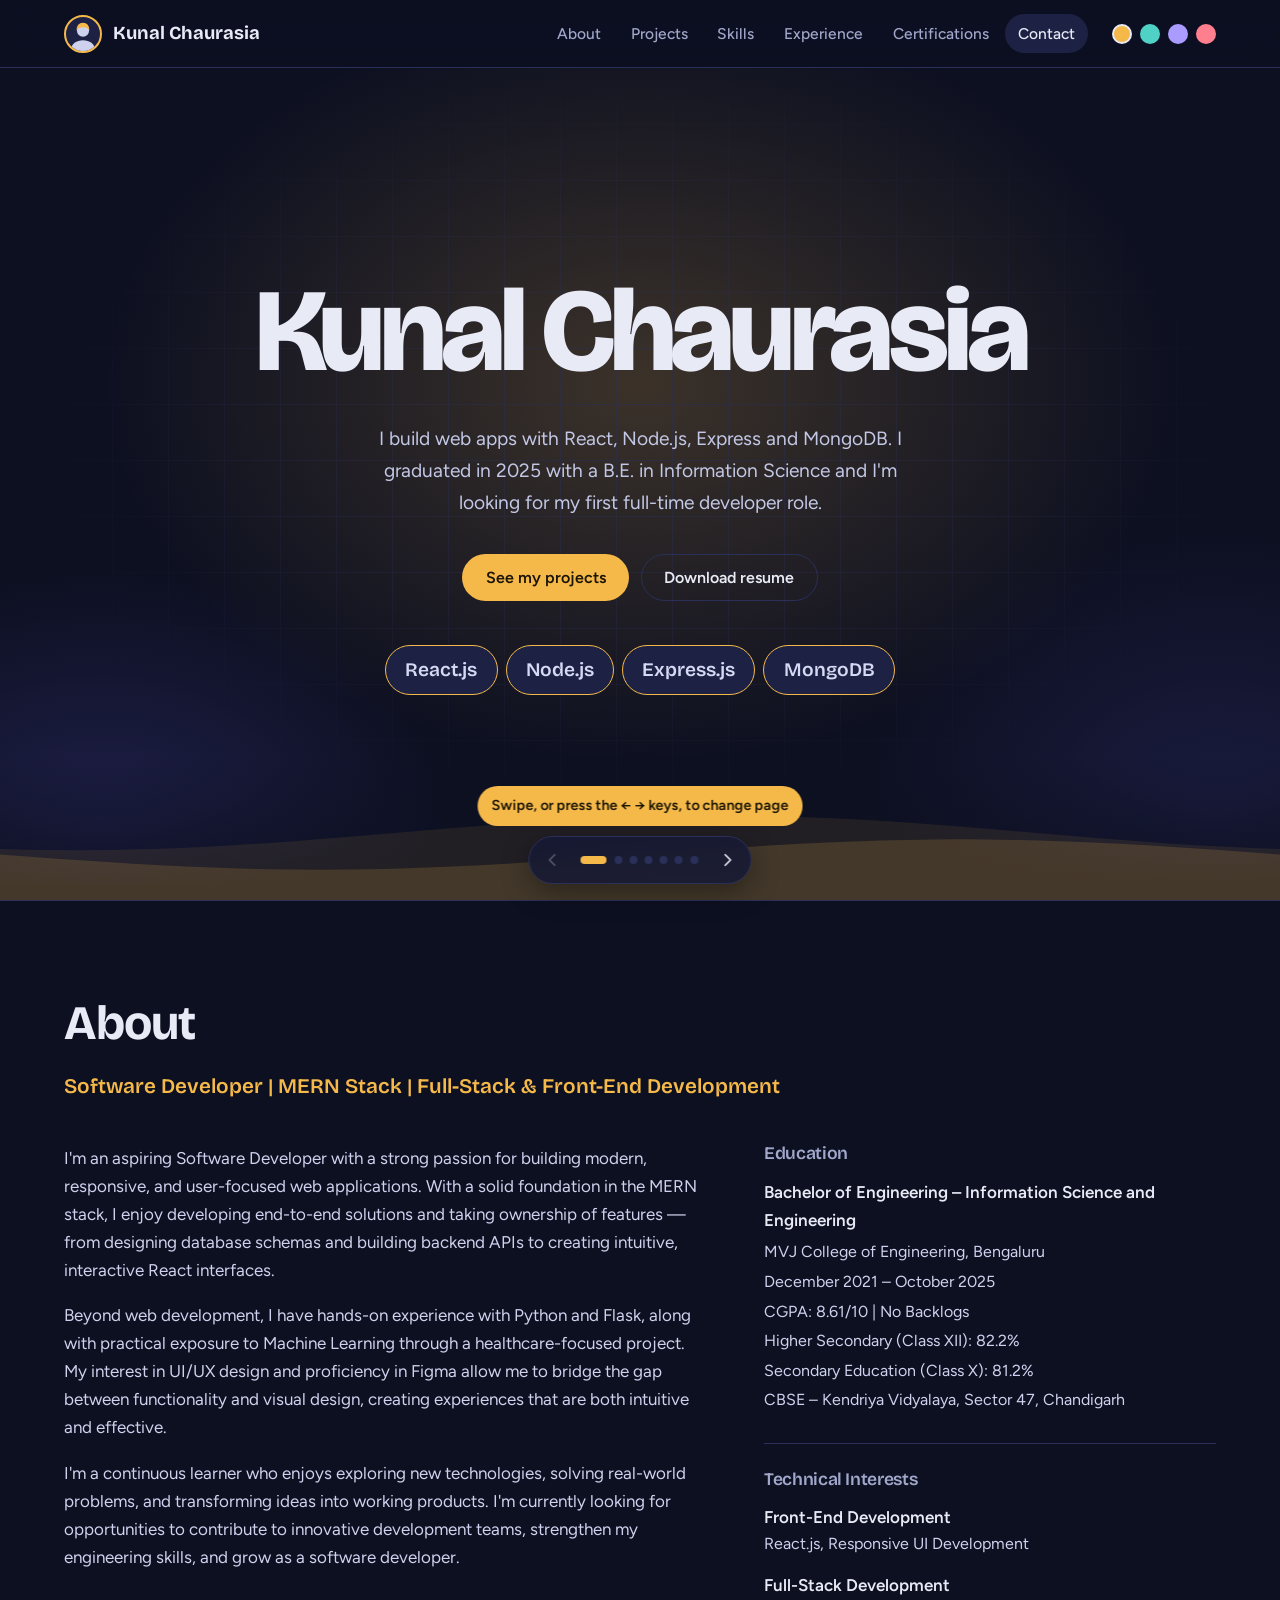
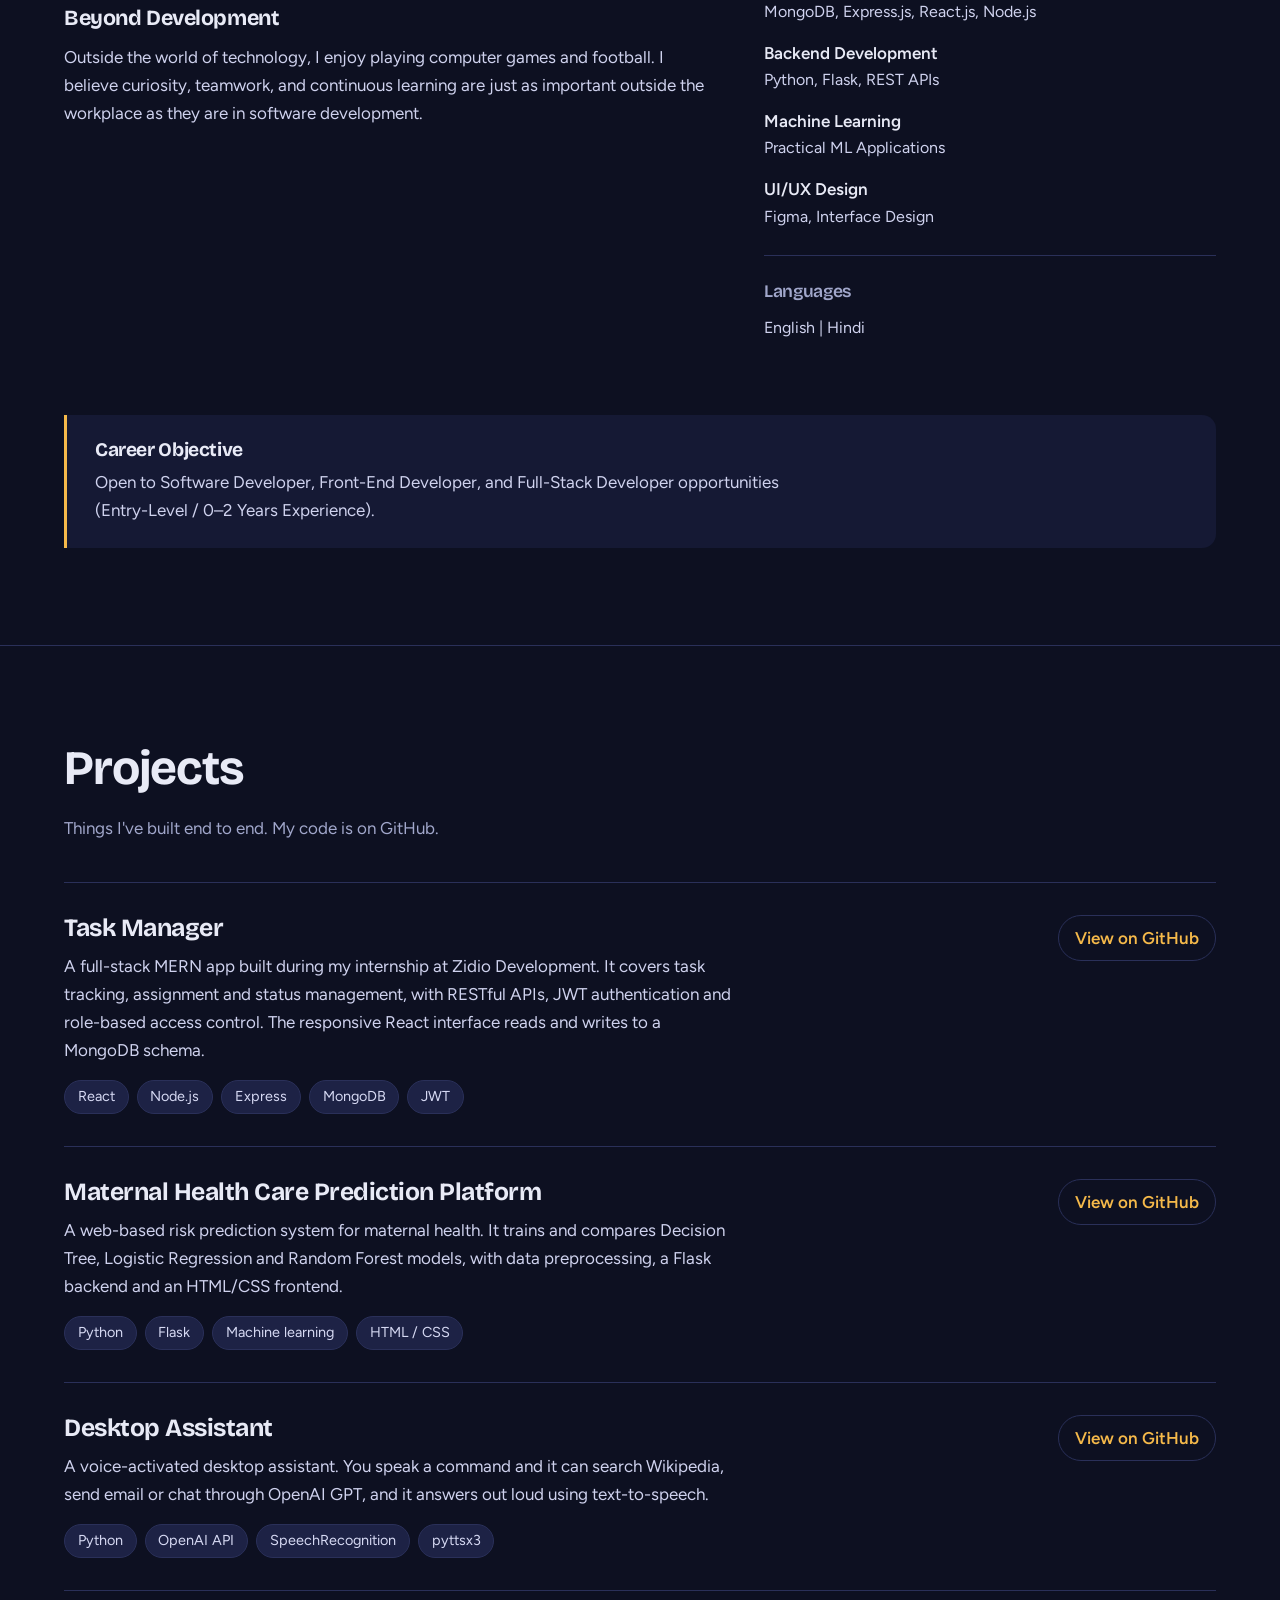
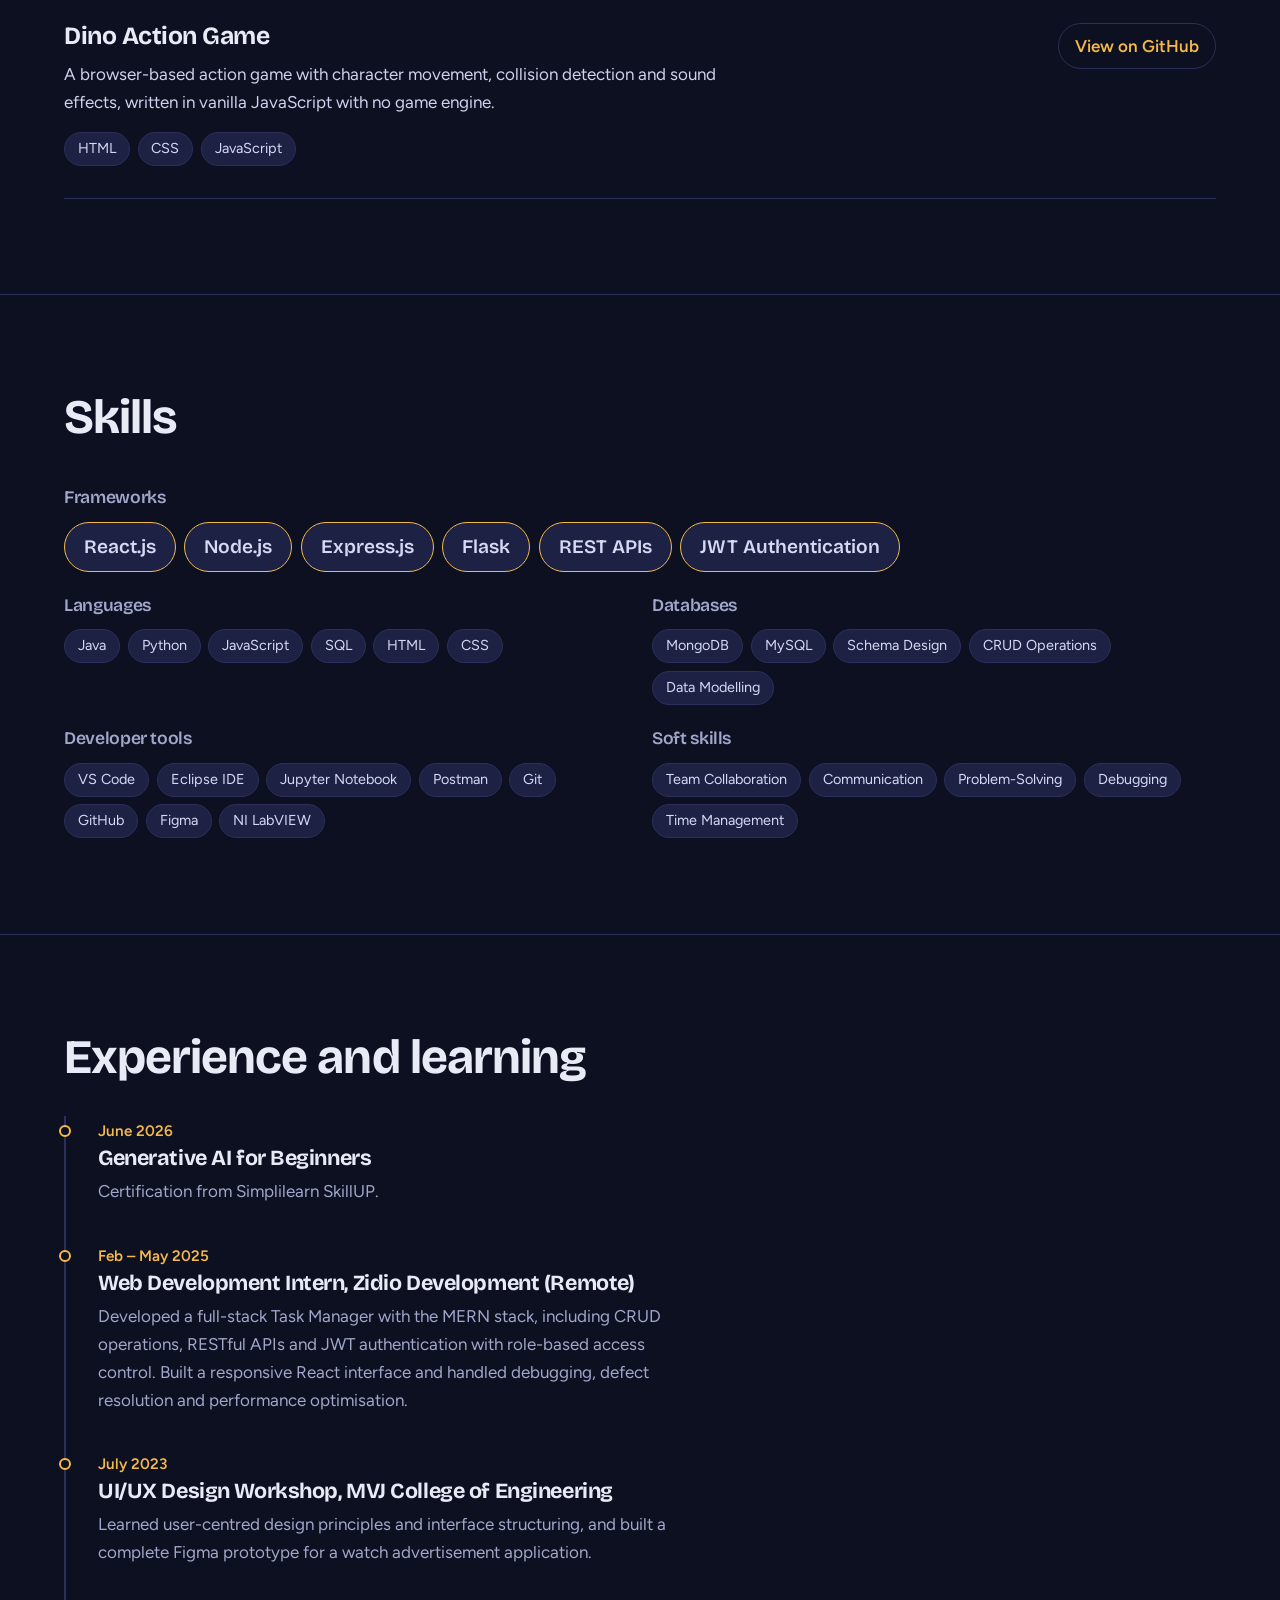
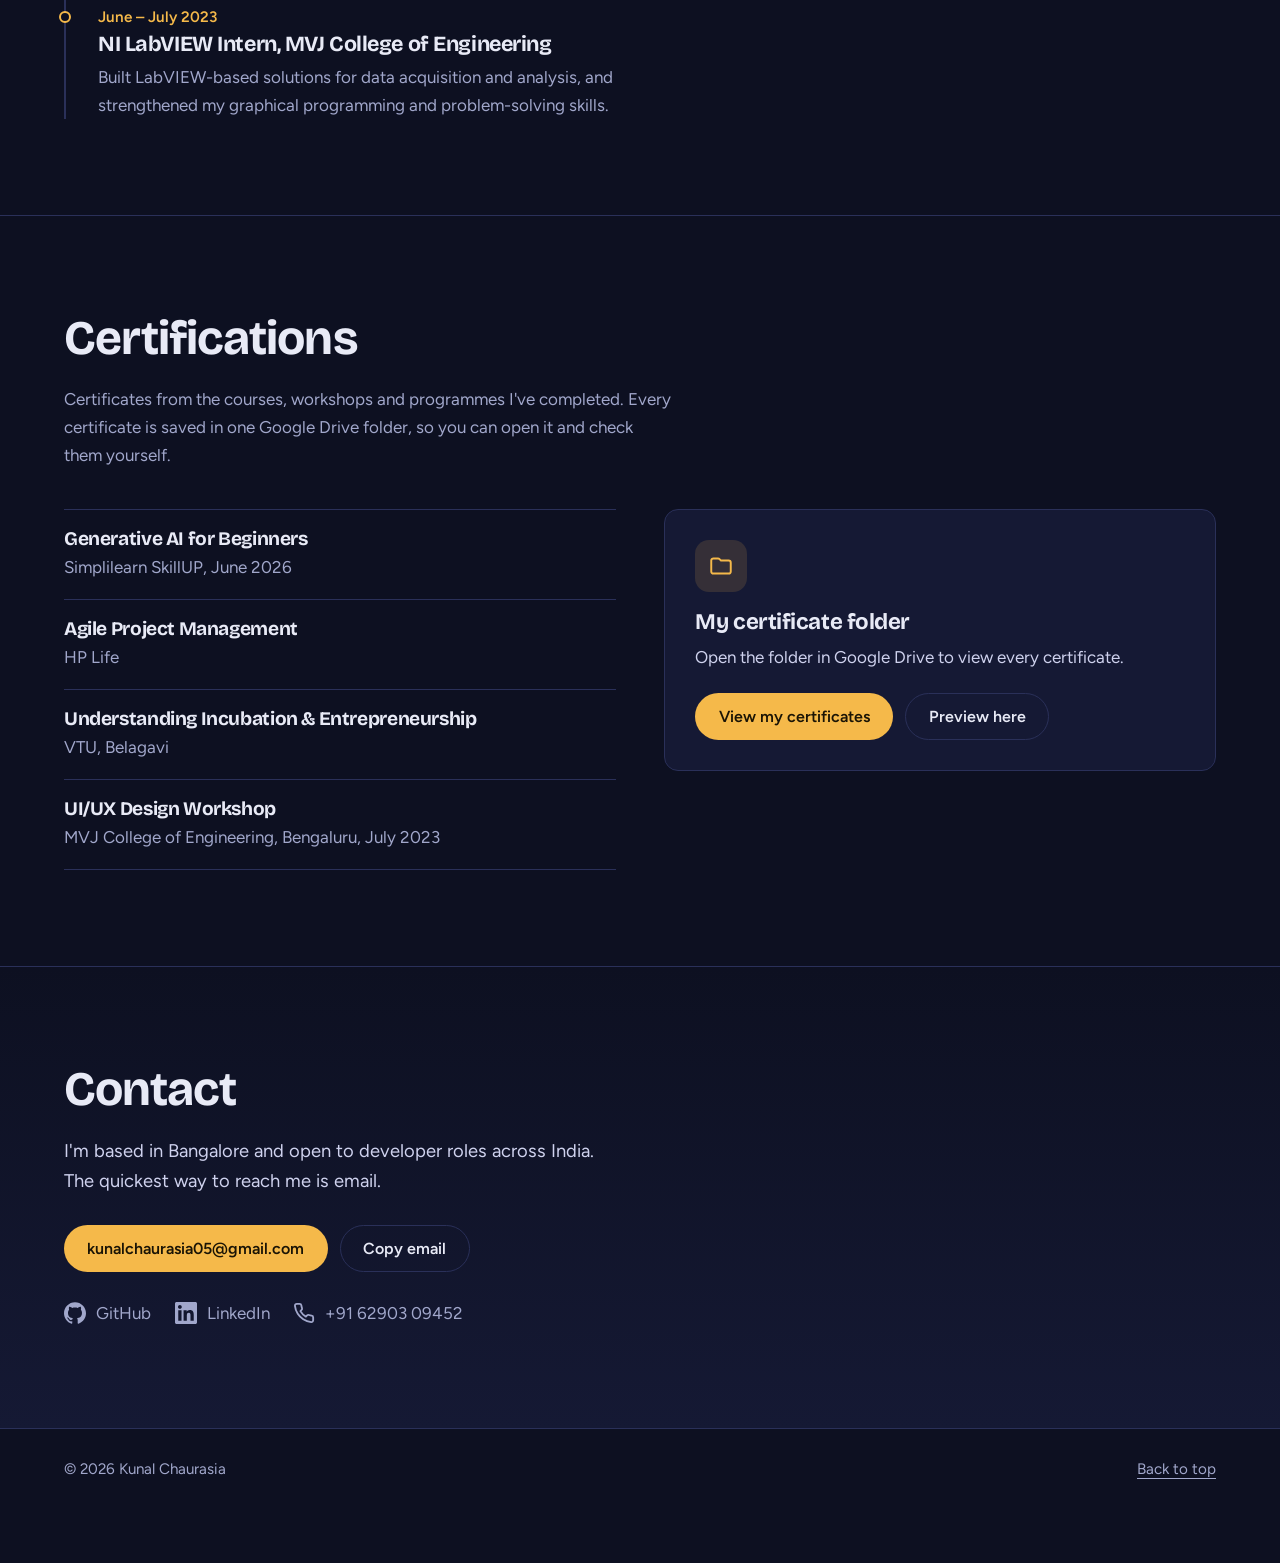
<file: index.html>
<!DOCTYPE html>
<html lang="en" data-accent="amber" data-bs-theme="dark">
<head>
  <meta charset="UTF-8">
  <meta name="viewport" content="width=device-width, initial-scale=1">
  <title>Kunal Chaurasia – Full-Stack Developer</title>
  <meta name="description" content="Portfolio of Kunal Chaurasia, a MERN stack developer and 2025 Information Science graduate based in Bangalore.">
  <meta name="color-scheme" content="dark">
  <meta name="theme-color" content="#0d1021">

  <link rel="preconnect" href="https://fonts.googleapis.com">
  <link rel="preconnect" href="https://fonts.gstatic.com" crossorigin>
  <link href="https://fonts.googleapis.com/css2?family=Bricolage+Grotesque:opsz,wght@12..96,500;12..96,700;12..96,800&family=Figtree:wght@400;500;600&family=JetBrains+Mono:wght@400;500&display=swap" rel="stylesheet">
  <!-- Bootstrap 5.3.3 (bundled in this folder) supplies the grid, spacing and flex utilities; style.css adds the theme on top -->
  <link rel="stylesheet" href="bootstrap.min.css?v=8">
  <link rel="stylesheet" href="style.css?v=8">
  <script src="script.js?v=8" defer></script>
</head>
<body>
  <a class="skip-link" href="#main">Skip to content</a>

  <header class="site-header">
    <div class="container header-inner">
      <a class="brand" href="#top" aria-label="Kunal Chaurasia, back to top">
        <span class="avatar" aria-hidden="true">
          <svg viewBox="0 0 40 40" focusable="false">
            <path class="avatar-body" d="M5 40c1.2-8.6 7.4-12.6 15-12.6S33.8 31.4 35 40z"/>
            <circle class="avatar-body" cx="20" cy="16" r="7.2"/>
            <path class="avatar-hair" d="M12.6 15.6c-.4-5.2 2.8-8.8 7.4-8.8s7.8 3.6 7.4 8.8c-1.6-2.5-4-3.5-7.4-3.5s-5.8 1-7.4 3.5z"/>
          </svg>
        </span>
        <span>Kunal Chaurasia</span>
      </a>

      <nav id="site-nav" class="site-nav" aria-label="Primary">
        <a href="#about">About</a>
        <a href="#projects">Projects</a>
        <a href="#skills">Skills</a>
        <a href="#experience">Experience</a>
        <a href="#certifications">Certifications</a>
        <a href="#contact">Contact</a>
      </nav>

      <div class="header-tools">
        <div class="swatches" role="group" aria-label="Accent colour">
          <button type="button" class="swatch" data-accent-choice="amber" aria-label="Amber accent" aria-pressed="true"></button>
          <button type="button" class="swatch" data-accent-choice="teal" aria-label="Teal accent" aria-pressed="false"></button>
          <button type="button" class="swatch" data-accent-choice="violet" aria-label="Violet accent" aria-pressed="false"></button>
          <button type="button" class="swatch" data-accent-choice="coral" aria-label="Coral accent" aria-pressed="false"></button>
        </div>
        <button type="button" class="menu-toggle" aria-expanded="false" aria-controls="site-nav" aria-label="Open menu">
          <span></span><span></span>
        </button>
      </div>
    </div>
  </header>

  <main id="main">
    <!-- Hero -->
    <section class="hero" id="top">
      <div class="hero-bg" aria-hidden="true"></div>
      <div class="hero-waves" aria-hidden="true">
        <svg class="wave wave-back" viewBox="0 0 2400 120" preserveAspectRatio="none" focusable="false"><path d="M0,72.9 L25,73.5 L50,73.9 L75,74.0 L100,73.8 L125,73.4 L150,72.6 L175,71.7 L200,70.5 L225,69.1 L250,67.5 L275,65.7 L300,63.8 L325,61.8 L350,59.7 L375,57.6 L400,55.6 L425,53.5 L450,51.6 L475,49.7 L500,48.0 L525,46.4 L550,45.1 L575,44.0 L600,43.1 L625,42.5 L650,42.1 L675,42.0 L700,42.2 L725,42.6 L750,43.4 L775,44.3 L800,45.5 L825,46.9 L850,48.5 L875,50.3 L900,52.2 L925,54.2 L950,56.3 L975,58.4 L1000,60.4 L1025,62.5 L1050,64.4 L1075,66.3 L1100,68.0 L1125,69.6 L1150,70.9 L1175,72.0 L1200,72.9 L1225,73.5 L1250,73.9 L1275,74.0 L1300,73.8 L1325,73.4 L1350,72.6 L1375,71.7 L1400,70.5 L1425,69.1 L1450,67.5 L1475,65.7 L1500,63.8 L1525,61.8 L1550,59.7 L1575,57.6 L1600,55.6 L1625,53.5 L1650,51.6 L1675,49.7 L1700,48.0 L1725,46.4 L1750,45.1 L1775,44.0 L1800,43.1 L1825,42.5 L1850,42.1 L1875,42.0 L1900,42.2 L1925,42.6 L1950,43.4 L1975,44.3 L2000,45.5 L2025,46.9 L2050,48.5 L2075,50.3 L2100,52.2 L2125,54.2 L2150,56.3 L2175,58.4 L2200,60.4 L2225,62.5 L2250,64.4 L2275,66.3 L2300,68.0 L2325,69.6 L2350,70.9 L2375,72.0 L2400,72.9 L2400,120 L0,120 Z"/></svg>
        <svg class="wave wave-front" viewBox="0 0 2400 120" preserveAspectRatio="none" focusable="false"><path d="M0,78.0 L25,79.8 L50,81.6 L75,83.4 L100,85.0 L125,86.5 L150,87.9 L175,89.1 L200,90.1 L225,90.9 L250,91.5 L275,91.9 L300,92.0 L325,91.9 L350,91.5 L375,90.9 L400,90.1 L425,89.1 L450,87.9 L475,86.5 L500,85.0 L525,83.4 L550,81.6 L575,79.8 L600,78.0 L625,76.2 L650,74.4 L675,72.6 L700,71.0 L725,69.5 L750,68.1 L775,66.9 L800,65.9 L825,65.1 L850,64.5 L875,64.1 L900,64.0 L925,64.1 L950,64.5 L975,65.1 L1000,65.9 L1025,66.9 L1050,68.1 L1075,69.5 L1100,71.0 L1125,72.6 L1150,74.4 L1175,76.2 L1200,78.0 L1225,79.8 L1250,81.6 L1275,83.4 L1300,85.0 L1325,86.5 L1350,87.9 L1375,89.1 L1400,90.1 L1425,90.9 L1450,91.5 L1475,91.9 L1500,92.0 L1525,91.9 L1550,91.5 L1575,90.9 L1600,90.1 L1625,89.1 L1650,87.9 L1675,86.5 L1700,85.0 L1725,83.4 L1750,81.6 L1775,79.8 L1800,78.0 L1825,76.2 L1850,74.4 L1875,72.6 L1900,71.0 L1925,69.5 L1950,68.1 L1975,66.9 L2000,65.9 L2025,65.1 L2050,64.5 L2075,64.1 L2100,64.0 L2125,64.1 L2150,64.5 L2175,65.1 L2200,65.9 L2225,66.9 L2250,68.1 L2275,69.5 L2300,71.0 L2325,72.6 L2350,74.4 L2375,76.2 L2400,78.0 L2400,120 L0,120 Z"/></svg>
      </div>
      <div class="container hero-inner text-center">
        <h1>Kunal Chaurasia</h1>
        <p class="hero-lead">
          I build web apps with React, Node.js, Express and MongoDB.
          I graduated in 2025 with a B.E. in Information Science and I'm looking for my first full-time developer role.
        </p>
        <div class="hero-actions d-flex flex-wrap justify-content-center">
          <a class="button button-primary" href="#projects">See my projects</a>
          <a class="button button-ghost" href="Kunal_Chaurasia_Resume.pdf" download>Download resume</a>
        </div>
        <ul class="tags tags-lg hero-stack d-flex flex-wrap justify-content-center" aria-label="Core stack">
          <li>React.js</li><li>Node.js</li><li>Express.js</li><li>MongoDB</li>
        </ul>
      </div>
    </section>

    <!-- About -->
    <section class="section" id="about">
      <div class="container">
        <h2>About</h2>
        <p class="about-headline">Software Developer | MERN Stack | Full-Stack &amp; Front-End Development</p>

        <div class="row g-5">
          <div class="col-lg-7">
            <div class="prose">
              <p>
                I'm an aspiring Software Developer with a strong passion for building modern, responsive, and user-focused web applications.
                With a solid foundation in the MERN stack, I enjoy developing end-to-end solutions and taking ownership of features &mdash;
                from designing database schemas and building backend APIs to creating intuitive, interactive React interfaces.
              </p>
              <p>
                Beyond web development, I have hands-on experience with Python and Flask, along with practical exposure to Machine Learning
                through a healthcare-focused project. My interest in UI/UX design and proficiency in Figma allow me to bridge the gap between
                functionality and visual design, creating experiences that are both intuitive and effective.
              </p>
              <p>
                I'm a continuous learner who enjoys exploring new technologies, solving real-world problems, and transforming ideas into
                working products. I'm currently looking for opportunities to contribute to innovative development teams, strengthen my
                engineering skills, and grow as a software developer.
              </p>

              <h3 class="prose-heading">Beyond Development</h3>
              <p>
                Outside the world of technology, I enjoy playing computer games and football. I believe curiosity, teamwork, and continuous
                learning are just as important outside the workplace as they are in software development.
              </p>
            </div>
          </div>

          <div class="col-lg-5">
            <div class="info-block">
              <h3>Education</h3>
              <p class="edu-degree">Bachelor of Engineering &ndash; Information Science and Engineering</p>
              <p class="edu-line">MVJ College of Engineering, Bengaluru</p>
              <p class="edu-line">December 2021 &ndash; October 2025</p>
              <p class="edu-line">CGPA: 8.61/10 | No Backlogs</p>
              <p class="edu-line">Higher Secondary (Class XII): 82.2%</p>
              <p class="edu-line">Secondary Education (Class X): 81.2%</p>
              <p class="edu-line">CBSE &ndash; Kendriya Vidyalaya, Sector 47, Chandigarh</p>
            </div>

            <div class="info-block">
              <h3>Technical Interests</h3>
              <dl class="interest-list">
                <div><dt>Front-End Development</dt><dd>React.js, Responsive UI Development</dd></div>
                <div><dt>Full-Stack Development</dt><dd>MongoDB, Express.js, React.js, Node.js</dd></div>
                <div><dt>Backend Development</dt><dd>Python, Flask, REST APIs</dd></div>
                <div><dt>Machine Learning</dt><dd>Practical ML Applications</dd></div>
                <div><dt>UI/UX Design</dt><dd>Figma, Interface Design</dd></div>
              </dl>
            </div>

            <div class="info-block">
              <h3>Languages</h3>
              <p class="edu-line mb-0">English | Hindi</p>
            </div>
          </div>
        </div>

        <aside class="callout">
          <h3>Career Objective</h3>
          <p>Open to Software Developer, Front-End Developer, and Full-Stack Developer opportunities (Entry-Level / 0&ndash;2 Years Experience).</p>
        </aside>
      </div>
    </section>

    <!-- Projects -->
    <section class="section" id="projects">
      <div class="container">
        <h2>Projects</h2>
        <p class="section-intro">Things I've built end to end. My code is on GitHub.</p>

        <ol class="project-list">
          <li class="project d-flex flex-column flex-md-row justify-content-between gap-3 gap-md-4">
            <div class="project-main">
              <h3>Task Manager</h3>
              <p>
                A full-stack MERN app built during my internship at Zidio Development. It covers task tracking,
                assignment and status management, with RESTful APIs, JWT authentication and role-based access control.
                The responsive React interface reads and writes to a MongoDB schema.
              </p>
              <ul class="tags" aria-label="Technologies">
                <li>React</li><li>Node.js</li><li>Express</li><li>MongoDB</li><li>JWT</li>
              </ul>
            </div>
            <div class="project-links">
              <a href="https://github.com/Kunal4k/Task-Manager" target="_blank" rel="noopener">View on GitHub</a>
            </div>
          </li>

          <li class="project d-flex flex-column flex-md-row justify-content-between gap-3 gap-md-4">
            <div class="project-main">
              <h3>Maternal Health Care Prediction Platform</h3>
              <p>
                A web-based risk prediction system for maternal health. It trains and compares Decision Tree,
                Logistic Regression and Random Forest models, with data preprocessing, a Flask backend
                and an HTML/CSS frontend.
              </p>
              <ul class="tags" aria-label="Technologies">
                <li>Python</li><li>Flask</li><li>Machine learning</li><li>HTML / CSS</li>
              </ul>
            </div>
            <div class="project-links">
              <a href="https://github.com/Kunal4k" target="_blank" rel="noopener">View on GitHub</a>
            </div>
          </li>

          <li class="project d-flex flex-column flex-md-row justify-content-between gap-3 gap-md-4">
            <div class="project-main">
              <h3>Desktop Assistant</h3>
              <p>
                A voice-activated desktop assistant. You speak a command and it can search Wikipedia,
                send email or chat through OpenAI GPT, and it answers out loud using text-to-speech.
              </p>
              <ul class="tags" aria-label="Technologies">
                <li>Python</li><li>OpenAI API</li><li>SpeechRecognition</li><li>pyttsx3</li>
              </ul>
            </div>
            <div class="project-links">
              <a href="https://github.com/Kunal4k/Desktop_assistant" target="_blank" rel="noopener">View on GitHub</a>
            </div>
          </li>

          <li class="project d-flex flex-column flex-md-row justify-content-between gap-3 gap-md-4">
            <div class="project-main">
              <h3>Dino Action Game</h3>
              <p>
                A browser-based action game with character movement, collision detection and sound effects,
                written in vanilla JavaScript with no game engine.
              </p>
              <ul class="tags" aria-label="Technologies">
                <li>HTML</li><li>CSS</li><li>JavaScript</li>
              </ul>
            </div>
            <div class="project-links">
              <a href="https://github.com/Kunal4k/DinoActionGame" target="_blank" rel="noopener">View on GitHub</a>
            </div>
          </li>
        </ol>
      </div>
    </section>

    <!-- Skills -->
    <section class="section" id="skills">
      <div class="container">
        <h2>Skills</h2>
        <div class="row g-4 mt-1">
          <div class="col-12 skill-group">
            <h3>Frameworks</h3>
            <ul class="tags tags-lg">
              <li>React.js</li><li>Node.js</li><li>Express.js</li><li>Flask</li><li>REST APIs</li><li>JWT Authentication</li>
            </ul>
          </div>
          <div class="col-md-6 skill-group">
            <h3>Languages</h3>
            <ul class="tags">
              <li>Java</li><li>Python</li><li>JavaScript</li><li>SQL</li><li>HTML</li><li>CSS</li>
            </ul>
          </div>
          <div class="col-md-6 skill-group">
            <h3>Databases</h3>
            <ul class="tags">
              <li>MongoDB</li><li>MySQL</li><li>Schema Design</li><li>CRUD Operations</li><li>Data Modelling</li>
            </ul>
          </div>
          <div class="col-md-6 skill-group">
            <h3>Developer tools</h3>
            <ul class="tags">
              <li>VS Code</li><li>Eclipse IDE</li><li>Jupyter Notebook</li><li>Postman</li><li>Git</li><li>GitHub</li><li>Figma</li><li>NI LabVIEW</li>
            </ul>
          </div>
          <div class="col-md-6 skill-group">
            <h3>Soft skills</h3>
            <ul class="tags">
              <li>Team Collaboration</li><li>Communication</li><li>Problem-Solving</li><li>Debugging</li><li>Time Management</li>
            </ul>
          </div>
        </div>
      </div>
    </section>

    <!-- Experience -->
    <section class="section" id="experience">
      <div class="container">
        <h2>Experience and learning</h2>
        <ol class="timeline">
          <li>
            <time>June 2026</time>
            <h3>Generative AI for Beginners</h3>
            <p>Certification from Simplilearn SkillUP.</p>
          </li>
          <li>
            <time>Feb – May 2025</time>
            <h3>Web Development Intern, Zidio Development (Remote)</h3>
            <p>
              Developed a full-stack Task Manager with the MERN stack, including CRUD operations, RESTful APIs and JWT authentication
              with role-based access control. Built a responsive React interface and handled debugging, defect resolution and performance optimisation.
            </p>
          </li>
          <li>
            <time>July 2023</time>
            <h3>UI/UX Design Workshop, MVJ College of Engineering</h3>
            <p>
              Learned user-centred design principles and interface structuring, and built a complete Figma prototype
              for a watch advertisement application.
            </p>
          </li>
          <li>
            <time>June – July 2023</time>
            <h3>NI LabVIEW Intern, MVJ College of Engineering</h3>
            <p>
              Built LabVIEW-based solutions for data acquisition and analysis, and strengthened my graphical programming
              and problem-solving skills.
            </p>
          </li>
        </ol>
      </div>
    </section>

    <!-- Certifications -->
    <section class="section" id="certifications">
      <div class="container">
        <h2>Certifications</h2>
        <p class="section-intro">
          Certificates from the courses, workshops and programmes I've completed.
          Every certificate is saved in one Google Drive folder, so you can open it and check them yourself.
        </p>

        <div class="row g-5 align-items-start">
          <div class="col-lg-6">
            <ul class="cert-list">
              <li class="cert-item">
                <h3>Generative AI for Beginners</h3>
                <p>Simplilearn SkillUP, June 2026</p>
              </li>
              <li class="cert-item">
                <h3>Agile Project Management</h3>
                <p>HP Life</p>
              </li>
              <li class="cert-item">
                <h3>Understanding Incubation &amp; Entrepreneurship</h3>
                <p>VTU, Belagavi</p>
              </li>
              <li class="cert-item">
                <h3>UI/UX Design Workshop</h3>
                <p>MVJ College of Engineering, Bengaluru, July 2023</p>
              </li>
            </ul>
          </div>

          <div class="col-lg-6">
            <div class="cert-panel">
              <span class="cert-icon" aria-hidden="true"><svg viewBox="0 0 24 24" width="26" height="26" fill="none" stroke="currentColor" stroke-width="1.8" stroke-linecap="round" stroke-linejoin="round" aria-hidden="true" focusable="false"><path d="M3 7a2 2 0 0 1 2-2h4.2a2 2 0 0 1 1.5.67L12 7h7a2 2 0 0 1 2 2v8a2 2 0 0 1-2 2H5a2 2 0 0 1-2-2z"/></svg></span>
              <h3>My certificate folder</h3>
              <p>Open the folder in Google Drive to view every certificate.</p>
              <div class="cert-actions">
                <a class="button button-primary" href="https://drive.google.com/drive/folders/1AHcP8i8f0ASPS5n_3C3a0uqTYuSyFqg2?usp=drive_link" target="_blank" rel="noopener">View my certificates</a>
                <button type="button" class="button button-ghost" id="cert-preview-toggle" aria-expanded="false" aria-controls="cert-preview" hidden>Preview here</button>
              </div>
            </div>
          </div>
        </div>

        <div class="cert-preview" id="cert-preview" hidden>
          <iframe id="cert-frame" title="My certificates on Google Drive" data-src="https://drive.google.com/embeddedfolderview?id=1AHcP8i8f0ASPS5n_3C3a0uqTYuSyFqg2#grid" loading="lazy" referrerpolicy="no-referrer"></iframe>
          <p class="cert-note">Can't see the preview? <a href="https://drive.google.com/drive/folders/1AHcP8i8f0ASPS5n_3C3a0uqTYuSyFqg2?usp=drive_link" target="_blank" rel="noopener">Open the folder in Google Drive</a>.</p>
        </div>
      </div>
    </section>

    <!-- Contact -->
    <section class="section contact" id="contact">
      <div class="container">
        <h2>Contact</h2>
        <p class="contact-lead">
          I'm based in Bangalore and open to developer roles across India. The quickest way to reach me is email.
        </p>
        <div class="contact-actions">
          <a class="button button-primary" id="email-link" href="mailto:kunalchaurasia05@gmail.com">kunalchaurasia05@gmail.com</a>
          <button type="button" class="button button-ghost" id="copy-email">Copy email</button>
          <span class="copy-status" id="copy-status" role="status" aria-live="polite"></span>
        </div>
        <ul class="social">
          <li><a href="https://github.com/Kunal4k" target="_blank" rel="noopener"><svg class="icon" viewBox="0 0 24 24" width="22" height="22" fill="currentColor" aria-hidden="true" focusable="false"><path d="M12 .297c-6.63 0-12 5.373-12 12 0 5.303 3.438 9.8 8.205 11.385.6.113.82-.258.82-.577 0-.285-.01-1.04-.015-2.04-3.338.724-4.042-1.61-4.042-1.61C4.422 18.07 3.633 17.7 3.633 17.7c-1.087-.744.084-.729.084-.729 1.205.084 1.838 1.236 1.838 1.236 1.07 1.835 2.809 1.305 3.495.998.108-.776.417-1.305.76-1.605-2.665-.3-5.466-1.332-5.466-5.93 0-1.31.465-2.38 1.235-3.22-.135-.303-.54-1.523.105-3.176 0 0 1.005-.322 3.3 1.23.96-.267 1.98-.399 3-.405 1.02.006 2.04.138 3 .405 2.28-1.552 3.285-1.23 3.285-1.23.645 1.653.24 2.873.12 3.176.765.84 1.23 1.91 1.23 3.22 0 4.61-2.805 5.625-5.475 5.92.42.36.81 1.096.81 2.22 0 1.606-.015 2.896-.015 3.286 0 .315.21.69.825.57C20.565 22.092 24 17.592 24 12.297c0-6.627-5.373-12-12-12"/></svg><span>GitHub</span></a></li>
          <li><a href="https://www.linkedin.com/in/kunal-chaurasia-3b6169266/" target="_blank" rel="noopener"><svg class="icon" viewBox="0 0 24 24" width="22" height="22" fill="currentColor" aria-hidden="true" focusable="false"><path d="M20.447 20.452h-3.554v-5.569c0-1.328-.027-3.037-1.852-3.037-1.853 0-2.136 1.445-2.136 2.939v5.667H9.351V9h3.414v1.561h.046c.477-.9 1.637-1.85 3.37-1.85 3.601 0 4.267 2.37 4.267 5.455v6.286zM5.337 7.433c-1.144 0-2.063-.926-2.063-2.065 0-1.138.92-2.063 2.063-2.063 1.14 0 2.064.925 2.064 2.063 0 1.139-.925 2.065-2.064 2.065zm1.782 13.019H3.555V9h3.564v11.452zM22.225 0H1.771C.792 0 0 .774 0 1.729v20.542C0 23.227.792 24 1.771 24h20.451C23.2 24 24 23.227 24 22.271V1.729C24 .774 23.2 0 22.222 0h.003z"/></svg><span>LinkedIn</span></a></li>
          <li><a href="tel:+916290309452"><svg class="icon" viewBox="0 0 24 24" width="22" height="22" fill="none" stroke="currentColor" stroke-width="2" stroke-linecap="round" stroke-linejoin="round" aria-hidden="true" focusable="false"><path d="M22 16.92v3a2 2 0 0 1-2.18 2 19.79 19.79 0 0 1-8.63-3.07 19.5 19.5 0 0 1-6-6 19.79 19.79 0 0 1-3.07-8.67A2 2 0 0 1 4.11 2h3a2 2 0 0 1 2 1.72 12.84 12.84 0 0 0 .7 2.81 2 2 0 0 1-.45 2.11L8.09 9.91a16 16 0 0 0 6 6l1.27-1.27a2 2 0 0 1 2.11-.45 12.84 12.84 0 0 0 2.81.7A2 2 0 0 1 22 16.92z"/></svg><span>+91 62903 09452</span></a></li>
        </ul>
      </div>
    </section>
  </main>

  <footer class="site-footer">
    <div class="container">
      <p>&copy; <span id="year">2026</span> Kunal Chaurasia</p>
      <a href="#top">Back to top</a>
    </div>
  </footer>

  <!-- Page pager: appears when scripting is available; swipe left/right or use it to change page -->
  <div class="pager" id="pager" role="group" aria-label="Page navigation" hidden>
    <p class="pager-hint" aria-hidden="true"></p>
    <button type="button" class="pager-btn" data-pager-prev aria-label="Previous page"><svg viewBox="0 0 24 24" width="18" height="18" fill="none" stroke="currentColor" stroke-width="2.2" stroke-linecap="round" stroke-linejoin="round" aria-hidden="true" focusable="false"><path d="M15 5l-7 7 7 7"/></svg></button>
    <div class="pager-dots"></div>
    <button type="button" class="pager-btn" data-pager-next aria-label="Next page"><svg viewBox="0 0 24 24" width="18" height="18" fill="none" stroke="currentColor" stroke-width="2.2" stroke-linecap="round" stroke-linejoin="round" aria-hidden="true" focusable="false"><path d="M9 5l7 7-7 7"/></svg></button>
    <span class="visually-hidden" role="status" aria-live="polite"></span>
  </div>
</body>
</html>
</file>
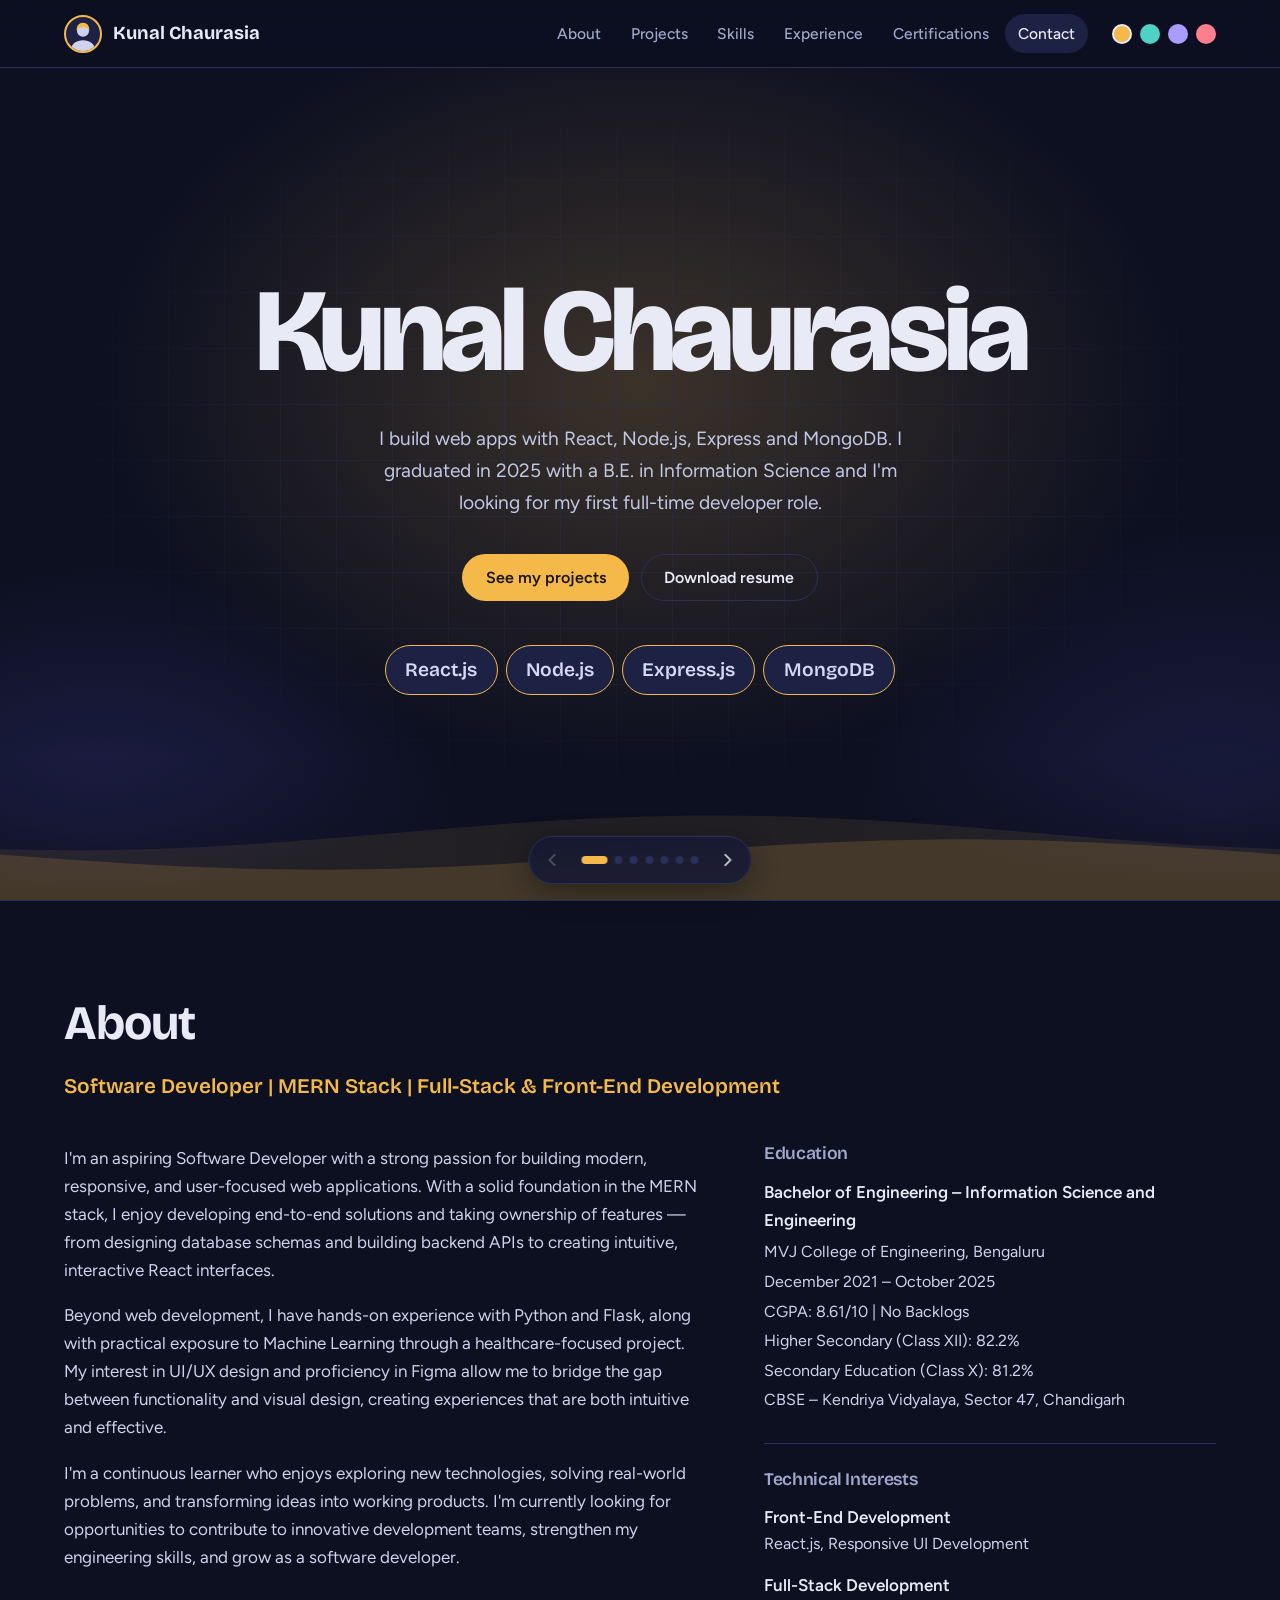
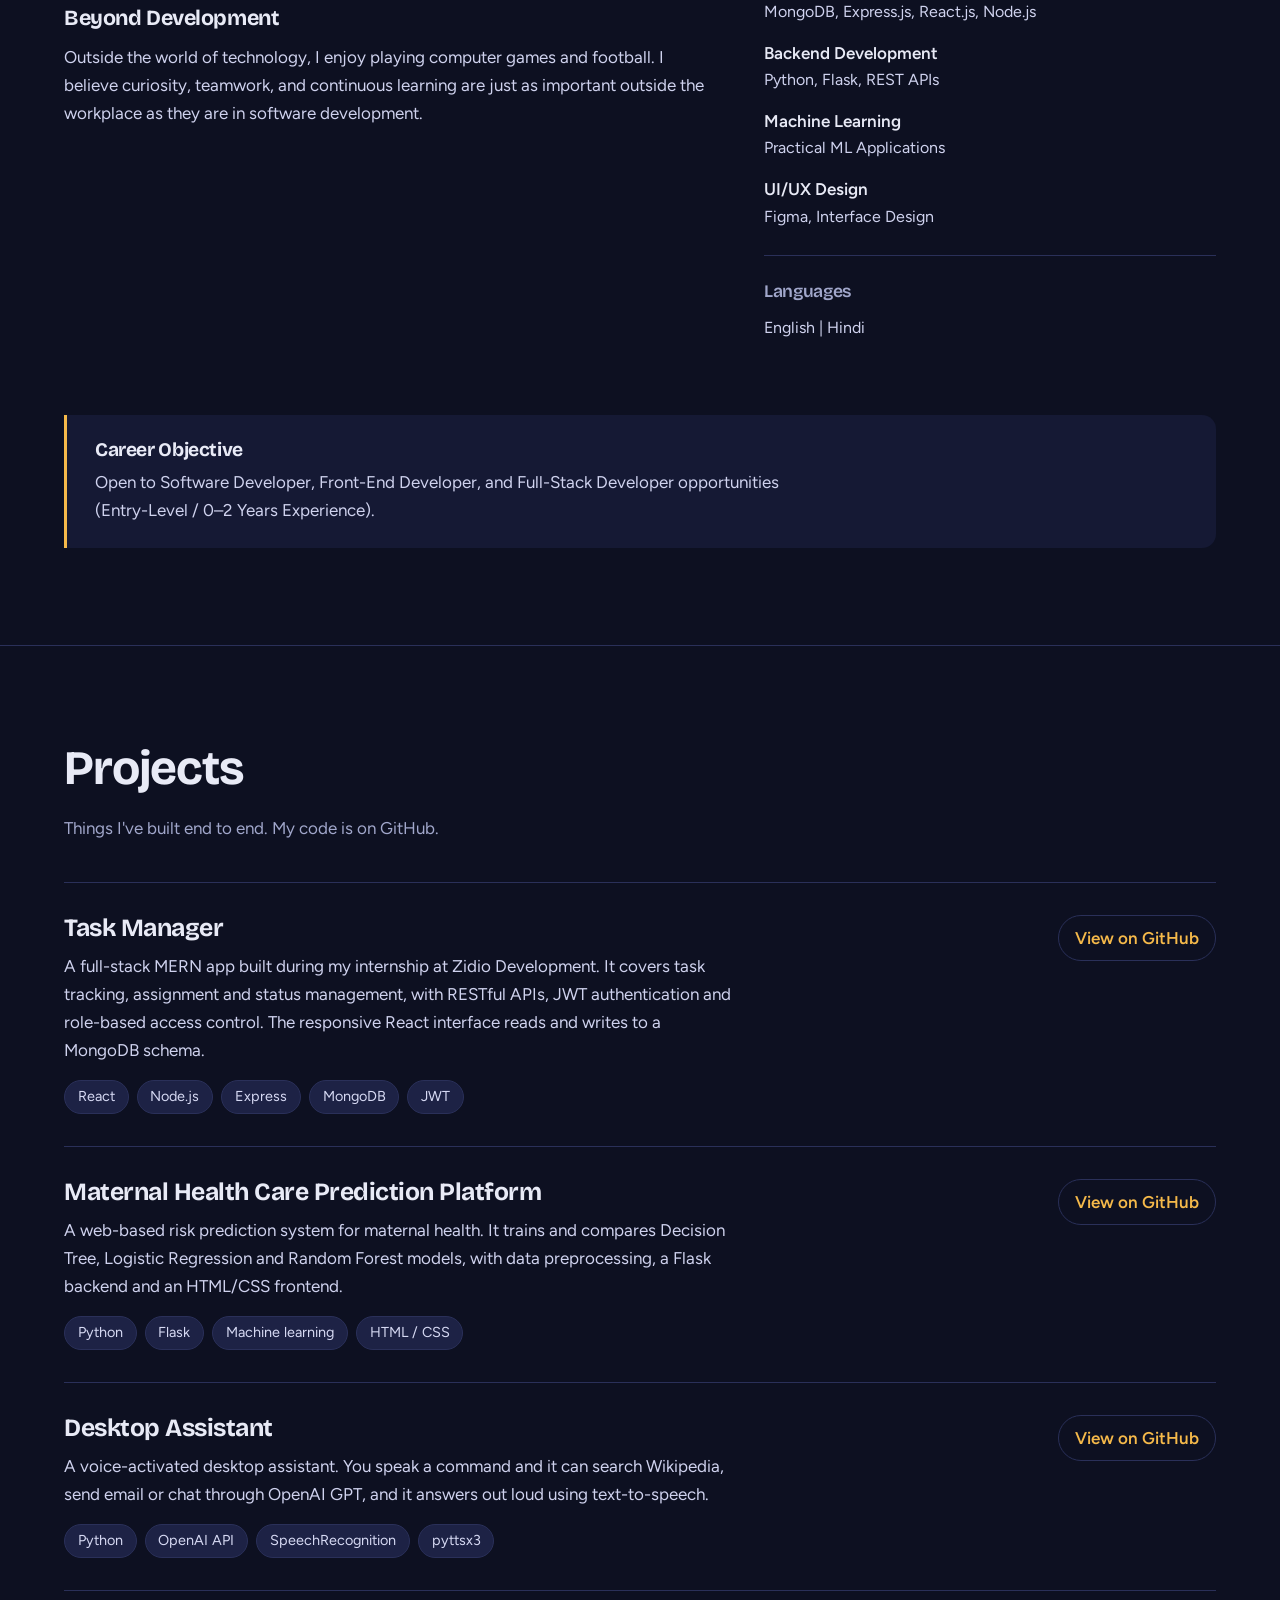
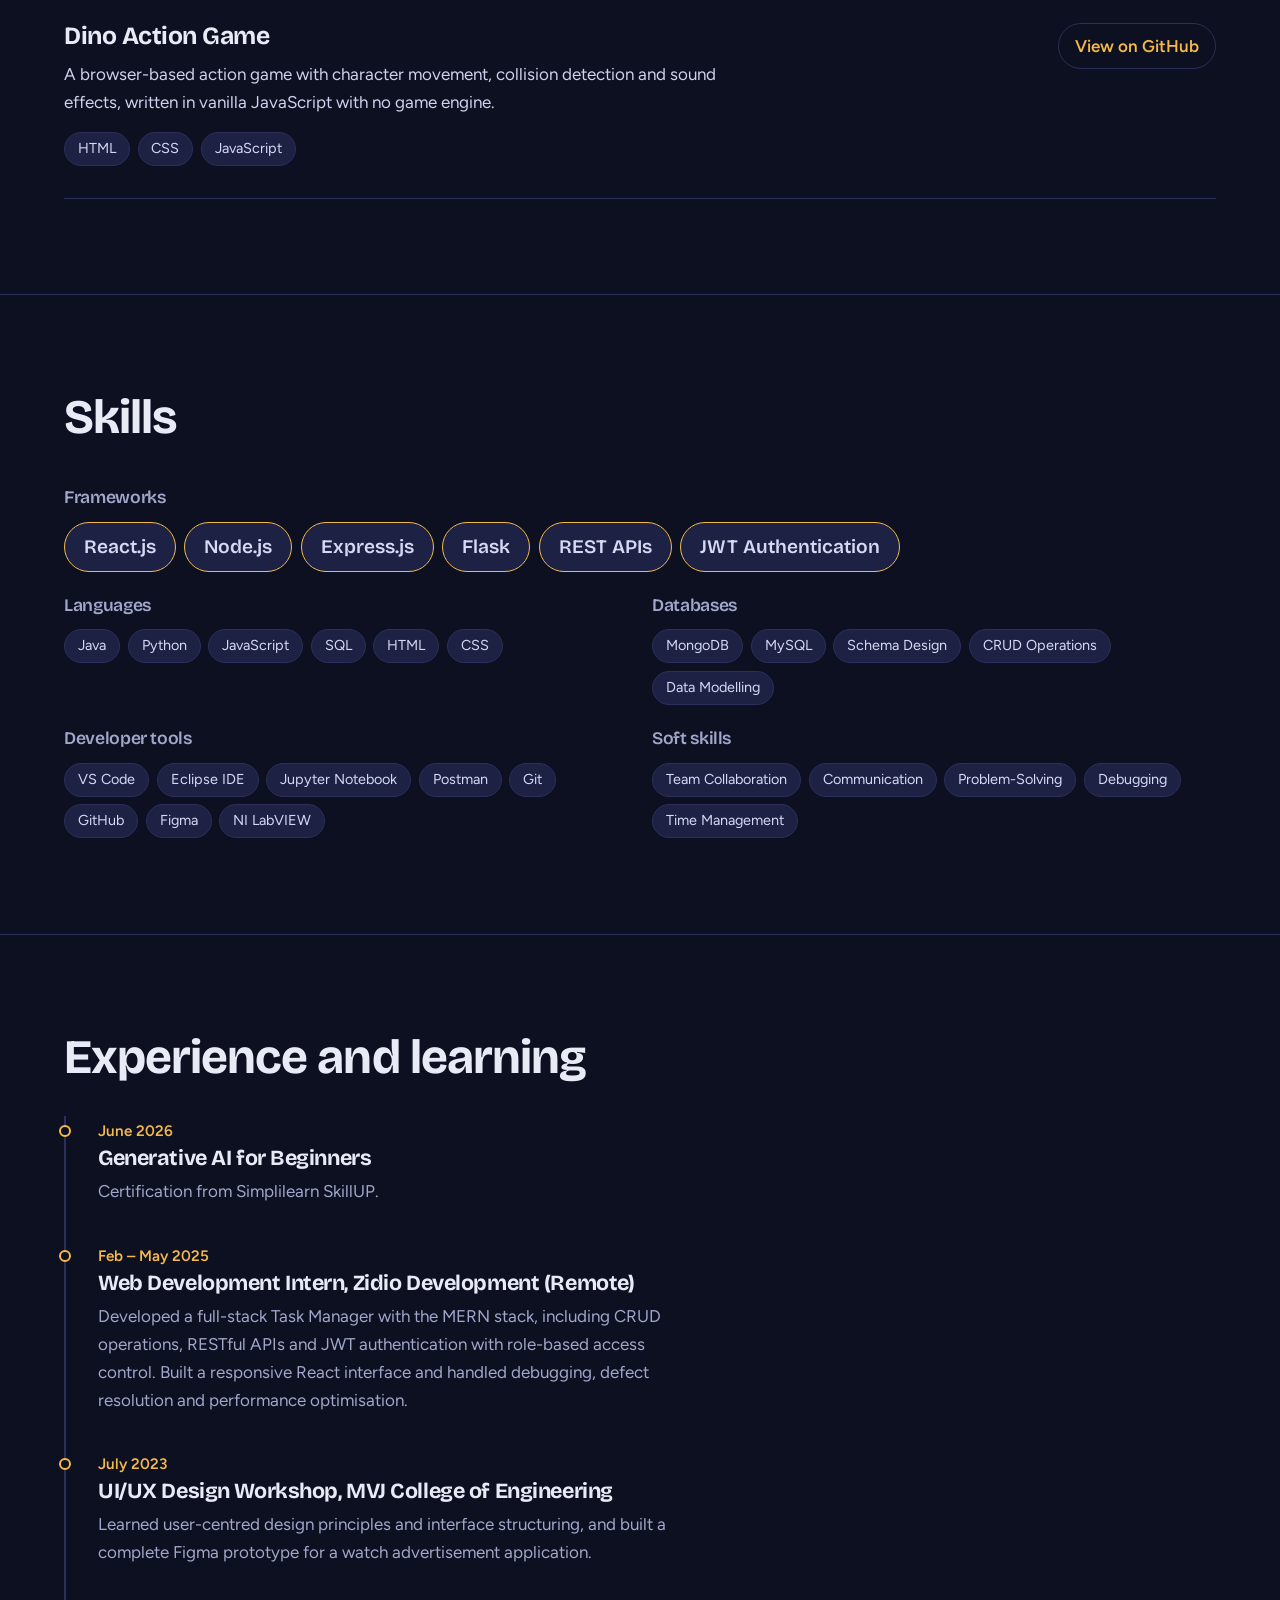
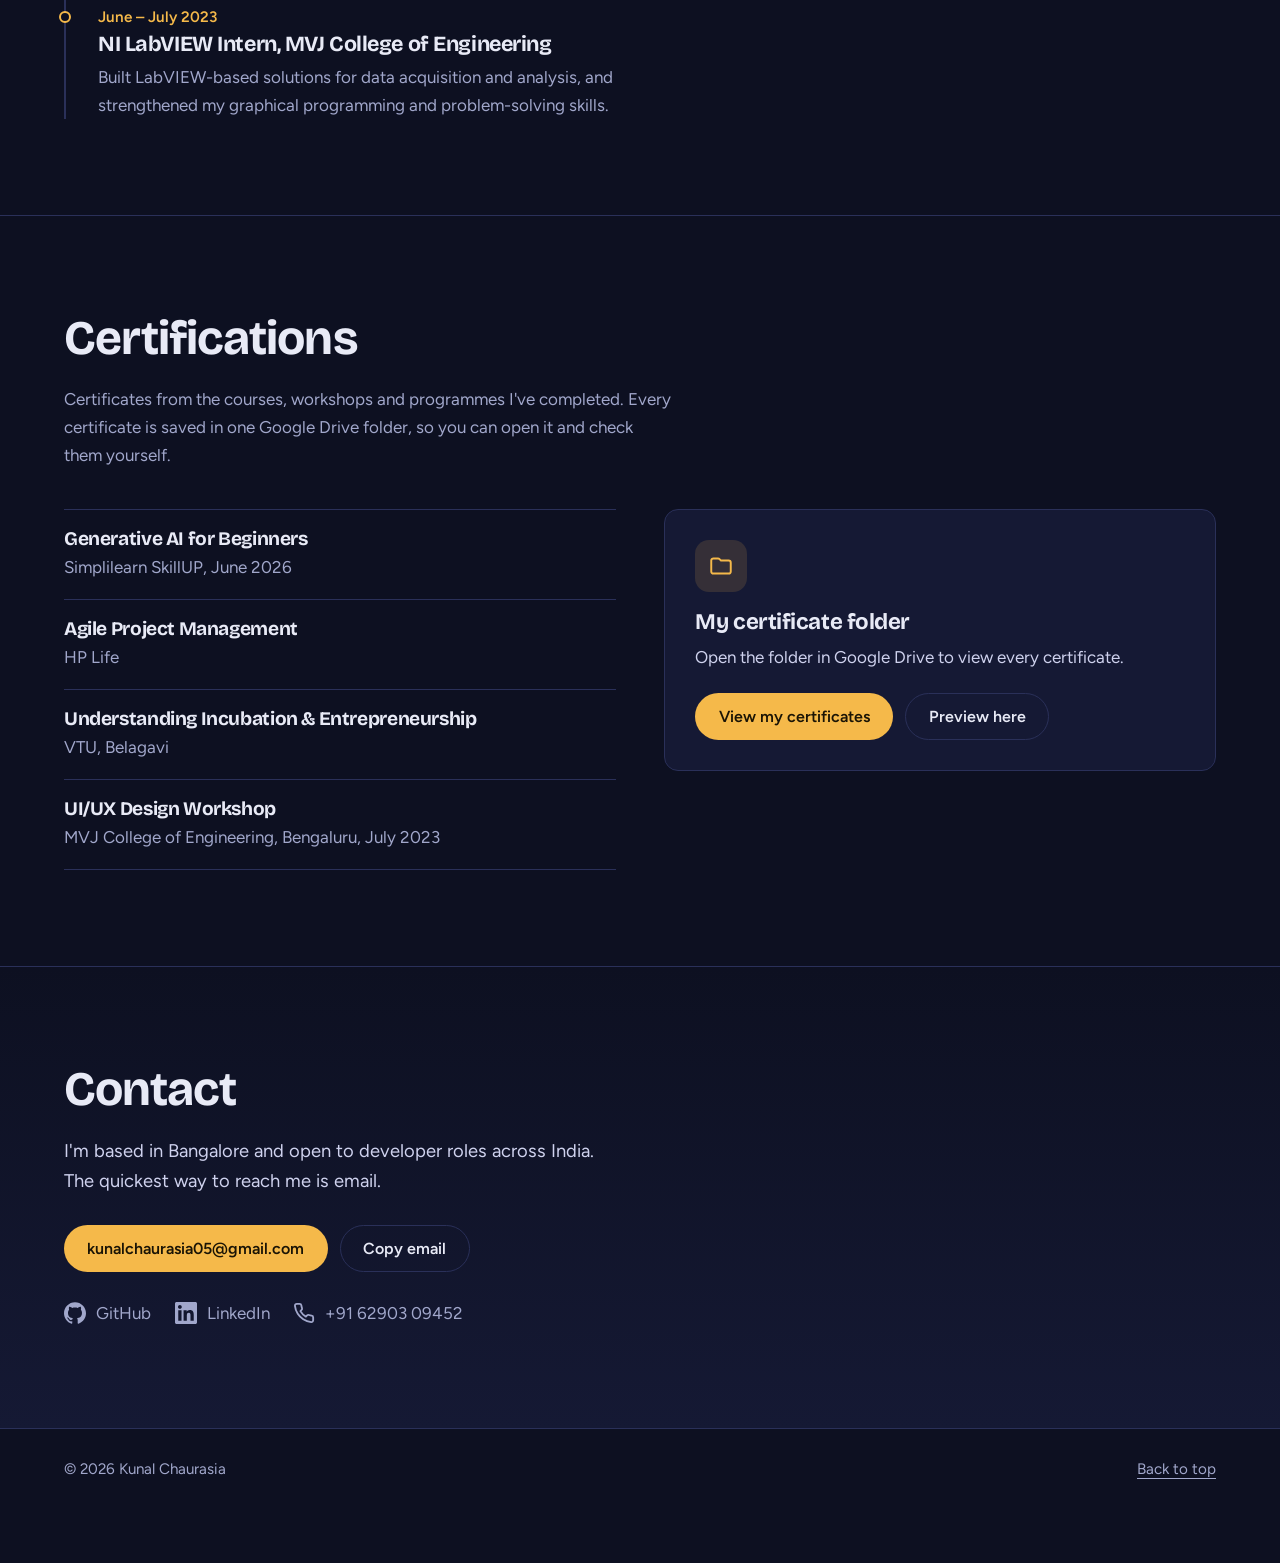
<file: portfolio-standalone.html>
<!DOCTYPE html>
<html lang="en" data-accent="amber" data-bs-theme="dark">
<head>
  <meta charset="UTF-8">
  <meta name="viewport" content="width=device-width, initial-scale=1">
  <title>Kunal Chaurasia – Full-Stack Developer</title>
  <meta name="description" content="Portfolio of Kunal Chaurasia, a MERN stack developer and 2025 Information Science graduate based in Bangalore.">
  <meta name="color-scheme" content="dark">
  <meta name="theme-color" content="#0d1021">

  <link rel="preconnect" href="https://fonts.googleapis.com">
  <link rel="preconnect" href="https://fonts.gstatic.com" crossorigin>
  <link href="https://fonts.googleapis.com/css2?family=Bricolage+Grotesque:opsz,wght@12..96,500;12..96,700;12..96,800&family=Figtree:wght@400;500;600&family=JetBrains+Mono:wght@400;500&display=swap" rel="stylesheet">
  <!-- Bootstrap 5.3.3 (bundled in this folder) supplies the grid, spacing and flex utilities; style.css adds the theme on top -->
  <style>
@charset "UTF-8";/*!
 * Bootstrap  v5.3.3 (https://getbootstrap.com/)
 * Copyright 2011-2024 The Bootstrap Authors
 * Licensed under MIT (https://github.com/twbs/bootstrap/blob/main/LICENSE)
 */:root,[data-bs-theme=light]{--bs-blue:#0d6efd;--bs-indigo:#6610f2;--bs-purple:#6f42c1;--bs-pink:#d63384;--bs-red:#dc3545;--bs-orange:#fd7e14;--bs-yellow:#ffc107;--bs-green:#198754;--bs-teal:#20c997;--bs-cyan:#0dcaf0;--bs-black:#000;--bs-white:#fff;--bs-gray:#6c757d;--bs-gray-dark:#343a40;--bs-gray-100:#f8f9fa;--bs-gray-200:#e9ecef;--bs-gray-300:#dee2e6;--bs-gray-400:#ced4da;--bs-gray-500:#adb5bd;--bs-gray-600:#6c757d;--bs-gray-700:#495057;--bs-gray-800:#343a40;--bs-gray-900:#212529;--bs-primary:#0d6efd;--bs-secondary:#6c757d;--bs-success:#198754;--bs-info:#0dcaf0;--bs-warning:#ffc107;--bs-danger:#dc3545;--bs-light:#f8f9fa;--bs-dark:#212529;--bs-primary-rgb:13,110,253;--bs-secondary-rgb:108,117,125;--bs-success-rgb:25,135,84;--bs-info-rgb:13,202,240;--bs-warning-rgb:255,193,7;--bs-danger-rgb:220,53,69;--bs-light-rgb:248,249,250;--bs-dark-rgb:33,37,41;--bs-primary-text-emphasis:#052c65;--bs-secondary-text-emphasis:#2b2f32;--bs-success-text-emphasis:#0a3622;--bs-info-text-emphasis:#055160;--bs-warning-text-emphasis:#664d03;--bs-danger-text-emphasis:#58151c;--bs-light-text-emphasis:#495057;--bs-dark-text-emphasis:#495057;--bs-primary-bg-subtle:#cfe2ff;--bs-secondary-bg-subtle:#e2e3e5;--bs-success-bg-subtle:#d1e7dd;--bs-info-bg-subtle:#cff4fc;--bs-warning-bg-subtle:#fff3cd;--bs-danger-bg-subtle:#f8d7da;--bs-light-bg-subtle:#fcfcfd;--bs-dark-bg-subtle:#ced4da;--bs-primary-border-subtle:#9ec5fe;--bs-secondary-border-subtle:#c4c8cb;--bs-success-border-subtle:#a3cfbb;--bs-info-border-subtle:#9eeaf9;--bs-warning-border-subtle:#ffe69c;--bs-danger-border-subtle:#f1aeb5;--bs-light-border-subtle:#e9ecef;--bs-dark-border-subtle:#adb5bd;--bs-white-rgb:255,255,255;--bs-black-rgb:0,0,0;--bs-font-sans-serif:system-ui,-apple-system,"Segoe UI",Roboto,"Helvetica Neue","Noto Sans","Liberation Sans",Arial,sans-serif,"Apple Color Emoji","Segoe UI Emoji","Segoe UI Symbol","Noto Color Emoji";--bs-font-monospace:SFMono-Regular,Menlo,Monaco,Consolas,"Liberation Mono","Courier New",monospace;--bs-gradient:linear-gradient(180deg, rgba(255, 255, 255, 0.15), rgba(255, 255, 255, 0));--bs-body-font-family:var(--bs-font-sans-serif);--bs-body-font-size:1rem;--bs-body-font-weight:400;--bs-body-line-height:1.5;--bs-body-color:#212529;--bs-body-color-rgb:33,37,41;--bs-body-bg:#fff;--bs-body-bg-rgb:255,255,255;--bs-emphasis-color:#000;--bs-emphasis-color-rgb:0,0,0;--bs-secondary-color:rgba(33, 37, 41, 0.75);--bs-secondary-color-rgb:33,37,41;--bs-secondary-bg:#e9ecef;--bs-secondary-bg-rgb:233,236,239;--bs-tertiary-color:rgba(33, 37, 41, 0.5);--bs-tertiary-color-rgb:33,37,41;--bs-tertiary-bg:#f8f9fa;--bs-tertiary-bg-rgb:248,249,250;--bs-heading-color:inherit;--bs-link-color:#0d6efd;--bs-link-color-rgb:13,110,253;--bs-link-decoration:underline;--bs-link-hover-color:#0a58ca;--bs-link-hover-color-rgb:10,88,202;--bs-code-color:#d63384;--bs-highlight-color:#212529;--bs-highlight-bg:#fff3cd;--bs-border-width:1px;--bs-border-style:solid;--bs-border-color:#dee2e6;--bs-border-color-translucent:rgba(0, 0, 0, 0.175);--bs-border-radius:0.375rem;--bs-border-radius-sm:0.25rem;--bs-border-radius-lg:0.5rem;--bs-border-radius-xl:1rem;--bs-border-radius-xxl:2rem;--bs-border-radius-2xl:var(--bs-border-radius-xxl);--bs-border-radius-pill:50rem;--bs-box-shadow:0 0.5rem 1rem rgba(0, 0, 0, 0.15);--bs-box-shadow-sm:0 0.125rem 0.25rem rgba(0, 0, 0, 0.075);--bs-box-shadow-lg:0 1rem 3rem rgba(0, 0, 0, 0.175);--bs-box-shadow-inset:inset 0 1px 2px rgba(0, 0, 0, 0.075);--bs-focus-ring-width:0.25rem;--bs-focus-ring-opacity:0.25;--bs-focus-ring-color:rgba(13, 110, 253, 0.25);--bs-form-valid-color:#198754;--bs-form-valid-border-color:#198754;--bs-form-invalid-color:#dc3545;--bs-form-invalid-border-color:#dc3545}[data-bs-theme=dark]{color-scheme:dark;--bs-body-color:#dee2e6;--bs-body-color-rgb:222,226,230;--bs-body-bg:#212529;--bs-body-bg-rgb:33,37,41;--bs-emphasis-color:#fff;--bs-emphasis-color-rgb:255,255,255;--bs-secondary-color:rgba(222, 226, 230, 0.75);--bs-secondary-color-rgb:222,226,230;--bs-secondary-bg:#343a40;--bs-secondary-bg-rgb:52,58,64;--bs-tertiary-color:rgba(222, 226, 230, 0.5);--bs-tertiary-color-rgb:222,226,230;--bs-tertiary-bg:#2b3035;--bs-tertiary-bg-rgb:43,48,53;--bs-primary-text-emphasis:#6ea8fe;--bs-secondary-text-emphasis:#a7acb1;--bs-success-text-emphasis:#75b798;--bs-info-text-emphasis:#6edff6;--bs-warning-text-emphasis:#ffda6a;--bs-danger-text-emphasis:#ea868f;--bs-light-text-emphasis:#f8f9fa;--bs-dark-text-emphasis:#dee2e6;--bs-primary-bg-subtle:#031633;--bs-secondary-bg-subtle:#161719;--bs-success-bg-subtle:#051b11;--bs-info-bg-subtle:#032830;--bs-warning-bg-subtle:#332701;--bs-danger-bg-subtle:#2c0b0e;--bs-light-bg-subtle:#343a40;--bs-dark-bg-subtle:#1a1d20;--bs-primary-border-subtle:#084298;--bs-secondary-border-subtle:#41464b;--bs-success-border-subtle:#0f5132;--bs-info-border-subtle:#087990;--bs-warning-border-subtle:#997404;--bs-danger-border-subtle:#842029;--bs-light-border-subtle:#495057;--bs-dark-border-subtle:#343a40;--bs-heading-color:inherit;--bs-link-color:#6ea8fe;--bs-link-hover-color:#8bb9fe;--bs-link-color-rgb:110,168,254;--bs-link-hover-color-rgb:139,185,254;--bs-code-color:#e685b5;--bs-highlight-color:#dee2e6;--bs-highlight-bg:#664d03;--bs-border-color:#495057;--bs-border-color-translucent:rgba(255, 255, 255, 0.15);--bs-form-valid-color:#75b798;--bs-form-valid-border-color:#75b798;--bs-form-invalid-color:#ea868f;--bs-form-invalid-border-color:#ea868f}*,::after,::before{box-sizing:border-box}@media (prefers-reduced-motion:no-preference){:root{scroll-behavior:smooth}}body{margin:0;font-family:var(--bs-body-font-family);font-size:var(--bs-body-font-size);font-weight:var(--bs-body-font-weight);line-height:var(--bs-body-line-height);color:var(--bs-body-color);text-align:var(--bs-body-text-align);background-color:var(--bs-body-bg);-webkit-text-size-adjust:100%;-webkit-tap-highlight-color:transparent}hr{margin:1rem 0;color:inherit;border:0;border-top:var(--bs-border-width) solid;opacity:.25}.h1,.h2,.h3,.h4,.h5,.h6,h1,h2,h3,h4,h5,h6{margin-top:0;margin-bottom:.5rem;font-weight:500;line-height:1.2;color:var(--bs-heading-color)}.h1,h1{font-size:calc(1.375rem + 1.5vw)}@media (min-width:1200px){.h1,h1{font-size:2.5rem}}.h2,h2{font-size:calc(1.325rem + .9vw)}@media (min-width:1200px){.h2,h2{font-size:2rem}}.h3,h3{font-size:calc(1.3rem + .6vw)}@media (min-width:1200px){.h3,h3{font-size:1.75rem}}.h4,h4{font-size:calc(1.275rem + .3vw)}@media (min-width:1200px){.h4,h4{font-size:1.5rem}}.h5,h5{font-size:1.25rem}.h6,h6{font-size:1rem}p{margin-top:0;margin-bottom:1rem}abbr[title]{-webkit-text-decoration:underline dotted;text-decoration:underline dotted;cursor:help;-webkit-text-decoration-skip-ink:none;text-decoration-skip-ink:none}address{margin-bottom:1rem;font-style:normal;line-height:inherit}ol,ul{padding-left:2rem}dl,ol,ul{margin-top:0;margin-bottom:1rem}ol ol,ol ul,ul ol,ul ul{margin-bottom:0}dt{font-weight:700}dd{margin-bottom:.5rem;margin-left:0}blockquote{margin:0 0 1rem}b,strong{font-weight:bolder}.small,small{font-size:.875em}.mark,mark{padding:.1875em;color:var(--bs-highlight-color);background-color:var(--bs-highlight-bg)}sub,sup{position:relative;font-size:.75em;line-height:0;vertical-align:baseline}sub{bottom:-.25em}sup{top:-.5em}a{color:rgba(var(--bs-link-color-rgb),var(--bs-link-opacity,1));text-decoration:underline}a:hover{--bs-link-color-rgb:var(--bs-link-hover-color-rgb)}a:not([href]):not([class]),a:not([href]):not([class]):hover{color:inherit;text-decoration:none}code,kbd,pre,samp{font-family:var(--bs-font-monospace);font-size:1em}pre{display:block;margin-top:0;margin-bottom:1rem;overflow:auto;font-size:.875em}pre code{font-size:inherit;color:inherit;word-break:normal}code{font-size:.875em;color:var(--bs-code-color);word-wrap:break-word}a>code{color:inherit}kbd{padding:.1875rem .375rem;font-size:.875em;color:var(--bs-body-bg);background-color:var(--bs-body-color);border-radius:.25rem}kbd kbd{padding:0;font-size:1em}figure{margin:0 0 1rem}img,svg{vertical-align:middle}table{caption-side:bottom;border-collapse:collapse}caption{padding-top:.5rem;padding-bottom:.5rem;color:var(--bs-secondary-color);text-align:left}th{text-align:inherit;text-align:-webkit-match-parent}tbody,td,tfoot,th,thead,tr{border-color:inherit;border-style:solid;border-width:0}label{display:inline-block}button{border-radius:0}button:focus:not(:focus-visible){outline:0}button,input,optgroup,select,textarea{margin:0;font-family:inherit;font-size:inherit;line-height:inherit}button,select{text-transform:none}[role=button]{cursor:pointer}select{word-wrap:normal}select:disabled{opacity:1}[list]:not([type=date]):not([type=datetime-local]):not([type=month]):not([type=week]):not([type=time])::-webkit-calendar-picker-indicator{display:none!important}[type=button],[type=reset],[type=submit],button{-webkit-appearance:button}[type=button]:not(:disabled),[type=reset]:not(:disabled),[type=submit]:not(:disabled),button:not(:disabled){cursor:pointer}::-moz-focus-inner{padding:0;border-style:none}textarea{resize:vertical}fieldset{min-width:0;padding:0;margin:0;border:0}legend{float:left;width:100%;padding:0;margin-bottom:.5rem;font-size:calc(1.275rem + .3vw);line-height:inherit}@media (min-width:1200px){legend{font-size:1.5rem}}legend+*{clear:left}::-webkit-datetime-edit-day-field,::-webkit-datetime-edit-fields-wrapper,::-webkit-datetime-edit-hour-field,::-webkit-datetime-edit-minute,::-webkit-datetime-edit-month-field,::-webkit-datetime-edit-text,::-webkit-datetime-edit-year-field{padding:0}::-webkit-inner-spin-button{height:auto}[type=search]{-webkit-appearance:textfield;outline-offset:-2px}::-webkit-search-decoration{-webkit-appearance:none}::-webkit-color-swatch-wrapper{padding:0}::-webkit-file-upload-button{font:inherit;-webkit-appearance:button}::file-selector-button{font:inherit;-webkit-appearance:button}output{display:inline-block}iframe{border:0}summary{display:list-item;cursor:pointer}progress{vertical-align:baseline}[hidden]{display:none!important}.lead{font-size:1.25rem;font-weight:300}.display-1{font-size:calc(1.625rem + 4.5vw);font-weight:300;line-height:1.2}@media (min-width:1200px){.display-1{font-size:5rem}}.display-2{font-size:calc(1.575rem + 3.9vw);font-weight:300;line-height:1.2}@media (min-width:1200px){.display-2{font-size:4.5rem}}.display-3{font-size:calc(1.525rem + 3.3vw);font-weight:300;line-height:1.2}@media (min-width:1200px){.display-3{font-size:4rem}}.display-4{font-size:calc(1.475rem + 2.7vw);font-weight:300;line-height:1.2}@media (min-width:1200px){.display-4{font-size:3.5rem}}.display-5{font-size:calc(1.425rem + 2.1vw);font-weight:300;line-height:1.2}@media (min-width:1200px){.display-5{font-size:3rem}}.display-6{font-size:calc(1.375rem + 1.5vw);font-weight:300;line-height:1.2}@media (min-width:1200px){.display-6{font-size:2.5rem}}.list-unstyled{padding-left:0;list-style:none}.list-inline{padding-left:0;list-style:none}.list-inline-item{display:inline-block}.list-inline-item:not(:last-child){margin-right:.5rem}.initialism{font-size:.875em;text-transform:uppercase}.blockquote{margin-bottom:1rem;font-size:1.25rem}.blockquote>:last-child{margin-bottom:0}.blockquote-footer{margin-top:-1rem;margin-bottom:1rem;font-size:.875em;color:#6c757d}.blockquote-footer::before{content:"— "}.img-fluid{max-width:100%;height:auto}.img-thumbnail{padding:.25rem;background-color:var(--bs-body-bg);border:var(--bs-border-width) solid var(--bs-border-color);border-radius:var(--bs-border-radius);max-width:100%;height:auto}.figure{display:inline-block}.figure-img{margin-bottom:.5rem;line-height:1}.figure-caption{font-size:.875em;color:var(--bs-secondary-color)}.container,.container-fluid,.container-lg,.container-md,.container-sm,.container-xl,.container-xxl{--bs-gutter-x:1.5rem;--bs-gutter-y:0;width:100%;padding-right:calc(var(--bs-gutter-x) * .5);padding-left:calc(var(--bs-gutter-x) * .5);margin-right:auto;margin-left:auto}@media (min-width:576px){.container,.container-sm{max-width:540px}}@media (min-width:768px){.container,.container-md,.container-sm{max-width:720px}}@media (min-width:992px){.container,.container-lg,.container-md,.container-sm{max-width:960px}}@media (min-width:1200px){.container,.container-lg,.container-md,.container-sm,.container-xl{max-width:1140px}}@media (min-width:1400px){.container,.container-lg,.container-md,.container-sm,.container-xl,.container-xxl{max-width:1320px}}:root{--bs-breakpoint-xs:0;--bs-breakpoint-sm:576px;--bs-breakpoint-md:768px;--bs-breakpoint-lg:992px;--bs-breakpoint-xl:1200px;--bs-breakpoint-xxl:1400px}.row{--bs-gutter-x:1.5rem;--bs-gutter-y:0;display:flex;flex-wrap:wrap;margin-top:calc(-1 * var(--bs-gutter-y));margin-right:calc(-.5 * var(--bs-gutter-x));margin-left:calc(-.5 * var(--bs-gutter-x))}.row>*{flex-shrink:0;width:100%;max-width:100%;padding-right:calc(var(--bs-gutter-x) * .5);padding-left:calc(var(--bs-gutter-x) * .5);margin-top:var(--bs-gutter-y)}.col{flex:1 0 0%}.row-cols-auto>*{flex:0 0 auto;width:auto}.row-cols-1>*{flex:0 0 auto;width:100%}.row-cols-2>*{flex:0 0 auto;width:50%}.row-cols-3>*{flex:0 0 auto;width:33.33333333%}.row-cols-4>*{flex:0 0 auto;width:25%}.row-cols-5>*{flex:0 0 auto;width:20%}.row-cols-6>*{flex:0 0 auto;width:16.66666667%}.col-auto{flex:0 0 auto;width:auto}.col-1{flex:0 0 auto;width:8.33333333%}.col-2{flex:0 0 auto;width:16.66666667%}.col-3{flex:0 0 auto;width:25%}.col-4{flex:0 0 auto;width:33.33333333%}.col-5{flex:0 0 auto;width:41.66666667%}.col-6{flex:0 0 auto;width:50%}.col-7{flex:0 0 auto;width:58.33333333%}.col-8{flex:0 0 auto;width:66.66666667%}.col-9{flex:0 0 auto;width:75%}.col-10{flex:0 0 auto;width:83.33333333%}.col-11{flex:0 0 auto;width:91.66666667%}.col-12{flex:0 0 auto;width:100%}.offset-1{margin-left:8.33333333%}.offset-2{margin-left:16.66666667%}.offset-3{margin-left:25%}.offset-4{margin-left:33.33333333%}.offset-5{margin-left:41.66666667%}.offset-6{margin-left:50%}.offset-7{margin-left:58.33333333%}.offset-8{margin-left:66.66666667%}.offset-9{margin-left:75%}.offset-10{margin-left:83.33333333%}.offset-11{margin-left:91.66666667%}.g-0,.gx-0{--bs-gutter-x:0}.g-0,.gy-0{--bs-gutter-y:0}.g-1,.gx-1{--bs-gutter-x:0.25rem}.g-1,.gy-1{--bs-gutter-y:0.25rem}.g-2,.gx-2{--bs-gutter-x:0.5rem}.g-2,.gy-2{--bs-gutter-y:0.5rem}.g-3,.gx-3{--bs-gutter-x:1rem}.g-3,.gy-3{--bs-gutter-y:1rem}.g-4,.gx-4{--bs-gutter-x:1.5rem}.g-4,.gy-4{--bs-gutter-y:1.5rem}.g-5,.gx-5{--bs-gutter-x:3rem}.g-5,.gy-5{--bs-gutter-y:3rem}@media (min-width:576px){.col-sm{flex:1 0 0%}.row-cols-sm-auto>*{flex:0 0 auto;width:auto}.row-cols-sm-1>*{flex:0 0 auto;width:100%}.row-cols-sm-2>*{flex:0 0 auto;width:50%}.row-cols-sm-3>*{flex:0 0 auto;width:33.33333333%}.row-cols-sm-4>*{flex:0 0 auto;width:25%}.row-cols-sm-5>*{flex:0 0 auto;width:20%}.row-cols-sm-6>*{flex:0 0 auto;width:16.66666667%}.col-sm-auto{flex:0 0 auto;width:auto}.col-sm-1{flex:0 0 auto;width:8.33333333%}.col-sm-2{flex:0 0 auto;width:16.66666667%}.col-sm-3{flex:0 0 auto;width:25%}.col-sm-4{flex:0 0 auto;width:33.33333333%}.col-sm-5{flex:0 0 auto;width:41.66666667%}.col-sm-6{flex:0 0 auto;width:50%}.col-sm-7{flex:0 0 auto;width:58.33333333%}.col-sm-8{flex:0 0 auto;width:66.66666667%}.col-sm-9{flex:0 0 auto;width:75%}.col-sm-10{flex:0 0 auto;width:83.33333333%}.col-sm-11{flex:0 0 auto;width:91.66666667%}.col-sm-12{flex:0 0 auto;width:100%}.offset-sm-0{margin-left:0}.offset-sm-1{margin-left:8.33333333%}.offset-sm-2{margin-left:16.66666667%}.offset-sm-3{margin-left:25%}.offset-sm-4{margin-left:33.33333333%}.offset-sm-5{margin-left:41.66666667%}.offset-sm-6{margin-left:50%}.offset-sm-7{margin-left:58.33333333%}.offset-sm-8{margin-left:66.66666667%}.offset-sm-9{margin-left:75%}.offset-sm-10{margin-left:83.33333333%}.offset-sm-11{margin-left:91.66666667%}.g-sm-0,.gx-sm-0{--bs-gutter-x:0}.g-sm-0,.gy-sm-0{--bs-gutter-y:0}.g-sm-1,.gx-sm-1{--bs-gutter-x:0.25rem}.g-sm-1,.gy-sm-1{--bs-gutter-y:0.25rem}.g-sm-2,.gx-sm-2{--bs-gutter-x:0.5rem}.g-sm-2,.gy-sm-2{--bs-gutter-y:0.5rem}.g-sm-3,.gx-sm-3{--bs-gutter-x:1rem}.g-sm-3,.gy-sm-3{--bs-gutter-y:1rem}.g-sm-4,.gx-sm-4{--bs-gutter-x:1.5rem}.g-sm-4,.gy-sm-4{--bs-gutter-y:1.5rem}.g-sm-5,.gx-sm-5{--bs-gutter-x:3rem}.g-sm-5,.gy-sm-5{--bs-gutter-y:3rem}}@media (min-width:768px){.col-md{flex:1 0 0%}.row-cols-md-auto>*{flex:0 0 auto;width:auto}.row-cols-md-1>*{flex:0 0 auto;width:100%}.row-cols-md-2>*{flex:0 0 auto;width:50%}.row-cols-md-3>*{flex:0 0 auto;width:33.33333333%}.row-cols-md-4>*{flex:0 0 auto;width:25%}.row-cols-md-5>*{flex:0 0 auto;width:20%}.row-cols-md-6>*{flex:0 0 auto;width:16.66666667%}.col-md-auto{flex:0 0 auto;width:auto}.col-md-1{flex:0 0 auto;width:8.33333333%}.col-md-2{flex:0 0 auto;width:16.66666667%}.col-md-3{flex:0 0 auto;width:25%}.col-md-4{flex:0 0 auto;width:33.33333333%}.col-md-5{flex:0 0 auto;width:41.66666667%}.col-md-6{flex:0 0 auto;width:50%}.col-md-7{flex:0 0 auto;width:58.33333333%}.col-md-8{flex:0 0 auto;width:66.66666667%}.col-md-9{flex:0 0 auto;width:75%}.col-md-10{flex:0 0 auto;width:83.33333333%}.col-md-11{flex:0 0 auto;width:91.66666667%}.col-md-12{flex:0 0 auto;width:100%}.offset-md-0{margin-left:0}.offset-md-1{margin-left:8.33333333%}.offset-md-2{margin-left:16.66666667%}.offset-md-3{margin-left:25%}.offset-md-4{margin-left:33.33333333%}.offset-md-5{margin-left:41.66666667%}.offset-md-6{margin-left:50%}.offset-md-7{margin-left:58.33333333%}.offset-md-8{margin-left:66.66666667%}.offset-md-9{margin-left:75%}.offset-md-10{margin-left:83.33333333%}.offset-md-11{margin-left:91.66666667%}.g-md-0,.gx-md-0{--bs-gutter-x:0}.g-md-0,.gy-md-0{--bs-gutter-y:0}.g-md-1,.gx-md-1{--bs-gutter-x:0.25rem}.g-md-1,.gy-md-1{--bs-gutter-y:0.25rem}.g-md-2,.gx-md-2{--bs-gutter-x:0.5rem}.g-md-2,.gy-md-2{--bs-gutter-y:0.5rem}.g-md-3,.gx-md-3{--bs-gutter-x:1rem}.g-md-3,.gy-md-3{--bs-gutter-y:1rem}.g-md-4,.gx-md-4{--bs-gutter-x:1.5rem}.g-md-4,.gy-md-4{--bs-gutter-y:1.5rem}.g-md-5,.gx-md-5{--bs-gutter-x:3rem}.g-md-5,.gy-md-5{--bs-gutter-y:3rem}}@media (min-width:992px){.col-lg{flex:1 0 0%}.row-cols-lg-auto>*{flex:0 0 auto;width:auto}.row-cols-lg-1>*{flex:0 0 auto;width:100%}.row-cols-lg-2>*{flex:0 0 auto;width:50%}.row-cols-lg-3>*{flex:0 0 auto;width:33.33333333%}.row-cols-lg-4>*{flex:0 0 auto;width:25%}.row-cols-lg-5>*{flex:0 0 auto;width:20%}.row-cols-lg-6>*{flex:0 0 auto;width:16.66666667%}.col-lg-auto{flex:0 0 auto;width:auto}.col-lg-1{flex:0 0 auto;width:8.33333333%}.col-lg-2{flex:0 0 auto;width:16.66666667%}.col-lg-3{flex:0 0 auto;width:25%}.col-lg-4{flex:0 0 auto;width:33.33333333%}.col-lg-5{flex:0 0 auto;width:41.66666667%}.col-lg-6{flex:0 0 auto;width:50%}.col-lg-7{flex:0 0 auto;width:58.33333333%}.col-lg-8{flex:0 0 auto;width:66.66666667%}.col-lg-9{flex:0 0 auto;width:75%}.col-lg-10{flex:0 0 auto;width:83.33333333%}.col-lg-11{flex:0 0 auto;width:91.66666667%}.col-lg-12{flex:0 0 auto;width:100%}.offset-lg-0{margin-left:0}.offset-lg-1{margin-left:8.33333333%}.offset-lg-2{margin-left:16.66666667%}.offset-lg-3{margin-left:25%}.offset-lg-4{margin-left:33.33333333%}.offset-lg-5{margin-left:41.66666667%}.offset-lg-6{margin-left:50%}.offset-lg-7{margin-left:58.33333333%}.offset-lg-8{margin-left:66.66666667%}.offset-lg-9{margin-left:75%}.offset-lg-10{margin-left:83.33333333%}.offset-lg-11{margin-left:91.66666667%}.g-lg-0,.gx-lg-0{--bs-gutter-x:0}.g-lg-0,.gy-lg-0{--bs-gutter-y:0}.g-lg-1,.gx-lg-1{--bs-gutter-x:0.25rem}.g-lg-1,.gy-lg-1{--bs-gutter-y:0.25rem}.g-lg-2,.gx-lg-2{--bs-gutter-x:0.5rem}.g-lg-2,.gy-lg-2{--bs-gutter-y:0.5rem}.g-lg-3,.gx-lg-3{--bs-gutter-x:1rem}.g-lg-3,.gy-lg-3{--bs-gutter-y:1rem}.g-lg-4,.gx-lg-4{--bs-gutter-x:1.5rem}.g-lg-4,.gy-lg-4{--bs-gutter-y:1.5rem}.g-lg-5,.gx-lg-5{--bs-gutter-x:3rem}.g-lg-5,.gy-lg-5{--bs-gutter-y:3rem}}@media (min-width:1200px){.col-xl{flex:1 0 0%}.row-cols-xl-auto>*{flex:0 0 auto;width:auto}.row-cols-xl-1>*{flex:0 0 auto;width:100%}.row-cols-xl-2>*{flex:0 0 auto;width:50%}.row-cols-xl-3>*{flex:0 0 auto;width:33.33333333%}.row-cols-xl-4>*{flex:0 0 auto;width:25%}.row-cols-xl-5>*{flex:0 0 auto;width:20%}.row-cols-xl-6>*{flex:0 0 auto;width:16.66666667%}.col-xl-auto{flex:0 0 auto;width:auto}.col-xl-1{flex:0 0 auto;width:8.33333333%}.col-xl-2{flex:0 0 auto;width:16.66666667%}.col-xl-3{flex:0 0 auto;width:25%}.col-xl-4{flex:0 0 auto;width:33.33333333%}.col-xl-5{flex:0 0 auto;width:41.66666667%}.col-xl-6{flex:0 0 auto;width:50%}.col-xl-7{flex:0 0 auto;width:58.33333333%}.col-xl-8{flex:0 0 auto;width:66.66666667%}.col-xl-9{flex:0 0 auto;width:75%}.col-xl-10{flex:0 0 auto;width:83.33333333%}.col-xl-11{flex:0 0 auto;width:91.66666667%}.col-xl-12{flex:0 0 auto;width:100%}.offset-xl-0{margin-left:0}.offset-xl-1{margin-left:8.33333333%}.offset-xl-2{margin-left:16.66666667%}.offset-xl-3{margin-left:25%}.offset-xl-4{margin-left:33.33333333%}.offset-xl-5{margin-left:41.66666667%}.offset-xl-6{margin-left:50%}.offset-xl-7{margin-left:58.33333333%}.offset-xl-8{margin-left:66.66666667%}.offset-xl-9{margin-left:75%}.offset-xl-10{margin-left:83.33333333%}.offset-xl-11{margin-left:91.66666667%}.g-xl-0,.gx-xl-0{--bs-gutter-x:0}.g-xl-0,.gy-xl-0{--bs-gutter-y:0}.g-xl-1,.gx-xl-1{--bs-gutter-x:0.25rem}.g-xl-1,.gy-xl-1{--bs-gutter-y:0.25rem}.g-xl-2,.gx-xl-2{--bs-gutter-x:0.5rem}.g-xl-2,.gy-xl-2{--bs-gutter-y:0.5rem}.g-xl-3,.gx-xl-3{--bs-gutter-x:1rem}.g-xl-3,.gy-xl-3{--bs-gutter-y:1rem}.g-xl-4,.gx-xl-4{--bs-gutter-x:1.5rem}.g-xl-4,.gy-xl-4{--bs-gutter-y:1.5rem}.g-xl-5,.gx-xl-5{--bs-gutter-x:3rem}.g-xl-5,.gy-xl-5{--bs-gutter-y:3rem}}@media (min-width:1400px){.col-xxl{flex:1 0 0%}.row-cols-xxl-auto>*{flex:0 0 auto;width:auto}.row-cols-xxl-1>*{flex:0 0 auto;width:100%}.row-cols-xxl-2>*{flex:0 0 auto;width:50%}.row-cols-xxl-3>*{flex:0 0 auto;width:33.33333333%}.row-cols-xxl-4>*{flex:0 0 auto;width:25%}.row-cols-xxl-5>*{flex:0 0 auto;width:20%}.row-cols-xxl-6>*{flex:0 0 auto;width:16.66666667%}.col-xxl-auto{flex:0 0 auto;width:auto}.col-xxl-1{flex:0 0 auto;width:8.33333333%}.col-xxl-2{flex:0 0 auto;width:16.66666667%}.col-xxl-3{flex:0 0 auto;width:25%}.col-xxl-4{flex:0 0 auto;width:33.33333333%}.col-xxl-5{flex:0 0 auto;width:41.66666667%}.col-xxl-6{flex:0 0 auto;width:50%}.col-xxl-7{flex:0 0 auto;width:58.33333333%}.col-xxl-8{flex:0 0 auto;width:66.66666667%}.col-xxl-9{flex:0 0 auto;width:75%}.col-xxl-10{flex:0 0 auto;width:83.33333333%}.col-xxl-11{flex:0 0 auto;width:91.66666667%}.col-xxl-12{flex:0 0 auto;width:100%}.offset-xxl-0{margin-left:0}.offset-xxl-1{margin-left:8.33333333%}.offset-xxl-2{margin-left:16.66666667%}.offset-xxl-3{margin-left:25%}.offset-xxl-4{margin-left:33.33333333%}.offset-xxl-5{margin-left:41.66666667%}.offset-xxl-6{margin-left:50%}.offset-xxl-7{margin-left:58.33333333%}.offset-xxl-8{margin-left:66.66666667%}.offset-xxl-9{margin-left:75%}.offset-xxl-10{margin-left:83.33333333%}.offset-xxl-11{margin-left:91.66666667%}.g-xxl-0,.gx-xxl-0{--bs-gutter-x:0}.g-xxl-0,.gy-xxl-0{--bs-gutter-y:0}.g-xxl-1,.gx-xxl-1{--bs-gutter-x:0.25rem}.g-xxl-1,.gy-xxl-1{--bs-gutter-y:0.25rem}.g-xxl-2,.gx-xxl-2{--bs-gutter-x:0.5rem}.g-xxl-2,.gy-xxl-2{--bs-gutter-y:0.5rem}.g-xxl-3,.gx-xxl-3{--bs-gutter-x:1rem}.g-xxl-3,.gy-xxl-3{--bs-gutter-y:1rem}.g-xxl-4,.gx-xxl-4{--bs-gutter-x:1.5rem}.g-xxl-4,.gy-xxl-4{--bs-gutter-y:1.5rem}.g-xxl-5,.gx-xxl-5{--bs-gutter-x:3rem}.g-xxl-5,.gy-xxl-5{--bs-gutter-y:3rem}}.table{--bs-table-color-type:initial;--bs-table-bg-type:initial;--bs-table-color-state:initial;--bs-table-bg-state:initial;--bs-table-color:var(--bs-emphasis-color);--bs-table-bg:var(--bs-body-bg);--bs-table-border-color:var(--bs-border-color);--bs-table-accent-bg:transparent;--bs-table-striped-color:var(--bs-emphasis-color);--bs-table-striped-bg:rgba(var(--bs-emphasis-color-rgb), 0.05);--bs-table-active-color:var(--bs-emphasis-color);--bs-table-active-bg:rgba(var(--bs-emphasis-color-rgb), 0.1);--bs-table-hover-color:var(--bs-emphasis-color);--bs-table-hover-bg:rgba(var(--bs-emphasis-color-rgb), 0.075);width:100%;margin-bottom:1rem;vertical-align:top;border-color:var(--bs-table-border-color)}.table>:not(caption)>*>*{padding:.5rem .5rem;color:var(--bs-table-color-state,var(--bs-table-color-type,var(--bs-table-color)));background-color:var(--bs-table-bg);border-bottom-width:var(--bs-border-width);box-shadow:inset 0 0 0 9999px var(--bs-table-bg-state,var(--bs-table-bg-type,var(--bs-table-accent-bg)))}.table>tbody{vertical-align:inherit}.table>thead{vertical-align:bottom}.table-group-divider{border-top:calc(var(--bs-border-width) * 2) solid currentcolor}.caption-top{caption-side:top}.table-sm>:not(caption)>*>*{padding:.25rem .25rem}.table-bordered>:not(caption)>*{border-width:var(--bs-border-width) 0}.table-bordered>:not(caption)>*>*{border-width:0 var(--bs-border-width)}.table-borderless>:not(caption)>*>*{border-bottom-width:0}.table-borderless>:not(:first-child){border-top-width:0}.table-striped>tbody>tr:nth-of-type(odd)>*{--bs-table-color-type:var(--bs-table-striped-color);--bs-table-bg-type:var(--bs-table-striped-bg)}.table-striped-columns>:not(caption)>tr>:nth-child(2n){--bs-table-color-type:var(--bs-table-striped-color);--bs-table-bg-type:var(--bs-table-striped-bg)}.table-active{--bs-table-color-state:var(--bs-table-active-color);--bs-table-bg-state:var(--bs-table-active-bg)}.table-hover>tbody>tr:hover>*{--bs-table-color-state:var(--bs-table-hover-color);--bs-table-bg-state:var(--bs-table-hover-bg)}.table-primary{--bs-table-color:#000;--bs-table-bg:#cfe2ff;--bs-table-border-color:#a6b5cc;--bs-table-striped-bg:#c5d7f2;--bs-table-striped-color:#000;--bs-table-active-bg:#bacbe6;--bs-table-active-color:#000;--bs-table-hover-bg:#bfd1ec;--bs-table-hover-color:#000;color:var(--bs-table-color);border-color:var(--bs-table-border-color)}.table-secondary{--bs-table-color:#000;--bs-table-bg:#e2e3e5;--bs-table-border-color:#b5b6b7;--bs-table-striped-bg:#d7d8da;--bs-table-striped-color:#000;--bs-table-active-bg:#cbccce;--bs-table-active-color:#000;--bs-table-hover-bg:#d1d2d4;--bs-table-hover-color:#000;color:var(--bs-table-color);border-color:var(--bs-table-border-color)}.table-success{--bs-table-color:#000;--bs-table-bg:#d1e7dd;--bs-table-border-color:#a7b9b1;--bs-table-striped-bg:#c7dbd2;--bs-table-striped-color:#000;--bs-table-active-bg:#bcd0c7;--bs-table-active-color:#000;--bs-table-hover-bg:#c1d6cc;--bs-table-hover-color:#000;color:var(--bs-table-color);border-color:var(--bs-table-border-color)}.table-info{--bs-table-color:#000;--bs-table-bg:#cff4fc;--bs-table-border-color:#a6c3ca;--bs-table-striped-bg:#c5e8ef;--bs-table-striped-color:#000;--bs-table-active-bg:#badce3;--bs-table-active-color:#000;--bs-table-hover-bg:#bfe2e9;--bs-table-hover-color:#000;color:var(--bs-table-color);border-color:var(--bs-table-border-color)}.table-warning{--bs-table-color:#000;--bs-table-bg:#fff3cd;--bs-table-border-color:#ccc2a4;--bs-table-striped-bg:#f2e7c3;--bs-table-striped-color:#000;--bs-table-active-bg:#e6dbb9;--bs-table-active-color:#000;--bs-table-hover-bg:#ece1be;--bs-table-hover-color:#000;color:var(--bs-table-color);border-color:var(--bs-table-border-color)}.table-danger{--bs-table-color:#000;--bs-table-bg:#f8d7da;--bs-table-border-color:#c6acae;--bs-table-striped-bg:#eccccf;--bs-table-striped-color:#000;--bs-table-active-bg:#dfc2c4;--bs-table-active-color:#000;--bs-table-hover-bg:#e5c7ca;--bs-table-hover-color:#000;color:var(--bs-table-color);border-color:var(--bs-table-border-color)}.table-light{--bs-table-color:#000;--bs-table-bg:#f8f9fa;--bs-table-border-color:#c6c7c8;--bs-table-striped-bg:#ecedee;--bs-table-striped-color:#000;--bs-table-active-bg:#dfe0e1;--bs-table-active-color:#000;--bs-table-hover-bg:#e5e6e7;--bs-table-hover-color:#000;color:var(--bs-table-color);border-color:var(--bs-table-border-color)}.table-dark{--bs-table-color:#fff;--bs-table-bg:#212529;--bs-table-border-color:#4d5154;--bs-table-striped-bg:#2c3034;--bs-table-striped-color:#fff;--bs-table-active-bg:#373b3e;--bs-table-active-color:#fff;--bs-table-hover-bg:#323539;--bs-table-hover-color:#fff;color:var(--bs-table-color);border-color:var(--bs-table-border-color)}.table-responsive{overflow-x:auto;-webkit-overflow-scrolling:touch}@media (max-width:575.98px){.table-responsive-sm{overflow-x:auto;-webkit-overflow-scrolling:touch}}@media (max-width:767.98px){.table-responsive-md{overflow-x:auto;-webkit-overflow-scrolling:touch}}@media (max-width:991.98px){.table-responsive-lg{overflow-x:auto;-webkit-overflow-scrolling:touch}}@media (max-width:1199.98px){.table-responsive-xl{overflow-x:auto;-webkit-overflow-scrolling:touch}}@media (max-width:1399.98px){.table-responsive-xxl{overflow-x:auto;-webkit-overflow-scrolling:touch}}.form-label{margin-bottom:.5rem}.col-form-label{padding-top:calc(.375rem + var(--bs-border-width));padding-bottom:calc(.375rem + var(--bs-border-width));margin-bottom:0;font-size:inherit;line-height:1.5}.col-form-label-lg{padding-top:calc(.5rem + var(--bs-border-width));padding-bottom:calc(.5rem + var(--bs-border-width));font-size:1.25rem}.col-form-label-sm{padding-top:calc(.25rem + var(--bs-border-width));padding-bottom:calc(.25rem + var(--bs-border-width));font-size:.875rem}.form-text{margin-top:.25rem;font-size:.875em;color:var(--bs-secondary-color)}.form-control{display:block;width:100%;padding:.375rem .75rem;font-size:1rem;font-weight:400;line-height:1.5;color:var(--bs-body-color);-webkit-appearance:none;-moz-appearance:none;appearance:none;background-color:var(--bs-body-bg);background-clip:padding-box;border:var(--bs-border-width) solid var(--bs-border-color);border-radius:var(--bs-border-radius);transition:border-color .15s ease-in-out,box-shadow .15s ease-in-out}@media (prefers-reduced-motion:reduce){.form-control{transition:none}}.form-control[type=file]{overflow:hidden}.form-control[type=file]:not(:disabled):not([readonly]){cursor:pointer}.form-control:focus{color:var(--bs-body-color);background-color:var(--bs-body-bg);border-color:#86b7fe;outline:0;box-shadow:0 0 0 .25rem rgba(13,110,253,.25)}.form-control::-webkit-date-and-time-value{min-width:85px;height:1.5em;margin:0}.form-control::-webkit-datetime-edit{display:block;padding:0}.form-control::-moz-placeholder{color:var(--bs-secondary-color);opacity:1}.form-control::placeholder{color:var(--bs-secondary-color);opacity:1}.form-control:disabled{background-color:var(--bs-secondary-bg);opacity:1}.form-control::-webkit-file-upload-button{padding:.375rem .75rem;margin:-.375rem -.75rem;-webkit-margin-end:.75rem;margin-inline-end:.75rem;color:var(--bs-body-color);background-color:var(--bs-tertiary-bg);pointer-events:none;border-color:inherit;border-style:solid;border-width:0;border-inline-end-width:var(--bs-border-width);border-radius:0;-webkit-transition:color .15s ease-in-out,background-color .15s ease-in-out,border-color .15s ease-in-out,box-shadow .15s ease-in-out;transition:color .15s ease-in-out,background-color .15s ease-in-out,border-color .15s ease-in-out,box-shadow .15s ease-in-out}.form-control::file-selector-button{padding:.375rem .75rem;margin:-.375rem -.75rem;-webkit-margin-end:.75rem;margin-inline-end:.75rem;color:var(--bs-body-color);background-color:var(--bs-tertiary-bg);pointer-events:none;border-color:inherit;border-style:solid;border-width:0;border-inline-end-width:var(--bs-border-width);border-radius:0;transition:color .15s ease-in-out,background-color .15s ease-in-out,border-color .15s ease-in-out,box-shadow .15s ease-in-out}@media (prefers-reduced-motion:reduce){.form-control::-webkit-file-upload-button{-webkit-transition:none;transition:none}.form-control::file-selector-button{transition:none}}.form-control:hover:not(:disabled):not([readonly])::-webkit-file-upload-button{background-color:var(--bs-secondary-bg)}.form-control:hover:not(:disabled):not([readonly])::file-selector-button{background-color:var(--bs-secondary-bg)}.form-control-plaintext{display:block;width:100%;padding:.375rem 0;margin-bottom:0;line-height:1.5;color:var(--bs-body-color);background-color:transparent;border:solid transparent;border-width:var(--bs-border-width) 0}.form-control-plaintext:focus{outline:0}.form-control-plaintext.form-control-lg,.form-control-plaintext.form-control-sm{padding-right:0;padding-left:0}.form-control-sm{min-height:calc(1.5em + .5rem + calc(var(--bs-border-width) * 2));padding:.25rem .5rem;font-size:.875rem;border-radius:var(--bs-border-radius-sm)}.form-control-sm::-webkit-file-upload-button{padding:.25rem .5rem;margin:-.25rem -.5rem;-webkit-margin-end:.5rem;margin-inline-end:.5rem}.form-control-sm::file-selector-button{padding:.25rem .5rem;margin:-.25rem -.5rem;-webkit-margin-end:.5rem;margin-inline-end:.5rem}.form-control-lg{min-height:calc(1.5em + 1rem + calc(var(--bs-border-width) * 2));padding:.5rem 1rem;font-size:1.25rem;border-radius:var(--bs-border-radius-lg)}.form-control-lg::-webkit-file-upload-button{padding:.5rem 1rem;margin:-.5rem -1rem;-webkit-margin-end:1rem;margin-inline-end:1rem}.form-control-lg::file-selector-button{padding:.5rem 1rem;margin:-.5rem -1rem;-webkit-margin-end:1rem;margin-inline-end:1rem}textarea.form-control{min-height:calc(1.5em + .75rem + calc(var(--bs-border-width) * 2))}textarea.form-control-sm{min-height:calc(1.5em + .5rem + calc(var(--bs-border-width) * 2))}textarea.form-control-lg{min-height:calc(1.5em + 1rem + calc(var(--bs-border-width) * 2))}.form-control-color{width:3rem;height:calc(1.5em + .75rem + calc(var(--bs-border-width) * 2));padding:.375rem}.form-control-color:not(:disabled):not([readonly]){cursor:pointer}.form-control-color::-moz-color-swatch{border:0!important;border-radius:var(--bs-border-radius)}.form-control-color::-webkit-color-swatch{border:0!important;border-radius:var(--bs-border-radius)}.form-control-color.form-control-sm{height:calc(1.5em + .5rem + calc(var(--bs-border-width) * 2))}.form-control-color.form-control-lg{height:calc(1.5em + 1rem + calc(var(--bs-border-width) * 2))}.form-select{--bs-form-select-bg-img:url("data:image/svg+xml,%3csvg xmlns='http://www.w3.org/2000/svg' viewBox='0 0 16 16'%3e%3cpath fill='none' stroke='%23343a40' stroke-linecap='round' stroke-linejoin='round' stroke-width='2' d='m2 5 6 6 6-6'/%3e%3c/svg%3e");display:block;width:100%;padding:.375rem 2.25rem .375rem .75rem;font-size:1rem;font-weight:400;line-height:1.5;color:var(--bs-body-color);-webkit-appearance:none;-moz-appearance:none;appearance:none;background-color:var(--bs-body-bg);background-image:var(--bs-form-select-bg-img),var(--bs-form-select-bg-icon,none);background-repeat:no-repeat;background-position:right .75rem center;background-size:16px 12px;border:var(--bs-border-width) solid var(--bs-border-color);border-radius:var(--bs-border-radius);transition:border-color .15s ease-in-out,box-shadow .15s ease-in-out}@media (prefers-reduced-motion:reduce){.form-select{transition:none}}.form-select:focus{border-color:#86b7fe;outline:0;box-shadow:0 0 0 .25rem rgba(13,110,253,.25)}.form-select[multiple],.form-select[size]:not([size="1"]){padding-right:.75rem;background-image:none}.form-select:disabled{background-color:var(--bs-secondary-bg)}.form-select:-moz-focusring{color:transparent;text-shadow:0 0 0 var(--bs-body-color)}.form-select-sm{padding-top:.25rem;padding-bottom:.25rem;padding-left:.5rem;font-size:.875rem;border-radius:var(--bs-border-radius-sm)}.form-select-lg{padding-top:.5rem;padding-bottom:.5rem;padding-left:1rem;font-size:1.25rem;border-radius:var(--bs-border-radius-lg)}[data-bs-theme=dark] .form-select{--bs-form-select-bg-img:url("data:image/svg+xml,%3csvg xmlns='http://www.w3.org/2000/svg' viewBox='0 0 16 16'%3e%3cpath fill='none' stroke='%23dee2e6' stroke-linecap='round' stroke-linejoin='round' stroke-width='2' d='m2 5 6 6 6-6'/%3e%3c/svg%3e")}.form-check{display:block;min-height:1.5rem;padding-left:1.5em;margin-bottom:.125rem}.form-check .form-check-input{float:left;margin-left:-1.5em}.form-check-reverse{padding-right:1.5em;padding-left:0;text-align:right}.form-check-reverse .form-check-input{float:right;margin-right:-1.5em;margin-left:0}.form-check-input{--bs-form-check-bg:var(--bs-body-bg);flex-shrink:0;width:1em;height:1em;margin-top:.25em;vertical-align:top;-webkit-appearance:none;-moz-appearance:none;appearance:none;background-color:var(--bs-form-check-bg);background-image:var(--bs-form-check-bg-image);background-repeat:no-repeat;background-position:center;background-size:contain;border:var(--bs-border-width) solid var(--bs-border-color);-webkit-print-color-adjust:exact;color-adjust:exact;print-color-adjust:exact}.form-check-input[type=checkbox]{border-radius:.25em}.form-check-input[type=radio]{border-radius:50%}.form-check-input:active{filter:brightness(90%)}.form-check-input:focus{border-color:#86b7fe;outline:0;box-shadow:0 0 0 .25rem rgba(13,110,253,.25)}.form-check-input:checked{background-color:#0d6efd;border-color:#0d6efd}.form-check-input:checked[type=checkbox]{--bs-form-check-bg-image:url("data:image/svg+xml,%3csvg xmlns='http://www.w3.org/2000/svg' viewBox='0 0 20 20'%3e%3cpath fill='none' stroke='%23fff' stroke-linecap='round' stroke-linejoin='round' stroke-width='3' d='m6 10 3 3 6-6'/%3e%3c/svg%3e")}.form-check-input:checked[type=radio]{--bs-form-check-bg-image:url("data:image/svg+xml,%3csvg xmlns='http://www.w3.org/2000/svg' viewBox='-4 -4 8 8'%3e%3ccircle r='2' fill='%23fff'/%3e%3c/svg%3e")}.form-check-input[type=checkbox]:indeterminate{background-color:#0d6efd;border-color:#0d6efd;--bs-form-check-bg-image:url("data:image/svg+xml,%3csvg xmlns='http://www.w3.org/2000/svg' viewBox='0 0 20 20'%3e%3cpath fill='none' stroke='%23fff' stroke-linecap='round' stroke-linejoin='round' stroke-width='3' d='M6 10h8'/%3e%3c/svg%3e")}.form-check-input:disabled{pointer-events:none;filter:none;opacity:.5}.form-check-input:disabled~.form-check-label,.form-check-input[disabled]~.form-check-label{cursor:default;opacity:.5}.form-switch{padding-left:2.5em}.form-switch .form-check-input{--bs-form-switch-bg:url("data:image/svg+xml,%3csvg xmlns='http://www.w3.org/2000/svg' viewBox='-4 -4 8 8'%3e%3ccircle r='3' fill='rgba%280, 0, 0, 0.25%29'/%3e%3c/svg%3e");width:2em;margin-left:-2.5em;background-image:var(--bs-form-switch-bg);background-position:left center;border-radius:2em;transition:background-position .15s ease-in-out}@media (prefers-reduced-motion:reduce){.form-switch .form-check-input{transition:none}}.form-switch .form-check-input:focus{--bs-form-switch-bg:url("data:image/svg+xml,%3csvg xmlns='http://www.w3.org/2000/svg' viewBox='-4 -4 8 8'%3e%3ccircle r='3' fill='%2386b7fe'/%3e%3c/svg%3e")}.form-switch .form-check-input:checked{background-position:right center;--bs-form-switch-bg:url("data:image/svg+xml,%3csvg xmlns='http://www.w3.org/2000/svg' viewBox='-4 -4 8 8'%3e%3ccircle r='3' fill='%23fff'/%3e%3c/svg%3e")}.form-switch.form-check-reverse{padding-right:2.5em;padding-left:0}.form-switch.form-check-reverse .form-check-input{margin-right:-2.5em;margin-left:0}.form-check-inline{display:inline-block;margin-right:1rem}.btn-check{position:absolute;clip:rect(0,0,0,0);pointer-events:none}.btn-check:disabled+.btn,.btn-check[disabled]+.btn{pointer-events:none;filter:none;opacity:.65}[data-bs-theme=dark] .form-switch .form-check-input:not(:checked):not(:focus){--bs-form-switch-bg:url("data:image/svg+xml,%3csvg xmlns='http://www.w3.org/2000/svg' viewBox='-4 -4 8 8'%3e%3ccircle r='3' fill='rgba%28255, 255, 255, 0.25%29'/%3e%3c/svg%3e")}.form-range{width:100%;height:1.5rem;padding:0;-webkit-appearance:none;-moz-appearance:none;appearance:none;background-color:transparent}.form-range:focus{outline:0}.form-range:focus::-webkit-slider-thumb{box-shadow:0 0 0 1px #fff,0 0 0 .25rem rgba(13,110,253,.25)}.form-range:focus::-moz-range-thumb{box-shadow:0 0 0 1px #fff,0 0 0 .25rem rgba(13,110,253,.25)}.form-range::-moz-focus-outer{border:0}.form-range::-webkit-slider-thumb{width:1rem;height:1rem;margin-top:-.25rem;-webkit-appearance:none;appearance:none;background-color:#0d6efd;border:0;border-radius:1rem;-webkit-transition:background-color .15s ease-in-out,border-color .15s ease-in-out,box-shadow .15s ease-in-out;transition:background-color .15s ease-in-out,border-color .15s ease-in-out,box-shadow .15s ease-in-out}@media (prefers-reduced-motion:reduce){.form-range::-webkit-slider-thumb{-webkit-transition:none;transition:none}}.form-range::-webkit-slider-thumb:active{background-color:#b6d4fe}.form-range::-webkit-slider-runnable-track{width:100%;height:.5rem;color:transparent;cursor:pointer;background-color:var(--bs-secondary-bg);border-color:transparent;border-radius:1rem}.form-range::-moz-range-thumb{width:1rem;height:1rem;-moz-appearance:none;appearance:none;background-color:#0d6efd;border:0;border-radius:1rem;-moz-transition:background-color .15s ease-in-out,border-color .15s ease-in-out,box-shadow .15s ease-in-out;transition:background-color .15s ease-in-out,border-color .15s ease-in-out,box-shadow .15s ease-in-out}@media (prefers-reduced-motion:reduce){.form-range::-moz-range-thumb{-moz-transition:none;transition:none}}.form-range::-moz-range-thumb:active{background-color:#b6d4fe}.form-range::-moz-range-track{width:100%;height:.5rem;color:transparent;cursor:pointer;background-color:var(--bs-secondary-bg);border-color:transparent;border-radius:1rem}.form-range:disabled{pointer-events:none}.form-range:disabled::-webkit-slider-thumb{background-color:var(--bs-secondary-color)}.form-range:disabled::-moz-range-thumb{background-color:var(--bs-secondary-color)}.form-floating{position:relative}.form-floating>.form-control,.form-floating>.form-control-plaintext,.form-floating>.form-select{height:calc(3.5rem + calc(var(--bs-border-width) * 2));min-height:calc(3.5rem + calc(var(--bs-border-width) * 2));line-height:1.25}.form-floating>label{position:absolute;top:0;left:0;z-index:2;height:100%;padding:1rem .75rem;overflow:hidden;text-align:start;text-overflow:ellipsis;white-space:nowrap;pointer-events:none;border:var(--bs-border-width) solid transparent;transform-origin:0 0;transition:opacity .1s ease-in-out,transform .1s ease-in-out}@media (prefers-reduced-motion:reduce){.form-floating>label{transition:none}}.form-floating>.form-control,.form-floating>.form-control-plaintext{padding:1rem .75rem}.form-floating>.form-control-plaintext::-moz-placeholder,.form-floating>.form-control::-moz-placeholder{color:transparent}.form-floating>.form-control-plaintext::placeholder,.form-floating>.form-control::placeholder{color:transparent}.form-floating>.form-control-plaintext:not(:-moz-placeholder-shown),.form-floating>.form-control:not(:-moz-placeholder-shown){padding-top:1.625rem;padding-bottom:.625rem}.form-floating>.form-control-plaintext:focus,.form-floating>.form-control-plaintext:not(:placeholder-shown),.form-floating>.form-control:focus,.form-floating>.form-control:not(:placeholder-shown){padding-top:1.625rem;padding-bottom:.625rem}.form-floating>.form-control-plaintext:-webkit-autofill,.form-floating>.form-control:-webkit-autofill{padding-top:1.625rem;padding-bottom:.625rem}.form-floating>.form-select{padding-top:1.625rem;padding-bottom:.625rem}.form-floating>.form-control:not(:-moz-placeholder-shown)~label{color:rgba(var(--bs-body-color-rgb),.65);transform:scale(.85) translateY(-.5rem) translateX(.15rem)}.form-floating>.form-control-plaintext~label,.form-floating>.form-control:focus~label,.form-floating>.form-control:not(:placeholder-shown)~label,.form-floating>.form-select~label{color:rgba(var(--bs-body-color-rgb),.65);transform:scale(.85) translateY(-.5rem) translateX(.15rem)}.form-floating>.form-control:not(:-moz-placeholder-shown)~label::after{position:absolute;inset:1rem 0.375rem;z-index:-1;height:1.5em;content:"";background-color:var(--bs-body-bg);border-radius:var(--bs-border-radius)}.form-floating>.form-control-plaintext~label::after,.form-floating>.form-control:focus~label::after,.form-floating>.form-control:not(:placeholder-shown)~label::after,.form-floating>.form-select~label::after{position:absolute;inset:1rem 0.375rem;z-index:-1;height:1.5em;content:"";background-color:var(--bs-body-bg);border-radius:var(--bs-border-radius)}.form-floating>.form-control:-webkit-autofill~label{color:rgba(var(--bs-body-color-rgb),.65);transform:scale(.85) translateY(-.5rem) translateX(.15rem)}.form-floating>.form-control-plaintext~label{border-width:var(--bs-border-width) 0}.form-floating>.form-control:disabled~label,.form-floating>:disabled~label{color:#6c757d}.form-floating>.form-control:disabled~label::after,.form-floating>:disabled~label::after{background-color:var(--bs-secondary-bg)}.input-group{position:relative;display:flex;flex-wrap:wrap;align-items:stretch;width:100%}.input-group>.form-control,.input-group>.form-floating,.input-group>.form-select{position:relative;flex:1 1 auto;width:1%;min-width:0}.input-group>.form-control:focus,.input-group>.form-floating:focus-within,.input-group>.form-select:focus{z-index:5}.input-group .btn{position:relative;z-index:2}.input-group .btn:focus{z-index:5}.input-group-text{display:flex;align-items:center;padding:.375rem .75rem;font-size:1rem;font-weight:400;line-height:1.5;color:var(--bs-body-color);text-align:center;white-space:nowrap;background-color:var(--bs-tertiary-bg);border:var(--bs-border-width) solid var(--bs-border-color);border-radius:var(--bs-border-radius)}.input-group-lg>.btn,.input-group-lg>.form-control,.input-group-lg>.form-select,.input-group-lg>.input-group-text{padding:.5rem 1rem;font-size:1.25rem;border-radius:var(--bs-border-radius-lg)}.input-group-sm>.btn,.input-group-sm>.form-control,.input-group-sm>.form-select,.input-group-sm>.input-group-text{padding:.25rem .5rem;font-size:.875rem;border-radius:var(--bs-border-radius-sm)}.input-group-lg>.form-select,.input-group-sm>.form-select{padding-right:3rem}.input-group:not(.has-validation)>.dropdown-toggle:nth-last-child(n+3),.input-group:not(.has-validation)>.form-floating:not(:last-child)>.form-control,.input-group:not(.has-validation)>.form-floating:not(:last-child)>.form-select,.input-group:not(.has-validation)>:not(:last-child):not(.dropdown-toggle):not(.dropdown-menu):not(.form-floating){border-top-right-radius:0;border-bottom-right-radius:0}.input-group.has-validation>.dropdown-toggle:nth-last-child(n+4),.input-group.has-validation>.form-floating:nth-last-child(n+3)>.form-control,.input-group.has-validation>.form-floating:nth-last-child(n+3)>.form-select,.input-group.has-validation>:nth-last-child(n+3):not(.dropdown-toggle):not(.dropdown-menu):not(.form-floating){border-top-right-radius:0;border-bottom-right-radius:0}.input-group>:not(:first-child):not(.dropdown-menu):not(.valid-tooltip):not(.valid-feedback):not(.invalid-tooltip):not(.invalid-feedback){margin-left:calc(var(--bs-border-width) * -1);border-top-left-radius:0;border-bottom-left-radius:0}.input-group>.form-floating:not(:first-child)>.form-control,.input-group>.form-floating:not(:first-child)>.form-select{border-top-left-radius:0;border-bottom-left-radius:0}.valid-feedback{display:none;width:100%;margin-top:.25rem;font-size:.875em;color:var(--bs-form-valid-color)}.valid-tooltip{position:absolute;top:100%;z-index:5;display:none;max-width:100%;padding:.25rem .5rem;margin-top:.1rem;font-size:.875rem;color:#fff;background-color:var(--bs-success);border-radius:var(--bs-border-radius)}.is-valid~.valid-feedback,.is-valid~.valid-tooltip,.was-validated :valid~.valid-feedback,.was-validated :valid~.valid-tooltip{display:block}.form-control.is-valid,.was-validated .form-control:valid{border-color:var(--bs-form-valid-border-color);padding-right:calc(1.5em + .75rem);background-image:url("data:image/svg+xml,%3csvg xmlns='http://www.w3.org/2000/svg' viewBox='0 0 8 8'%3e%3cpath fill='%23198754' d='M2.3 6.73.6 4.53c-.4-1.04.46-1.4 1.1-.8l1.1 1.4 3.4-3.8c.6-.63 1.6-.27 1.2.7l-4 4.6c-.43.5-.8.4-1.1.1z'/%3e%3c/svg%3e");background-repeat:no-repeat;background-position:right calc(.375em + .1875rem) center;background-size:calc(.75em + .375rem) calc(.75em + .375rem)}.form-control.is-valid:focus,.was-validated .form-control:valid:focus{border-color:var(--bs-form-valid-border-color);box-shadow:0 0 0 .25rem rgba(var(--bs-success-rgb),.25)}.was-validated textarea.form-control:valid,textarea.form-control.is-valid{padding-right:calc(1.5em + .75rem);background-position:top calc(.375em + .1875rem) right calc(.375em + .1875rem)}.form-select.is-valid,.was-validated .form-select:valid{border-color:var(--bs-form-valid-border-color)}.form-select.is-valid:not([multiple]):not([size]),.form-select.is-valid:not([multiple])[size="1"],.was-validated .form-select:valid:not([multiple]):not([size]),.was-validated .form-select:valid:not([multiple])[size="1"]{--bs-form-select-bg-icon:url("data:image/svg+xml,%3csvg xmlns='http://www.w3.org/2000/svg' viewBox='0 0 8 8'%3e%3cpath fill='%23198754' d='M2.3 6.73.6 4.53c-.4-1.04.46-1.4 1.1-.8l1.1 1.4 3.4-3.8c.6-.63 1.6-.27 1.2.7l-4 4.6c-.43.5-.8.4-1.1.1z'/%3e%3c/svg%3e");padding-right:4.125rem;background-position:right .75rem center,center right 2.25rem;background-size:16px 12px,calc(.75em + .375rem) calc(.75em + .375rem)}.form-select.is-valid:focus,.was-validated .form-select:valid:focus{border-color:var(--bs-form-valid-border-color);box-shadow:0 0 0 .25rem rgba(var(--bs-success-rgb),.25)}.form-control-color.is-valid,.was-validated .form-control-color:valid{width:calc(3rem + calc(1.5em + .75rem))}.form-check-input.is-valid,.was-validated .form-check-input:valid{border-color:var(--bs-form-valid-border-color)}.form-check-input.is-valid:checked,.was-validated .form-check-input:valid:checked{background-color:var(--bs-form-valid-color)}.form-check-input.is-valid:focus,.was-validated .form-check-input:valid:focus{box-shadow:0 0 0 .25rem rgba(var(--bs-success-rgb),.25)}.form-check-input.is-valid~.form-check-label,.was-validated .form-check-input:valid~.form-check-label{color:var(--bs-form-valid-color)}.form-check-inline .form-check-input~.valid-feedback{margin-left:.5em}.input-group>.form-control:not(:focus).is-valid,.input-group>.form-floating:not(:focus-within).is-valid,.input-group>.form-select:not(:focus).is-valid,.was-validated .input-group>.form-control:not(:focus):valid,.was-validated .input-group>.form-floating:not(:focus-within):valid,.was-validated .input-group>.form-select:not(:focus):valid{z-index:3}.invalid-feedback{display:none;width:100%;margin-top:.25rem;font-size:.875em;color:var(--bs-form-invalid-color)}.invalid-tooltip{position:absolute;top:100%;z-index:5;display:none;max-width:100%;padding:.25rem .5rem;margin-top:.1rem;font-size:.875rem;color:#fff;background-color:var(--bs-danger);border-radius:var(--bs-border-radius)}.is-invalid~.invalid-feedback,.is-invalid~.invalid-tooltip,.was-validated :invalid~.invalid-feedback,.was-validated :invalid~.invalid-tooltip{display:block}.form-control.is-invalid,.was-validated .form-control:invalid{border-color:var(--bs-form-invalid-border-color);padding-right:calc(1.5em + .75rem);background-image:url("data:image/svg+xml,%3csvg xmlns='http://www.w3.org/2000/svg' viewBox='0 0 12 12' width='12' height='12' fill='none' stroke='%23dc3545'%3e%3ccircle cx='6' cy='6' r='4.5'/%3e%3cpath stroke-linejoin='round' d='M5.8 3.6h.4L6 6.5z'/%3e%3ccircle cx='6' cy='8.2' r='.6' fill='%23dc3545' stroke='none'/%3e%3c/svg%3e");background-repeat:no-repeat;background-position:right calc(.375em + .1875rem) center;background-size:calc(.75em + .375rem) calc(.75em + .375rem)}.form-control.is-invalid:focus,.was-validated .form-control:invalid:focus{border-color:var(--bs-form-invalid-border-color);box-shadow:0 0 0 .25rem rgba(var(--bs-danger-rgb),.25)}.was-validated textarea.form-control:invalid,textarea.form-control.is-invalid{padding-right:calc(1.5em + .75rem);background-position:top calc(.375em + .1875rem) right calc(.375em + .1875rem)}.form-select.is-invalid,.was-validated .form-select:invalid{border-color:var(--bs-form-invalid-border-color)}.form-select.is-invalid:not([multiple]):not([size]),.form-select.is-invalid:not([multiple])[size="1"],.was-validated .form-select:invalid:not([multiple]):not([size]),.was-validated .form-select:invalid:not([multiple])[size="1"]{--bs-form-select-bg-icon:url("data:image/svg+xml,%3csvg xmlns='http://www.w3.org/2000/svg' viewBox='0 0 12 12' width='12' height='12' fill='none' stroke='%23dc3545'%3e%3ccircle cx='6' cy='6' r='4.5'/%3e%3cpath stroke-linejoin='round' d='M5.8 3.6h.4L6 6.5z'/%3e%3ccircle cx='6' cy='8.2' r='.6' fill='%23dc3545' stroke='none'/%3e%3c/svg%3e");padding-right:4.125rem;background-position:right .75rem center,center right 2.25rem;background-size:16px 12px,calc(.75em + .375rem) calc(.75em + .375rem)}.form-select.is-invalid:focus,.was-validated .form-select:invalid:focus{border-color:var(--bs-form-invalid-border-color);box-shadow:0 0 0 .25rem rgba(var(--bs-danger-rgb),.25)}.form-control-color.is-invalid,.was-validated .form-control-color:invalid{width:calc(3rem + calc(1.5em + .75rem))}.form-check-input.is-invalid,.was-validated .form-check-input:invalid{border-color:var(--bs-form-invalid-border-color)}.form-check-input.is-invalid:checked,.was-validated .form-check-input:invalid:checked{background-color:var(--bs-form-invalid-color)}.form-check-input.is-invalid:focus,.was-validated .form-check-input:invalid:focus{box-shadow:0 0 0 .25rem rgba(var(--bs-danger-rgb),.25)}.form-check-input.is-invalid~.form-check-label,.was-validated .form-check-input:invalid~.form-check-label{color:var(--bs-form-invalid-color)}.form-check-inline .form-check-input~.invalid-feedback{margin-left:.5em}.input-group>.form-control:not(:focus).is-invalid,.input-group>.form-floating:not(:focus-within).is-invalid,.input-group>.form-select:not(:focus).is-invalid,.was-validated .input-group>.form-control:not(:focus):invalid,.was-validated .input-group>.form-floating:not(:focus-within):invalid,.was-validated .input-group>.form-select:not(:focus):invalid{z-index:4}.btn{--bs-btn-padding-x:0.75rem;--bs-btn-padding-y:0.375rem;--bs-btn-font-family: ;--bs-btn-font-size:1rem;--bs-btn-font-weight:400;--bs-btn-line-height:1.5;--bs-btn-color:var(--bs-body-color);--bs-btn-bg:transparent;--bs-btn-border-width:var(--bs-border-width);--bs-btn-border-color:transparent;--bs-btn-border-radius:var(--bs-border-radius);--bs-btn-hover-border-color:transparent;--bs-btn-box-shadow:inset 0 1px 0 rgba(255, 255, 255, 0.15),0 1px 1px rgba(0, 0, 0, 0.075);--bs-btn-disabled-opacity:0.65;--bs-btn-focus-box-shadow:0 0 0 0.25rem rgba(var(--bs-btn-focus-shadow-rgb), .5);display:inline-block;padding:var(--bs-btn-padding-y) var(--bs-btn-padding-x);font-family:var(--bs-btn-font-family);font-size:var(--bs-btn-font-size);font-weight:var(--bs-btn-font-weight);line-height:var(--bs-btn-line-height);color:var(--bs-btn-color);text-align:center;text-decoration:none;vertical-align:middle;cursor:pointer;-webkit-user-select:none;-moz-user-select:none;user-select:none;border:var(--bs-btn-border-width) solid var(--bs-btn-border-color);border-radius:var(--bs-btn-border-radius);background-color:var(--bs-btn-bg);transition:color .15s ease-in-out,background-color .15s ease-in-out,border-color .15s ease-in-out,box-shadow .15s ease-in-out}@media (prefers-reduced-motion:reduce){.btn{transition:none}}.btn:hover{color:var(--bs-btn-hover-color);background-color:var(--bs-btn-hover-bg);border-color:var(--bs-btn-hover-border-color)}.btn-check+.btn:hover{color:var(--bs-btn-color);background-color:var(--bs-btn-bg);border-color:var(--bs-btn-border-color)}.btn:focus-visible{color:var(--bs-btn-hover-color);background-color:var(--bs-btn-hover-bg);border-color:var(--bs-btn-hover-border-color);outline:0;box-shadow:var(--bs-btn-focus-box-shadow)}.btn-check:focus-visible+.btn{border-color:var(--bs-btn-hover-border-color);outline:0;box-shadow:var(--bs-btn-focus-box-shadow)}.btn-check:checked+.btn,.btn.active,.btn.show,.btn:first-child:active,:not(.btn-check)+.btn:active{color:var(--bs-btn-active-color);background-color:var(--bs-btn-active-bg);border-color:var(--bs-btn-active-border-color)}.btn-check:checked+.btn:focus-visible,.btn.active:focus-visible,.btn.show:focus-visible,.btn:first-child:active:focus-visible,:not(.btn-check)+.btn:active:focus-visible{box-shadow:var(--bs-btn-focus-box-shadow)}.btn-check:checked:focus-visible+.btn{box-shadow:var(--bs-btn-focus-box-shadow)}.btn.disabled,.btn:disabled,fieldset:disabled .btn{color:var(--bs-btn-disabled-color);pointer-events:none;background-color:var(--bs-btn-disabled-bg);border-color:var(--bs-btn-disabled-border-color);opacity:var(--bs-btn-disabled-opacity)}.btn-primary{--bs-btn-color:#fff;--bs-btn-bg:#0d6efd;--bs-btn-border-color:#0d6efd;--bs-btn-hover-color:#fff;--bs-btn-hover-bg:#0b5ed7;--bs-btn-hover-border-color:#0a58ca;--bs-btn-focus-shadow-rgb:49,132,253;--bs-btn-active-color:#fff;--bs-btn-active-bg:#0a58ca;--bs-btn-active-border-color:#0a53be;--bs-btn-active-shadow:inset 0 3px 5px rgba(0, 0, 0, 0.125);--bs-btn-disabled-color:#fff;--bs-btn-disabled-bg:#0d6efd;--bs-btn-disabled-border-color:#0d6efd}.btn-secondary{--bs-btn-color:#fff;--bs-btn-bg:#6c757d;--bs-btn-border-color:#6c757d;--bs-btn-hover-color:#fff;--bs-btn-hover-bg:#5c636a;--bs-btn-hover-border-color:#565e64;--bs-btn-focus-shadow-rgb:130,138,145;--bs-btn-active-color:#fff;--bs-btn-active-bg:#565e64;--bs-btn-active-border-color:#51585e;--bs-btn-active-shadow:inset 0 3px 5px rgba(0, 0, 0, 0.125);--bs-btn-disabled-color:#fff;--bs-btn-disabled-bg:#6c757d;--bs-btn-disabled-border-color:#6c757d}.btn-success{--bs-btn-color:#fff;--bs-btn-bg:#198754;--bs-btn-border-color:#198754;--bs-btn-hover-color:#fff;--bs-btn-hover-bg:#157347;--bs-btn-hover-border-color:#146c43;--bs-btn-focus-shadow-rgb:60,153,110;--bs-btn-active-color:#fff;--bs-btn-active-bg:#146c43;--bs-btn-active-border-color:#13653f;--bs-btn-active-shadow:inset 0 3px 5px rgba(0, 0, 0, 0.125);--bs-btn-disabled-color:#fff;--bs-btn-disabled-bg:#198754;--bs-btn-disabled-border-color:#198754}.btn-info{--bs-btn-color:#000;--bs-btn-bg:#0dcaf0;--bs-btn-border-color:#0dcaf0;--bs-btn-hover-color:#000;--bs-btn-hover-bg:#31d2f2;--bs-btn-hover-border-color:#25cff2;--bs-btn-focus-shadow-rgb:11,172,204;--bs-btn-active-color:#000;--bs-btn-active-bg:#3dd5f3;--bs-btn-active-border-color:#25cff2;--bs-btn-active-shadow:inset 0 3px 5px rgba(0, 0, 0, 0.125);--bs-btn-disabled-color:#000;--bs-btn-disabled-bg:#0dcaf0;--bs-btn-disabled-border-color:#0dcaf0}.btn-warning{--bs-btn-color:#000;--bs-btn-bg:#ffc107;--bs-btn-border-color:#ffc107;--bs-btn-hover-color:#000;--bs-btn-hover-bg:#ffca2c;--bs-btn-hover-border-color:#ffc720;--bs-btn-focus-shadow-rgb:217,164,6;--bs-btn-active-color:#000;--bs-btn-active-bg:#ffcd39;--bs-btn-active-border-color:#ffc720;--bs-btn-active-shadow:inset 0 3px 5px rgba(0, 0, 0, 0.125);--bs-btn-disabled-color:#000;--bs-btn-disabled-bg:#ffc107;--bs-btn-disabled-border-color:#ffc107}.btn-danger{--bs-btn-color:#fff;--bs-btn-bg:#dc3545;--bs-btn-border-color:#dc3545;--bs-btn-hover-color:#fff;--bs-btn-hover-bg:#bb2d3b;--bs-btn-hover-border-color:#b02a37;--bs-btn-focus-shadow-rgb:225,83,97;--bs-btn-active-color:#fff;--bs-btn-active-bg:#b02a37;--bs-btn-active-border-color:#a52834;--bs-btn-active-shadow:inset 0 3px 5px rgba(0, 0, 0, 0.125);--bs-btn-disabled-color:#fff;--bs-btn-disabled-bg:#dc3545;--bs-btn-disabled-border-color:#dc3545}.btn-light{--bs-btn-color:#000;--bs-btn-bg:#f8f9fa;--bs-btn-border-color:#f8f9fa;--bs-btn-hover-color:#000;--bs-btn-hover-bg:#d3d4d5;--bs-btn-hover-border-color:#c6c7c8;--bs-btn-focus-shadow-rgb:211,212,213;--bs-btn-active-color:#000;--bs-btn-active-bg:#c6c7c8;--bs-btn-active-border-color:#babbbc;--bs-btn-active-shadow:inset 0 3px 5px rgba(0, 0, 0, 0.125);--bs-btn-disabled-color:#000;--bs-btn-disabled-bg:#f8f9fa;--bs-btn-disabled-border-color:#f8f9fa}.btn-dark{--bs-btn-color:#fff;--bs-btn-bg:#212529;--bs-btn-border-color:#212529;--bs-btn-hover-color:#fff;--bs-btn-hover-bg:#424649;--bs-btn-hover-border-color:#373b3e;--bs-btn-focus-shadow-rgb:66,70,73;--bs-btn-active-color:#fff;--bs-btn-active-bg:#4d5154;--bs-btn-active-border-color:#373b3e;--bs-btn-active-shadow:inset 0 3px 5px rgba(0, 0, 0, 0.125);--bs-btn-disabled-color:#fff;--bs-btn-disabled-bg:#212529;--bs-btn-disabled-border-color:#212529}.btn-outline-primary{--bs-btn-color:#0d6efd;--bs-btn-border-color:#0d6efd;--bs-btn-hover-color:#fff;--bs-btn-hover-bg:#0d6efd;--bs-btn-hover-border-color:#0d6efd;--bs-btn-focus-shadow-rgb:13,110,253;--bs-btn-active-color:#fff;--bs-btn-active-bg:#0d6efd;--bs-btn-active-border-color:#0d6efd;--bs-btn-active-shadow:inset 0 3px 5px rgba(0, 0, 0, 0.125);--bs-btn-disabled-color:#0d6efd;--bs-btn-disabled-bg:transparent;--bs-btn-disabled-border-color:#0d6efd;--bs-gradient:none}.btn-outline-secondary{--bs-btn-color:#6c757d;--bs-btn-border-color:#6c757d;--bs-btn-hover-color:#fff;--bs-btn-hover-bg:#6c757d;--bs-btn-hover-border-color:#6c757d;--bs-btn-focus-shadow-rgb:108,117,125;--bs-btn-active-color:#fff;--bs-btn-active-bg:#6c757d;--bs-btn-active-border-color:#6c757d;--bs-btn-active-shadow:inset 0 3px 5px rgba(0, 0, 0, 0.125);--bs-btn-disabled-color:#6c757d;--bs-btn-disabled-bg:transparent;--bs-btn-disabled-border-color:#6c757d;--bs-gradient:none}.btn-outline-success{--bs-btn-color:#198754;--bs-btn-border-color:#198754;--bs-btn-hover-color:#fff;--bs-btn-hover-bg:#198754;--bs-btn-hover-border-color:#198754;--bs-btn-focus-shadow-rgb:25,135,84;--bs-btn-active-color:#fff;--bs-btn-active-bg:#198754;--bs-btn-active-border-color:#198754;--bs-btn-active-shadow:inset 0 3px 5px rgba(0, 0, 0, 0.125);--bs-btn-disabled-color:#198754;--bs-btn-disabled-bg:transparent;--bs-btn-disabled-border-color:#198754;--bs-gradient:none}.btn-outline-info{--bs-btn-color:#0dcaf0;--bs-btn-border-color:#0dcaf0;--bs-btn-hover-color:#000;--bs-btn-hover-bg:#0dcaf0;--bs-btn-hover-border-color:#0dcaf0;--bs-btn-focus-shadow-rgb:13,202,240;--bs-btn-active-color:#000;--bs-btn-active-bg:#0dcaf0;--bs-btn-active-border-color:#0dcaf0;--bs-btn-active-shadow:inset 0 3px 5px rgba(0, 0, 0, 0.125);--bs-btn-disabled-color:#0dcaf0;--bs-btn-disabled-bg:transparent;--bs-btn-disabled-border-color:#0dcaf0;--bs-gradient:none}.btn-outline-warning{--bs-btn-color:#ffc107;--bs-btn-border-color:#ffc107;--bs-btn-hover-color:#000;--bs-btn-hover-bg:#ffc107;--bs-btn-hover-border-color:#ffc107;--bs-btn-focus-shadow-rgb:255,193,7;--bs-btn-active-color:#000;--bs-btn-active-bg:#ffc107;--bs-btn-active-border-color:#ffc107;--bs-btn-active-shadow:inset 0 3px 5px rgba(0, 0, 0, 0.125);--bs-btn-disabled-color:#ffc107;--bs-btn-disabled-bg:transparent;--bs-btn-disabled-border-color:#ffc107;--bs-gradient:none}.btn-outline-danger{--bs-btn-color:#dc3545;--bs-btn-border-color:#dc3545;--bs-btn-hover-color:#fff;--bs-btn-hover-bg:#dc3545;--bs-btn-hover-border-color:#dc3545;--bs-btn-focus-shadow-rgb:220,53,69;--bs-btn-active-color:#fff;--bs-btn-active-bg:#dc3545;--bs-btn-active-border-color:#dc3545;--bs-btn-active-shadow:inset 0 3px 5px rgba(0, 0, 0, 0.125);--bs-btn-disabled-color:#dc3545;--bs-btn-disabled-bg:transparent;--bs-btn-disabled-border-color:#dc3545;--bs-gradient:none}.btn-outline-light{--bs-btn-color:#f8f9fa;--bs-btn-border-color:#f8f9fa;--bs-btn-hover-color:#000;--bs-btn-hover-bg:#f8f9fa;--bs-btn-hover-border-color:#f8f9fa;--bs-btn-focus-shadow-rgb:248,249,250;--bs-btn-active-color:#000;--bs-btn-active-bg:#f8f9fa;--bs-btn-active-border-color:#f8f9fa;--bs-btn-active-shadow:inset 0 3px 5px rgba(0, 0, 0, 0.125);--bs-btn-disabled-color:#f8f9fa;--bs-btn-disabled-bg:transparent;--bs-btn-disabled-border-color:#f8f9fa;--bs-gradient:none}.btn-outline-dark{--bs-btn-color:#212529;--bs-btn-border-color:#212529;--bs-btn-hover-color:#fff;--bs-btn-hover-bg:#212529;--bs-btn-hover-border-color:#212529;--bs-btn-focus-shadow-rgb:33,37,41;--bs-btn-active-color:#fff;--bs-btn-active-bg:#212529;--bs-btn-active-border-color:#212529;--bs-btn-active-shadow:inset 0 3px 5px rgba(0, 0, 0, 0.125);--bs-btn-disabled-color:#212529;--bs-btn-disabled-bg:transparent;--bs-btn-disabled-border-color:#212529;--bs-gradient:none}.btn-link{--bs-btn-font-weight:400;--bs-btn-color:var(--bs-link-color);--bs-btn-bg:transparent;--bs-btn-border-color:transparent;--bs-btn-hover-color:var(--bs-link-hover-color);--bs-btn-hover-border-color:transparent;--bs-btn-active-color:var(--bs-link-hover-color);--bs-btn-active-border-color:transparent;--bs-btn-disabled-color:#6c757d;--bs-btn-disabled-border-color:transparent;--bs-btn-box-shadow:0 0 0 #000;--bs-btn-focus-shadow-rgb:49,132,253;text-decoration:underline}.btn-link:focus-visible{color:var(--bs-btn-color)}.btn-link:hover{color:var(--bs-btn-hover-color)}.btn-group-lg>.btn,.btn-lg{--bs-btn-padding-y:0.5rem;--bs-btn-padding-x:1rem;--bs-btn-font-size:1.25rem;--bs-btn-border-radius:var(--bs-border-radius-lg)}.btn-group-sm>.btn,.btn-sm{--bs-btn-padding-y:0.25rem;--bs-btn-padding-x:0.5rem;--bs-btn-font-size:0.875rem;--bs-btn-border-radius:var(--bs-border-radius-sm)}.fade{transition:opacity .15s linear}@media (prefers-reduced-motion:reduce){.fade{transition:none}}.fade:not(.show){opacity:0}.collapse:not(.show){display:none}.collapsing{height:0;overflow:hidden;transition:height .35s ease}@media (prefers-reduced-motion:reduce){.collapsing{transition:none}}.collapsing.collapse-horizontal{width:0;height:auto;transition:width .35s ease}@media (prefers-reduced-motion:reduce){.collapsing.collapse-horizontal{transition:none}}.dropdown,.dropdown-center,.dropend,.dropstart,.dropup,.dropup-center{position:relative}.dropdown-toggle{white-space:nowrap}.dropdown-toggle::after{display:inline-block;margin-left:.255em;vertical-align:.255em;content:"";border-top:.3em solid;border-right:.3em solid transparent;border-bottom:0;border-left:.3em solid transparent}.dropdown-toggle:empty::after{margin-left:0}.dropdown-menu{--bs-dropdown-zindex:1000;--bs-dropdown-min-width:10rem;--bs-dropdown-padding-x:0;--bs-dropdown-padding-y:0.5rem;--bs-dropdown-spacer:0.125rem;--bs-dropdown-font-size:1rem;--bs-dropdown-color:var(--bs-body-color);--bs-dropdown-bg:var(--bs-body-bg);--bs-dropdown-border-color:var(--bs-border-color-translucent);--bs-dropdown-border-radius:var(--bs-border-radius);--bs-dropdown-border-width:var(--bs-border-width);--bs-dropdown-inner-border-radius:calc(var(--bs-border-radius) - var(--bs-border-width));--bs-dropdown-divider-bg:var(--bs-border-color-translucent);--bs-dropdown-divider-margin-y:0.5rem;--bs-dropdown-box-shadow:var(--bs-box-shadow);--bs-dropdown-link-color:var(--bs-body-color);--bs-dropdown-link-hover-color:var(--bs-body-color);--bs-dropdown-link-hover-bg:var(--bs-tertiary-bg);--bs-dropdown-link-active-color:#fff;--bs-dropdown-link-active-bg:#0d6efd;--bs-dropdown-link-disabled-color:var(--bs-tertiary-color);--bs-dropdown-item-padding-x:1rem;--bs-dropdown-item-padding-y:0.25rem;--bs-dropdown-header-color:#6c757d;--bs-dropdown-header-padding-x:1rem;--bs-dropdown-header-padding-y:0.5rem;position:absolute;z-index:var(--bs-dropdown-zindex);display:none;min-width:var(--bs-dropdown-min-width);padding:var(--bs-dropdown-padding-y) var(--bs-dropdown-padding-x);margin:0;font-size:var(--bs-dropdown-font-size);color:var(--bs-dropdown-color);text-align:left;list-style:none;background-color:var(--bs-dropdown-bg);background-clip:padding-box;border:var(--bs-dropdown-border-width) solid var(--bs-dropdown-border-color);border-radius:var(--bs-dropdown-border-radius)}.dropdown-menu[data-bs-popper]{top:100%;left:0;margin-top:var(--bs-dropdown-spacer)}.dropdown-menu-start{--bs-position:start}.dropdown-menu-start[data-bs-popper]{right:auto;left:0}.dropdown-menu-end{--bs-position:end}.dropdown-menu-end[data-bs-popper]{right:0;left:auto}@media (min-width:576px){.dropdown-menu-sm-start{--bs-position:start}.dropdown-menu-sm-start[data-bs-popper]{right:auto;left:0}.dropdown-menu-sm-end{--bs-position:end}.dropdown-menu-sm-end[data-bs-popper]{right:0;left:auto}}@media (min-width:768px){.dropdown-menu-md-start{--bs-position:start}.dropdown-menu-md-start[data-bs-popper]{right:auto;left:0}.dropdown-menu-md-end{--bs-position:end}.dropdown-menu-md-end[data-bs-popper]{right:0;left:auto}}@media (min-width:992px){.dropdown-menu-lg-start{--bs-position:start}.dropdown-menu-lg-start[data-bs-popper]{right:auto;left:0}.dropdown-menu-lg-end{--bs-position:end}.dropdown-menu-lg-end[data-bs-popper]{right:0;left:auto}}@media (min-width:1200px){.dropdown-menu-xl-start{--bs-position:start}.dropdown-menu-xl-start[data-bs-popper]{right:auto;left:0}.dropdown-menu-xl-end{--bs-position:end}.dropdown-menu-xl-end[data-bs-popper]{right:0;left:auto}}@media (min-width:1400px){.dropdown-menu-xxl-start{--bs-position:start}.dropdown-menu-xxl-start[data-bs-popper]{right:auto;left:0}.dropdown-menu-xxl-end{--bs-position:end}.dropdown-menu-xxl-end[data-bs-popper]{right:0;left:auto}}.dropup .dropdown-menu[data-bs-popper]{top:auto;bottom:100%;margin-top:0;margin-bottom:var(--bs-dropdown-spacer)}.dropup .dropdown-toggle::after{display:inline-block;margin-left:.255em;vertical-align:.255em;content:"";border-top:0;border-right:.3em solid transparent;border-bottom:.3em solid;border-left:.3em solid transparent}.dropup .dropdown-toggle:empty::after{margin-left:0}.dropend .dropdown-menu[data-bs-popper]{top:0;right:auto;left:100%;margin-top:0;margin-left:var(--bs-dropdown-spacer)}.dropend .dropdown-toggle::after{display:inline-block;margin-left:.255em;vertical-align:.255em;content:"";border-top:.3em solid transparent;border-right:0;border-bottom:.3em solid transparent;border-left:.3em solid}.dropend .dropdown-toggle:empty::after{margin-left:0}.dropend .dropdown-toggle::after{vertical-align:0}.dropstart .dropdown-menu[data-bs-popper]{top:0;right:100%;left:auto;margin-top:0;margin-right:var(--bs-dropdown-spacer)}.dropstart .dropdown-toggle::after{display:inline-block;margin-left:.255em;vertical-align:.255em;content:""}.dropstart .dropdown-toggle::after{display:none}.dropstart .dropdown-toggle::before{display:inline-block;margin-right:.255em;vertical-align:.255em;content:"";border-top:.3em solid transparent;border-right:.3em solid;border-bottom:.3em solid transparent}.dropstart .dropdown-toggle:empty::after{margin-left:0}.dropstart .dropdown-toggle::before{vertical-align:0}.dropdown-divider{height:0;margin:var(--bs-dropdown-divider-margin-y) 0;overflow:hidden;border-top:1px solid var(--bs-dropdown-divider-bg);opacity:1}.dropdown-item{display:block;width:100%;padding:var(--bs-dropdown-item-padding-y) var(--bs-dropdown-item-padding-x);clear:both;font-weight:400;color:var(--bs-dropdown-link-color);text-align:inherit;text-decoration:none;white-space:nowrap;background-color:transparent;border:0;border-radius:var(--bs-dropdown-item-border-radius,0)}.dropdown-item:focus,.dropdown-item:hover{color:var(--bs-dropdown-link-hover-color);background-color:var(--bs-dropdown-link-hover-bg)}.dropdown-item.active,.dropdown-item:active{color:var(--bs-dropdown-link-active-color);text-decoration:none;background-color:var(--bs-dropdown-link-active-bg)}.dropdown-item.disabled,.dropdown-item:disabled{color:var(--bs-dropdown-link-disabled-color);pointer-events:none;background-color:transparent}.dropdown-menu.show{display:block}.dropdown-header{display:block;padding:var(--bs-dropdown-header-padding-y) var(--bs-dropdown-header-padding-x);margin-bottom:0;font-size:.875rem;color:var(--bs-dropdown-header-color);white-space:nowrap}.dropdown-item-text{display:block;padding:var(--bs-dropdown-item-padding-y) var(--bs-dropdown-item-padding-x);color:var(--bs-dropdown-link-color)}.dropdown-menu-dark{--bs-dropdown-color:#dee2e6;--bs-dropdown-bg:#343a40;--bs-dropdown-border-color:var(--bs-border-color-translucent);--bs-dropdown-box-shadow: ;--bs-dropdown-link-color:#dee2e6;--bs-dropdown-link-hover-color:#fff;--bs-dropdown-divider-bg:var(--bs-border-color-translucent);--bs-dropdown-link-hover-bg:rgba(255, 255, 255, 0.15);--bs-dropdown-link-active-color:#fff;--bs-dropdown-link-active-bg:#0d6efd;--bs-dropdown-link-disabled-color:#adb5bd;--bs-dropdown-header-color:#adb5bd}.btn-group,.btn-group-vertical{position:relative;display:inline-flex;vertical-align:middle}.btn-group-vertical>.btn,.btn-group>.btn{position:relative;flex:1 1 auto}.btn-group-vertical>.btn-check:checked+.btn,.btn-group-vertical>.btn-check:focus+.btn,.btn-group-vertical>.btn.active,.btn-group-vertical>.btn:active,.btn-group-vertical>.btn:focus,.btn-group-vertical>.btn:hover,.btn-group>.btn-check:checked+.btn,.btn-group>.btn-check:focus+.btn,.btn-group>.btn.active,.btn-group>.btn:active,.btn-group>.btn:focus,.btn-group>.btn:hover{z-index:1}.btn-toolbar{display:flex;flex-wrap:wrap;justify-content:flex-start}.btn-toolbar .input-group{width:auto}.btn-group{border-radius:var(--bs-border-radius)}.btn-group>.btn-group:not(:first-child),.btn-group>:not(.btn-check:first-child)+.btn{margin-left:calc(var(--bs-border-width) * -1)}.btn-group>.btn-group:not(:last-child)>.btn,.btn-group>.btn.dropdown-toggle-split:first-child,.btn-group>.btn:not(:last-child):not(.dropdown-toggle){border-top-right-radius:0;border-bottom-right-radius:0}.btn-group>.btn-group:not(:first-child)>.btn,.btn-group>.btn:nth-child(n+3),.btn-group>:not(.btn-check)+.btn{border-top-left-radius:0;border-bottom-left-radius:0}.dropdown-toggle-split{padding-right:.5625rem;padding-left:.5625rem}.dropdown-toggle-split::after,.dropend .dropdown-toggle-split::after,.dropup .dropdown-toggle-split::after{margin-left:0}.dropstart .dropdown-toggle-split::before{margin-right:0}.btn-group-sm>.btn+.dropdown-toggle-split,.btn-sm+.dropdown-toggle-split{padding-right:.375rem;padding-left:.375rem}.btn-group-lg>.btn+.dropdown-toggle-split,.btn-lg+.dropdown-toggle-split{padding-right:.75rem;padding-left:.75rem}.btn-group-vertical{flex-direction:column;align-items:flex-start;justify-content:center}.btn-group-vertical>.btn,.btn-group-vertical>.btn-group{width:100%}.btn-group-vertical>.btn-group:not(:first-child),.btn-group-vertical>.btn:not(:first-child){margin-top:calc(var(--bs-border-width) * -1)}.btn-group-vertical>.btn-group:not(:last-child)>.btn,.btn-group-vertical>.btn:not(:last-child):not(.dropdown-toggle){border-bottom-right-radius:0;border-bottom-left-radius:0}.btn-group-vertical>.btn-group:not(:first-child)>.btn,.btn-group-vertical>.btn~.btn{border-top-left-radius:0;border-top-right-radius:0}.nav{--bs-nav-link-padding-x:1rem;--bs-nav-link-padding-y:0.5rem;--bs-nav-link-font-weight: ;--bs-nav-link-color:var(--bs-link-color);--bs-nav-link-hover-color:var(--bs-link-hover-color);--bs-nav-link-disabled-color:var(--bs-secondary-color);display:flex;flex-wrap:wrap;padding-left:0;margin-bottom:0;list-style:none}.nav-link{display:block;padding:var(--bs-nav-link-padding-y) var(--bs-nav-link-padding-x);font-size:var(--bs-nav-link-font-size);font-weight:var(--bs-nav-link-font-weight);color:var(--bs-nav-link-color);text-decoration:none;background:0 0;border:0;transition:color .15s ease-in-out,background-color .15s ease-in-out,border-color .15s ease-in-out}@media (prefers-reduced-motion:reduce){.nav-link{transition:none}}.nav-link:focus,.nav-link:hover{color:var(--bs-nav-link-hover-color)}.nav-link:focus-visible{outline:0;box-shadow:0 0 0 .25rem rgba(13,110,253,.25)}.nav-link.disabled,.nav-link:disabled{color:var(--bs-nav-link-disabled-color);pointer-events:none;cursor:default}.nav-tabs{--bs-nav-tabs-border-width:var(--bs-border-width);--bs-nav-tabs-border-color:var(--bs-border-color);--bs-nav-tabs-border-radius:var(--bs-border-radius);--bs-nav-tabs-link-hover-border-color:var(--bs-secondary-bg) var(--bs-secondary-bg) var(--bs-border-color);--bs-nav-tabs-link-active-color:var(--bs-emphasis-color);--bs-nav-tabs-link-active-bg:var(--bs-body-bg);--bs-nav-tabs-link-active-border-color:var(--bs-border-color) var(--bs-border-color) var(--bs-body-bg);border-bottom:var(--bs-nav-tabs-border-width) solid var(--bs-nav-tabs-border-color)}.nav-tabs .nav-link{margin-bottom:calc(-1 * var(--bs-nav-tabs-border-width));border:var(--bs-nav-tabs-border-width) solid transparent;border-top-left-radius:var(--bs-nav-tabs-border-radius);border-top-right-radius:var(--bs-nav-tabs-border-radius)}.nav-tabs .nav-link:focus,.nav-tabs .nav-link:hover{isolation:isolate;border-color:var(--bs-nav-tabs-link-hover-border-color)}.nav-tabs .nav-item.show .nav-link,.nav-tabs .nav-link.active{color:var(--bs-nav-tabs-link-active-color);background-color:var(--bs-nav-tabs-link-active-bg);border-color:var(--bs-nav-tabs-link-active-border-color)}.nav-tabs .dropdown-menu{margin-top:calc(-1 * var(--bs-nav-tabs-border-width));border-top-left-radius:0;border-top-right-radius:0}.nav-pills{--bs-nav-pills-border-radius:var(--bs-border-radius);--bs-nav-pills-link-active-color:#fff;--bs-nav-pills-link-active-bg:#0d6efd}.nav-pills .nav-link{border-radius:var(--bs-nav-pills-border-radius)}.nav-pills .nav-link.active,.nav-pills .show>.nav-link{color:var(--bs-nav-pills-link-active-color);background-color:var(--bs-nav-pills-link-active-bg)}.nav-underline{--bs-nav-underline-gap:1rem;--bs-nav-underline-border-width:0.125rem;--bs-nav-underline-link-active-color:var(--bs-emphasis-color);gap:var(--bs-nav-underline-gap)}.nav-underline .nav-link{padding-right:0;padding-left:0;border-bottom:var(--bs-nav-underline-border-width) solid transparent}.nav-underline .nav-link:focus,.nav-underline .nav-link:hover{border-bottom-color:currentcolor}.nav-underline .nav-link.active,.nav-underline .show>.nav-link{font-weight:700;color:var(--bs-nav-underline-link-active-color);border-bottom-color:currentcolor}.nav-fill .nav-item,.nav-fill>.nav-link{flex:1 1 auto;text-align:center}.nav-justified .nav-item,.nav-justified>.nav-link{flex-basis:0;flex-grow:1;text-align:center}.nav-fill .nav-item .nav-link,.nav-justified .nav-item .nav-link{width:100%}.tab-content>.tab-pane{display:none}.tab-content>.active{display:block}.navbar{--bs-navbar-padding-x:0;--bs-navbar-padding-y:0.5rem;--bs-navbar-color:rgba(var(--bs-emphasis-color-rgb), 0.65);--bs-navbar-hover-color:rgba(var(--bs-emphasis-color-rgb), 0.8);--bs-navbar-disabled-color:rgba(var(--bs-emphasis-color-rgb), 0.3);--bs-navbar-active-color:rgba(var(--bs-emphasis-color-rgb), 1);--bs-navbar-brand-padding-y:0.3125rem;--bs-navbar-brand-margin-end:1rem;--bs-navbar-brand-font-size:1.25rem;--bs-navbar-brand-color:rgba(var(--bs-emphasis-color-rgb), 1);--bs-navbar-brand-hover-color:rgba(var(--bs-emphasis-color-rgb), 1);--bs-navbar-nav-link-padding-x:0.5rem;--bs-navbar-toggler-padding-y:0.25rem;--bs-navbar-toggler-padding-x:0.75rem;--bs-navbar-toggler-font-size:1.25rem;--bs-navbar-toggler-icon-bg:url("data:image/svg+xml,%3csvg xmlns='http://www.w3.org/2000/svg' viewBox='0 0 30 30'%3e%3cpath stroke='rgba%2833, 37, 41, 0.75%29' stroke-linecap='round' stroke-miterlimit='10' stroke-width='2' d='M4 7h22M4 15h22M4 23h22'/%3e%3c/svg%3e");--bs-navbar-toggler-border-color:rgba(var(--bs-emphasis-color-rgb), 0.15);--bs-navbar-toggler-border-radius:var(--bs-border-radius);--bs-navbar-toggler-focus-width:0.25rem;--bs-navbar-toggler-transition:box-shadow 0.15s ease-in-out;position:relative;display:flex;flex-wrap:wrap;align-items:center;justify-content:space-between;padding:var(--bs-navbar-padding-y) var(--bs-navbar-padding-x)}.navbar>.container,.navbar>.container-fluid,.navbar>.container-lg,.navbar>.container-md,.navbar>.container-sm,.navbar>.container-xl,.navbar>.container-xxl{display:flex;flex-wrap:inherit;align-items:center;justify-content:space-between}.navbar-brand{padding-top:var(--bs-navbar-brand-padding-y);padding-bottom:var(--bs-navbar-brand-padding-y);margin-right:var(--bs-navbar-brand-margin-end);font-size:var(--bs-navbar-brand-font-size);color:var(--bs-navbar-brand-color);text-decoration:none;white-space:nowrap}.navbar-brand:focus,.navbar-brand:hover{color:var(--bs-navbar-brand-hover-color)}.navbar-nav{--bs-nav-link-padding-x:0;--bs-nav-link-padding-y:0.5rem;--bs-nav-link-font-weight: ;--bs-nav-link-color:var(--bs-navbar-color);--bs-nav-link-hover-color:var(--bs-navbar-hover-color);--bs-nav-link-disabled-color:var(--bs-navbar-disabled-color);display:flex;flex-direction:column;padding-left:0;margin-bottom:0;list-style:none}.navbar-nav .nav-link.active,.navbar-nav .nav-link.show{color:var(--bs-navbar-active-color)}.navbar-nav .dropdown-menu{position:static}.navbar-text{padding-top:.5rem;padding-bottom:.5rem;color:var(--bs-navbar-color)}.navbar-text a,.navbar-text a:focus,.navbar-text a:hover{color:var(--bs-navbar-active-color)}.navbar-collapse{flex-basis:100%;flex-grow:1;align-items:center}.navbar-toggler{padding:var(--bs-navbar-toggler-padding-y) var(--bs-navbar-toggler-padding-x);font-size:var(--bs-navbar-toggler-font-size);line-height:1;color:var(--bs-navbar-color);background-color:transparent;border:var(--bs-border-width) solid var(--bs-navbar-toggler-border-color);border-radius:var(--bs-navbar-toggler-border-radius);transition:var(--bs-navbar-toggler-transition)}@media (prefers-reduced-motion:reduce){.navbar-toggler{transition:none}}.navbar-toggler:hover{text-decoration:none}.navbar-toggler:focus{text-decoration:none;outline:0;box-shadow:0 0 0 var(--bs-navbar-toggler-focus-width)}.navbar-toggler-icon{display:inline-block;width:1.5em;height:1.5em;vertical-align:middle;background-image:var(--bs-navbar-toggler-icon-bg);background-repeat:no-repeat;background-position:center;background-size:100%}.navbar-nav-scroll{max-height:var(--bs-scroll-height,75vh);overflow-y:auto}@media (min-width:576px){.navbar-expand-sm{flex-wrap:nowrap;justify-content:flex-start}.navbar-expand-sm .navbar-nav{flex-direction:row}.navbar-expand-sm .navbar-nav .dropdown-menu{position:absolute}.navbar-expand-sm .navbar-nav .nav-link{padding-right:var(--bs-navbar-nav-link-padding-x);padding-left:var(--bs-navbar-nav-link-padding-x)}.navbar-expand-sm .navbar-nav-scroll{overflow:visible}.navbar-expand-sm .navbar-collapse{display:flex!important;flex-basis:auto}.navbar-expand-sm .navbar-toggler{display:none}.navbar-expand-sm .offcanvas{position:static;z-index:auto;flex-grow:1;width:auto!important;height:auto!important;visibility:visible!important;background-color:transparent!important;border:0!important;transform:none!important;transition:none}.navbar-expand-sm .offcanvas .offcanvas-header{display:none}.navbar-expand-sm .offcanvas .offcanvas-body{display:flex;flex-grow:0;padding:0;overflow-y:visible}}@media (min-width:768px){.navbar-expand-md{flex-wrap:nowrap;justify-content:flex-start}.navbar-expand-md .navbar-nav{flex-direction:row}.navbar-expand-md .navbar-nav .dropdown-menu{position:absolute}.navbar-expand-md .navbar-nav .nav-link{padding-right:var(--bs-navbar-nav-link-padding-x);padding-left:var(--bs-navbar-nav-link-padding-x)}.navbar-expand-md .navbar-nav-scroll{overflow:visible}.navbar-expand-md .navbar-collapse{display:flex!important;flex-basis:auto}.navbar-expand-md .navbar-toggler{display:none}.navbar-expand-md .offcanvas{position:static;z-index:auto;flex-grow:1;width:auto!important;height:auto!important;visibility:visible!important;background-color:transparent!important;border:0!important;transform:none!important;transition:none}.navbar-expand-md .offcanvas .offcanvas-header{display:none}.navbar-expand-md .offcanvas .offcanvas-body{display:flex;flex-grow:0;padding:0;overflow-y:visible}}@media (min-width:992px){.navbar-expand-lg{flex-wrap:nowrap;justify-content:flex-start}.navbar-expand-lg .navbar-nav{flex-direction:row}.navbar-expand-lg .navbar-nav .dropdown-menu{position:absolute}.navbar-expand-lg .navbar-nav .nav-link{padding-right:var(--bs-navbar-nav-link-padding-x);padding-left:var(--bs-navbar-nav-link-padding-x)}.navbar-expand-lg .navbar-nav-scroll{overflow:visible}.navbar-expand-lg .navbar-collapse{display:flex!important;flex-basis:auto}.navbar-expand-lg .navbar-toggler{display:none}.navbar-expand-lg .offcanvas{position:static;z-index:auto;flex-grow:1;width:auto!important;height:auto!important;visibility:visible!important;background-color:transparent!important;border:0!important;transform:none!important;transition:none}.navbar-expand-lg .offcanvas .offcanvas-header{display:none}.navbar-expand-lg .offcanvas .offcanvas-body{display:flex;flex-grow:0;padding:0;overflow-y:visible}}@media (min-width:1200px){.navbar-expand-xl{flex-wrap:nowrap;justify-content:flex-start}.navbar-expand-xl .navbar-nav{flex-direction:row}.navbar-expand-xl .navbar-nav .dropdown-menu{position:absolute}.navbar-expand-xl .navbar-nav .nav-link{padding-right:var(--bs-navbar-nav-link-padding-x);padding-left:var(--bs-navbar-nav-link-padding-x)}.navbar-expand-xl .navbar-nav-scroll{overflow:visible}.navbar-expand-xl .navbar-collapse{display:flex!important;flex-basis:auto}.navbar-expand-xl .navbar-toggler{display:none}.navbar-expand-xl .offcanvas{position:static;z-index:auto;flex-grow:1;width:auto!important;height:auto!important;visibility:visible!important;background-color:transparent!important;border:0!important;transform:none!important;transition:none}.navbar-expand-xl .offcanvas .offcanvas-header{display:none}.navbar-expand-xl .offcanvas .offcanvas-body{display:flex;flex-grow:0;padding:0;overflow-y:visible}}@media (min-width:1400px){.navbar-expand-xxl{flex-wrap:nowrap;justify-content:flex-start}.navbar-expand-xxl .navbar-nav{flex-direction:row}.navbar-expand-xxl .navbar-nav .dropdown-menu{position:absolute}.navbar-expand-xxl .navbar-nav .nav-link{padding-right:var(--bs-navbar-nav-link-padding-x);padding-left:var(--bs-navbar-nav-link-padding-x)}.navbar-expand-xxl .navbar-nav-scroll{overflow:visible}.navbar-expand-xxl .navbar-collapse{display:flex!important;flex-basis:auto}.navbar-expand-xxl .navbar-toggler{display:none}.navbar-expand-xxl .offcanvas{position:static;z-index:auto;flex-grow:1;width:auto!important;height:auto!important;visibility:visible!important;background-color:transparent!important;border:0!important;transform:none!important;transition:none}.navbar-expand-xxl .offcanvas .offcanvas-header{display:none}.navbar-expand-xxl .offcanvas .offcanvas-body{display:flex;flex-grow:0;padding:0;overflow-y:visible}}.navbar-expand{flex-wrap:nowrap;justify-content:flex-start}.navbar-expand .navbar-nav{flex-direction:row}.navbar-expand .navbar-nav .dropdown-menu{position:absolute}.navbar-expand .navbar-nav .nav-link{padding-right:var(--bs-navbar-nav-link-padding-x);padding-left:var(--bs-navbar-nav-link-padding-x)}.navbar-expand .navbar-nav-scroll{overflow:visible}.navbar-expand .navbar-collapse{display:flex!important;flex-basis:auto}.navbar-expand .navbar-toggler{display:none}.navbar-expand .offcanvas{position:static;z-index:auto;flex-grow:1;width:auto!important;height:auto!important;visibility:visible!important;background-color:transparent!important;border:0!important;transform:none!important;transition:none}.navbar-expand .offcanvas .offcanvas-header{display:none}.navbar-expand .offcanvas .offcanvas-body{display:flex;flex-grow:0;padding:0;overflow-y:visible}.navbar-dark,.navbar[data-bs-theme=dark]{--bs-navbar-color:rgba(255, 255, 255, 0.55);--bs-navbar-hover-color:rgba(255, 255, 255, 0.75);--bs-navbar-disabled-color:rgba(255, 255, 255, 0.25);--bs-navbar-active-color:#fff;--bs-navbar-brand-color:#fff;--bs-navbar-brand-hover-color:#fff;--bs-navbar-toggler-border-color:rgba(255, 255, 255, 0.1);--bs-navbar-toggler-icon-bg:url("data:image/svg+xml,%3csvg xmlns='http://www.w3.org/2000/svg' viewBox='0 0 30 30'%3e%3cpath stroke='rgba%28255, 255, 255, 0.55%29' stroke-linecap='round' stroke-miterlimit='10' stroke-width='2' d='M4 7h22M4 15h22M4 23h22'/%3e%3c/svg%3e")}[data-bs-theme=dark] .navbar-toggler-icon{--bs-navbar-toggler-icon-bg:url("data:image/svg+xml,%3csvg xmlns='http://www.w3.org/2000/svg' viewBox='0 0 30 30'%3e%3cpath stroke='rgba%28255, 255, 255, 0.55%29' stroke-linecap='round' stroke-miterlimit='10' stroke-width='2' d='M4 7h22M4 15h22M4 23h22'/%3e%3c/svg%3e")}.card{--bs-card-spacer-y:1rem;--bs-card-spacer-x:1rem;--bs-card-title-spacer-y:0.5rem;--bs-card-title-color: ;--bs-card-subtitle-color: ;--bs-card-border-width:var(--bs-border-width);--bs-card-border-color:var(--bs-border-color-translucent);--bs-card-border-radius:var(--bs-border-radius);--bs-card-box-shadow: ;--bs-card-inner-border-radius:calc(var(--bs-border-radius) - (var(--bs-border-width)));--bs-card-cap-padding-y:0.5rem;--bs-card-cap-padding-x:1rem;--bs-card-cap-bg:rgba(var(--bs-body-color-rgb), 0.03);--bs-card-cap-color: ;--bs-card-height: ;--bs-card-color: ;--bs-card-bg:var(--bs-body-bg);--bs-card-img-overlay-padding:1rem;--bs-card-group-margin:0.75rem;position:relative;display:flex;flex-direction:column;min-width:0;height:var(--bs-card-height);color:var(--bs-body-color);word-wrap:break-word;background-color:var(--bs-card-bg);background-clip:border-box;border:var(--bs-card-border-width) solid var(--bs-card-border-color);border-radius:var(--bs-card-border-radius)}.card>hr{margin-right:0;margin-left:0}.card>.list-group{border-top:inherit;border-bottom:inherit}.card>.list-group:first-child{border-top-width:0;border-top-left-radius:var(--bs-card-inner-border-radius);border-top-right-radius:var(--bs-card-inner-border-radius)}.card>.list-group:last-child{border-bottom-width:0;border-bottom-right-radius:var(--bs-card-inner-border-radius);border-bottom-left-radius:var(--bs-card-inner-border-radius)}.card>.card-header+.list-group,.card>.list-group+.card-footer{border-top:0}.card-body{flex:1 1 auto;padding:var(--bs-card-spacer-y) var(--bs-card-spacer-x);color:var(--bs-card-color)}.card-title{margin-bottom:var(--bs-card-title-spacer-y);color:var(--bs-card-title-color)}.card-subtitle{margin-top:calc(-.5 * var(--bs-card-title-spacer-y));margin-bottom:0;color:var(--bs-card-subtitle-color)}.card-text:last-child{margin-bottom:0}.card-link+.card-link{margin-left:var(--bs-card-spacer-x)}.card-header{padding:var(--bs-card-cap-padding-y) var(--bs-card-cap-padding-x);margin-bottom:0;color:var(--bs-card-cap-color);background-color:var(--bs-card-cap-bg);border-bottom:var(--bs-card-border-width) solid var(--bs-card-border-color)}.card-header:first-child{border-radius:var(--bs-card-inner-border-radius) var(--bs-card-inner-border-radius) 0 0}.card-footer{padding:var(--bs-card-cap-padding-y) var(--bs-card-cap-padding-x);color:var(--bs-card-cap-color);background-color:var(--bs-card-cap-bg);border-top:var(--bs-card-border-width) solid var(--bs-card-border-color)}.card-footer:last-child{border-radius:0 0 var(--bs-card-inner-border-radius) var(--bs-card-inner-border-radius)}.card-header-tabs{margin-right:calc(-.5 * var(--bs-card-cap-padding-x));margin-bottom:calc(-1 * var(--bs-card-cap-padding-y));margin-left:calc(-.5 * var(--bs-card-cap-padding-x));border-bottom:0}.card-header-tabs .nav-link.active{background-color:var(--bs-card-bg);border-bottom-color:var(--bs-card-bg)}.card-header-pills{margin-right:calc(-.5 * var(--bs-card-cap-padding-x));margin-left:calc(-.5 * var(--bs-card-cap-padding-x))}.card-img-overlay{position:absolute;top:0;right:0;bottom:0;left:0;padding:var(--bs-card-img-overlay-padding);border-radius:var(--bs-card-inner-border-radius)}.card-img,.card-img-bottom,.card-img-top{width:100%}.card-img,.card-img-top{border-top-left-radius:var(--bs-card-inner-border-radius);border-top-right-radius:var(--bs-card-inner-border-radius)}.card-img,.card-img-bottom{border-bottom-right-radius:var(--bs-card-inner-border-radius);border-bottom-left-radius:var(--bs-card-inner-border-radius)}.card-group>.card{margin-bottom:var(--bs-card-group-margin)}@media (min-width:576px){.card-group{display:flex;flex-flow:row wrap}.card-group>.card{flex:1 0 0%;margin-bottom:0}.card-group>.card+.card{margin-left:0;border-left:0}.card-group>.card:not(:last-child){border-top-right-radius:0;border-bottom-right-radius:0}.card-group>.card:not(:last-child) .card-header,.card-group>.card:not(:last-child) .card-img-top{border-top-right-radius:0}.card-group>.card:not(:last-child) .card-footer,.card-group>.card:not(:last-child) .card-img-bottom{border-bottom-right-radius:0}.card-group>.card:not(:first-child){border-top-left-radius:0;border-bottom-left-radius:0}.card-group>.card:not(:first-child) .card-header,.card-group>.card:not(:first-child) .card-img-top{border-top-left-radius:0}.card-group>.card:not(:first-child) .card-footer,.card-group>.card:not(:first-child) .card-img-bottom{border-bottom-left-radius:0}}.accordion{--bs-accordion-color:var(--bs-body-color);--bs-accordion-bg:var(--bs-body-bg);--bs-accordion-transition:color 0.15s ease-in-out,background-color 0.15s ease-in-out,border-color 0.15s ease-in-out,box-shadow 0.15s ease-in-out,border-radius 0.15s ease;--bs-accordion-border-color:var(--bs-border-color);--bs-accordion-border-width:var(--bs-border-width);--bs-accordion-border-radius:var(--bs-border-radius);--bs-accordion-inner-border-radius:calc(var(--bs-border-radius) - (var(--bs-border-width)));--bs-accordion-btn-padding-x:1.25rem;--bs-accordion-btn-padding-y:1rem;--bs-accordion-btn-color:var(--bs-body-color);--bs-accordion-btn-bg:var(--bs-accordion-bg);--bs-accordion-btn-icon:url("data:image/svg+xml,%3csvg xmlns='http://www.w3.org/2000/svg' viewBox='0 0 16 16' fill='none' stroke='%23212529' stroke-linecap='round' stroke-linejoin='round'%3e%3cpath d='M2 5L8 11L14 5'/%3e%3c/svg%3e");--bs-accordion-btn-icon-width:1.25rem;--bs-accordion-btn-icon-transform:rotate(-180deg);--bs-accordion-btn-icon-transition:transform 0.2s ease-in-out;--bs-accordion-btn-active-icon:url("data:image/svg+xml,%3csvg xmlns='http://www.w3.org/2000/svg' viewBox='0 0 16 16' fill='none' stroke='%23052c65' stroke-linecap='round' stroke-linejoin='round'%3e%3cpath d='M2 5L8 11L14 5'/%3e%3c/svg%3e");--bs-accordion-btn-focus-box-shadow:0 0 0 0.25rem rgba(13, 110, 253, 0.25);--bs-accordion-body-padding-x:1.25rem;--bs-accordion-body-padding-y:1rem;--bs-accordion-active-color:var(--bs-primary-text-emphasis);--bs-accordion-active-bg:var(--bs-primary-bg-subtle)}.accordion-button{position:relative;display:flex;align-items:center;width:100%;padding:var(--bs-accordion-btn-padding-y) var(--bs-accordion-btn-padding-x);font-size:1rem;color:var(--bs-accordion-btn-color);text-align:left;background-color:var(--bs-accordion-btn-bg);border:0;border-radius:0;overflow-anchor:none;transition:var(--bs-accordion-transition)}@media (prefers-reduced-motion:reduce){.accordion-button{transition:none}}.accordion-button:not(.collapsed){color:var(--bs-accordion-active-color);background-color:var(--bs-accordion-active-bg);box-shadow:inset 0 calc(-1 * var(--bs-accordion-border-width)) 0 var(--bs-accordion-border-color)}.accordion-button:not(.collapsed)::after{background-image:var(--bs-accordion-btn-active-icon);transform:var(--bs-accordion-btn-icon-transform)}.accordion-button::after{flex-shrink:0;width:var(--bs-accordion-btn-icon-width);height:var(--bs-accordion-btn-icon-width);margin-left:auto;content:"";background-image:var(--bs-accordion-btn-icon);background-repeat:no-repeat;background-size:var(--bs-accordion-btn-icon-width);transition:var(--bs-accordion-btn-icon-transition)}@media (prefers-reduced-motion:reduce){.accordion-button::after{transition:none}}.accordion-button:hover{z-index:2}.accordion-button:focus{z-index:3;outline:0;box-shadow:var(--bs-accordion-btn-focus-box-shadow)}.accordion-header{margin-bottom:0}.accordion-item{color:var(--bs-accordion-color);background-color:var(--bs-accordion-bg);border:var(--bs-accordion-border-width) solid var(--bs-accordion-border-color)}.accordion-item:first-of-type{border-top-left-radius:var(--bs-accordion-border-radius);border-top-right-radius:var(--bs-accordion-border-radius)}.accordion-item:first-of-type>.accordion-header .accordion-button{border-top-left-radius:var(--bs-accordion-inner-border-radius);border-top-right-radius:var(--bs-accordion-inner-border-radius)}.accordion-item:not(:first-of-type){border-top:0}.accordion-item:last-of-type{border-bottom-right-radius:var(--bs-accordion-border-radius);border-bottom-left-radius:var(--bs-accordion-border-radius)}.accordion-item:last-of-type>.accordion-header .accordion-button.collapsed{border-bottom-right-radius:var(--bs-accordion-inner-border-radius);border-bottom-left-radius:var(--bs-accordion-inner-border-radius)}.accordion-item:last-of-type>.accordion-collapse{border-bottom-right-radius:var(--bs-accordion-border-radius);border-bottom-left-radius:var(--bs-accordion-border-radius)}.accordion-body{padding:var(--bs-accordion-body-padding-y) var(--bs-accordion-body-padding-x)}.accordion-flush>.accordion-item{border-right:0;border-left:0;border-radius:0}.accordion-flush>.accordion-item:first-child{border-top:0}.accordion-flush>.accordion-item:last-child{border-bottom:0}.accordion-flush>.accordion-item>.accordion-header .accordion-button,.accordion-flush>.accordion-item>.accordion-header .accordion-button.collapsed{border-radius:0}.accordion-flush>.accordion-item>.accordion-collapse{border-radius:0}[data-bs-theme=dark] .accordion-button::after{--bs-accordion-btn-icon:url("data:image/svg+xml,%3csvg xmlns='http://www.w3.org/2000/svg' viewBox='0 0 16 16' fill='%236ea8fe'%3e%3cpath fill-rule='evenodd' d='M1.646 4.646a.5.5 0 0 1 .708 0L8 10.293l5.646-5.647a.5.5 0 0 1 .708.708l-6 6a.5.5 0 0 1-.708 0l-6-6a.5.5 0 0 1 0-.708z'/%3e%3c/svg%3e");--bs-accordion-btn-active-icon:url("data:image/svg+xml,%3csvg xmlns='http://www.w3.org/2000/svg' viewBox='0 0 16 16' fill='%236ea8fe'%3e%3cpath fill-rule='evenodd' d='M1.646 4.646a.5.5 0 0 1 .708 0L8 10.293l5.646-5.647a.5.5 0 0 1 .708.708l-6 6a.5.5 0 0 1-.708 0l-6-6a.5.5 0 0 1 0-.708z'/%3e%3c/svg%3e")}.breadcrumb{--bs-breadcrumb-padding-x:0;--bs-breadcrumb-padding-y:0;--bs-breadcrumb-margin-bottom:1rem;--bs-breadcrumb-bg: ;--bs-breadcrumb-border-radius: ;--bs-breadcrumb-divider-color:var(--bs-secondary-color);--bs-breadcrumb-item-padding-x:0.5rem;--bs-breadcrumb-item-active-color:var(--bs-secondary-color);display:flex;flex-wrap:wrap;padding:var(--bs-breadcrumb-padding-y) var(--bs-breadcrumb-padding-x);margin-bottom:var(--bs-breadcrumb-margin-bottom);font-size:var(--bs-breadcrumb-font-size);list-style:none;background-color:var(--bs-breadcrumb-bg);border-radius:var(--bs-breadcrumb-border-radius)}.breadcrumb-item+.breadcrumb-item{padding-left:var(--bs-breadcrumb-item-padding-x)}.breadcrumb-item+.breadcrumb-item::before{float:left;padding-right:var(--bs-breadcrumb-item-padding-x);color:var(--bs-breadcrumb-divider-color);content:var(--bs-breadcrumb-divider, "/")}.breadcrumb-item.active{color:var(--bs-breadcrumb-item-active-color)}.pagination{--bs-pagination-padding-x:0.75rem;--bs-pagination-padding-y:0.375rem;--bs-pagination-font-size:1rem;--bs-pagination-color:var(--bs-link-color);--bs-pagination-bg:var(--bs-body-bg);--bs-pagination-border-width:var(--bs-border-width);--bs-pagination-border-color:var(--bs-border-color);--bs-pagination-border-radius:var(--bs-border-radius);--bs-pagination-hover-color:var(--bs-link-hover-color);--bs-pagination-hover-bg:var(--bs-tertiary-bg);--bs-pagination-hover-border-color:var(--bs-border-color);--bs-pagination-focus-color:var(--bs-link-hover-color);--bs-pagination-focus-bg:var(--bs-secondary-bg);--bs-pagination-focus-box-shadow:0 0 0 0.25rem rgba(13, 110, 253, 0.25);--bs-pagination-active-color:#fff;--bs-pagination-active-bg:#0d6efd;--bs-pagination-active-border-color:#0d6efd;--bs-pagination-disabled-color:var(--bs-secondary-color);--bs-pagination-disabled-bg:var(--bs-secondary-bg);--bs-pagination-disabled-border-color:var(--bs-border-color);display:flex;padding-left:0;list-style:none}.page-link{position:relative;display:block;padding:var(--bs-pagination-padding-y) var(--bs-pagination-padding-x);font-size:var(--bs-pagination-font-size);color:var(--bs-pagination-color);text-decoration:none;background-color:var(--bs-pagination-bg);border:var(--bs-pagination-border-width) solid var(--bs-pagination-border-color);transition:color .15s ease-in-out,background-color .15s ease-in-out,border-color .15s ease-in-out,box-shadow .15s ease-in-out}@media (prefers-reduced-motion:reduce){.page-link{transition:none}}.page-link:hover{z-index:2;color:var(--bs-pagination-hover-color);background-color:var(--bs-pagination-hover-bg);border-color:var(--bs-pagination-hover-border-color)}.page-link:focus{z-index:3;color:var(--bs-pagination-focus-color);background-color:var(--bs-pagination-focus-bg);outline:0;box-shadow:var(--bs-pagination-focus-box-shadow)}.active>.page-link,.page-link.active{z-index:3;color:var(--bs-pagination-active-color);background-color:var(--bs-pagination-active-bg);border-color:var(--bs-pagination-active-border-color)}.disabled>.page-link,.page-link.disabled{color:var(--bs-pagination-disabled-color);pointer-events:none;background-color:var(--bs-pagination-disabled-bg);border-color:var(--bs-pagination-disabled-border-color)}.page-item:not(:first-child) .page-link{margin-left:calc(var(--bs-border-width) * -1)}.page-item:first-child .page-link{border-top-left-radius:var(--bs-pagination-border-radius);border-bottom-left-radius:var(--bs-pagination-border-radius)}.page-item:last-child .page-link{border-top-right-radius:var(--bs-pagination-border-radius);border-bottom-right-radius:var(--bs-pagination-border-radius)}.pagination-lg{--bs-pagination-padding-x:1.5rem;--bs-pagination-padding-y:0.75rem;--bs-pagination-font-size:1.25rem;--bs-pagination-border-radius:var(--bs-border-radius-lg)}.pagination-sm{--bs-pagination-padding-x:0.5rem;--bs-pagination-padding-y:0.25rem;--bs-pagination-font-size:0.875rem;--bs-pagination-border-radius:var(--bs-border-radius-sm)}.badge{--bs-badge-padding-x:0.65em;--bs-badge-padding-y:0.35em;--bs-badge-font-size:0.75em;--bs-badge-font-weight:700;--bs-badge-color:#fff;--bs-badge-border-radius:var(--bs-border-radius);display:inline-block;padding:var(--bs-badge-padding-y) var(--bs-badge-padding-x);font-size:var(--bs-badge-font-size);font-weight:var(--bs-badge-font-weight);line-height:1;color:var(--bs-badge-color);text-align:center;white-space:nowrap;vertical-align:baseline;border-radius:var(--bs-badge-border-radius)}.badge:empty{display:none}.btn .badge{position:relative;top:-1px}.alert{--bs-alert-bg:transparent;--bs-alert-padding-x:1rem;--bs-alert-padding-y:1rem;--bs-alert-margin-bottom:1rem;--bs-alert-color:inherit;--bs-alert-border-color:transparent;--bs-alert-border:var(--bs-border-width) solid var(--bs-alert-border-color);--bs-alert-border-radius:var(--bs-border-radius);--bs-alert-link-color:inherit;position:relative;padding:var(--bs-alert-padding-y) var(--bs-alert-padding-x);margin-bottom:var(--bs-alert-margin-bottom);color:var(--bs-alert-color);background-color:var(--bs-alert-bg);border:var(--bs-alert-border);border-radius:var(--bs-alert-border-radius)}.alert-heading{color:inherit}.alert-link{font-weight:700;color:var(--bs-alert-link-color)}.alert-dismissible{padding-right:3rem}.alert-dismissible .btn-close{position:absolute;top:0;right:0;z-index:2;padding:1.25rem 1rem}.alert-primary{--bs-alert-color:var(--bs-primary-text-emphasis);--bs-alert-bg:var(--bs-primary-bg-subtle);--bs-alert-border-color:var(--bs-primary-border-subtle);--bs-alert-link-color:var(--bs-primary-text-emphasis)}.alert-secondary{--bs-alert-color:var(--bs-secondary-text-emphasis);--bs-alert-bg:var(--bs-secondary-bg-subtle);--bs-alert-border-color:var(--bs-secondary-border-subtle);--bs-alert-link-color:var(--bs-secondary-text-emphasis)}.alert-success{--bs-alert-color:var(--bs-success-text-emphasis);--bs-alert-bg:var(--bs-success-bg-subtle);--bs-alert-border-color:var(--bs-success-border-subtle);--bs-alert-link-color:var(--bs-success-text-emphasis)}.alert-info{--bs-alert-color:var(--bs-info-text-emphasis);--bs-alert-bg:var(--bs-info-bg-subtle);--bs-alert-border-color:var(--bs-info-border-subtle);--bs-alert-link-color:var(--bs-info-text-emphasis)}.alert-warning{--bs-alert-color:var(--bs-warning-text-emphasis);--bs-alert-bg:var(--bs-warning-bg-subtle);--bs-alert-border-color:var(--bs-warning-border-subtle);--bs-alert-link-color:var(--bs-warning-text-emphasis)}.alert-danger{--bs-alert-color:var(--bs-danger-text-emphasis);--bs-alert-bg:var(--bs-danger-bg-subtle);--bs-alert-border-color:var(--bs-danger-border-subtle);--bs-alert-link-color:var(--bs-danger-text-emphasis)}.alert-light{--bs-alert-color:var(--bs-light-text-emphasis);--bs-alert-bg:var(--bs-light-bg-subtle);--bs-alert-border-color:var(--bs-light-border-subtle);--bs-alert-link-color:var(--bs-light-text-emphasis)}.alert-dark{--bs-alert-color:var(--bs-dark-text-emphasis);--bs-alert-bg:var(--bs-dark-bg-subtle);--bs-alert-border-color:var(--bs-dark-border-subtle);--bs-alert-link-color:var(--bs-dark-text-emphasis)}@keyframes progress-bar-stripes{0%{background-position-x:1rem}}.progress,.progress-stacked{--bs-progress-height:1rem;--bs-progress-font-size:0.75rem;--bs-progress-bg:var(--bs-secondary-bg);--bs-progress-border-radius:var(--bs-border-radius);--bs-progress-box-shadow:var(--bs-box-shadow-inset);--bs-progress-bar-color:#fff;--bs-progress-bar-bg:#0d6efd;--bs-progress-bar-transition:width 0.6s ease;display:flex;height:var(--bs-progress-height);overflow:hidden;font-size:var(--bs-progress-font-size);background-color:var(--bs-progress-bg);border-radius:var(--bs-progress-border-radius)}.progress-bar{display:flex;flex-direction:column;justify-content:center;overflow:hidden;color:var(--bs-progress-bar-color);text-align:center;white-space:nowrap;background-color:var(--bs-progress-bar-bg);transition:var(--bs-progress-bar-transition)}@media (prefers-reduced-motion:reduce){.progress-bar{transition:none}}.progress-bar-striped{background-image:linear-gradient(45deg,rgba(255,255,255,.15) 25%,transparent 25%,transparent 50%,rgba(255,255,255,.15) 50%,rgba(255,255,255,.15) 75%,transparent 75%,transparent);background-size:var(--bs-progress-height) var(--bs-progress-height)}.progress-stacked>.progress{overflow:visible}.progress-stacked>.progress>.progress-bar{width:100%}.progress-bar-animated{animation:1s linear infinite progress-bar-stripes}@media (prefers-reduced-motion:reduce){.progress-bar-animated{animation:none}}.list-group{--bs-list-group-color:var(--bs-body-color);--bs-list-group-bg:var(--bs-body-bg);--bs-list-group-border-color:var(--bs-border-color);--bs-list-group-border-width:var(--bs-border-width);--bs-list-group-border-radius:var(--bs-border-radius);--bs-list-group-item-padding-x:1rem;--bs-list-group-item-padding-y:0.5rem;--bs-list-group-action-color:var(--bs-secondary-color);--bs-list-group-action-hover-color:var(--bs-emphasis-color);--bs-list-group-action-hover-bg:var(--bs-tertiary-bg);--bs-list-group-action-active-color:var(--bs-body-color);--bs-list-group-action-active-bg:var(--bs-secondary-bg);--bs-list-group-disabled-color:var(--bs-secondary-color);--bs-list-group-disabled-bg:var(--bs-body-bg);--bs-list-group-active-color:#fff;--bs-list-group-active-bg:#0d6efd;--bs-list-group-active-border-color:#0d6efd;display:flex;flex-direction:column;padding-left:0;margin-bottom:0;border-radius:var(--bs-list-group-border-radius)}.list-group-numbered{list-style-type:none;counter-reset:section}.list-group-numbered>.list-group-item::before{content:counters(section, ".") ". ";counter-increment:section}.list-group-item-action{width:100%;color:var(--bs-list-group-action-color);text-align:inherit}.list-group-item-action:focus,.list-group-item-action:hover{z-index:1;color:var(--bs-list-group-action-hover-color);text-decoration:none;background-color:var(--bs-list-group-action-hover-bg)}.list-group-item-action:active{color:var(--bs-list-group-action-active-color);background-color:var(--bs-list-group-action-active-bg)}.list-group-item{position:relative;display:block;padding:var(--bs-list-group-item-padding-y) var(--bs-list-group-item-padding-x);color:var(--bs-list-group-color);text-decoration:none;background-color:var(--bs-list-group-bg);border:var(--bs-list-group-border-width) solid var(--bs-list-group-border-color)}.list-group-item:first-child{border-top-left-radius:inherit;border-top-right-radius:inherit}.list-group-item:last-child{border-bottom-right-radius:inherit;border-bottom-left-radius:inherit}.list-group-item.disabled,.list-group-item:disabled{color:var(--bs-list-group-disabled-color);pointer-events:none;background-color:var(--bs-list-group-disabled-bg)}.list-group-item.active{z-index:2;color:var(--bs-list-group-active-color);background-color:var(--bs-list-group-active-bg);border-color:var(--bs-list-group-active-border-color)}.list-group-item+.list-group-item{border-top-width:0}.list-group-item+.list-group-item.active{margin-top:calc(-1 * var(--bs-list-group-border-width));border-top-width:var(--bs-list-group-border-width)}.list-group-horizontal{flex-direction:row}.list-group-horizontal>.list-group-item:first-child:not(:last-child){border-bottom-left-radius:var(--bs-list-group-border-radius);border-top-right-radius:0}.list-group-horizontal>.list-group-item:last-child:not(:first-child){border-top-right-radius:var(--bs-list-group-border-radius);border-bottom-left-radius:0}.list-group-horizontal>.list-group-item.active{margin-top:0}.list-group-horizontal>.list-group-item+.list-group-item{border-top-width:var(--bs-list-group-border-width);border-left-width:0}.list-group-horizontal>.list-group-item+.list-group-item.active{margin-left:calc(-1 * var(--bs-list-group-border-width));border-left-width:var(--bs-list-group-border-width)}@media (min-width:576px){.list-group-horizontal-sm{flex-direction:row}.list-group-horizontal-sm>.list-group-item:first-child:not(:last-child){border-bottom-left-radius:var(--bs-list-group-border-radius);border-top-right-radius:0}.list-group-horizontal-sm>.list-group-item:last-child:not(:first-child){border-top-right-radius:var(--bs-list-group-border-radius);border-bottom-left-radius:0}.list-group-horizontal-sm>.list-group-item.active{margin-top:0}.list-group-horizontal-sm>.list-group-item+.list-group-item{border-top-width:var(--bs-list-group-border-width);border-left-width:0}.list-group-horizontal-sm>.list-group-item+.list-group-item.active{margin-left:calc(-1 * var(--bs-list-group-border-width));border-left-width:var(--bs-list-group-border-width)}}@media (min-width:768px){.list-group-horizontal-md{flex-direction:row}.list-group-horizontal-md>.list-group-item:first-child:not(:last-child){border-bottom-left-radius:var(--bs-list-group-border-radius);border-top-right-radius:0}.list-group-horizontal-md>.list-group-item:last-child:not(:first-child){border-top-right-radius:var(--bs-list-group-border-radius);border-bottom-left-radius:0}.list-group-horizontal-md>.list-group-item.active{margin-top:0}.list-group-horizontal-md>.list-group-item+.list-group-item{border-top-width:var(--bs-list-group-border-width);border-left-width:0}.list-group-horizontal-md>.list-group-item+.list-group-item.active{margin-left:calc(-1 * var(--bs-list-group-border-width));border-left-width:var(--bs-list-group-border-width)}}@media (min-width:992px){.list-group-horizontal-lg{flex-direction:row}.list-group-horizontal-lg>.list-group-item:first-child:not(:last-child){border-bottom-left-radius:var(--bs-list-group-border-radius);border-top-right-radius:0}.list-group-horizontal-lg>.list-group-item:last-child:not(:first-child){border-top-right-radius:var(--bs-list-group-border-radius);border-bottom-left-radius:0}.list-group-horizontal-lg>.list-group-item.active{margin-top:0}.list-group-horizontal-lg>.list-group-item+.list-group-item{border-top-width:var(--bs-list-group-border-width);border-left-width:0}.list-group-horizontal-lg>.list-group-item+.list-group-item.active{margin-left:calc(-1 * var(--bs-list-group-border-width));border-left-width:var(--bs-list-group-border-width)}}@media (min-width:1200px){.list-group-horizontal-xl{flex-direction:row}.list-group-horizontal-xl>.list-group-item:first-child:not(:last-child){border-bottom-left-radius:var(--bs-list-group-border-radius);border-top-right-radius:0}.list-group-horizontal-xl>.list-group-item:last-child:not(:first-child){border-top-right-radius:var(--bs-list-group-border-radius);border-bottom-left-radius:0}.list-group-horizontal-xl>.list-group-item.active{margin-top:0}.list-group-horizontal-xl>.list-group-item+.list-group-item{border-top-width:var(--bs-list-group-border-width);border-left-width:0}.list-group-horizontal-xl>.list-group-item+.list-group-item.active{margin-left:calc(-1 * var(--bs-list-group-border-width));border-left-width:var(--bs-list-group-border-width)}}@media (min-width:1400px){.list-group-horizontal-xxl{flex-direction:row}.list-group-horizontal-xxl>.list-group-item:first-child:not(:last-child){border-bottom-left-radius:var(--bs-list-group-border-radius);border-top-right-radius:0}.list-group-horizontal-xxl>.list-group-item:last-child:not(:first-child){border-top-right-radius:var(--bs-list-group-border-radius);border-bottom-left-radius:0}.list-group-horizontal-xxl>.list-group-item.active{margin-top:0}.list-group-horizontal-xxl>.list-group-item+.list-group-item{border-top-width:var(--bs-list-group-border-width);border-left-width:0}.list-group-horizontal-xxl>.list-group-item+.list-group-item.active{margin-left:calc(-1 * var(--bs-list-group-border-width));border-left-width:var(--bs-list-group-border-width)}}.list-group-flush{border-radius:0}.list-group-flush>.list-group-item{border-width:0 0 var(--bs-list-group-border-width)}.list-group-flush>.list-group-item:last-child{border-bottom-width:0}.list-group-item-primary{--bs-list-group-color:var(--bs-primary-text-emphasis);--bs-list-group-bg:var(--bs-primary-bg-subtle);--bs-list-group-border-color:var(--bs-primary-border-subtle);--bs-list-group-action-hover-color:var(--bs-emphasis-color);--bs-list-group-action-hover-bg:var(--bs-primary-border-subtle);--bs-list-group-action-active-color:var(--bs-emphasis-color);--bs-list-group-action-active-bg:var(--bs-primary-border-subtle);--bs-list-group-active-color:var(--bs-primary-bg-subtle);--bs-list-group-active-bg:var(--bs-primary-text-emphasis);--bs-list-group-active-border-color:var(--bs-primary-text-emphasis)}.list-group-item-secondary{--bs-list-group-color:var(--bs-secondary-text-emphasis);--bs-list-group-bg:var(--bs-secondary-bg-subtle);--bs-list-group-border-color:var(--bs-secondary-border-subtle);--bs-list-group-action-hover-color:var(--bs-emphasis-color);--bs-list-group-action-hover-bg:var(--bs-secondary-border-subtle);--bs-list-group-action-active-color:var(--bs-emphasis-color);--bs-list-group-action-active-bg:var(--bs-secondary-border-subtle);--bs-list-group-active-color:var(--bs-secondary-bg-subtle);--bs-list-group-active-bg:var(--bs-secondary-text-emphasis);--bs-list-group-active-border-color:var(--bs-secondary-text-emphasis)}.list-group-item-success{--bs-list-group-color:var(--bs-success-text-emphasis);--bs-list-group-bg:var(--bs-success-bg-subtle);--bs-list-group-border-color:var(--bs-success-border-subtle);--bs-list-group-action-hover-color:var(--bs-emphasis-color);--bs-list-group-action-hover-bg:var(--bs-success-border-subtle);--bs-list-group-action-active-color:var(--bs-emphasis-color);--bs-list-group-action-active-bg:var(--bs-success-border-subtle);--bs-list-group-active-color:var(--bs-success-bg-subtle);--bs-list-group-active-bg:var(--bs-success-text-emphasis);--bs-list-group-active-border-color:var(--bs-success-text-emphasis)}.list-group-item-info{--bs-list-group-color:var(--bs-info-text-emphasis);--bs-list-group-bg:var(--bs-info-bg-subtle);--bs-list-group-border-color:var(--bs-info-border-subtle);--bs-list-group-action-hover-color:var(--bs-emphasis-color);--bs-list-group-action-hover-bg:var(--bs-info-border-subtle);--bs-list-group-action-active-color:var(--bs-emphasis-color);--bs-list-group-action-active-bg:var(--bs-info-border-subtle);--bs-list-group-active-color:var(--bs-info-bg-subtle);--bs-list-group-active-bg:var(--bs-info-text-emphasis);--bs-list-group-active-border-color:var(--bs-info-text-emphasis)}.list-group-item-warning{--bs-list-group-color:var(--bs-warning-text-emphasis);--bs-list-group-bg:var(--bs-warning-bg-subtle);--bs-list-group-border-color:var(--bs-warning-border-subtle);--bs-list-group-action-hover-color:var(--bs-emphasis-color);--bs-list-group-action-hover-bg:var(--bs-warning-border-subtle);--bs-list-group-action-active-color:var(--bs-emphasis-color);--bs-list-group-action-active-bg:var(--bs-warning-border-subtle);--bs-list-group-active-color:var(--bs-warning-bg-subtle);--bs-list-group-active-bg:var(--bs-warning-text-emphasis);--bs-list-group-active-border-color:var(--bs-warning-text-emphasis)}.list-group-item-danger{--bs-list-group-color:var(--bs-danger-text-emphasis);--bs-list-group-bg:var(--bs-danger-bg-subtle);--bs-list-group-border-color:var(--bs-danger-border-subtle);--bs-list-group-action-hover-color:var(--bs-emphasis-color);--bs-list-group-action-hover-bg:var(--bs-danger-border-subtle);--bs-list-group-action-active-color:var(--bs-emphasis-color);--bs-list-group-action-active-bg:var(--bs-danger-border-subtle);--bs-list-group-active-color:var(--bs-danger-bg-subtle);--bs-list-group-active-bg:var(--bs-danger-text-emphasis);--bs-list-group-active-border-color:var(--bs-danger-text-emphasis)}.list-group-item-light{--bs-list-group-color:var(--bs-light-text-emphasis);--bs-list-group-bg:var(--bs-light-bg-subtle);--bs-list-group-border-color:var(--bs-light-border-subtle);--bs-list-group-action-hover-color:var(--bs-emphasis-color);--bs-list-group-action-hover-bg:var(--bs-light-border-subtle);--bs-list-group-action-active-color:var(--bs-emphasis-color);--bs-list-group-action-active-bg:var(--bs-light-border-subtle);--bs-list-group-active-color:var(--bs-light-bg-subtle);--bs-list-group-active-bg:var(--bs-light-text-emphasis);--bs-list-group-active-border-color:var(--bs-light-text-emphasis)}.list-group-item-dark{--bs-list-group-color:var(--bs-dark-text-emphasis);--bs-list-group-bg:var(--bs-dark-bg-subtle);--bs-list-group-border-color:var(--bs-dark-border-subtle);--bs-list-group-action-hover-color:var(--bs-emphasis-color);--bs-list-group-action-hover-bg:var(--bs-dark-border-subtle);--bs-list-group-action-active-color:var(--bs-emphasis-color);--bs-list-group-action-active-bg:var(--bs-dark-border-subtle);--bs-list-group-active-color:var(--bs-dark-bg-subtle);--bs-list-group-active-bg:var(--bs-dark-text-emphasis);--bs-list-group-active-border-color:var(--bs-dark-text-emphasis)}.btn-close{--bs-btn-close-color:#000;--bs-btn-close-bg:url("data:image/svg+xml,%3csvg xmlns='http://www.w3.org/2000/svg' viewBox='0 0 16 16' fill='%23000'%3e%3cpath d='M.293.293a1 1 0 0 1 1.414 0L8 6.586 14.293.293a1 1 0 1 1 1.414 1.414L9.414 8l6.293 6.293a1 1 0 0 1-1.414 1.414L8 9.414l-6.293 6.293a1 1 0 0 1-1.414-1.414L6.586 8 .293 1.707a1 1 0 0 1 0-1.414z'/%3e%3c/svg%3e");--bs-btn-close-opacity:0.5;--bs-btn-close-hover-opacity:0.75;--bs-btn-close-focus-shadow:0 0 0 0.25rem rgba(13, 110, 253, 0.25);--bs-btn-close-focus-opacity:1;--bs-btn-close-disabled-opacity:0.25;--bs-btn-close-white-filter:invert(1) grayscale(100%) brightness(200%);box-sizing:content-box;width:1em;height:1em;padding:.25em .25em;color:var(--bs-btn-close-color);background:transparent var(--bs-btn-close-bg) center/1em auto no-repeat;border:0;border-radius:.375rem;opacity:var(--bs-btn-close-opacity)}.btn-close:hover{color:var(--bs-btn-close-color);text-decoration:none;opacity:var(--bs-btn-close-hover-opacity)}.btn-close:focus{outline:0;box-shadow:var(--bs-btn-close-focus-shadow);opacity:var(--bs-btn-close-focus-opacity)}.btn-close.disabled,.btn-close:disabled{pointer-events:none;-webkit-user-select:none;-moz-user-select:none;user-select:none;opacity:var(--bs-btn-close-disabled-opacity)}.btn-close-white{filter:var(--bs-btn-close-white-filter)}[data-bs-theme=dark] .btn-close{filter:var(--bs-btn-close-white-filter)}.toast{--bs-toast-zindex:1090;--bs-toast-padding-x:0.75rem;--bs-toast-padding-y:0.5rem;--bs-toast-spacing:1.5rem;--bs-toast-max-width:350px;--bs-toast-font-size:0.875rem;--bs-toast-color: ;--bs-toast-bg:rgba(var(--bs-body-bg-rgb), 0.85);--bs-toast-border-width:var(--bs-border-width);--bs-toast-border-color:var(--bs-border-color-translucent);--bs-toast-border-radius:var(--bs-border-radius);--bs-toast-box-shadow:var(--bs-box-shadow);--bs-toast-header-color:var(--bs-secondary-color);--bs-toast-header-bg:rgba(var(--bs-body-bg-rgb), 0.85);--bs-toast-header-border-color:var(--bs-border-color-translucent);width:var(--bs-toast-max-width);max-width:100%;font-size:var(--bs-toast-font-size);color:var(--bs-toast-color);pointer-events:auto;background-color:var(--bs-toast-bg);background-clip:padding-box;border:var(--bs-toast-border-width) solid var(--bs-toast-border-color);box-shadow:var(--bs-toast-box-shadow);border-radius:var(--bs-toast-border-radius)}.toast.showing{opacity:0}.toast:not(.show){display:none}.toast-container{--bs-toast-zindex:1090;position:absolute;z-index:var(--bs-toast-zindex);width:-webkit-max-content;width:-moz-max-content;width:max-content;max-width:100%;pointer-events:none}.toast-container>:not(:last-child){margin-bottom:var(--bs-toast-spacing)}.toast-header{display:flex;align-items:center;padding:var(--bs-toast-padding-y) var(--bs-toast-padding-x);color:var(--bs-toast-header-color);background-color:var(--bs-toast-header-bg);background-clip:padding-box;border-bottom:var(--bs-toast-border-width) solid var(--bs-toast-header-border-color);border-top-left-radius:calc(var(--bs-toast-border-radius) - var(--bs-toast-border-width));border-top-right-radius:calc(var(--bs-toast-border-radius) - var(--bs-toast-border-width))}.toast-header .btn-close{margin-right:calc(-.5 * var(--bs-toast-padding-x));margin-left:var(--bs-toast-padding-x)}.toast-body{padding:var(--bs-toast-padding-x);word-wrap:break-word}.modal{--bs-modal-zindex:1055;--bs-modal-width:500px;--bs-modal-padding:1rem;--bs-modal-margin:0.5rem;--bs-modal-color: ;--bs-modal-bg:var(--bs-body-bg);--bs-modal-border-color:var(--bs-border-color-translucent);--bs-modal-border-width:var(--bs-border-width);--bs-modal-border-radius:var(--bs-border-radius-lg);--bs-modal-box-shadow:var(--bs-box-shadow-sm);--bs-modal-inner-border-radius:calc(var(--bs-border-radius-lg) - (var(--bs-border-width)));--bs-modal-header-padding-x:1rem;--bs-modal-header-padding-y:1rem;--bs-modal-header-padding:1rem 1rem;--bs-modal-header-border-color:var(--bs-border-color);--bs-modal-header-border-width:var(--bs-border-width);--bs-modal-title-line-height:1.5;--bs-modal-footer-gap:0.5rem;--bs-modal-footer-bg: ;--bs-modal-footer-border-color:var(--bs-border-color);--bs-modal-footer-border-width:var(--bs-border-width);position:fixed;top:0;left:0;z-index:var(--bs-modal-zindex);display:none;width:100%;height:100%;overflow-x:hidden;overflow-y:auto;outline:0}.modal-dialog{position:relative;width:auto;margin:var(--bs-modal-margin);pointer-events:none}.modal.fade .modal-dialog{transition:transform .3s ease-out;transform:translate(0,-50px)}@media (prefers-reduced-motion:reduce){.modal.fade .modal-dialog{transition:none}}.modal.show .modal-dialog{transform:none}.modal.modal-static .modal-dialog{transform:scale(1.02)}.modal-dialog-scrollable{height:calc(100% - var(--bs-modal-margin) * 2)}.modal-dialog-scrollable .modal-content{max-height:100%;overflow:hidden}.modal-dialog-scrollable .modal-body{overflow-y:auto}.modal-dialog-centered{display:flex;align-items:center;min-height:calc(100% - var(--bs-modal-margin) * 2)}.modal-content{position:relative;display:flex;flex-direction:column;width:100%;color:var(--bs-modal-color);pointer-events:auto;background-color:var(--bs-modal-bg);background-clip:padding-box;border:var(--bs-modal-border-width) solid var(--bs-modal-border-color);border-radius:var(--bs-modal-border-radius);outline:0}.modal-backdrop{--bs-backdrop-zindex:1050;--bs-backdrop-bg:#000;--bs-backdrop-opacity:0.5;position:fixed;top:0;left:0;z-index:var(--bs-backdrop-zindex);width:100vw;height:100vh;background-color:var(--bs-backdrop-bg)}.modal-backdrop.fade{opacity:0}.modal-backdrop.show{opacity:var(--bs-backdrop-opacity)}.modal-header{display:flex;flex-shrink:0;align-items:center;padding:var(--bs-modal-header-padding);border-bottom:var(--bs-modal-header-border-width) solid var(--bs-modal-header-border-color);border-top-left-radius:var(--bs-modal-inner-border-radius);border-top-right-radius:var(--bs-modal-inner-border-radius)}.modal-header .btn-close{padding:calc(var(--bs-modal-header-padding-y) * .5) calc(var(--bs-modal-header-padding-x) * .5);margin:calc(-.5 * var(--bs-modal-header-padding-y)) calc(-.5 * var(--bs-modal-header-padding-x)) calc(-.5 * var(--bs-modal-header-padding-y)) auto}.modal-title{margin-bottom:0;line-height:var(--bs-modal-title-line-height)}.modal-body{position:relative;flex:1 1 auto;padding:var(--bs-modal-padding)}.modal-footer{display:flex;flex-shrink:0;flex-wrap:wrap;align-items:center;justify-content:flex-end;padding:calc(var(--bs-modal-padding) - var(--bs-modal-footer-gap) * .5);background-color:var(--bs-modal-footer-bg);border-top:var(--bs-modal-footer-border-width) solid var(--bs-modal-footer-border-color);border-bottom-right-radius:var(--bs-modal-inner-border-radius);border-bottom-left-radius:var(--bs-modal-inner-border-radius)}.modal-footer>*{margin:calc(var(--bs-modal-footer-gap) * .5)}@media (min-width:576px){.modal{--bs-modal-margin:1.75rem;--bs-modal-box-shadow:var(--bs-box-shadow)}.modal-dialog{max-width:var(--bs-modal-width);margin-right:auto;margin-left:auto}.modal-sm{--bs-modal-width:300px}}@media (min-width:992px){.modal-lg,.modal-xl{--bs-modal-width:800px}}@media (min-width:1200px){.modal-xl{--bs-modal-width:1140px}}.modal-fullscreen{width:100vw;max-width:none;height:100%;margin:0}.modal-fullscreen .modal-content{height:100%;border:0;border-radius:0}.modal-fullscreen .modal-footer,.modal-fullscreen .modal-header{border-radius:0}.modal-fullscreen .modal-body{overflow-y:auto}@media (max-width:575.98px){.modal-fullscreen-sm-down{width:100vw;max-width:none;height:100%;margin:0}.modal-fullscreen-sm-down .modal-content{height:100%;border:0;border-radius:0}.modal-fullscreen-sm-down .modal-footer,.modal-fullscreen-sm-down .modal-header{border-radius:0}.modal-fullscreen-sm-down .modal-body{overflow-y:auto}}@media (max-width:767.98px){.modal-fullscreen-md-down{width:100vw;max-width:none;height:100%;margin:0}.modal-fullscreen-md-down .modal-content{height:100%;border:0;border-radius:0}.modal-fullscreen-md-down .modal-footer,.modal-fullscreen-md-down .modal-header{border-radius:0}.modal-fullscreen-md-down .modal-body{overflow-y:auto}}@media (max-width:991.98px){.modal-fullscreen-lg-down{width:100vw;max-width:none;height:100%;margin:0}.modal-fullscreen-lg-down .modal-content{height:100%;border:0;border-radius:0}.modal-fullscreen-lg-down .modal-footer,.modal-fullscreen-lg-down .modal-header{border-radius:0}.modal-fullscreen-lg-down .modal-body{overflow-y:auto}}@media (max-width:1199.98px){.modal-fullscreen-xl-down{width:100vw;max-width:none;height:100%;margin:0}.modal-fullscreen-xl-down .modal-content{height:100%;border:0;border-radius:0}.modal-fullscreen-xl-down .modal-footer,.modal-fullscreen-xl-down .modal-header{border-radius:0}.modal-fullscreen-xl-down .modal-body{overflow-y:auto}}@media (max-width:1399.98px){.modal-fullscreen-xxl-down{width:100vw;max-width:none;height:100%;margin:0}.modal-fullscreen-xxl-down .modal-content{height:100%;border:0;border-radius:0}.modal-fullscreen-xxl-down .modal-footer,.modal-fullscreen-xxl-down .modal-header{border-radius:0}.modal-fullscreen-xxl-down .modal-body{overflow-y:auto}}.tooltip{--bs-tooltip-zindex:1080;--bs-tooltip-max-width:200px;--bs-tooltip-padding-x:0.5rem;--bs-tooltip-padding-y:0.25rem;--bs-tooltip-margin: ;--bs-tooltip-font-size:0.875rem;--bs-tooltip-color:var(--bs-body-bg);--bs-tooltip-bg:var(--bs-emphasis-color);--bs-tooltip-border-radius:var(--bs-border-radius);--bs-tooltip-opacity:0.9;--bs-tooltip-arrow-width:0.8rem;--bs-tooltip-arrow-height:0.4rem;z-index:var(--bs-tooltip-zindex);display:block;margin:var(--bs-tooltip-margin);font-family:var(--bs-font-sans-serif);font-style:normal;font-weight:400;line-height:1.5;text-align:left;text-align:start;text-decoration:none;text-shadow:none;text-transform:none;letter-spacing:normal;word-break:normal;white-space:normal;word-spacing:normal;line-break:auto;font-size:var(--bs-tooltip-font-size);word-wrap:break-word;opacity:0}.tooltip.show{opacity:var(--bs-tooltip-opacity)}.tooltip .tooltip-arrow{display:block;width:var(--bs-tooltip-arrow-width);height:var(--bs-tooltip-arrow-height)}.tooltip .tooltip-arrow::before{position:absolute;content:"";border-color:transparent;border-style:solid}.bs-tooltip-auto[data-popper-placement^=top] .tooltip-arrow,.bs-tooltip-top .tooltip-arrow{bottom:calc(-1 * var(--bs-tooltip-arrow-height))}.bs-tooltip-auto[data-popper-placement^=top] .tooltip-arrow::before,.bs-tooltip-top .tooltip-arrow::before{top:-1px;border-width:var(--bs-tooltip-arrow-height) calc(var(--bs-tooltip-arrow-width) * .5) 0;border-top-color:var(--bs-tooltip-bg)}.bs-tooltip-auto[data-popper-placement^=right] .tooltip-arrow,.bs-tooltip-end .tooltip-arrow{left:calc(-1 * var(--bs-tooltip-arrow-height));width:var(--bs-tooltip-arrow-height);height:var(--bs-tooltip-arrow-width)}.bs-tooltip-auto[data-popper-placement^=right] .tooltip-arrow::before,.bs-tooltip-end .tooltip-arrow::before{right:-1px;border-width:calc(var(--bs-tooltip-arrow-width) * .5) var(--bs-tooltip-arrow-height) calc(var(--bs-tooltip-arrow-width) * .5) 0;border-right-color:var(--bs-tooltip-bg)}.bs-tooltip-auto[data-popper-placement^=bottom] .tooltip-arrow,.bs-tooltip-bottom .tooltip-arrow{top:calc(-1 * var(--bs-tooltip-arrow-height))}.bs-tooltip-auto[data-popper-placement^=bottom] .tooltip-arrow::before,.bs-tooltip-bottom .tooltip-arrow::before{bottom:-1px;border-width:0 calc(var(--bs-tooltip-arrow-width) * .5) var(--bs-tooltip-arrow-height);border-bottom-color:var(--bs-tooltip-bg)}.bs-tooltip-auto[data-popper-placement^=left] .tooltip-arrow,.bs-tooltip-start .tooltip-arrow{right:calc(-1 * var(--bs-tooltip-arrow-height));width:var(--bs-tooltip-arrow-height);height:var(--bs-tooltip-arrow-width)}.bs-tooltip-auto[data-popper-placement^=left] .tooltip-arrow::before,.bs-tooltip-start .tooltip-arrow::before{left:-1px;border-width:calc(var(--bs-tooltip-arrow-width) * .5) 0 calc(var(--bs-tooltip-arrow-width) * .5) var(--bs-tooltip-arrow-height);border-left-color:var(--bs-tooltip-bg)}.tooltip-inner{max-width:var(--bs-tooltip-max-width);padding:var(--bs-tooltip-padding-y) var(--bs-tooltip-padding-x);color:var(--bs-tooltip-color);text-align:center;background-color:var(--bs-tooltip-bg);border-radius:var(--bs-tooltip-border-radius)}.popover{--bs-popover-zindex:1070;--bs-popover-max-width:276px;--bs-popover-font-size:0.875rem;--bs-popover-bg:var(--bs-body-bg);--bs-popover-border-width:var(--bs-border-width);--bs-popover-border-color:var(--bs-border-color-translucent);--bs-popover-border-radius:var(--bs-border-radius-lg);--bs-popover-inner-border-radius:calc(var(--bs-border-radius-lg) - var(--bs-border-width));--bs-popover-box-shadow:var(--bs-box-shadow);--bs-popover-header-padding-x:1rem;--bs-popover-header-padding-y:0.5rem;--bs-popover-header-font-size:1rem;--bs-popover-header-color:inherit;--bs-popover-header-bg:var(--bs-secondary-bg);--bs-popover-body-padding-x:1rem;--bs-popover-body-padding-y:1rem;--bs-popover-body-color:var(--bs-body-color);--bs-popover-arrow-width:1rem;--bs-popover-arrow-height:0.5rem;--bs-popover-arrow-border:var(--bs-popover-border-color);z-index:var(--bs-popover-zindex);display:block;max-width:var(--bs-popover-max-width);font-family:var(--bs-font-sans-serif);font-style:normal;font-weight:400;line-height:1.5;text-align:left;text-align:start;text-decoration:none;text-shadow:none;text-transform:none;letter-spacing:normal;word-break:normal;white-space:normal;word-spacing:normal;line-break:auto;font-size:var(--bs-popover-font-size);word-wrap:break-word;background-color:var(--bs-popover-bg);background-clip:padding-box;border:var(--bs-popover-border-width) solid var(--bs-popover-border-color);border-radius:var(--bs-popover-border-radius)}.popover .popover-arrow{display:block;width:var(--bs-popover-arrow-width);height:var(--bs-popover-arrow-height)}.popover .popover-arrow::after,.popover .popover-arrow::before{position:absolute;display:block;content:"";border-color:transparent;border-style:solid;border-width:0}.bs-popover-auto[data-popper-placement^=top]>.popover-arrow,.bs-popover-top>.popover-arrow{bottom:calc(-1 * (var(--bs-popover-arrow-height)) - var(--bs-popover-border-width))}.bs-popover-auto[data-popper-placement^=top]>.popover-arrow::after,.bs-popover-auto[data-popper-placement^=top]>.popover-arrow::before,.bs-popover-top>.popover-arrow::after,.bs-popover-top>.popover-arrow::before{border-width:var(--bs-popover-arrow-height) calc(var(--bs-popover-arrow-width) * .5) 0}.bs-popover-auto[data-popper-placement^=top]>.popover-arrow::before,.bs-popover-top>.popover-arrow::before{bottom:0;border-top-color:var(--bs-popover-arrow-border)}.bs-popover-auto[data-popper-placement^=top]>.popover-arrow::after,.bs-popover-top>.popover-arrow::after{bottom:var(--bs-popover-border-width);border-top-color:var(--bs-popover-bg)}.bs-popover-auto[data-popper-placement^=right]>.popover-arrow,.bs-popover-end>.popover-arrow{left:calc(-1 * (var(--bs-popover-arrow-height)) - var(--bs-popover-border-width));width:var(--bs-popover-arrow-height);height:var(--bs-popover-arrow-width)}.bs-popover-auto[data-popper-placement^=right]>.popover-arrow::after,.bs-popover-auto[data-popper-placement^=right]>.popover-arrow::before,.bs-popover-end>.popover-arrow::after,.bs-popover-end>.popover-arrow::before{border-width:calc(var(--bs-popover-arrow-width) * .5) var(--bs-popover-arrow-height) calc(var(--bs-popover-arrow-width) * .5) 0}.bs-popover-auto[data-popper-placement^=right]>.popover-arrow::before,.bs-popover-end>.popover-arrow::before{left:0;border-right-color:var(--bs-popover-arrow-border)}.bs-popover-auto[data-popper-placement^=right]>.popover-arrow::after,.bs-popover-end>.popover-arrow::after{left:var(--bs-popover-border-width);border-right-color:var(--bs-popover-bg)}.bs-popover-auto[data-popper-placement^=bottom]>.popover-arrow,.bs-popover-bottom>.popover-arrow{top:calc(-1 * (var(--bs-popover-arrow-height)) - var(--bs-popover-border-width))}.bs-popover-auto[data-popper-placement^=bottom]>.popover-arrow::after,.bs-popover-auto[data-popper-placement^=bottom]>.popover-arrow::before,.bs-popover-bottom>.popover-arrow::after,.bs-popover-bottom>.popover-arrow::before{border-width:0 calc(var(--bs-popover-arrow-width) * .5) var(--bs-popover-arrow-height)}.bs-popover-auto[data-popper-placement^=bottom]>.popover-arrow::before,.bs-popover-bottom>.popover-arrow::before{top:0;border-bottom-color:var(--bs-popover-arrow-border)}.bs-popover-auto[data-popper-placement^=bottom]>.popover-arrow::after,.bs-popover-bottom>.popover-arrow::after{top:var(--bs-popover-border-width);border-bottom-color:var(--bs-popover-bg)}.bs-popover-auto[data-popper-placement^=bottom] .popover-header::before,.bs-popover-bottom .popover-header::before{position:absolute;top:0;left:50%;display:block;width:var(--bs-popover-arrow-width);margin-left:calc(-.5 * var(--bs-popover-arrow-width));content:"";border-bottom:var(--bs-popover-border-width) solid var(--bs-popover-header-bg)}.bs-popover-auto[data-popper-placement^=left]>.popover-arrow,.bs-popover-start>.popover-arrow{right:calc(-1 * (var(--bs-popover-arrow-height)) - var(--bs-popover-border-width));width:var(--bs-popover-arrow-height);height:var(--bs-popover-arrow-width)}.bs-popover-auto[data-popper-placement^=left]>.popover-arrow::after,.bs-popover-auto[data-popper-placement^=left]>.popover-arrow::before,.bs-popover-start>.popover-arrow::after,.bs-popover-start>.popover-arrow::before{border-width:calc(var(--bs-popover-arrow-width) * .5) 0 calc(var(--bs-popover-arrow-width) * .5) var(--bs-popover-arrow-height)}.bs-popover-auto[data-popper-placement^=left]>.popover-arrow::before,.bs-popover-start>.popover-arrow::before{right:0;border-left-color:var(--bs-popover-arrow-border)}.bs-popover-auto[data-popper-placement^=left]>.popover-arrow::after,.bs-popover-start>.popover-arrow::after{right:var(--bs-popover-border-width);border-left-color:var(--bs-popover-bg)}.popover-header{padding:var(--bs-popover-header-padding-y) var(--bs-popover-header-padding-x);margin-bottom:0;font-size:var(--bs-popover-header-font-size);color:var(--bs-popover-header-color);background-color:var(--bs-popover-header-bg);border-bottom:var(--bs-popover-border-width) solid var(--bs-popover-border-color);border-top-left-radius:var(--bs-popover-inner-border-radius);border-top-right-radius:var(--bs-popover-inner-border-radius)}.popover-header:empty{display:none}.popover-body{padding:var(--bs-popover-body-padding-y) var(--bs-popover-body-padding-x);color:var(--bs-popover-body-color)}.carousel{position:relative}.carousel.pointer-event{touch-action:pan-y}.carousel-inner{position:relative;width:100%;overflow:hidden}.carousel-inner::after{display:block;clear:both;content:""}.carousel-item{position:relative;display:none;float:left;width:100%;margin-right:-100%;-webkit-backface-visibility:hidden;backface-visibility:hidden;transition:transform .6s ease-in-out}@media (prefers-reduced-motion:reduce){.carousel-item{transition:none}}.carousel-item-next,.carousel-item-prev,.carousel-item.active{display:block}.active.carousel-item-end,.carousel-item-next:not(.carousel-item-start){transform:translateX(100%)}.active.carousel-item-start,.carousel-item-prev:not(.carousel-item-end){transform:translateX(-100%)}.carousel-fade .carousel-item{opacity:0;transition-property:opacity;transform:none}.carousel-fade .carousel-item-next.carousel-item-start,.carousel-fade .carousel-item-prev.carousel-item-end,.carousel-fade .carousel-item.active{z-index:1;opacity:1}.carousel-fade .active.carousel-item-end,.carousel-fade .active.carousel-item-start{z-index:0;opacity:0;transition:opacity 0s .6s}@media (prefers-reduced-motion:reduce){.carousel-fade .active.carousel-item-end,.carousel-fade .active.carousel-item-start{transition:none}}.carousel-control-next,.carousel-control-prev{position:absolute;top:0;bottom:0;z-index:1;display:flex;align-items:center;justify-content:center;width:15%;padding:0;color:#fff;text-align:center;background:0 0;border:0;opacity:.5;transition:opacity .15s ease}@media (prefers-reduced-motion:reduce){.carousel-control-next,.carousel-control-prev{transition:none}}.carousel-control-next:focus,.carousel-control-next:hover,.carousel-control-prev:focus,.carousel-control-prev:hover{color:#fff;text-decoration:none;outline:0;opacity:.9}.carousel-control-prev{left:0}.carousel-control-next{right:0}.carousel-control-next-icon,.carousel-control-prev-icon{display:inline-block;width:2rem;height:2rem;background-repeat:no-repeat;background-position:50%;background-size:100% 100%}.carousel-control-prev-icon{background-image:url("data:image/svg+xml,%3csvg xmlns='http://www.w3.org/2000/svg' viewBox='0 0 16 16' fill='%23fff'%3e%3cpath d='M11.354 1.646a.5.5 0 0 1 0 .708L5.707 8l5.647 5.646a.5.5 0 0 1-.708.708l-6-6a.5.5 0 0 1 0-.708l6-6a.5.5 0 0 1 .708 0z'/%3e%3c/svg%3e")}.carousel-control-next-icon{background-image:url("data:image/svg+xml,%3csvg xmlns='http://www.w3.org/2000/svg' viewBox='0 0 16 16' fill='%23fff'%3e%3cpath d='M4.646 1.646a.5.5 0 0 1 .708 0l6 6a.5.5 0 0 1 0 .708l-6 6a.5.5 0 0 1-.708-.708L10.293 8 4.646 2.354a.5.5 0 0 1 0-.708z'/%3e%3c/svg%3e")}.carousel-indicators{position:absolute;right:0;bottom:0;left:0;z-index:2;display:flex;justify-content:center;padding:0;margin-right:15%;margin-bottom:1rem;margin-left:15%}.carousel-indicators [data-bs-target]{box-sizing:content-box;flex:0 1 auto;width:30px;height:3px;padding:0;margin-right:3px;margin-left:3px;text-indent:-999px;cursor:pointer;background-color:#fff;background-clip:padding-box;border:0;border-top:10px solid transparent;border-bottom:10px solid transparent;opacity:.5;transition:opacity .6s ease}@media (prefers-reduced-motion:reduce){.carousel-indicators [data-bs-target]{transition:none}}.carousel-indicators .active{opacity:1}.carousel-caption{position:absolute;right:15%;bottom:1.25rem;left:15%;padding-top:1.25rem;padding-bottom:1.25rem;color:#fff;text-align:center}.carousel-dark .carousel-control-next-icon,.carousel-dark .carousel-control-prev-icon{filter:invert(1) grayscale(100)}.carousel-dark .carousel-indicators [data-bs-target]{background-color:#000}.carousel-dark .carousel-caption{color:#000}[data-bs-theme=dark] .carousel .carousel-control-next-icon,[data-bs-theme=dark] .carousel .carousel-control-prev-icon,[data-bs-theme=dark].carousel .carousel-control-next-icon,[data-bs-theme=dark].carousel .carousel-control-prev-icon{filter:invert(1) grayscale(100)}[data-bs-theme=dark] .carousel .carousel-indicators [data-bs-target],[data-bs-theme=dark].carousel .carousel-indicators [data-bs-target]{background-color:#000}[data-bs-theme=dark] .carousel .carousel-caption,[data-bs-theme=dark].carousel .carousel-caption{color:#000}.spinner-border,.spinner-grow{display:inline-block;width:var(--bs-spinner-width);height:var(--bs-spinner-height);vertical-align:var(--bs-spinner-vertical-align);border-radius:50%;animation:var(--bs-spinner-animation-speed) linear infinite var(--bs-spinner-animation-name)}@keyframes spinner-border{to{transform:rotate(360deg)}}.spinner-border{--bs-spinner-width:2rem;--bs-spinner-height:2rem;--bs-spinner-vertical-align:-0.125em;--bs-spinner-border-width:0.25em;--bs-spinner-animation-speed:0.75s;--bs-spinner-animation-name:spinner-border;border:var(--bs-spinner-border-width) solid currentcolor;border-right-color:transparent}.spinner-border-sm{--bs-spinner-width:1rem;--bs-spinner-height:1rem;--bs-spinner-border-width:0.2em}@keyframes spinner-grow{0%{transform:scale(0)}50%{opacity:1;transform:none}}.spinner-grow{--bs-spinner-width:2rem;--bs-spinner-height:2rem;--bs-spinner-vertical-align:-0.125em;--bs-spinner-animation-speed:0.75s;--bs-spinner-animation-name:spinner-grow;background-color:currentcolor;opacity:0}.spinner-grow-sm{--bs-spinner-width:1rem;--bs-spinner-height:1rem}@media (prefers-reduced-motion:reduce){.spinner-border,.spinner-grow{--bs-spinner-animation-speed:1.5s}}.offcanvas,.offcanvas-lg,.offcanvas-md,.offcanvas-sm,.offcanvas-xl,.offcanvas-xxl{--bs-offcanvas-zindex:1045;--bs-offcanvas-width:400px;--bs-offcanvas-height:30vh;--bs-offcanvas-padding-x:1rem;--bs-offcanvas-padding-y:1rem;--bs-offcanvas-color:var(--bs-body-color);--bs-offcanvas-bg:var(--bs-body-bg);--bs-offcanvas-border-width:var(--bs-border-width);--bs-offcanvas-border-color:var(--bs-border-color-translucent);--bs-offcanvas-box-shadow:var(--bs-box-shadow-sm);--bs-offcanvas-transition:transform 0.3s ease-in-out;--bs-offcanvas-title-line-height:1.5}@media (max-width:575.98px){.offcanvas-sm{position:fixed;bottom:0;z-index:var(--bs-offcanvas-zindex);display:flex;flex-direction:column;max-width:100%;color:var(--bs-offcanvas-color);visibility:hidden;background-color:var(--bs-offcanvas-bg);background-clip:padding-box;outline:0;transition:var(--bs-offcanvas-transition)}}@media (max-width:575.98px) and (prefers-reduced-motion:reduce){.offcanvas-sm{transition:none}}@media (max-width:575.98px){.offcanvas-sm.offcanvas-start{top:0;left:0;width:var(--bs-offcanvas-width);border-right:var(--bs-offcanvas-border-width) solid var(--bs-offcanvas-border-color);transform:translateX(-100%)}.offcanvas-sm.offcanvas-end{top:0;right:0;width:var(--bs-offcanvas-width);border-left:var(--bs-offcanvas-border-width) solid var(--bs-offcanvas-border-color);transform:translateX(100%)}.offcanvas-sm.offcanvas-top{top:0;right:0;left:0;height:var(--bs-offcanvas-height);max-height:100%;border-bottom:var(--bs-offcanvas-border-width) solid var(--bs-offcanvas-border-color);transform:translateY(-100%)}.offcanvas-sm.offcanvas-bottom{right:0;left:0;height:var(--bs-offcanvas-height);max-height:100%;border-top:var(--bs-offcanvas-border-width) solid var(--bs-offcanvas-border-color);transform:translateY(100%)}.offcanvas-sm.show:not(.hiding),.offcanvas-sm.showing{transform:none}.offcanvas-sm.hiding,.offcanvas-sm.show,.offcanvas-sm.showing{visibility:visible}}@media (min-width:576px){.offcanvas-sm{--bs-offcanvas-height:auto;--bs-offcanvas-border-width:0;background-color:transparent!important}.offcanvas-sm .offcanvas-header{display:none}.offcanvas-sm .offcanvas-body{display:flex;flex-grow:0;padding:0;overflow-y:visible;background-color:transparent!important}}@media (max-width:767.98px){.offcanvas-md{position:fixed;bottom:0;z-index:var(--bs-offcanvas-zindex);display:flex;flex-direction:column;max-width:100%;color:var(--bs-offcanvas-color);visibility:hidden;background-color:var(--bs-offcanvas-bg);background-clip:padding-box;outline:0;transition:var(--bs-offcanvas-transition)}}@media (max-width:767.98px) and (prefers-reduced-motion:reduce){.offcanvas-md{transition:none}}@media (max-width:767.98px){.offcanvas-md.offcanvas-start{top:0;left:0;width:var(--bs-offcanvas-width);border-right:var(--bs-offcanvas-border-width) solid var(--bs-offcanvas-border-color);transform:translateX(-100%)}.offcanvas-md.offcanvas-end{top:0;right:0;width:var(--bs-offcanvas-width);border-left:var(--bs-offcanvas-border-width) solid var(--bs-offcanvas-border-color);transform:translateX(100%)}.offcanvas-md.offcanvas-top{top:0;right:0;left:0;height:var(--bs-offcanvas-height);max-height:100%;border-bottom:var(--bs-offcanvas-border-width) solid var(--bs-offcanvas-border-color);transform:translateY(-100%)}.offcanvas-md.offcanvas-bottom{right:0;left:0;height:var(--bs-offcanvas-height);max-height:100%;border-top:var(--bs-offcanvas-border-width) solid var(--bs-offcanvas-border-color);transform:translateY(100%)}.offcanvas-md.show:not(.hiding),.offcanvas-md.showing{transform:none}.offcanvas-md.hiding,.offcanvas-md.show,.offcanvas-md.showing{visibility:visible}}@media (min-width:768px){.offcanvas-md{--bs-offcanvas-height:auto;--bs-offcanvas-border-width:0;background-color:transparent!important}.offcanvas-md .offcanvas-header{display:none}.offcanvas-md .offcanvas-body{display:flex;flex-grow:0;padding:0;overflow-y:visible;background-color:transparent!important}}@media (max-width:991.98px){.offcanvas-lg{position:fixed;bottom:0;z-index:var(--bs-offcanvas-zindex);display:flex;flex-direction:column;max-width:100%;color:var(--bs-offcanvas-color);visibility:hidden;background-color:var(--bs-offcanvas-bg);background-clip:padding-box;outline:0;transition:var(--bs-offcanvas-transition)}}@media (max-width:991.98px) and (prefers-reduced-motion:reduce){.offcanvas-lg{transition:none}}@media (max-width:991.98px){.offcanvas-lg.offcanvas-start{top:0;left:0;width:var(--bs-offcanvas-width);border-right:var(--bs-offcanvas-border-width) solid var(--bs-offcanvas-border-color);transform:translateX(-100%)}.offcanvas-lg.offcanvas-end{top:0;right:0;width:var(--bs-offcanvas-width);border-left:var(--bs-offcanvas-border-width) solid var(--bs-offcanvas-border-color);transform:translateX(100%)}.offcanvas-lg.offcanvas-top{top:0;right:0;left:0;height:var(--bs-offcanvas-height);max-height:100%;border-bottom:var(--bs-offcanvas-border-width) solid var(--bs-offcanvas-border-color);transform:translateY(-100%)}.offcanvas-lg.offcanvas-bottom{right:0;left:0;height:var(--bs-offcanvas-height);max-height:100%;border-top:var(--bs-offcanvas-border-width) solid var(--bs-offcanvas-border-color);transform:translateY(100%)}.offcanvas-lg.show:not(.hiding),.offcanvas-lg.showing{transform:none}.offcanvas-lg.hiding,.offcanvas-lg.show,.offcanvas-lg.showing{visibility:visible}}@media (min-width:992px){.offcanvas-lg{--bs-offcanvas-height:auto;--bs-offcanvas-border-width:0;background-color:transparent!important}.offcanvas-lg .offcanvas-header{display:none}.offcanvas-lg .offcanvas-body{display:flex;flex-grow:0;padding:0;overflow-y:visible;background-color:transparent!important}}@media (max-width:1199.98px){.offcanvas-xl{position:fixed;bottom:0;z-index:var(--bs-offcanvas-zindex);display:flex;flex-direction:column;max-width:100%;color:var(--bs-offcanvas-color);visibility:hidden;background-color:var(--bs-offcanvas-bg);background-clip:padding-box;outline:0;transition:var(--bs-offcanvas-transition)}}@media (max-width:1199.98px) and (prefers-reduced-motion:reduce){.offcanvas-xl{transition:none}}@media (max-width:1199.98px){.offcanvas-xl.offcanvas-start{top:0;left:0;width:var(--bs-offcanvas-width);border-right:var(--bs-offcanvas-border-width) solid var(--bs-offcanvas-border-color);transform:translateX(-100%)}.offcanvas-xl.offcanvas-end{top:0;right:0;width:var(--bs-offcanvas-width);border-left:var(--bs-offcanvas-border-width) solid var(--bs-offcanvas-border-color);transform:translateX(100%)}.offcanvas-xl.offcanvas-top{top:0;right:0;left:0;height:var(--bs-offcanvas-height);max-height:100%;border-bottom:var(--bs-offcanvas-border-width) solid var(--bs-offcanvas-border-color);transform:translateY(-100%)}.offcanvas-xl.offcanvas-bottom{right:0;left:0;height:var(--bs-offcanvas-height);max-height:100%;border-top:var(--bs-offcanvas-border-width) solid var(--bs-offcanvas-border-color);transform:translateY(100%)}.offcanvas-xl.show:not(.hiding),.offcanvas-xl.showing{transform:none}.offcanvas-xl.hiding,.offcanvas-xl.show,.offcanvas-xl.showing{visibility:visible}}@media (min-width:1200px){.offcanvas-xl{--bs-offcanvas-height:auto;--bs-offcanvas-border-width:0;background-color:transparent!important}.offcanvas-xl .offcanvas-header{display:none}.offcanvas-xl .offcanvas-body{display:flex;flex-grow:0;padding:0;overflow-y:visible;background-color:transparent!important}}@media (max-width:1399.98px){.offcanvas-xxl{position:fixed;bottom:0;z-index:var(--bs-offcanvas-zindex);display:flex;flex-direction:column;max-width:100%;color:var(--bs-offcanvas-color);visibility:hidden;background-color:var(--bs-offcanvas-bg);background-clip:padding-box;outline:0;transition:var(--bs-offcanvas-transition)}}@media (max-width:1399.98px) and (prefers-reduced-motion:reduce){.offcanvas-xxl{transition:none}}@media (max-width:1399.98px){.offcanvas-xxl.offcanvas-start{top:0;left:0;width:var(--bs-offcanvas-width);border-right:var(--bs-offcanvas-border-width) solid var(--bs-offcanvas-border-color);transform:translateX(-100%)}.offcanvas-xxl.offcanvas-end{top:0;right:0;width:var(--bs-offcanvas-width);border-left:var(--bs-offcanvas-border-width) solid var(--bs-offcanvas-border-color);transform:translateX(100%)}.offcanvas-xxl.offcanvas-top{top:0;right:0;left:0;height:var(--bs-offcanvas-height);max-height:100%;border-bottom:var(--bs-offcanvas-border-width) solid var(--bs-offcanvas-border-color);transform:translateY(-100%)}.offcanvas-xxl.offcanvas-bottom{right:0;left:0;height:var(--bs-offcanvas-height);max-height:100%;border-top:var(--bs-offcanvas-border-width) solid var(--bs-offcanvas-border-color);transform:translateY(100%)}.offcanvas-xxl.show:not(.hiding),.offcanvas-xxl.showing{transform:none}.offcanvas-xxl.hiding,.offcanvas-xxl.show,.offcanvas-xxl.showing{visibility:visible}}@media (min-width:1400px){.offcanvas-xxl{--bs-offcanvas-height:auto;--bs-offcanvas-border-width:0;background-color:transparent!important}.offcanvas-xxl .offcanvas-header{display:none}.offcanvas-xxl .offcanvas-body{display:flex;flex-grow:0;padding:0;overflow-y:visible;background-color:transparent!important}}.offcanvas{position:fixed;bottom:0;z-index:var(--bs-offcanvas-zindex);display:flex;flex-direction:column;max-width:100%;color:var(--bs-offcanvas-color);visibility:hidden;background-color:var(--bs-offcanvas-bg);background-clip:padding-box;outline:0;transition:var(--bs-offcanvas-transition)}@media (prefers-reduced-motion:reduce){.offcanvas{transition:none}}.offcanvas.offcanvas-start{top:0;left:0;width:var(--bs-offcanvas-width);border-right:var(--bs-offcanvas-border-width) solid var(--bs-offcanvas-border-color);transform:translateX(-100%)}.offcanvas.offcanvas-end{top:0;right:0;width:var(--bs-offcanvas-width);border-left:var(--bs-offcanvas-border-width) solid var(--bs-offcanvas-border-color);transform:translateX(100%)}.offcanvas.offcanvas-top{top:0;right:0;left:0;height:var(--bs-offcanvas-height);max-height:100%;border-bottom:var(--bs-offcanvas-border-width) solid var(--bs-offcanvas-border-color);transform:translateY(-100%)}.offcanvas.offcanvas-bottom{right:0;left:0;height:var(--bs-offcanvas-height);max-height:100%;border-top:var(--bs-offcanvas-border-width) solid var(--bs-offcanvas-border-color);transform:translateY(100%)}.offcanvas.show:not(.hiding),.offcanvas.showing{transform:none}.offcanvas.hiding,.offcanvas.show,.offcanvas.showing{visibility:visible}.offcanvas-backdrop{position:fixed;top:0;left:0;z-index:1040;width:100vw;height:100vh;background-color:#000}.offcanvas-backdrop.fade{opacity:0}.offcanvas-backdrop.show{opacity:.5}.offcanvas-header{display:flex;align-items:center;padding:var(--bs-offcanvas-padding-y) var(--bs-offcanvas-padding-x)}.offcanvas-header .btn-close{padding:calc(var(--bs-offcanvas-padding-y) * .5) calc(var(--bs-offcanvas-padding-x) * .5);margin:calc(-.5 * var(--bs-offcanvas-padding-y)) calc(-.5 * var(--bs-offcanvas-padding-x)) calc(-.5 * var(--bs-offcanvas-padding-y)) auto}.offcanvas-title{margin-bottom:0;line-height:var(--bs-offcanvas-title-line-height)}.offcanvas-body{flex-grow:1;padding:var(--bs-offcanvas-padding-y) var(--bs-offcanvas-padding-x);overflow-y:auto}.placeholder{display:inline-block;min-height:1em;vertical-align:middle;cursor:wait;background-color:currentcolor;opacity:.5}.placeholder.btn::before{display:inline-block;content:""}.placeholder-xs{min-height:.6em}.placeholder-sm{min-height:.8em}.placeholder-lg{min-height:1.2em}.placeholder-glow .placeholder{animation:placeholder-glow 2s ease-in-out infinite}@keyframes placeholder-glow{50%{opacity:.2}}.placeholder-wave{-webkit-mask-image:linear-gradient(130deg,#000 55%,rgba(0,0,0,0.8) 75%,#000 95%);mask-image:linear-gradient(130deg,#000 55%,rgba(0,0,0,0.8) 75%,#000 95%);-webkit-mask-size:200% 100%;mask-size:200% 100%;animation:placeholder-wave 2s linear infinite}@keyframes placeholder-wave{100%{-webkit-mask-position:-200% 0%;mask-position:-200% 0%}}.clearfix::after{display:block;clear:both;content:""}.text-bg-primary{color:#fff!important;background-color:RGBA(var(--bs-primary-rgb),var(--bs-bg-opacity,1))!important}.text-bg-secondary{color:#fff!important;background-color:RGBA(var(--bs-secondary-rgb),var(--bs-bg-opacity,1))!important}.text-bg-success{color:#fff!important;background-color:RGBA(var(--bs-success-rgb),var(--bs-bg-opacity,1))!important}.text-bg-info{color:#000!important;background-color:RGBA(var(--bs-info-rgb),var(--bs-bg-opacity,1))!important}.text-bg-warning{color:#000!important;background-color:RGBA(var(--bs-warning-rgb),var(--bs-bg-opacity,1))!important}.text-bg-danger{color:#fff!important;background-color:RGBA(var(--bs-danger-rgb),var(--bs-bg-opacity,1))!important}.text-bg-light{color:#000!important;background-color:RGBA(var(--bs-light-rgb),var(--bs-bg-opacity,1))!important}.text-bg-dark{color:#fff!important;background-color:RGBA(var(--bs-dark-rgb),var(--bs-bg-opacity,1))!important}.link-primary{color:RGBA(var(--bs-primary-rgb),var(--bs-link-opacity,1))!important;-webkit-text-decoration-color:RGBA(var(--bs-primary-rgb),var(--bs-link-underline-opacity,1))!important;text-decoration-color:RGBA(var(--bs-primary-rgb),var(--bs-link-underline-opacity,1))!important}.link-primary:focus,.link-primary:hover{color:RGBA(10,88,202,var(--bs-link-opacity,1))!important;-webkit-text-decoration-color:RGBA(10,88,202,var(--bs-link-underline-opacity,1))!important;text-decoration-color:RGBA(10,88,202,var(--bs-link-underline-opacity,1))!important}.link-secondary{color:RGBA(var(--bs-secondary-rgb),var(--bs-link-opacity,1))!important;-webkit-text-decoration-color:RGBA(var(--bs-secondary-rgb),var(--bs-link-underline-opacity,1))!important;text-decoration-color:RGBA(var(--bs-secondary-rgb),var(--bs-link-underline-opacity,1))!important}.link-secondary:focus,.link-secondary:hover{color:RGBA(86,94,100,var(--bs-link-opacity,1))!important;-webkit-text-decoration-color:RGBA(86,94,100,var(--bs-link-underline-opacity,1))!important;text-decoration-color:RGBA(86,94,100,var(--bs-link-underline-opacity,1))!important}.link-success{color:RGBA(var(--bs-success-rgb),var(--bs-link-opacity,1))!important;-webkit-text-decoration-color:RGBA(var(--bs-success-rgb),var(--bs-link-underline-opacity,1))!important;text-decoration-color:RGBA(var(--bs-success-rgb),var(--bs-link-underline-opacity,1))!important}.link-success:focus,.link-success:hover{color:RGBA(20,108,67,var(--bs-link-opacity,1))!important;-webkit-text-decoration-color:RGBA(20,108,67,var(--bs-link-underline-opacity,1))!important;text-decoration-color:RGBA(20,108,67,var(--bs-link-underline-opacity,1))!important}.link-info{color:RGBA(var(--bs-info-rgb),var(--bs-link-opacity,1))!important;-webkit-text-decoration-color:RGBA(var(--bs-info-rgb),var(--bs-link-underline-opacity,1))!important;text-decoration-color:RGBA(var(--bs-info-rgb),var(--bs-link-underline-opacity,1))!important}.link-info:focus,.link-info:hover{color:RGBA(61,213,243,var(--bs-link-opacity,1))!important;-webkit-text-decoration-color:RGBA(61,213,243,var(--bs-link-underline-opacity,1))!important;text-decoration-color:RGBA(61,213,243,var(--bs-link-underline-opacity,1))!important}.link-warning{color:RGBA(var(--bs-warning-rgb),var(--bs-link-opacity,1))!important;-webkit-text-decoration-color:RGBA(var(--bs-warning-rgb),var(--bs-link-underline-opacity,1))!important;text-decoration-color:RGBA(var(--bs-warning-rgb),var(--bs-link-underline-opacity,1))!important}.link-warning:focus,.link-warning:hover{color:RGBA(255,205,57,var(--bs-link-opacity,1))!important;-webkit-text-decoration-color:RGBA(255,205,57,var(--bs-link-underline-opacity,1))!important;text-decoration-color:RGBA(255,205,57,var(--bs-link-underline-opacity,1))!important}.link-danger{color:RGBA(var(--bs-danger-rgb),var(--bs-link-opacity,1))!important;-webkit-text-decoration-color:RGBA(var(--bs-danger-rgb),var(--bs-link-underline-opacity,1))!important;text-decoration-color:RGBA(var(--bs-danger-rgb),var(--bs-link-underline-opacity,1))!important}.link-danger:focus,.link-danger:hover{color:RGBA(176,42,55,var(--bs-link-opacity,1))!important;-webkit-text-decoration-color:RGBA(176,42,55,var(--bs-link-underline-opacity,1))!important;text-decoration-color:RGBA(176,42,55,var(--bs-link-underline-opacity,1))!important}.link-light{color:RGBA(var(--bs-light-rgb),var(--bs-link-opacity,1))!important;-webkit-text-decoration-color:RGBA(var(--bs-light-rgb),var(--bs-link-underline-opacity,1))!important;text-decoration-color:RGBA(var(--bs-light-rgb),var(--bs-link-underline-opacity,1))!important}.link-light:focus,.link-light:hover{color:RGBA(249,250,251,var(--bs-link-opacity,1))!important;-webkit-text-decoration-color:RGBA(249,250,251,var(--bs-link-underline-opacity,1))!important;text-decoration-color:RGBA(249,250,251,var(--bs-link-underline-opacity,1))!important}.link-dark{color:RGBA(var(--bs-dark-rgb),var(--bs-link-opacity,1))!important;-webkit-text-decoration-color:RGBA(var(--bs-dark-rgb),var(--bs-link-underline-opacity,1))!important;text-decoration-color:RGBA(var(--bs-dark-rgb),var(--bs-link-underline-opacity,1))!important}.link-dark:focus,.link-dark:hover{color:RGBA(26,30,33,var(--bs-link-opacity,1))!important;-webkit-text-decoration-color:RGBA(26,30,33,var(--bs-link-underline-opacity,1))!important;text-decoration-color:RGBA(26,30,33,var(--bs-link-underline-opacity,1))!important}.link-body-emphasis{color:RGBA(var(--bs-emphasis-color-rgb),var(--bs-link-opacity,1))!important;-webkit-text-decoration-color:RGBA(var(--bs-emphasis-color-rgb),var(--bs-link-underline-opacity,1))!important;text-decoration-color:RGBA(var(--bs-emphasis-color-rgb),var(--bs-link-underline-opacity,1))!important}.link-body-emphasis:focus,.link-body-emphasis:hover{color:RGBA(var(--bs-emphasis-color-rgb),var(--bs-link-opacity,.75))!important;-webkit-text-decoration-color:RGBA(var(--bs-emphasis-color-rgb),var(--bs-link-underline-opacity,0.75))!important;text-decoration-color:RGBA(var(--bs-emphasis-color-rgb),var(--bs-link-underline-opacity,0.75))!important}.focus-ring:focus{outline:0;box-shadow:var(--bs-focus-ring-x,0) var(--bs-focus-ring-y,0) var(--bs-focus-ring-blur,0) var(--bs-focus-ring-width) var(--bs-focus-ring-color)}.icon-link{display:inline-flex;gap:.375rem;align-items:center;-webkit-text-decoration-color:rgba(var(--bs-link-color-rgb),var(--bs-link-opacity,0.5));text-decoration-color:rgba(var(--bs-link-color-rgb),var(--bs-link-opacity,0.5));text-underline-offset:0.25em;-webkit-backface-visibility:hidden;backface-visibility:hidden}.icon-link>.bi{flex-shrink:0;width:1em;height:1em;fill:currentcolor;transition:.2s ease-in-out transform}@media (prefers-reduced-motion:reduce){.icon-link>.bi{transition:none}}.icon-link-hover:focus-visible>.bi,.icon-link-hover:hover>.bi{transform:var(--bs-icon-link-transform,translate3d(.25em,0,0))}.ratio{position:relative;width:100%}.ratio::before{display:block;padding-top:var(--bs-aspect-ratio);content:""}.ratio>*{position:absolute;top:0;left:0;width:100%;height:100%}.ratio-1x1{--bs-aspect-ratio:100%}.ratio-4x3{--bs-aspect-ratio:75%}.ratio-16x9{--bs-aspect-ratio:56.25%}.ratio-21x9{--bs-aspect-ratio:42.8571428571%}.fixed-top{position:fixed;top:0;right:0;left:0;z-index:1030}.fixed-bottom{position:fixed;right:0;bottom:0;left:0;z-index:1030}.sticky-top{position:-webkit-sticky;position:sticky;top:0;z-index:1020}.sticky-bottom{position:-webkit-sticky;position:sticky;bottom:0;z-index:1020}@media (min-width:576px){.sticky-sm-top{position:-webkit-sticky;position:sticky;top:0;z-index:1020}.sticky-sm-bottom{position:-webkit-sticky;position:sticky;bottom:0;z-index:1020}}@media (min-width:768px){.sticky-md-top{position:-webkit-sticky;position:sticky;top:0;z-index:1020}.sticky-md-bottom{position:-webkit-sticky;position:sticky;bottom:0;z-index:1020}}@media (min-width:992px){.sticky-lg-top{position:-webkit-sticky;position:sticky;top:0;z-index:1020}.sticky-lg-bottom{position:-webkit-sticky;position:sticky;bottom:0;z-index:1020}}@media (min-width:1200px){.sticky-xl-top{position:-webkit-sticky;position:sticky;top:0;z-index:1020}.sticky-xl-bottom{position:-webkit-sticky;position:sticky;bottom:0;z-index:1020}}@media (min-width:1400px){.sticky-xxl-top{position:-webkit-sticky;position:sticky;top:0;z-index:1020}.sticky-xxl-bottom{position:-webkit-sticky;position:sticky;bottom:0;z-index:1020}}.hstack{display:flex;flex-direction:row;align-items:center;align-self:stretch}.vstack{display:flex;flex:1 1 auto;flex-direction:column;align-self:stretch}.visually-hidden,.visually-hidden-focusable:not(:focus):not(:focus-within){width:1px!important;height:1px!important;padding:0!important;margin:-1px!important;overflow:hidden!important;clip:rect(0,0,0,0)!important;white-space:nowrap!important;border:0!important}.visually-hidden-focusable:not(:focus):not(:focus-within):not(caption),.visually-hidden:not(caption){position:absolute!important}.stretched-link::after{position:absolute;top:0;right:0;bottom:0;left:0;z-index:1;content:""}.text-truncate{overflow:hidden;text-overflow:ellipsis;white-space:nowrap}.vr{display:inline-block;align-self:stretch;width:var(--bs-border-width);min-height:1em;background-color:currentcolor;opacity:.25}.align-baseline{vertical-align:baseline!important}.align-top{vertical-align:top!important}.align-middle{vertical-align:middle!important}.align-bottom{vertical-align:bottom!important}.align-text-bottom{vertical-align:text-bottom!important}.align-text-top{vertical-align:text-top!important}.float-start{float:left!important}.float-end{float:right!important}.float-none{float:none!important}.object-fit-contain{-o-object-fit:contain!important;object-fit:contain!important}.object-fit-cover{-o-object-fit:cover!important;object-fit:cover!important}.object-fit-fill{-o-object-fit:fill!important;object-fit:fill!important}.object-fit-scale{-o-object-fit:scale-down!important;object-fit:scale-down!important}.object-fit-none{-o-object-fit:none!important;object-fit:none!important}.opacity-0{opacity:0!important}.opacity-25{opacity:.25!important}.opacity-50{opacity:.5!important}.opacity-75{opacity:.75!important}.opacity-100{opacity:1!important}.overflow-auto{overflow:auto!important}.overflow-hidden{overflow:hidden!important}.overflow-visible{overflow:visible!important}.overflow-scroll{overflow:scroll!important}.overflow-x-auto{overflow-x:auto!important}.overflow-x-hidden{overflow-x:hidden!important}.overflow-x-visible{overflow-x:visible!important}.overflow-x-scroll{overflow-x:scroll!important}.overflow-y-auto{overflow-y:auto!important}.overflow-y-hidden{overflow-y:hidden!important}.overflow-y-visible{overflow-y:visible!important}.overflow-y-scroll{overflow-y:scroll!important}.d-inline{display:inline!important}.d-inline-block{display:inline-block!important}.d-block{display:block!important}.d-grid{display:grid!important}.d-inline-grid{display:inline-grid!important}.d-table{display:table!important}.d-table-row{display:table-row!important}.d-table-cell{display:table-cell!important}.d-flex{display:flex!important}.d-inline-flex{display:inline-flex!important}.d-none{display:none!important}.shadow{box-shadow:var(--bs-box-shadow)!important}.shadow-sm{box-shadow:var(--bs-box-shadow-sm)!important}.shadow-lg{box-shadow:var(--bs-box-shadow-lg)!important}.shadow-none{box-shadow:none!important}.focus-ring-primary{--bs-focus-ring-color:rgba(var(--bs-primary-rgb), var(--bs-focus-ring-opacity))}.focus-ring-secondary{--bs-focus-ring-color:rgba(var(--bs-secondary-rgb), var(--bs-focus-ring-opacity))}.focus-ring-success{--bs-focus-ring-color:rgba(var(--bs-success-rgb), var(--bs-focus-ring-opacity))}.focus-ring-info{--bs-focus-ring-color:rgba(var(--bs-info-rgb), var(--bs-focus-ring-opacity))}.focus-ring-warning{--bs-focus-ring-color:rgba(var(--bs-warning-rgb), var(--bs-focus-ring-opacity))}.focus-ring-danger{--bs-focus-ring-color:rgba(var(--bs-danger-rgb), var(--bs-focus-ring-opacity))}.focus-ring-light{--bs-focus-ring-color:rgba(var(--bs-light-rgb), var(--bs-focus-ring-opacity))}.focus-ring-dark{--bs-focus-ring-color:rgba(var(--bs-dark-rgb), var(--bs-focus-ring-opacity))}.position-static{position:static!important}.position-relative{position:relative!important}.position-absolute{position:absolute!important}.position-fixed{position:fixed!important}.position-sticky{position:-webkit-sticky!important;position:sticky!important}.top-0{top:0!important}.top-50{top:50%!important}.top-100{top:100%!important}.bottom-0{bottom:0!important}.bottom-50{bottom:50%!important}.bottom-100{bottom:100%!important}.start-0{left:0!important}.start-50{left:50%!important}.start-100{left:100%!important}.end-0{right:0!important}.end-50{right:50%!important}.end-100{right:100%!important}.translate-middle{transform:translate(-50%,-50%)!important}.translate-middle-x{transform:translateX(-50%)!important}.translate-middle-y{transform:translateY(-50%)!important}.border{border:var(--bs-border-width) var(--bs-border-style) var(--bs-border-color)!important}.border-0{border:0!important}.border-top{border-top:var(--bs-border-width) var(--bs-border-style) var(--bs-border-color)!important}.border-top-0{border-top:0!important}.border-end{border-right:var(--bs-border-width) var(--bs-border-style) var(--bs-border-color)!important}.border-end-0{border-right:0!important}.border-bottom{border-bottom:var(--bs-border-width) var(--bs-border-style) var(--bs-border-color)!important}.border-bottom-0{border-bottom:0!important}.border-start{border-left:var(--bs-border-width) var(--bs-border-style) var(--bs-border-color)!important}.border-start-0{border-left:0!important}.border-primary{--bs-border-opacity:1;border-color:rgba(var(--bs-primary-rgb),var(--bs-border-opacity))!important}.border-secondary{--bs-border-opacity:1;border-color:rgba(var(--bs-secondary-rgb),var(--bs-border-opacity))!important}.border-success{--bs-border-opacity:1;border-color:rgba(var(--bs-success-rgb),var(--bs-border-opacity))!important}.border-info{--bs-border-opacity:1;border-color:rgba(var(--bs-info-rgb),var(--bs-border-opacity))!important}.border-warning{--bs-border-opacity:1;border-color:rgba(var(--bs-warning-rgb),var(--bs-border-opacity))!important}.border-danger{--bs-border-opacity:1;border-color:rgba(var(--bs-danger-rgb),var(--bs-border-opacity))!important}.border-light{--bs-border-opacity:1;border-color:rgba(var(--bs-light-rgb),var(--bs-border-opacity))!important}.border-dark{--bs-border-opacity:1;border-color:rgba(var(--bs-dark-rgb),var(--bs-border-opacity))!important}.border-black{--bs-border-opacity:1;border-color:rgba(var(--bs-black-rgb),var(--bs-border-opacity))!important}.border-white{--bs-border-opacity:1;border-color:rgba(var(--bs-white-rgb),var(--bs-border-opacity))!important}.border-primary-subtle{border-color:var(--bs-primary-border-subtle)!important}.border-secondary-subtle{border-color:var(--bs-secondary-border-subtle)!important}.border-success-subtle{border-color:var(--bs-success-border-subtle)!important}.border-info-subtle{border-color:var(--bs-info-border-subtle)!important}.border-warning-subtle{border-color:var(--bs-warning-border-subtle)!important}.border-danger-subtle{border-color:var(--bs-danger-border-subtle)!important}.border-light-subtle{border-color:var(--bs-light-border-subtle)!important}.border-dark-subtle{border-color:var(--bs-dark-border-subtle)!important}.border-1{border-width:1px!important}.border-2{border-width:2px!important}.border-3{border-width:3px!important}.border-4{border-width:4px!important}.border-5{border-width:5px!important}.border-opacity-10{--bs-border-opacity:0.1}.border-opacity-25{--bs-border-opacity:0.25}.border-opacity-50{--bs-border-opacity:0.5}.border-opacity-75{--bs-border-opacity:0.75}.border-opacity-100{--bs-border-opacity:1}.w-25{width:25%!important}.w-50{width:50%!important}.w-75{width:75%!important}.w-100{width:100%!important}.w-auto{width:auto!important}.mw-100{max-width:100%!important}.vw-100{width:100vw!important}.min-vw-100{min-width:100vw!important}.h-25{height:25%!important}.h-50{height:50%!important}.h-75{height:75%!important}.h-100{height:100%!important}.h-auto{height:auto!important}.mh-100{max-height:100%!important}.vh-100{height:100vh!important}.min-vh-100{min-height:100vh!important}.flex-fill{flex:1 1 auto!important}.flex-row{flex-direction:row!important}.flex-column{flex-direction:column!important}.flex-row-reverse{flex-direction:row-reverse!important}.flex-column-reverse{flex-direction:column-reverse!important}.flex-grow-0{flex-grow:0!important}.flex-grow-1{flex-grow:1!important}.flex-shrink-0{flex-shrink:0!important}.flex-shrink-1{flex-shrink:1!important}.flex-wrap{flex-wrap:wrap!important}.flex-nowrap{flex-wrap:nowrap!important}.flex-wrap-reverse{flex-wrap:wrap-reverse!important}.justify-content-start{justify-content:flex-start!important}.justify-content-end{justify-content:flex-end!important}.justify-content-center{justify-content:center!important}.justify-content-between{justify-content:space-between!important}.justify-content-around{justify-content:space-around!important}.justify-content-evenly{justify-content:space-evenly!important}.align-items-start{align-items:flex-start!important}.align-items-end{align-items:flex-end!important}.align-items-center{align-items:center!important}.align-items-baseline{align-items:baseline!important}.align-items-stretch{align-items:stretch!important}.align-content-start{align-content:flex-start!important}.align-content-end{align-content:flex-end!important}.align-content-center{align-content:center!important}.align-content-between{align-content:space-between!important}.align-content-around{align-content:space-around!important}.align-content-stretch{align-content:stretch!important}.align-self-auto{align-self:auto!important}.align-self-start{align-self:flex-start!important}.align-self-end{align-self:flex-end!important}.align-self-center{align-self:center!important}.align-self-baseline{align-self:baseline!important}.align-self-stretch{align-self:stretch!important}.order-first{order:-1!important}.order-0{order:0!important}.order-1{order:1!important}.order-2{order:2!important}.order-3{order:3!important}.order-4{order:4!important}.order-5{order:5!important}.order-last{order:6!important}.m-0{margin:0!important}.m-1{margin:.25rem!important}.m-2{margin:.5rem!important}.m-3{margin:1rem!important}.m-4{margin:1.5rem!important}.m-5{margin:3rem!important}.m-auto{margin:auto!important}.mx-0{margin-right:0!important;margin-left:0!important}.mx-1{margin-right:.25rem!important;margin-left:.25rem!important}.mx-2{margin-right:.5rem!important;margin-left:.5rem!important}.mx-3{margin-right:1rem!important;margin-left:1rem!important}.mx-4{margin-right:1.5rem!important;margin-left:1.5rem!important}.mx-5{margin-right:3rem!important;margin-left:3rem!important}.mx-auto{margin-right:auto!important;margin-left:auto!important}.my-0{margin-top:0!important;margin-bottom:0!important}.my-1{margin-top:.25rem!important;margin-bottom:.25rem!important}.my-2{margin-top:.5rem!important;margin-bottom:.5rem!important}.my-3{margin-top:1rem!important;margin-bottom:1rem!important}.my-4{margin-top:1.5rem!important;margin-bottom:1.5rem!important}.my-5{margin-top:3rem!important;margin-bottom:3rem!important}.my-auto{margin-top:auto!important;margin-bottom:auto!important}.mt-0{margin-top:0!important}.mt-1{margin-top:.25rem!important}.mt-2{margin-top:.5rem!important}.mt-3{margin-top:1rem!important}.mt-4{margin-top:1.5rem!important}.mt-5{margin-top:3rem!important}.mt-auto{margin-top:auto!important}.me-0{margin-right:0!important}.me-1{margin-right:.25rem!important}.me-2{margin-right:.5rem!important}.me-3{margin-right:1rem!important}.me-4{margin-right:1.5rem!important}.me-5{margin-right:3rem!important}.me-auto{margin-right:auto!important}.mb-0{margin-bottom:0!important}.mb-1{margin-bottom:.25rem!important}.mb-2{margin-bottom:.5rem!important}.mb-3{margin-bottom:1rem!important}.mb-4{margin-bottom:1.5rem!important}.mb-5{margin-bottom:3rem!important}.mb-auto{margin-bottom:auto!important}.ms-0{margin-left:0!important}.ms-1{margin-left:.25rem!important}.ms-2{margin-left:.5rem!important}.ms-3{margin-left:1rem!important}.ms-4{margin-left:1.5rem!important}.ms-5{margin-left:3rem!important}.ms-auto{margin-left:auto!important}.p-0{padding:0!important}.p-1{padding:.25rem!important}.p-2{padding:.5rem!important}.p-3{padding:1rem!important}.p-4{padding:1.5rem!important}.p-5{padding:3rem!important}.px-0{padding-right:0!important;padding-left:0!important}.px-1{padding-right:.25rem!important;padding-left:.25rem!important}.px-2{padding-right:.5rem!important;padding-left:.5rem!important}.px-3{padding-right:1rem!important;padding-left:1rem!important}.px-4{padding-right:1.5rem!important;padding-left:1.5rem!important}.px-5{padding-right:3rem!important;padding-left:3rem!important}.py-0{padding-top:0!important;padding-bottom:0!important}.py-1{padding-top:.25rem!important;padding-bottom:.25rem!important}.py-2{padding-top:.5rem!important;padding-bottom:.5rem!important}.py-3{padding-top:1rem!important;padding-bottom:1rem!important}.py-4{padding-top:1.5rem!important;padding-bottom:1.5rem!important}.py-5{padding-top:3rem!important;padding-bottom:3rem!important}.pt-0{padding-top:0!important}.pt-1{padding-top:.25rem!important}.pt-2{padding-top:.5rem!important}.pt-3{padding-top:1rem!important}.pt-4{padding-top:1.5rem!important}.pt-5{padding-top:3rem!important}.pe-0{padding-right:0!important}.pe-1{padding-right:.25rem!important}.pe-2{padding-right:.5rem!important}.pe-3{padding-right:1rem!important}.pe-4{padding-right:1.5rem!important}.pe-5{padding-right:3rem!important}.pb-0{padding-bottom:0!important}.pb-1{padding-bottom:.25rem!important}.pb-2{padding-bottom:.5rem!important}.pb-3{padding-bottom:1rem!important}.pb-4{padding-bottom:1.5rem!important}.pb-5{padding-bottom:3rem!important}.ps-0{padding-left:0!important}.ps-1{padding-left:.25rem!important}.ps-2{padding-left:.5rem!important}.ps-3{padding-left:1rem!important}.ps-4{padding-left:1.5rem!important}.ps-5{padding-left:3rem!important}.gap-0{gap:0!important}.gap-1{gap:.25rem!important}.gap-2{gap:.5rem!important}.gap-3{gap:1rem!important}.gap-4{gap:1.5rem!important}.gap-5{gap:3rem!important}.row-gap-0{row-gap:0!important}.row-gap-1{row-gap:.25rem!important}.row-gap-2{row-gap:.5rem!important}.row-gap-3{row-gap:1rem!important}.row-gap-4{row-gap:1.5rem!important}.row-gap-5{row-gap:3rem!important}.column-gap-0{-moz-column-gap:0!important;column-gap:0!important}.column-gap-1{-moz-column-gap:0.25rem!important;column-gap:.25rem!important}.column-gap-2{-moz-column-gap:0.5rem!important;column-gap:.5rem!important}.column-gap-3{-moz-column-gap:1rem!important;column-gap:1rem!important}.column-gap-4{-moz-column-gap:1.5rem!important;column-gap:1.5rem!important}.column-gap-5{-moz-column-gap:3rem!important;column-gap:3rem!important}.font-monospace{font-family:var(--bs-font-monospace)!important}.fs-1{font-size:calc(1.375rem + 1.5vw)!important}.fs-2{font-size:calc(1.325rem + .9vw)!important}.fs-3{font-size:calc(1.3rem + .6vw)!important}.fs-4{font-size:calc(1.275rem + .3vw)!important}.fs-5{font-size:1.25rem!important}.fs-6{font-size:1rem!important}.fst-italic{font-style:italic!important}.fst-normal{font-style:normal!important}.fw-lighter{font-weight:lighter!important}.fw-light{font-weight:300!important}.fw-normal{font-weight:400!important}.fw-medium{font-weight:500!important}.fw-semibold{font-weight:600!important}.fw-bold{font-weight:700!important}.fw-bolder{font-weight:bolder!important}.lh-1{line-height:1!important}.lh-sm{line-height:1.25!important}.lh-base{line-height:1.5!important}.lh-lg{line-height:2!important}.text-start{text-align:left!important}.text-end{text-align:right!important}.text-center{text-align:center!important}.text-decoration-none{text-decoration:none!important}.text-decoration-underline{text-decoration:underline!important}.text-decoration-line-through{text-decoration:line-through!important}.text-lowercase{text-transform:lowercase!important}.text-uppercase{text-transform:uppercase!important}.text-capitalize{text-transform:capitalize!important}.text-wrap{white-space:normal!important}.text-nowrap{white-space:nowrap!important}.text-break{word-wrap:break-word!important;word-break:break-word!important}.text-primary{--bs-text-opacity:1;color:rgba(var(--bs-primary-rgb),var(--bs-text-opacity))!important}.text-secondary{--bs-text-opacity:1;color:rgba(var(--bs-secondary-rgb),var(--bs-text-opacity))!important}.text-success{--bs-text-opacity:1;color:rgba(var(--bs-success-rgb),var(--bs-text-opacity))!important}.text-info{--bs-text-opacity:1;color:rgba(var(--bs-info-rgb),var(--bs-text-opacity))!important}.text-warning{--bs-text-opacity:1;color:rgba(var(--bs-warning-rgb),var(--bs-text-opacity))!important}.text-danger{--bs-text-opacity:1;color:rgba(var(--bs-danger-rgb),var(--bs-text-opacity))!important}.text-light{--bs-text-opacity:1;color:rgba(var(--bs-light-rgb),var(--bs-text-opacity))!important}.text-dark{--bs-text-opacity:1;color:rgba(var(--bs-dark-rgb),var(--bs-text-opacity))!important}.text-black{--bs-text-opacity:1;color:rgba(var(--bs-black-rgb),var(--bs-text-opacity))!important}.text-white{--bs-text-opacity:1;color:rgba(var(--bs-white-rgb),var(--bs-text-opacity))!important}.text-body{--bs-text-opacity:1;color:rgba(var(--bs-body-color-rgb),var(--bs-text-opacity))!important}.text-muted{--bs-text-opacity:1;color:var(--bs-secondary-color)!important}.text-black-50{--bs-text-opacity:1;color:rgba(0,0,0,.5)!important}.text-white-50{--bs-text-opacity:1;color:rgba(255,255,255,.5)!important}.text-body-secondary{--bs-text-opacity:1;color:var(--bs-secondary-color)!important}.text-body-tertiary{--bs-text-opacity:1;color:var(--bs-tertiary-color)!important}.text-body-emphasis{--bs-text-opacity:1;color:var(--bs-emphasis-color)!important}.text-reset{--bs-text-opacity:1;color:inherit!important}.text-opacity-25{--bs-text-opacity:0.25}.text-opacity-50{--bs-text-opacity:0.5}.text-opacity-75{--bs-text-opacity:0.75}.text-opacity-100{--bs-text-opacity:1}.text-primary-emphasis{color:var(--bs-primary-text-emphasis)!important}.text-secondary-emphasis{color:var(--bs-secondary-text-emphasis)!important}.text-success-emphasis{color:var(--bs-success-text-emphasis)!important}.text-info-emphasis{color:var(--bs-info-text-emphasis)!important}.text-warning-emphasis{color:var(--bs-warning-text-emphasis)!important}.text-danger-emphasis{color:var(--bs-danger-text-emphasis)!important}.text-light-emphasis{color:var(--bs-light-text-emphasis)!important}.text-dark-emphasis{color:var(--bs-dark-text-emphasis)!important}.link-opacity-10{--bs-link-opacity:0.1}.link-opacity-10-hover:hover{--bs-link-opacity:0.1}.link-opacity-25{--bs-link-opacity:0.25}.link-opacity-25-hover:hover{--bs-link-opacity:0.25}.link-opacity-50{--bs-link-opacity:0.5}.link-opacity-50-hover:hover{--bs-link-opacity:0.5}.link-opacity-75{--bs-link-opacity:0.75}.link-opacity-75-hover:hover{--bs-link-opacity:0.75}.link-opacity-100{--bs-link-opacity:1}.link-opacity-100-hover:hover{--bs-link-opacity:1}.link-offset-1{text-underline-offset:0.125em!important}.link-offset-1-hover:hover{text-underline-offset:0.125em!important}.link-offset-2{text-underline-offset:0.25em!important}.link-offset-2-hover:hover{text-underline-offset:0.25em!important}.link-offset-3{text-underline-offset:0.375em!important}.link-offset-3-hover:hover{text-underline-offset:0.375em!important}.link-underline-primary{--bs-link-underline-opacity:1;-webkit-text-decoration-color:rgba(var(--bs-primary-rgb),var(--bs-link-underline-opacity))!important;text-decoration-color:rgba(var(--bs-primary-rgb),var(--bs-link-underline-opacity))!important}.link-underline-secondary{--bs-link-underline-opacity:1;-webkit-text-decoration-color:rgba(var(--bs-secondary-rgb),var(--bs-link-underline-opacity))!important;text-decoration-color:rgba(var(--bs-secondary-rgb),var(--bs-link-underline-opacity))!important}.link-underline-success{--bs-link-underline-opacity:1;-webkit-text-decoration-color:rgba(var(--bs-success-rgb),var(--bs-link-underline-opacity))!important;text-decoration-color:rgba(var(--bs-success-rgb),var(--bs-link-underline-opacity))!important}.link-underline-info{--bs-link-underline-opacity:1;-webkit-text-decoration-color:rgba(var(--bs-info-rgb),var(--bs-link-underline-opacity))!important;text-decoration-color:rgba(var(--bs-info-rgb),var(--bs-link-underline-opacity))!important}.link-underline-warning{--bs-link-underline-opacity:1;-webkit-text-decoration-color:rgba(var(--bs-warning-rgb),var(--bs-link-underline-opacity))!important;text-decoration-color:rgba(var(--bs-warning-rgb),var(--bs-link-underline-opacity))!important}.link-underline-danger{--bs-link-underline-opacity:1;-webkit-text-decoration-color:rgba(var(--bs-danger-rgb),var(--bs-link-underline-opacity))!important;text-decoration-color:rgba(var(--bs-danger-rgb),var(--bs-link-underline-opacity))!important}.link-underline-light{--bs-link-underline-opacity:1;-webkit-text-decoration-color:rgba(var(--bs-light-rgb),var(--bs-link-underline-opacity))!important;text-decoration-color:rgba(var(--bs-light-rgb),var(--bs-link-underline-opacity))!important}.link-underline-dark{--bs-link-underline-opacity:1;-webkit-text-decoration-color:rgba(var(--bs-dark-rgb),var(--bs-link-underline-opacity))!important;text-decoration-color:rgba(var(--bs-dark-rgb),var(--bs-link-underline-opacity))!important}.link-underline{--bs-link-underline-opacity:1;-webkit-text-decoration-color:rgba(var(--bs-link-color-rgb),var(--bs-link-underline-opacity,1))!important;text-decoration-color:rgba(var(--bs-link-color-rgb),var(--bs-link-underline-opacity,1))!important}.link-underline-opacity-0{--bs-link-underline-opacity:0}.link-underline-opacity-0-hover:hover{--bs-link-underline-opacity:0}.link-underline-opacity-10{--bs-link-underline-opacity:0.1}.link-underline-opacity-10-hover:hover{--bs-link-underline-opacity:0.1}.link-underline-opacity-25{--bs-link-underline-opacity:0.25}.link-underline-opacity-25-hover:hover{--bs-link-underline-opacity:0.25}.link-underline-opacity-50{--bs-link-underline-opacity:0.5}.link-underline-opacity-50-hover:hover{--bs-link-underline-opacity:0.5}.link-underline-opacity-75{--bs-link-underline-opacity:0.75}.link-underline-opacity-75-hover:hover{--bs-link-underline-opacity:0.75}.link-underline-opacity-100{--bs-link-underline-opacity:1}.link-underline-opacity-100-hover:hover{--bs-link-underline-opacity:1}.bg-primary{--bs-bg-opacity:1;background-color:rgba(var(--bs-primary-rgb),var(--bs-bg-opacity))!important}.bg-secondary{--bs-bg-opacity:1;background-color:rgba(var(--bs-secondary-rgb),var(--bs-bg-opacity))!important}.bg-success{--bs-bg-opacity:1;background-color:rgba(var(--bs-success-rgb),var(--bs-bg-opacity))!important}.bg-info{--bs-bg-opacity:1;background-color:rgba(var(--bs-info-rgb),var(--bs-bg-opacity))!important}.bg-warning{--bs-bg-opacity:1;background-color:rgba(var(--bs-warning-rgb),var(--bs-bg-opacity))!important}.bg-danger{--bs-bg-opacity:1;background-color:rgba(var(--bs-danger-rgb),var(--bs-bg-opacity))!important}.bg-light{--bs-bg-opacity:1;background-color:rgba(var(--bs-light-rgb),var(--bs-bg-opacity))!important}.bg-dark{--bs-bg-opacity:1;background-color:rgba(var(--bs-dark-rgb),var(--bs-bg-opacity))!important}.bg-black{--bs-bg-opacity:1;background-color:rgba(var(--bs-black-rgb),var(--bs-bg-opacity))!important}.bg-white{--bs-bg-opacity:1;background-color:rgba(var(--bs-white-rgb),var(--bs-bg-opacity))!important}.bg-body{--bs-bg-opacity:1;background-color:rgba(var(--bs-body-bg-rgb),var(--bs-bg-opacity))!important}.bg-transparent{--bs-bg-opacity:1;background-color:transparent!important}.bg-body-secondary{--bs-bg-opacity:1;background-color:rgba(var(--bs-secondary-bg-rgb),var(--bs-bg-opacity))!important}.bg-body-tertiary{--bs-bg-opacity:1;background-color:rgba(var(--bs-tertiary-bg-rgb),var(--bs-bg-opacity))!important}.bg-opacity-10{--bs-bg-opacity:0.1}.bg-opacity-25{--bs-bg-opacity:0.25}.bg-opacity-50{--bs-bg-opacity:0.5}.bg-opacity-75{--bs-bg-opacity:0.75}.bg-opacity-100{--bs-bg-opacity:1}.bg-primary-subtle{background-color:var(--bs-primary-bg-subtle)!important}.bg-secondary-subtle{background-color:var(--bs-secondary-bg-subtle)!important}.bg-success-subtle{background-color:var(--bs-success-bg-subtle)!important}.bg-info-subtle{background-color:var(--bs-info-bg-subtle)!important}.bg-warning-subtle{background-color:var(--bs-warning-bg-subtle)!important}.bg-danger-subtle{background-color:var(--bs-danger-bg-subtle)!important}.bg-light-subtle{background-color:var(--bs-light-bg-subtle)!important}.bg-dark-subtle{background-color:var(--bs-dark-bg-subtle)!important}.bg-gradient{background-image:var(--bs-gradient)!important}.user-select-all{-webkit-user-select:all!important;-moz-user-select:all!important;user-select:all!important}.user-select-auto{-webkit-user-select:auto!important;-moz-user-select:auto!important;user-select:auto!important}.user-select-none{-webkit-user-select:none!important;-moz-user-select:none!important;user-select:none!important}.pe-none{pointer-events:none!important}.pe-auto{pointer-events:auto!important}.rounded{border-radius:var(--bs-border-radius)!important}.rounded-0{border-radius:0!important}.rounded-1{border-radius:var(--bs-border-radius-sm)!important}.rounded-2{border-radius:var(--bs-border-radius)!important}.rounded-3{border-radius:var(--bs-border-radius-lg)!important}.rounded-4{border-radius:var(--bs-border-radius-xl)!important}.rounded-5{border-radius:var(--bs-border-radius-xxl)!important}.rounded-circle{border-radius:50%!important}.rounded-pill{border-radius:var(--bs-border-radius-pill)!important}.rounded-top{border-top-left-radius:var(--bs-border-radius)!important;border-top-right-radius:var(--bs-border-radius)!important}.rounded-top-0{border-top-left-radius:0!important;border-top-right-radius:0!important}.rounded-top-1{border-top-left-radius:var(--bs-border-radius-sm)!important;border-top-right-radius:var(--bs-border-radius-sm)!important}.rounded-top-2{border-top-left-radius:var(--bs-border-radius)!important;border-top-right-radius:var(--bs-border-radius)!important}.rounded-top-3{border-top-left-radius:var(--bs-border-radius-lg)!important;border-top-right-radius:var(--bs-border-radius-lg)!important}.rounded-top-4{border-top-left-radius:var(--bs-border-radius-xl)!important;border-top-right-radius:var(--bs-border-radius-xl)!important}.rounded-top-5{border-top-left-radius:var(--bs-border-radius-xxl)!important;border-top-right-radius:var(--bs-border-radius-xxl)!important}.rounded-top-circle{border-top-left-radius:50%!important;border-top-right-radius:50%!important}.rounded-top-pill{border-top-left-radius:var(--bs-border-radius-pill)!important;border-top-right-radius:var(--bs-border-radius-pill)!important}.rounded-end{border-top-right-radius:var(--bs-border-radius)!important;border-bottom-right-radius:var(--bs-border-radius)!important}.rounded-end-0{border-top-right-radius:0!important;border-bottom-right-radius:0!important}.rounded-end-1{border-top-right-radius:var(--bs-border-radius-sm)!important;border-bottom-right-radius:var(--bs-border-radius-sm)!important}.rounded-end-2{border-top-right-radius:var(--bs-border-radius)!important;border-bottom-right-radius:var(--bs-border-radius)!important}.rounded-end-3{border-top-right-radius:var(--bs-border-radius-lg)!important;border-bottom-right-radius:var(--bs-border-radius-lg)!important}.rounded-end-4{border-top-right-radius:var(--bs-border-radius-xl)!important;border-bottom-right-radius:var(--bs-border-radius-xl)!important}.rounded-end-5{border-top-right-radius:var(--bs-border-radius-xxl)!important;border-bottom-right-radius:var(--bs-border-radius-xxl)!important}.rounded-end-circle{border-top-right-radius:50%!important;border-bottom-right-radius:50%!important}.rounded-end-pill{border-top-right-radius:var(--bs-border-radius-pill)!important;border-bottom-right-radius:var(--bs-border-radius-pill)!important}.rounded-bottom{border-bottom-right-radius:var(--bs-border-radius)!important;border-bottom-left-radius:var(--bs-border-radius)!important}.rounded-bottom-0{border-bottom-right-radius:0!important;border-bottom-left-radius:0!important}.rounded-bottom-1{border-bottom-right-radius:var(--bs-border-radius-sm)!important;border-bottom-left-radius:var(--bs-border-radius-sm)!important}.rounded-bottom-2{border-bottom-right-radius:var(--bs-border-radius)!important;border-bottom-left-radius:var(--bs-border-radius)!important}.rounded-bottom-3{border-bottom-right-radius:var(--bs-border-radius-lg)!important;border-bottom-left-radius:var(--bs-border-radius-lg)!important}.rounded-bottom-4{border-bottom-right-radius:var(--bs-border-radius-xl)!important;border-bottom-left-radius:var(--bs-border-radius-xl)!important}.rounded-bottom-5{border-bottom-right-radius:var(--bs-border-radius-xxl)!important;border-bottom-left-radius:var(--bs-border-radius-xxl)!important}.rounded-bottom-circle{border-bottom-right-radius:50%!important;border-bottom-left-radius:50%!important}.rounded-bottom-pill{border-bottom-right-radius:var(--bs-border-radius-pill)!important;border-bottom-left-radius:var(--bs-border-radius-pill)!important}.rounded-start{border-bottom-left-radius:var(--bs-border-radius)!important;border-top-left-radius:var(--bs-border-radius)!important}.rounded-start-0{border-bottom-left-radius:0!important;border-top-left-radius:0!important}.rounded-start-1{border-bottom-left-radius:var(--bs-border-radius-sm)!important;border-top-left-radius:var(--bs-border-radius-sm)!important}.rounded-start-2{border-bottom-left-radius:var(--bs-border-radius)!important;border-top-left-radius:var(--bs-border-radius)!important}.rounded-start-3{border-bottom-left-radius:var(--bs-border-radius-lg)!important;border-top-left-radius:var(--bs-border-radius-lg)!important}.rounded-start-4{border-bottom-left-radius:var(--bs-border-radius-xl)!important;border-top-left-radius:var(--bs-border-radius-xl)!important}.rounded-start-5{border-bottom-left-radius:var(--bs-border-radius-xxl)!important;border-top-left-radius:var(--bs-border-radius-xxl)!important}.rounded-start-circle{border-bottom-left-radius:50%!important;border-top-left-radius:50%!important}.rounded-start-pill{border-bottom-left-radius:var(--bs-border-radius-pill)!important;border-top-left-radius:var(--bs-border-radius-pill)!important}.visible{visibility:visible!important}.invisible{visibility:hidden!important}.z-n1{z-index:-1!important}.z-0{z-index:0!important}.z-1{z-index:1!important}.z-2{z-index:2!important}.z-3{z-index:3!important}@media (min-width:576px){.float-sm-start{float:left!important}.float-sm-end{float:right!important}.float-sm-none{float:none!important}.object-fit-sm-contain{-o-object-fit:contain!important;object-fit:contain!important}.object-fit-sm-cover{-o-object-fit:cover!important;object-fit:cover!important}.object-fit-sm-fill{-o-object-fit:fill!important;object-fit:fill!important}.object-fit-sm-scale{-o-object-fit:scale-down!important;object-fit:scale-down!important}.object-fit-sm-none{-o-object-fit:none!important;object-fit:none!important}.d-sm-inline{display:inline!important}.d-sm-inline-block{display:inline-block!important}.d-sm-block{display:block!important}.d-sm-grid{display:grid!important}.d-sm-inline-grid{display:inline-grid!important}.d-sm-table{display:table!important}.d-sm-table-row{display:table-row!important}.d-sm-table-cell{display:table-cell!important}.d-sm-flex{display:flex!important}.d-sm-inline-flex{display:inline-flex!important}.d-sm-none{display:none!important}.flex-sm-fill{flex:1 1 auto!important}.flex-sm-row{flex-direction:row!important}.flex-sm-column{flex-direction:column!important}.flex-sm-row-reverse{flex-direction:row-reverse!important}.flex-sm-column-reverse{flex-direction:column-reverse!important}.flex-sm-grow-0{flex-grow:0!important}.flex-sm-grow-1{flex-grow:1!important}.flex-sm-shrink-0{flex-shrink:0!important}.flex-sm-shrink-1{flex-shrink:1!important}.flex-sm-wrap{flex-wrap:wrap!important}.flex-sm-nowrap{flex-wrap:nowrap!important}.flex-sm-wrap-reverse{flex-wrap:wrap-reverse!important}.justify-content-sm-start{justify-content:flex-start!important}.justify-content-sm-end{justify-content:flex-end!important}.justify-content-sm-center{justify-content:center!important}.justify-content-sm-between{justify-content:space-between!important}.justify-content-sm-around{justify-content:space-around!important}.justify-content-sm-evenly{justify-content:space-evenly!important}.align-items-sm-start{align-items:flex-start!important}.align-items-sm-end{align-items:flex-end!important}.align-items-sm-center{align-items:center!important}.align-items-sm-baseline{align-items:baseline!important}.align-items-sm-stretch{align-items:stretch!important}.align-content-sm-start{align-content:flex-start!important}.align-content-sm-end{align-content:flex-end!important}.align-content-sm-center{align-content:center!important}.align-content-sm-between{align-content:space-between!important}.align-content-sm-around{align-content:space-around!important}.align-content-sm-stretch{align-content:stretch!important}.align-self-sm-auto{align-self:auto!important}.align-self-sm-start{align-self:flex-start!important}.align-self-sm-end{align-self:flex-end!important}.align-self-sm-center{align-self:center!important}.align-self-sm-baseline{align-self:baseline!important}.align-self-sm-stretch{align-self:stretch!important}.order-sm-first{order:-1!important}.order-sm-0{order:0!important}.order-sm-1{order:1!important}.order-sm-2{order:2!important}.order-sm-3{order:3!important}.order-sm-4{order:4!important}.order-sm-5{order:5!important}.order-sm-last{order:6!important}.m-sm-0{margin:0!important}.m-sm-1{margin:.25rem!important}.m-sm-2{margin:.5rem!important}.m-sm-3{margin:1rem!important}.m-sm-4{margin:1.5rem!important}.m-sm-5{margin:3rem!important}.m-sm-auto{margin:auto!important}.mx-sm-0{margin-right:0!important;margin-left:0!important}.mx-sm-1{margin-right:.25rem!important;margin-left:.25rem!important}.mx-sm-2{margin-right:.5rem!important;margin-left:.5rem!important}.mx-sm-3{margin-right:1rem!important;margin-left:1rem!important}.mx-sm-4{margin-right:1.5rem!important;margin-left:1.5rem!important}.mx-sm-5{margin-right:3rem!important;margin-left:3rem!important}.mx-sm-auto{margin-right:auto!important;margin-left:auto!important}.my-sm-0{margin-top:0!important;margin-bottom:0!important}.my-sm-1{margin-top:.25rem!important;margin-bottom:.25rem!important}.my-sm-2{margin-top:.5rem!important;margin-bottom:.5rem!important}.my-sm-3{margin-top:1rem!important;margin-bottom:1rem!important}.my-sm-4{margin-top:1.5rem!important;margin-bottom:1.5rem!important}.my-sm-5{margin-top:3rem!important;margin-bottom:3rem!important}.my-sm-auto{margin-top:auto!important;margin-bottom:auto!important}.mt-sm-0{margin-top:0!important}.mt-sm-1{margin-top:.25rem!important}.mt-sm-2{margin-top:.5rem!important}.mt-sm-3{margin-top:1rem!important}.mt-sm-4{margin-top:1.5rem!important}.mt-sm-5{margin-top:3rem!important}.mt-sm-auto{margin-top:auto!important}.me-sm-0{margin-right:0!important}.me-sm-1{margin-right:.25rem!important}.me-sm-2{margin-right:.5rem!important}.me-sm-3{margin-right:1rem!important}.me-sm-4{margin-right:1.5rem!important}.me-sm-5{margin-right:3rem!important}.me-sm-auto{margin-right:auto!important}.mb-sm-0{margin-bottom:0!important}.mb-sm-1{margin-bottom:.25rem!important}.mb-sm-2{margin-bottom:.5rem!important}.mb-sm-3{margin-bottom:1rem!important}.mb-sm-4{margin-bottom:1.5rem!important}.mb-sm-5{margin-bottom:3rem!important}.mb-sm-auto{margin-bottom:auto!important}.ms-sm-0{margin-left:0!important}.ms-sm-1{margin-left:.25rem!important}.ms-sm-2{margin-left:.5rem!important}.ms-sm-3{margin-left:1rem!important}.ms-sm-4{margin-left:1.5rem!important}.ms-sm-5{margin-left:3rem!important}.ms-sm-auto{margin-left:auto!important}.p-sm-0{padding:0!important}.p-sm-1{padding:.25rem!important}.p-sm-2{padding:.5rem!important}.p-sm-3{padding:1rem!important}.p-sm-4{padding:1.5rem!important}.p-sm-5{padding:3rem!important}.px-sm-0{padding-right:0!important;padding-left:0!important}.px-sm-1{padding-right:.25rem!important;padding-left:.25rem!important}.px-sm-2{padding-right:.5rem!important;padding-left:.5rem!important}.px-sm-3{padding-right:1rem!important;padding-left:1rem!important}.px-sm-4{padding-right:1.5rem!important;padding-left:1.5rem!important}.px-sm-5{padding-right:3rem!important;padding-left:3rem!important}.py-sm-0{padding-top:0!important;padding-bottom:0!important}.py-sm-1{padding-top:.25rem!important;padding-bottom:.25rem!important}.py-sm-2{padding-top:.5rem!important;padding-bottom:.5rem!important}.py-sm-3{padding-top:1rem!important;padding-bottom:1rem!important}.py-sm-4{padding-top:1.5rem!important;padding-bottom:1.5rem!important}.py-sm-5{padding-top:3rem!important;padding-bottom:3rem!important}.pt-sm-0{padding-top:0!important}.pt-sm-1{padding-top:.25rem!important}.pt-sm-2{padding-top:.5rem!important}.pt-sm-3{padding-top:1rem!important}.pt-sm-4{padding-top:1.5rem!important}.pt-sm-5{padding-top:3rem!important}.pe-sm-0{padding-right:0!important}.pe-sm-1{padding-right:.25rem!important}.pe-sm-2{padding-right:.5rem!important}.pe-sm-3{padding-right:1rem!important}.pe-sm-4{padding-right:1.5rem!important}.pe-sm-5{padding-right:3rem!important}.pb-sm-0{padding-bottom:0!important}.pb-sm-1{padding-bottom:.25rem!important}.pb-sm-2{padding-bottom:.5rem!important}.pb-sm-3{padding-bottom:1rem!important}.pb-sm-4{padding-bottom:1.5rem!important}.pb-sm-5{padding-bottom:3rem!important}.ps-sm-0{padding-left:0!important}.ps-sm-1{padding-left:.25rem!important}.ps-sm-2{padding-left:.5rem!important}.ps-sm-3{padding-left:1rem!important}.ps-sm-4{padding-left:1.5rem!important}.ps-sm-5{padding-left:3rem!important}.gap-sm-0{gap:0!important}.gap-sm-1{gap:.25rem!important}.gap-sm-2{gap:.5rem!important}.gap-sm-3{gap:1rem!important}.gap-sm-4{gap:1.5rem!important}.gap-sm-5{gap:3rem!important}.row-gap-sm-0{row-gap:0!important}.row-gap-sm-1{row-gap:.25rem!important}.row-gap-sm-2{row-gap:.5rem!important}.row-gap-sm-3{row-gap:1rem!important}.row-gap-sm-4{row-gap:1.5rem!important}.row-gap-sm-5{row-gap:3rem!important}.column-gap-sm-0{-moz-column-gap:0!important;column-gap:0!important}.column-gap-sm-1{-moz-column-gap:0.25rem!important;column-gap:.25rem!important}.column-gap-sm-2{-moz-column-gap:0.5rem!important;column-gap:.5rem!important}.column-gap-sm-3{-moz-column-gap:1rem!important;column-gap:1rem!important}.column-gap-sm-4{-moz-column-gap:1.5rem!important;column-gap:1.5rem!important}.column-gap-sm-5{-moz-column-gap:3rem!important;column-gap:3rem!important}.text-sm-start{text-align:left!important}.text-sm-end{text-align:right!important}.text-sm-center{text-align:center!important}}@media (min-width:768px){.float-md-start{float:left!important}.float-md-end{float:right!important}.float-md-none{float:none!important}.object-fit-md-contain{-o-object-fit:contain!important;object-fit:contain!important}.object-fit-md-cover{-o-object-fit:cover!important;object-fit:cover!important}.object-fit-md-fill{-o-object-fit:fill!important;object-fit:fill!important}.object-fit-md-scale{-o-object-fit:scale-down!important;object-fit:scale-down!important}.object-fit-md-none{-o-object-fit:none!important;object-fit:none!important}.d-md-inline{display:inline!important}.d-md-inline-block{display:inline-block!important}.d-md-block{display:block!important}.d-md-grid{display:grid!important}.d-md-inline-grid{display:inline-grid!important}.d-md-table{display:table!important}.d-md-table-row{display:table-row!important}.d-md-table-cell{display:table-cell!important}.d-md-flex{display:flex!important}.d-md-inline-flex{display:inline-flex!important}.d-md-none{display:none!important}.flex-md-fill{flex:1 1 auto!important}.flex-md-row{flex-direction:row!important}.flex-md-column{flex-direction:column!important}.flex-md-row-reverse{flex-direction:row-reverse!important}.flex-md-column-reverse{flex-direction:column-reverse!important}.flex-md-grow-0{flex-grow:0!important}.flex-md-grow-1{flex-grow:1!important}.flex-md-shrink-0{flex-shrink:0!important}.flex-md-shrink-1{flex-shrink:1!important}.flex-md-wrap{flex-wrap:wrap!important}.flex-md-nowrap{flex-wrap:nowrap!important}.flex-md-wrap-reverse{flex-wrap:wrap-reverse!important}.justify-content-md-start{justify-content:flex-start!important}.justify-content-md-end{justify-content:flex-end!important}.justify-content-md-center{justify-content:center!important}.justify-content-md-between{justify-content:space-between!important}.justify-content-md-around{justify-content:space-around!important}.justify-content-md-evenly{justify-content:space-evenly!important}.align-items-md-start{align-items:flex-start!important}.align-items-md-end{align-items:flex-end!important}.align-items-md-center{align-items:center!important}.align-items-md-baseline{align-items:baseline!important}.align-items-md-stretch{align-items:stretch!important}.align-content-md-start{align-content:flex-start!important}.align-content-md-end{align-content:flex-end!important}.align-content-md-center{align-content:center!important}.align-content-md-between{align-content:space-between!important}.align-content-md-around{align-content:space-around!important}.align-content-md-stretch{align-content:stretch!important}.align-self-md-auto{align-self:auto!important}.align-self-md-start{align-self:flex-start!important}.align-self-md-end{align-self:flex-end!important}.align-self-md-center{align-self:center!important}.align-self-md-baseline{align-self:baseline!important}.align-self-md-stretch{align-self:stretch!important}.order-md-first{order:-1!important}.order-md-0{order:0!important}.order-md-1{order:1!important}.order-md-2{order:2!important}.order-md-3{order:3!important}.order-md-4{order:4!important}.order-md-5{order:5!important}.order-md-last{order:6!important}.m-md-0{margin:0!important}.m-md-1{margin:.25rem!important}.m-md-2{margin:.5rem!important}.m-md-3{margin:1rem!important}.m-md-4{margin:1.5rem!important}.m-md-5{margin:3rem!important}.m-md-auto{margin:auto!important}.mx-md-0{margin-right:0!important;margin-left:0!important}.mx-md-1{margin-right:.25rem!important;margin-left:.25rem!important}.mx-md-2{margin-right:.5rem!important;margin-left:.5rem!important}.mx-md-3{margin-right:1rem!important;margin-left:1rem!important}.mx-md-4{margin-right:1.5rem!important;margin-left:1.5rem!important}.mx-md-5{margin-right:3rem!important;margin-left:3rem!important}.mx-md-auto{margin-right:auto!important;margin-left:auto!important}.my-md-0{margin-top:0!important;margin-bottom:0!important}.my-md-1{margin-top:.25rem!important;margin-bottom:.25rem!important}.my-md-2{margin-top:.5rem!important;margin-bottom:.5rem!important}.my-md-3{margin-top:1rem!important;margin-bottom:1rem!important}.my-md-4{margin-top:1.5rem!important;margin-bottom:1.5rem!important}.my-md-5{margin-top:3rem!important;margin-bottom:3rem!important}.my-md-auto{margin-top:auto!important;margin-bottom:auto!important}.mt-md-0{margin-top:0!important}.mt-md-1{margin-top:.25rem!important}.mt-md-2{margin-top:.5rem!important}.mt-md-3{margin-top:1rem!important}.mt-md-4{margin-top:1.5rem!important}.mt-md-5{margin-top:3rem!important}.mt-md-auto{margin-top:auto!important}.me-md-0{margin-right:0!important}.me-md-1{margin-right:.25rem!important}.me-md-2{margin-right:.5rem!important}.me-md-3{margin-right:1rem!important}.me-md-4{margin-right:1.5rem!important}.me-md-5{margin-right:3rem!important}.me-md-auto{margin-right:auto!important}.mb-md-0{margin-bottom:0!important}.mb-md-1{margin-bottom:.25rem!important}.mb-md-2{margin-bottom:.5rem!important}.mb-md-3{margin-bottom:1rem!important}.mb-md-4{margin-bottom:1.5rem!important}.mb-md-5{margin-bottom:3rem!important}.mb-md-auto{margin-bottom:auto!important}.ms-md-0{margin-left:0!important}.ms-md-1{margin-left:.25rem!important}.ms-md-2{margin-left:.5rem!important}.ms-md-3{margin-left:1rem!important}.ms-md-4{margin-left:1.5rem!important}.ms-md-5{margin-left:3rem!important}.ms-md-auto{margin-left:auto!important}.p-md-0{padding:0!important}.p-md-1{padding:.25rem!important}.p-md-2{padding:.5rem!important}.p-md-3{padding:1rem!important}.p-md-4{padding:1.5rem!important}.p-md-5{padding:3rem!important}.px-md-0{padding-right:0!important;padding-left:0!important}.px-md-1{padding-right:.25rem!important;padding-left:.25rem!important}.px-md-2{padding-right:.5rem!important;padding-left:.5rem!important}.px-md-3{padding-right:1rem!important;padding-left:1rem!important}.px-md-4{padding-right:1.5rem!important;padding-left:1.5rem!important}.px-md-5{padding-right:3rem!important;padding-left:3rem!important}.py-md-0{padding-top:0!important;padding-bottom:0!important}.py-md-1{padding-top:.25rem!important;padding-bottom:.25rem!important}.py-md-2{padding-top:.5rem!important;padding-bottom:.5rem!important}.py-md-3{padding-top:1rem!important;padding-bottom:1rem!important}.py-md-4{padding-top:1.5rem!important;padding-bottom:1.5rem!important}.py-md-5{padding-top:3rem!important;padding-bottom:3rem!important}.pt-md-0{padding-top:0!important}.pt-md-1{padding-top:.25rem!important}.pt-md-2{padding-top:.5rem!important}.pt-md-3{padding-top:1rem!important}.pt-md-4{padding-top:1.5rem!important}.pt-md-5{padding-top:3rem!important}.pe-md-0{padding-right:0!important}.pe-md-1{padding-right:.25rem!important}.pe-md-2{padding-right:.5rem!important}.pe-md-3{padding-right:1rem!important}.pe-md-4{padding-right:1.5rem!important}.pe-md-5{padding-right:3rem!important}.pb-md-0{padding-bottom:0!important}.pb-md-1{padding-bottom:.25rem!important}.pb-md-2{padding-bottom:.5rem!important}.pb-md-3{padding-bottom:1rem!important}.pb-md-4{padding-bottom:1.5rem!important}.pb-md-5{padding-bottom:3rem!important}.ps-md-0{padding-left:0!important}.ps-md-1{padding-left:.25rem!important}.ps-md-2{padding-left:.5rem!important}.ps-md-3{padding-left:1rem!important}.ps-md-4{padding-left:1.5rem!important}.ps-md-5{padding-left:3rem!important}.gap-md-0{gap:0!important}.gap-md-1{gap:.25rem!important}.gap-md-2{gap:.5rem!important}.gap-md-3{gap:1rem!important}.gap-md-4{gap:1.5rem!important}.gap-md-5{gap:3rem!important}.row-gap-md-0{row-gap:0!important}.row-gap-md-1{row-gap:.25rem!important}.row-gap-md-2{row-gap:.5rem!important}.row-gap-md-3{row-gap:1rem!important}.row-gap-md-4{row-gap:1.5rem!important}.row-gap-md-5{row-gap:3rem!important}.column-gap-md-0{-moz-column-gap:0!important;column-gap:0!important}.column-gap-md-1{-moz-column-gap:0.25rem!important;column-gap:.25rem!important}.column-gap-md-2{-moz-column-gap:0.5rem!important;column-gap:.5rem!important}.column-gap-md-3{-moz-column-gap:1rem!important;column-gap:1rem!important}.column-gap-md-4{-moz-column-gap:1.5rem!important;column-gap:1.5rem!important}.column-gap-md-5{-moz-column-gap:3rem!important;column-gap:3rem!important}.text-md-start{text-align:left!important}.text-md-end{text-align:right!important}.text-md-center{text-align:center!important}}@media (min-width:992px){.float-lg-start{float:left!important}.float-lg-end{float:right!important}.float-lg-none{float:none!important}.object-fit-lg-contain{-o-object-fit:contain!important;object-fit:contain!important}.object-fit-lg-cover{-o-object-fit:cover!important;object-fit:cover!important}.object-fit-lg-fill{-o-object-fit:fill!important;object-fit:fill!important}.object-fit-lg-scale{-o-object-fit:scale-down!important;object-fit:scale-down!important}.object-fit-lg-none{-o-object-fit:none!important;object-fit:none!important}.d-lg-inline{display:inline!important}.d-lg-inline-block{display:inline-block!important}.d-lg-block{display:block!important}.d-lg-grid{display:grid!important}.d-lg-inline-grid{display:inline-grid!important}.d-lg-table{display:table!important}.d-lg-table-row{display:table-row!important}.d-lg-table-cell{display:table-cell!important}.d-lg-flex{display:flex!important}.d-lg-inline-flex{display:inline-flex!important}.d-lg-none{display:none!important}.flex-lg-fill{flex:1 1 auto!important}.flex-lg-row{flex-direction:row!important}.flex-lg-column{flex-direction:column!important}.flex-lg-row-reverse{flex-direction:row-reverse!important}.flex-lg-column-reverse{flex-direction:column-reverse!important}.flex-lg-grow-0{flex-grow:0!important}.flex-lg-grow-1{flex-grow:1!important}.flex-lg-shrink-0{flex-shrink:0!important}.flex-lg-shrink-1{flex-shrink:1!important}.flex-lg-wrap{flex-wrap:wrap!important}.flex-lg-nowrap{flex-wrap:nowrap!important}.flex-lg-wrap-reverse{flex-wrap:wrap-reverse!important}.justify-content-lg-start{justify-content:flex-start!important}.justify-content-lg-end{justify-content:flex-end!important}.justify-content-lg-center{justify-content:center!important}.justify-content-lg-between{justify-content:space-between!important}.justify-content-lg-around{justify-content:space-around!important}.justify-content-lg-evenly{justify-content:space-evenly!important}.align-items-lg-start{align-items:flex-start!important}.align-items-lg-end{align-items:flex-end!important}.align-items-lg-center{align-items:center!important}.align-items-lg-baseline{align-items:baseline!important}.align-items-lg-stretch{align-items:stretch!important}.align-content-lg-start{align-content:flex-start!important}.align-content-lg-end{align-content:flex-end!important}.align-content-lg-center{align-content:center!important}.align-content-lg-between{align-content:space-between!important}.align-content-lg-around{align-content:space-around!important}.align-content-lg-stretch{align-content:stretch!important}.align-self-lg-auto{align-self:auto!important}.align-self-lg-start{align-self:flex-start!important}.align-self-lg-end{align-self:flex-end!important}.align-self-lg-center{align-self:center!important}.align-self-lg-baseline{align-self:baseline!important}.align-self-lg-stretch{align-self:stretch!important}.order-lg-first{order:-1!important}.order-lg-0{order:0!important}.order-lg-1{order:1!important}.order-lg-2{order:2!important}.order-lg-3{order:3!important}.order-lg-4{order:4!important}.order-lg-5{order:5!important}.order-lg-last{order:6!important}.m-lg-0{margin:0!important}.m-lg-1{margin:.25rem!important}.m-lg-2{margin:.5rem!important}.m-lg-3{margin:1rem!important}.m-lg-4{margin:1.5rem!important}.m-lg-5{margin:3rem!important}.m-lg-auto{margin:auto!important}.mx-lg-0{margin-right:0!important;margin-left:0!important}.mx-lg-1{margin-right:.25rem!important;margin-left:.25rem!important}.mx-lg-2{margin-right:.5rem!important;margin-left:.5rem!important}.mx-lg-3{margin-right:1rem!important;margin-left:1rem!important}.mx-lg-4{margin-right:1.5rem!important;margin-left:1.5rem!important}.mx-lg-5{margin-right:3rem!important;margin-left:3rem!important}.mx-lg-auto{margin-right:auto!important;margin-left:auto!important}.my-lg-0{margin-top:0!important;margin-bottom:0!important}.my-lg-1{margin-top:.25rem!important;margin-bottom:.25rem!important}.my-lg-2{margin-top:.5rem!important;margin-bottom:.5rem!important}.my-lg-3{margin-top:1rem!important;margin-bottom:1rem!important}.my-lg-4{margin-top:1.5rem!important;margin-bottom:1.5rem!important}.my-lg-5{margin-top:3rem!important;margin-bottom:3rem!important}.my-lg-auto{margin-top:auto!important;margin-bottom:auto!important}.mt-lg-0{margin-top:0!important}.mt-lg-1{margin-top:.25rem!important}.mt-lg-2{margin-top:.5rem!important}.mt-lg-3{margin-top:1rem!important}.mt-lg-4{margin-top:1.5rem!important}.mt-lg-5{margin-top:3rem!important}.mt-lg-auto{margin-top:auto!important}.me-lg-0{margin-right:0!important}.me-lg-1{margin-right:.25rem!important}.me-lg-2{margin-right:.5rem!important}.me-lg-3{margin-right:1rem!important}.me-lg-4{margin-right:1.5rem!important}.me-lg-5{margin-right:3rem!important}.me-lg-auto{margin-right:auto!important}.mb-lg-0{margin-bottom:0!important}.mb-lg-1{margin-bottom:.25rem!important}.mb-lg-2{margin-bottom:.5rem!important}.mb-lg-3{margin-bottom:1rem!important}.mb-lg-4{margin-bottom:1.5rem!important}.mb-lg-5{margin-bottom:3rem!important}.mb-lg-auto{margin-bottom:auto!important}.ms-lg-0{margin-left:0!important}.ms-lg-1{margin-left:.25rem!important}.ms-lg-2{margin-left:.5rem!important}.ms-lg-3{margin-left:1rem!important}.ms-lg-4{margin-left:1.5rem!important}.ms-lg-5{margin-left:3rem!important}.ms-lg-auto{margin-left:auto!important}.p-lg-0{padding:0!important}.p-lg-1{padding:.25rem!important}.p-lg-2{padding:.5rem!important}.p-lg-3{padding:1rem!important}.p-lg-4{padding:1.5rem!important}.p-lg-5{padding:3rem!important}.px-lg-0{padding-right:0!important;padding-left:0!important}.px-lg-1{padding-right:.25rem!important;padding-left:.25rem!important}.px-lg-2{padding-right:.5rem!important;padding-left:.5rem!important}.px-lg-3{padding-right:1rem!important;padding-left:1rem!important}.px-lg-4{padding-right:1.5rem!important;padding-left:1.5rem!important}.px-lg-5{padding-right:3rem!important;padding-left:3rem!important}.py-lg-0{padding-top:0!important;padding-bottom:0!important}.py-lg-1{padding-top:.25rem!important;padding-bottom:.25rem!important}.py-lg-2{padding-top:.5rem!important;padding-bottom:.5rem!important}.py-lg-3{padding-top:1rem!important;padding-bottom:1rem!important}.py-lg-4{padding-top:1.5rem!important;padding-bottom:1.5rem!important}.py-lg-5{padding-top:3rem!important;padding-bottom:3rem!important}.pt-lg-0{padding-top:0!important}.pt-lg-1{padding-top:.25rem!important}.pt-lg-2{padding-top:.5rem!important}.pt-lg-3{padding-top:1rem!important}.pt-lg-4{padding-top:1.5rem!important}.pt-lg-5{padding-top:3rem!important}.pe-lg-0{padding-right:0!important}.pe-lg-1{padding-right:.25rem!important}.pe-lg-2{padding-right:.5rem!important}.pe-lg-3{padding-right:1rem!important}.pe-lg-4{padding-right:1.5rem!important}.pe-lg-5{padding-right:3rem!important}.pb-lg-0{padding-bottom:0!important}.pb-lg-1{padding-bottom:.25rem!important}.pb-lg-2{padding-bottom:.5rem!important}.pb-lg-3{padding-bottom:1rem!important}.pb-lg-4{padding-bottom:1.5rem!important}.pb-lg-5{padding-bottom:3rem!important}.ps-lg-0{padding-left:0!important}.ps-lg-1{padding-left:.25rem!important}.ps-lg-2{padding-left:.5rem!important}.ps-lg-3{padding-left:1rem!important}.ps-lg-4{padding-left:1.5rem!important}.ps-lg-5{padding-left:3rem!important}.gap-lg-0{gap:0!important}.gap-lg-1{gap:.25rem!important}.gap-lg-2{gap:.5rem!important}.gap-lg-3{gap:1rem!important}.gap-lg-4{gap:1.5rem!important}.gap-lg-5{gap:3rem!important}.row-gap-lg-0{row-gap:0!important}.row-gap-lg-1{row-gap:.25rem!important}.row-gap-lg-2{row-gap:.5rem!important}.row-gap-lg-3{row-gap:1rem!important}.row-gap-lg-4{row-gap:1.5rem!important}.row-gap-lg-5{row-gap:3rem!important}.column-gap-lg-0{-moz-column-gap:0!important;column-gap:0!important}.column-gap-lg-1{-moz-column-gap:0.25rem!important;column-gap:.25rem!important}.column-gap-lg-2{-moz-column-gap:0.5rem!important;column-gap:.5rem!important}.column-gap-lg-3{-moz-column-gap:1rem!important;column-gap:1rem!important}.column-gap-lg-4{-moz-column-gap:1.5rem!important;column-gap:1.5rem!important}.column-gap-lg-5{-moz-column-gap:3rem!important;column-gap:3rem!important}.text-lg-start{text-align:left!important}.text-lg-end{text-align:right!important}.text-lg-center{text-align:center!important}}@media (min-width:1200px){.float-xl-start{float:left!important}.float-xl-end{float:right!important}.float-xl-none{float:none!important}.object-fit-xl-contain{-o-object-fit:contain!important;object-fit:contain!important}.object-fit-xl-cover{-o-object-fit:cover!important;object-fit:cover!important}.object-fit-xl-fill{-o-object-fit:fill!important;object-fit:fill!important}.object-fit-xl-scale{-o-object-fit:scale-down!important;object-fit:scale-down!important}.object-fit-xl-none{-o-object-fit:none!important;object-fit:none!important}.d-xl-inline{display:inline!important}.d-xl-inline-block{display:inline-block!important}.d-xl-block{display:block!important}.d-xl-grid{display:grid!important}.d-xl-inline-grid{display:inline-grid!important}.d-xl-table{display:table!important}.d-xl-table-row{display:table-row!important}.d-xl-table-cell{display:table-cell!important}.d-xl-flex{display:flex!important}.d-xl-inline-flex{display:inline-flex!important}.d-xl-none{display:none!important}.flex-xl-fill{flex:1 1 auto!important}.flex-xl-row{flex-direction:row!important}.flex-xl-column{flex-direction:column!important}.flex-xl-row-reverse{flex-direction:row-reverse!important}.flex-xl-column-reverse{flex-direction:column-reverse!important}.flex-xl-grow-0{flex-grow:0!important}.flex-xl-grow-1{flex-grow:1!important}.flex-xl-shrink-0{flex-shrink:0!important}.flex-xl-shrink-1{flex-shrink:1!important}.flex-xl-wrap{flex-wrap:wrap!important}.flex-xl-nowrap{flex-wrap:nowrap!important}.flex-xl-wrap-reverse{flex-wrap:wrap-reverse!important}.justify-content-xl-start{justify-content:flex-start!important}.justify-content-xl-end{justify-content:flex-end!important}.justify-content-xl-center{justify-content:center!important}.justify-content-xl-between{justify-content:space-between!important}.justify-content-xl-around{justify-content:space-around!important}.justify-content-xl-evenly{justify-content:space-evenly!important}.align-items-xl-start{align-items:flex-start!important}.align-items-xl-end{align-items:flex-end!important}.align-items-xl-center{align-items:center!important}.align-items-xl-baseline{align-items:baseline!important}.align-items-xl-stretch{align-items:stretch!important}.align-content-xl-start{align-content:flex-start!important}.align-content-xl-end{align-content:flex-end!important}.align-content-xl-center{align-content:center!important}.align-content-xl-between{align-content:space-between!important}.align-content-xl-around{align-content:space-around!important}.align-content-xl-stretch{align-content:stretch!important}.align-self-xl-auto{align-self:auto!important}.align-self-xl-start{align-self:flex-start!important}.align-self-xl-end{align-self:flex-end!important}.align-self-xl-center{align-self:center!important}.align-self-xl-baseline{align-self:baseline!important}.align-self-xl-stretch{align-self:stretch!important}.order-xl-first{order:-1!important}.order-xl-0{order:0!important}.order-xl-1{order:1!important}.order-xl-2{order:2!important}.order-xl-3{order:3!important}.order-xl-4{order:4!important}.order-xl-5{order:5!important}.order-xl-last{order:6!important}.m-xl-0{margin:0!important}.m-xl-1{margin:.25rem!important}.m-xl-2{margin:.5rem!important}.m-xl-3{margin:1rem!important}.m-xl-4{margin:1.5rem!important}.m-xl-5{margin:3rem!important}.m-xl-auto{margin:auto!important}.mx-xl-0{margin-right:0!important;margin-left:0!important}.mx-xl-1{margin-right:.25rem!important;margin-left:.25rem!important}.mx-xl-2{margin-right:.5rem!important;margin-left:.5rem!important}.mx-xl-3{margin-right:1rem!important;margin-left:1rem!important}.mx-xl-4{margin-right:1.5rem!important;margin-left:1.5rem!important}.mx-xl-5{margin-right:3rem!important;margin-left:3rem!important}.mx-xl-auto{margin-right:auto!important;margin-left:auto!important}.my-xl-0{margin-top:0!important;margin-bottom:0!important}.my-xl-1{margin-top:.25rem!important;margin-bottom:.25rem!important}.my-xl-2{margin-top:.5rem!important;margin-bottom:.5rem!important}.my-xl-3{margin-top:1rem!important;margin-bottom:1rem!important}.my-xl-4{margin-top:1.5rem!important;margin-bottom:1.5rem!important}.my-xl-5{margin-top:3rem!important;margin-bottom:3rem!important}.my-xl-auto{margin-top:auto!important;margin-bottom:auto!important}.mt-xl-0{margin-top:0!important}.mt-xl-1{margin-top:.25rem!important}.mt-xl-2{margin-top:.5rem!important}.mt-xl-3{margin-top:1rem!important}.mt-xl-4{margin-top:1.5rem!important}.mt-xl-5{margin-top:3rem!important}.mt-xl-auto{margin-top:auto!important}.me-xl-0{margin-right:0!important}.me-xl-1{margin-right:.25rem!important}.me-xl-2{margin-right:.5rem!important}.me-xl-3{margin-right:1rem!important}.me-xl-4{margin-right:1.5rem!important}.me-xl-5{margin-right:3rem!important}.me-xl-auto{margin-right:auto!important}.mb-xl-0{margin-bottom:0!important}.mb-xl-1{margin-bottom:.25rem!important}.mb-xl-2{margin-bottom:.5rem!important}.mb-xl-3{margin-bottom:1rem!important}.mb-xl-4{margin-bottom:1.5rem!important}.mb-xl-5{margin-bottom:3rem!important}.mb-xl-auto{margin-bottom:auto!important}.ms-xl-0{margin-left:0!important}.ms-xl-1{margin-left:.25rem!important}.ms-xl-2{margin-left:.5rem!important}.ms-xl-3{margin-left:1rem!important}.ms-xl-4{margin-left:1.5rem!important}.ms-xl-5{margin-left:3rem!important}.ms-xl-auto{margin-left:auto!important}.p-xl-0{padding:0!important}.p-xl-1{padding:.25rem!important}.p-xl-2{padding:.5rem!important}.p-xl-3{padding:1rem!important}.p-xl-4{padding:1.5rem!important}.p-xl-5{padding:3rem!important}.px-xl-0{padding-right:0!important;padding-left:0!important}.px-xl-1{padding-right:.25rem!important;padding-left:.25rem!important}.px-xl-2{padding-right:.5rem!important;padding-left:.5rem!important}.px-xl-3{padding-right:1rem!important;padding-left:1rem!important}.px-xl-4{padding-right:1.5rem!important;padding-left:1.5rem!important}.px-xl-5{padding-right:3rem!important;padding-left:3rem!important}.py-xl-0{padding-top:0!important;padding-bottom:0!important}.py-xl-1{padding-top:.25rem!important;padding-bottom:.25rem!important}.py-xl-2{padding-top:.5rem!important;padding-bottom:.5rem!important}.py-xl-3{padding-top:1rem!important;padding-bottom:1rem!important}.py-xl-4{padding-top:1.5rem!important;padding-bottom:1.5rem!important}.py-xl-5{padding-top:3rem!important;padding-bottom:3rem!important}.pt-xl-0{padding-top:0!important}.pt-xl-1{padding-top:.25rem!important}.pt-xl-2{padding-top:.5rem!important}.pt-xl-3{padding-top:1rem!important}.pt-xl-4{padding-top:1.5rem!important}.pt-xl-5{padding-top:3rem!important}.pe-xl-0{padding-right:0!important}.pe-xl-1{padding-right:.25rem!important}.pe-xl-2{padding-right:.5rem!important}.pe-xl-3{padding-right:1rem!important}.pe-xl-4{padding-right:1.5rem!important}.pe-xl-5{padding-right:3rem!important}.pb-xl-0{padding-bottom:0!important}.pb-xl-1{padding-bottom:.25rem!important}.pb-xl-2{padding-bottom:.5rem!important}.pb-xl-3{padding-bottom:1rem!important}.pb-xl-4{padding-bottom:1.5rem!important}.pb-xl-5{padding-bottom:3rem!important}.ps-xl-0{padding-left:0!important}.ps-xl-1{padding-left:.25rem!important}.ps-xl-2{padding-left:.5rem!important}.ps-xl-3{padding-left:1rem!important}.ps-xl-4{padding-left:1.5rem!important}.ps-xl-5{padding-left:3rem!important}.gap-xl-0{gap:0!important}.gap-xl-1{gap:.25rem!important}.gap-xl-2{gap:.5rem!important}.gap-xl-3{gap:1rem!important}.gap-xl-4{gap:1.5rem!important}.gap-xl-5{gap:3rem!important}.row-gap-xl-0{row-gap:0!important}.row-gap-xl-1{row-gap:.25rem!important}.row-gap-xl-2{row-gap:.5rem!important}.row-gap-xl-3{row-gap:1rem!important}.row-gap-xl-4{row-gap:1.5rem!important}.row-gap-xl-5{row-gap:3rem!important}.column-gap-xl-0{-moz-column-gap:0!important;column-gap:0!important}.column-gap-xl-1{-moz-column-gap:0.25rem!important;column-gap:.25rem!important}.column-gap-xl-2{-moz-column-gap:0.5rem!important;column-gap:.5rem!important}.column-gap-xl-3{-moz-column-gap:1rem!important;column-gap:1rem!important}.column-gap-xl-4{-moz-column-gap:1.5rem!important;column-gap:1.5rem!important}.column-gap-xl-5{-moz-column-gap:3rem!important;column-gap:3rem!important}.text-xl-start{text-align:left!important}.text-xl-end{text-align:right!important}.text-xl-center{text-align:center!important}}@media (min-width:1400px){.float-xxl-start{float:left!important}.float-xxl-end{float:right!important}.float-xxl-none{float:none!important}.object-fit-xxl-contain{-o-object-fit:contain!important;object-fit:contain!important}.object-fit-xxl-cover{-o-object-fit:cover!important;object-fit:cover!important}.object-fit-xxl-fill{-o-object-fit:fill!important;object-fit:fill!important}.object-fit-xxl-scale{-o-object-fit:scale-down!important;object-fit:scale-down!important}.object-fit-xxl-none{-o-object-fit:none!important;object-fit:none!important}.d-xxl-inline{display:inline!important}.d-xxl-inline-block{display:inline-block!important}.d-xxl-block{display:block!important}.d-xxl-grid{display:grid!important}.d-xxl-inline-grid{display:inline-grid!important}.d-xxl-table{display:table!important}.d-xxl-table-row{display:table-row!important}.d-xxl-table-cell{display:table-cell!important}.d-xxl-flex{display:flex!important}.d-xxl-inline-flex{display:inline-flex!important}.d-xxl-none{display:none!important}.flex-xxl-fill{flex:1 1 auto!important}.flex-xxl-row{flex-direction:row!important}.flex-xxl-column{flex-direction:column!important}.flex-xxl-row-reverse{flex-direction:row-reverse!important}.flex-xxl-column-reverse{flex-direction:column-reverse!important}.flex-xxl-grow-0{flex-grow:0!important}.flex-xxl-grow-1{flex-grow:1!important}.flex-xxl-shrink-0{flex-shrink:0!important}.flex-xxl-shrink-1{flex-shrink:1!important}.flex-xxl-wrap{flex-wrap:wrap!important}.flex-xxl-nowrap{flex-wrap:nowrap!important}.flex-xxl-wrap-reverse{flex-wrap:wrap-reverse!important}.justify-content-xxl-start{justify-content:flex-start!important}.justify-content-xxl-end{justify-content:flex-end!important}.justify-content-xxl-center{justify-content:center!important}.justify-content-xxl-between{justify-content:space-between!important}.justify-content-xxl-around{justify-content:space-around!important}.justify-content-xxl-evenly{justify-content:space-evenly!important}.align-items-xxl-start{align-items:flex-start!important}.align-items-xxl-end{align-items:flex-end!important}.align-items-xxl-center{align-items:center!important}.align-items-xxl-baseline{align-items:baseline!important}.align-items-xxl-stretch{align-items:stretch!important}.align-content-xxl-start{align-content:flex-start!important}.align-content-xxl-end{align-content:flex-end!important}.align-content-xxl-center{align-content:center!important}.align-content-xxl-between{align-content:space-between!important}.align-content-xxl-around{align-content:space-around!important}.align-content-xxl-stretch{align-content:stretch!important}.align-self-xxl-auto{align-self:auto!important}.align-self-xxl-start{align-self:flex-start!important}.align-self-xxl-end{align-self:flex-end!important}.align-self-xxl-center{align-self:center!important}.align-self-xxl-baseline{align-self:baseline!important}.align-self-xxl-stretch{align-self:stretch!important}.order-xxl-first{order:-1!important}.order-xxl-0{order:0!important}.order-xxl-1{order:1!important}.order-xxl-2{order:2!important}.order-xxl-3{order:3!important}.order-xxl-4{order:4!important}.order-xxl-5{order:5!important}.order-xxl-last{order:6!important}.m-xxl-0{margin:0!important}.m-xxl-1{margin:.25rem!important}.m-xxl-2{margin:.5rem!important}.m-xxl-3{margin:1rem!important}.m-xxl-4{margin:1.5rem!important}.m-xxl-5{margin:3rem!important}.m-xxl-auto{margin:auto!important}.mx-xxl-0{margin-right:0!important;margin-left:0!important}.mx-xxl-1{margin-right:.25rem!important;margin-left:.25rem!important}.mx-xxl-2{margin-right:.5rem!important;margin-left:.5rem!important}.mx-xxl-3{margin-right:1rem!important;margin-left:1rem!important}.mx-xxl-4{margin-right:1.5rem!important;margin-left:1.5rem!important}.mx-xxl-5{margin-right:3rem!important;margin-left:3rem!important}.mx-xxl-auto{margin-right:auto!important;margin-left:auto!important}.my-xxl-0{margin-top:0!important;margin-bottom:0!important}.my-xxl-1{margin-top:.25rem!important;margin-bottom:.25rem!important}.my-xxl-2{margin-top:.5rem!important;margin-bottom:.5rem!important}.my-xxl-3{margin-top:1rem!important;margin-bottom:1rem!important}.my-xxl-4{margin-top:1.5rem!important;margin-bottom:1.5rem!important}.my-xxl-5{margin-top:3rem!important;margin-bottom:3rem!important}.my-xxl-auto{margin-top:auto!important;margin-bottom:auto!important}.mt-xxl-0{margin-top:0!important}.mt-xxl-1{margin-top:.25rem!important}.mt-xxl-2{margin-top:.5rem!important}.mt-xxl-3{margin-top:1rem!important}.mt-xxl-4{margin-top:1.5rem!important}.mt-xxl-5{margin-top:3rem!important}.mt-xxl-auto{margin-top:auto!important}.me-xxl-0{margin-right:0!important}.me-xxl-1{margin-right:.25rem!important}.me-xxl-2{margin-right:.5rem!important}.me-xxl-3{margin-right:1rem!important}.me-xxl-4{margin-right:1.5rem!important}.me-xxl-5{margin-right:3rem!important}.me-xxl-auto{margin-right:auto!important}.mb-xxl-0{margin-bottom:0!important}.mb-xxl-1{margin-bottom:.25rem!important}.mb-xxl-2{margin-bottom:.5rem!important}.mb-xxl-3{margin-bottom:1rem!important}.mb-xxl-4{margin-bottom:1.5rem!important}.mb-xxl-5{margin-bottom:3rem!important}.mb-xxl-auto{margin-bottom:auto!important}.ms-xxl-0{margin-left:0!important}.ms-xxl-1{margin-left:.25rem!important}.ms-xxl-2{margin-left:.5rem!important}.ms-xxl-3{margin-left:1rem!important}.ms-xxl-4{margin-left:1.5rem!important}.ms-xxl-5{margin-left:3rem!important}.ms-xxl-auto{margin-left:auto!important}.p-xxl-0{padding:0!important}.p-xxl-1{padding:.25rem!important}.p-xxl-2{padding:.5rem!important}.p-xxl-3{padding:1rem!important}.p-xxl-4{padding:1.5rem!important}.p-xxl-5{padding:3rem!important}.px-xxl-0{padding-right:0!important;padding-left:0!important}.px-xxl-1{padding-right:.25rem!important;padding-left:.25rem!important}.px-xxl-2{padding-right:.5rem!important;padding-left:.5rem!important}.px-xxl-3{padding-right:1rem!important;padding-left:1rem!important}.px-xxl-4{padding-right:1.5rem!important;padding-left:1.5rem!important}.px-xxl-5{padding-right:3rem!important;padding-left:3rem!important}.py-xxl-0{padding-top:0!important;padding-bottom:0!important}.py-xxl-1{padding-top:.25rem!important;padding-bottom:.25rem!important}.py-xxl-2{padding-top:.5rem!important;padding-bottom:.5rem!important}.py-xxl-3{padding-top:1rem!important;padding-bottom:1rem!important}.py-xxl-4{padding-top:1.5rem!important;padding-bottom:1.5rem!important}.py-xxl-5{padding-top:3rem!important;padding-bottom:3rem!important}.pt-xxl-0{padding-top:0!important}.pt-xxl-1{padding-top:.25rem!important}.pt-xxl-2{padding-top:.5rem!important}.pt-xxl-3{padding-top:1rem!important}.pt-xxl-4{padding-top:1.5rem!important}.pt-xxl-5{padding-top:3rem!important}.pe-xxl-0{padding-right:0!important}.pe-xxl-1{padding-right:.25rem!important}.pe-xxl-2{padding-right:.5rem!important}.pe-xxl-3{padding-right:1rem!important}.pe-xxl-4{padding-right:1.5rem!important}.pe-xxl-5{padding-right:3rem!important}.pb-xxl-0{padding-bottom:0!important}.pb-xxl-1{padding-bottom:.25rem!important}.pb-xxl-2{padding-bottom:.5rem!important}.pb-xxl-3{padding-bottom:1rem!important}.pb-xxl-4{padding-bottom:1.5rem!important}.pb-xxl-5{padding-bottom:3rem!important}.ps-xxl-0{padding-left:0!important}.ps-xxl-1{padding-left:.25rem!important}.ps-xxl-2{padding-left:.5rem!important}.ps-xxl-3{padding-left:1rem!important}.ps-xxl-4{padding-left:1.5rem!important}.ps-xxl-5{padding-left:3rem!important}.gap-xxl-0{gap:0!important}.gap-xxl-1{gap:.25rem!important}.gap-xxl-2{gap:.5rem!important}.gap-xxl-3{gap:1rem!important}.gap-xxl-4{gap:1.5rem!important}.gap-xxl-5{gap:3rem!important}.row-gap-xxl-0{row-gap:0!important}.row-gap-xxl-1{row-gap:.25rem!important}.row-gap-xxl-2{row-gap:.5rem!important}.row-gap-xxl-3{row-gap:1rem!important}.row-gap-xxl-4{row-gap:1.5rem!important}.row-gap-xxl-5{row-gap:3rem!important}.column-gap-xxl-0{-moz-column-gap:0!important;column-gap:0!important}.column-gap-xxl-1{-moz-column-gap:0.25rem!important;column-gap:.25rem!important}.column-gap-xxl-2{-moz-column-gap:0.5rem!important;column-gap:.5rem!important}.column-gap-xxl-3{-moz-column-gap:1rem!important;column-gap:1rem!important}.column-gap-xxl-4{-moz-column-gap:1.5rem!important;column-gap:1.5rem!important}.column-gap-xxl-5{-moz-column-gap:3rem!important;column-gap:3rem!important}.text-xxl-start{text-align:left!important}.text-xxl-end{text-align:right!important}.text-xxl-center{text-align:center!important}}@media (min-width:1200px){.fs-1{font-size:2.5rem!important}.fs-2{font-size:2rem!important}.fs-3{font-size:1.75rem!important}.fs-4{font-size:1.5rem!important}}@media print{.d-print-inline{display:inline!important}.d-print-inline-block{display:inline-block!important}.d-print-block{display:block!important}.d-print-grid{display:grid!important}.d-print-inline-grid{display:inline-grid!important}.d-print-table{display:table!important}.d-print-table-row{display:table-row!important}.d-print-table-cell{display:table-cell!important}.d-print-flex{display:flex!important}.d-print-inline-flex{display:inline-flex!important}.d-print-none{display:none!important}}

/*
  Theme layer. Bootstrap 5 (loaded before this file) provides the grid, spacing and flex utilities;
  everything below sets the colours, type and component styling. Where a Bootstrap rule has the
  same specificity as one here, this file wins because it loads later.
*/

/* ---------- Tokens ---------- */
:root {
  --bg: #0d1021;
  --surface: #151934;
  --surface-2: #1d2245;
  --line: #2a3059;
  --text: #e8eaf6;
  --muted: #a1a7cb;

  --accent: #f5b94a;
  --accent-ink: #1a1405;

  --font-display: "Bricolage Grotesque", "Segoe UI", system-ui, sans-serif;
  --font-body: "Figtree", "Segoe UI", system-ui, sans-serif;
  --font-code: "JetBrains Mono", ui-monospace, "SF Mono", Menlo, Consolas, monospace;

  --radius: 14px;
  --header-h: 68px;
  --max: 1200px;

  /* Point Bootstrap's own tokens at the theme */
  --bs-body-bg: var(--bg);
  --bs-body-color: var(--text);
  --bs-border-color: var(--line);
}

[data-accent="teal"]   { --accent: #4fd1c5; --accent-ink: #042622; }
[data-accent="violet"] { --accent: #a99bff; --accent-ink: #14103a; }
[data-accent="coral"]  { --accent: #ff7f8e; --accent-ink: #3a0a12; }

/* ---------- Base ---------- */
html {
  scroll-behavior: smooth;
  scroll-padding-top: calc(var(--header-h) + 12px);
}

body {
  background: var(--bg);
  color: var(--text);
  font-family: var(--font-body);
  font-size: 1.0625rem;
  line-height: 1.65;
  -webkit-font-smoothing: antialiased;
}

h1, h2, h3 {
  font-family: var(--font-display);
  line-height: 1.1;
  margin: 0;
  letter-spacing: -0.02em;
}

p { margin: 0 0 1em; }

a { color: inherit; text-decoration-thickness: 1px; }
a:hover { color: inherit; }

ul, ol { margin: 0; padding: 0; list-style: none; }
dl, dd { margin: 0; }
dt { font-weight: 600; }

:focus-visible {
  outline: 2px solid var(--accent);
  outline-offset: 3px;
  border-radius: 4px;
}

/* Bootstrap's .container, sized to this design */
.container {
  /* 3rem matches the g-5 rows, so their negative margins never poke past the page edge */
  --bs-gutter-x: 3rem;
  width: 100%;
  max-width: var(--max);   /* page content never gets wider than this... */
  margin: 0 auto;          /* ...and is centred in the browser window */
}

.skip-link {
  position: absolute;
  left: 1rem;
  top: -4rem;
  background: var(--accent);
  color: var(--accent-ink);
  padding: 0.6rem 1rem;
  border-radius: 8px;
  z-index: 100;
  font-weight: 600;
  text-decoration: none;
}
.skip-link:focus { top: 1rem; color: var(--accent-ink); }

/* ---------- Header ---------- */
.site-header {
  position: sticky;
  top: 0;
  z-index: 50;
  height: var(--header-h);
  background: rgba(13, 16, 33, 0.82);
  backdrop-filter: blur(12px);
  -webkit-backdrop-filter: blur(12px);
  border-bottom: 1px solid var(--line);
}

.header-inner {
  height: 100%;
  display: flex;
  align-items: center;
  gap: 1.5rem;
}

.brand {
  font-family: var(--font-display);
  font-weight: 700;
  font-size: 1.15rem;
  text-decoration: none;
  margin-right: auto;
}

.site-nav { display: flex; gap: 0.25rem; }

.site-nav a {
  text-decoration: none;
  color: var(--muted);
  padding: 0.45rem 0.8rem;
  border-radius: 999px;
  font-size: 0.97rem;
  font-weight: 500;
  transition: color 0.2s, background 0.2s;
}
.site-nav a:hover { color: var(--text); }
.site-nav a.is-active { color: var(--text); background: var(--surface-2); }

.header-tools { display: flex; align-items: center; gap: 0.75rem; }

.swatches { display: flex; gap: 0.5rem; }

.swatch {
  width: 20px;
  height: 20px;
  border-radius: 50%;
  border: 2px solid transparent;
  padding: 0;
  cursor: pointer;
  background: var(--sw);
  outline-offset: 3px;
}
.swatch[data-accent-choice="amber"]  { --sw: #f5b94a; }
.swatch[data-accent-choice="teal"]   { --sw: #4fd1c5; }
.swatch[data-accent-choice="violet"] { --sw: #a99bff; }
.swatch[data-accent-choice="coral"]  { --sw: #ff7f8e; }
.swatch[aria-pressed="true"] { border-color: var(--text); }

.menu-toggle {
  display: none;
  width: 40px;
  height: 40px;
  background: transparent;
  border: 1px solid var(--line);
  border-radius: 10px;
  cursor: pointer;
  position: relative;
}
.menu-toggle span {
  position: absolute;
  left: 10px;
  right: 10px;
  height: 2px;
  background: var(--text);
  transition: transform 0.25s, top 0.25s;
}
.menu-toggle span:first-child { top: 15px; }
.menu-toggle span:last-child  { top: 23px; }
.menu-toggle[aria-expanded="true"] span:first-child { top: 19px; transform: rotate(45deg); }
.menu-toggle[aria-expanded="true"] span:last-child  { top: 19px; transform: rotate(-45deg); }

/* ---------- Buttons (named .button to avoid Bootstrap's .btn) ---------- */
.button {
  display: inline-flex;
  align-items: center;
  justify-content: center;
  padding: 0.8rem 1.4rem;
  border-radius: 999px;
  font: 600 1rem var(--font-body);
  text-decoration: none;
  cursor: pointer;
  border: 1.5px solid transparent;
  transition: transform 0.15s, background 0.2s, border-color 0.2s;
}
.button:active { transform: translateY(1px); }

.button-primary { background: var(--accent); color: var(--accent-ink); }
.button-primary:hover { filter: brightness(1.08); color: var(--accent-ink); }

.button-ghost { background: transparent; color: var(--text); border-color: var(--line); }
.button-ghost:hover { border-color: var(--accent); }

/* ---------- Hero ---------- */
.hero {
  position: relative;
  isolation: isolate;
  overflow: hidden;
  /* Fill the first screen and centre everything in it, horizontally and vertically */
  display: flex;
  align-items: center;
  min-height: 100vh;
  min-height: calc(100svh - var(--header-h));
  padding: clamp(3rem, 8vw, 6rem) 0;
}
.hero-inner { text-align: center; }

/* Background: accent glow, soft second glow, and a fine grid that fades out */
.hero-bg {
  position: absolute;
  inset: 0;
  z-index: -1;
  background:
    radial-gradient(60% 65% at 50% 38%, color-mix(in srgb, var(--accent) 20%, transparent), transparent 70%),
    radial-gradient(40% 50% at 8% 95%, rgba(110, 100, 255, 0.20), transparent 70%),
    radial-gradient(40% 50% at 95% 90%, rgba(110, 100, 255, 0.14), transparent 70%),
    var(--bg);
}
.hero-bg::before {
  content: "";
  position: absolute;
  inset: 0;
  background-image:
    linear-gradient(var(--line) 1px, transparent 1px),
    linear-gradient(90deg, var(--line) 1px, transparent 1px);
  background-size: 56px 56px;
  opacity: 0.55;
  -webkit-mask-image: radial-gradient(ellipse 70% 65% at 50% 45%, #000 0%, transparent 72%);
  mask-image: radial-gradient(ellipse 70% 65% at 50% 45%, #000 0%, transparent 72%);
}
.hero-bg::after {
  content: "";
  position: absolute;
  left: 0;
  right: 0;
  bottom: 0;
  height: 9rem;
  background: linear-gradient(180deg, transparent, var(--bg));
}

.hero h1 {
  /* Sized by viewport width so the full name always stays on one line */
  font-size: clamp(1.6rem, 9.2vw, 7.5rem);
  font-weight: 800;
  letter-spacing: -0.045em;
  line-height: 1;
  white-space: nowrap;
}

.hero-lead {
  max-width: 36rem;
  color: #c3c8e6;
  font-size: 1.2rem;
  margin: 2rem auto 2.25rem;
}

.hero-actions { display: flex; flex-wrap: wrap; justify-content: center; gap: 0.75rem; }
.hero-stack { margin-top: 2.75rem; justify-content: center; }

/* ---------- Sections ---------- */
.section { padding: clamp(3.5rem, 8vw, 6rem) 0; border-top: 1px solid var(--line); }

.section h2 {
  font-size: clamp(2rem, 4.5vw, 3rem);
  font-weight: 700;
  margin-bottom: 1.25rem;
}

.section-intro { color: var(--muted); max-width: 38rem; margin-bottom: 2.5rem; }

/* About */
.about-headline {
  font-family: var(--font-display);
  font-weight: 600;
  font-size: clamp(1.05rem, 2.2vw, 1.3rem);
  color: var(--accent);
  margin-bottom: 2.5rem;
}

.prose { max-width: 40rem; }
.prose p { color: #cfd2ee; }
.prose-heading {
  font-size: 1.35rem;
  font-weight: 700;
  margin: 2.25rem 0 0.75rem;
}

.info-block { padding: 1.6rem 0; border-top: 1px solid var(--line); }
.info-block:first-child { padding-top: 0; border-top: 0; }
.info-block h3 {
  font-size: 1.1rem;
  font-weight: 600;
  color: var(--muted);
  margin-bottom: 0.9rem;
}

.edu-degree { font-weight: 600; margin-bottom: 0.35rem; }
.edu-line { color: #cfd2ee; font-size: 1rem; margin-bottom: 0.2rem; }

.interest-list > div { margin-bottom: 0.85rem; }
.interest-list > div:last-child { margin-bottom: 0; }
.interest-list dd { color: #cfd2ee; font-size: 1rem; }

.callout {
  margin-top: 3rem;
  padding: 1.5rem 1.75rem;
  background: var(--surface);
  border-left: 3px solid var(--accent);
  border-radius: 0 var(--radius) var(--radius) 0;
}
.callout h3 { font-size: 1.2rem; font-weight: 700; margin-bottom: 0.5rem; }
.callout p { margin: 0; color: #cfd2ee; max-width: 44rem; }

/* Projects */
.project-list { border-top: 1px solid var(--line); }

.project {
  align-items: flex-start;
  padding: 2rem 0;
  border-bottom: 1px solid var(--line);
}

.project-main { max-width: 42rem; }
.project h3 { font-size: 1.55rem; font-weight: 700; margin-bottom: 0.6rem; }
.project p { color: #cfd2ee; margin-bottom: 1rem; }

.project-links a {
  display: inline-block;
  white-space: nowrap;
  text-decoration: none;
  font-weight: 600;
  color: var(--accent);
  padding: 0.5rem 1rem;
  border: 1.5px solid var(--line);
  border-radius: 999px;
  transition: border-color 0.2s, background 0.2s;
}
.project-links a:hover { border-color: var(--accent); background: var(--surface); color: var(--accent); }

/* Tags */
.tags { display: flex; flex-wrap: wrap; gap: 0.5rem; }
.tags li {
  background: var(--surface-2);
  border: 1px solid var(--line);
  color: #d6d9f3;
  padding: 0.25rem 0.8rem;
  border-radius: 999px;
  font-size: 0.9rem;
}
.tags-lg li {
  font-family: var(--font-display);
  font-weight: 600;
  font-size: 1.2rem;
  padding: 0.5rem 1.2rem;
  border-color: var(--accent);
}

/* Skills */
.skill-group h3 { font-size: 1.1rem; font-weight: 600; color: var(--muted); margin-bottom: 0.9rem; }

/* Timeline */
.timeline {
  position: relative;
  margin-top: 2rem;
  padding-left: 2rem;
  border-left: 2px solid var(--line);
  display: grid;
  gap: 2.25rem;
}
.timeline li { position: relative; }
.timeline li::before {
  content: "";
  position: absolute;
  left: calc(-2rem - 7px);
  top: 0.55rem;
  width: 12px;
  height: 12px;
  border-radius: 50%;
  background: var(--bg);
  border: 2px solid var(--accent);
}
.timeline time { color: var(--accent); font-weight: 600; font-size: 0.95rem; }
.timeline h3 { font-size: 1.35rem; font-weight: 700; margin: 0.2rem 0 0.35rem; }
.timeline p { color: var(--muted); margin: 0; max-width: 38rem; }

.subhead { font-size: 1.1rem; font-weight: 600; color: var(--muted); margin: 3rem 0 0.9rem; }

/* Contact */
.contact { background: linear-gradient(180deg, var(--bg), var(--surface)); }
.contact-lead { color: #cfd2ee; max-width: 34rem; font-size: 1.15rem; }
.contact-actions { display: flex; flex-wrap: wrap; align-items: center; gap: 0.75rem; margin: 1.75rem 0; }
.copy-status { color: var(--accent); font-size: 0.95rem; }

.social { display: flex; flex-wrap: wrap; gap: 0.5rem 1.5rem; }
.social a { color: var(--muted); text-underline-offset: 4px; }
.social a:hover { color: var(--text); }

/* Footer */
.site-footer { border-top: 1px solid var(--line); padding: 1.75rem 0; color: var(--muted); font-size: 0.95rem; }
.site-footer .container { display: flex; justify-content: space-between; gap: 1rem; flex-wrap: wrap; }
.site-footer p { margin: 0; }
.site-footer a { text-underline-offset: 4px; }

/* ---------- Responsive ---------- */
@media (max-width: 980px) {
  .menu-toggle { display: block; }

  .site-nav {
    position: absolute;
    top: var(--header-h);
    left: 0;
    right: 0;
    flex-direction: column;
    padding: 0.75rem 1.25rem 1.25rem;
    background: var(--bg);
    border-bottom: 1px solid var(--line);
    display: none;
  }
  .site-nav.is-open { display: flex; }
  .site-nav a { padding: 0.8rem 0.5rem; border-radius: 8px; }
}

@media (max-width: 420px) {
  .swatches { gap: 0.35rem; }
  .brand { font-size: 1rem; }
}

@media (prefers-reduced-motion: reduce) {
  html { scroll-behavior: auto; }
  *, *::before, *::after { animation: none !important; transition: none !important; }
}

/* Contact links with icons */
.social a { display: inline-flex; align-items: center; gap: 0.6rem; text-decoration: none; }
.social .icon { flex: none; transition: color 0.2s; }
.social a:hover .icon { color: var(--accent); }

/* Profile icon beside the name in the header */
.brand { display: inline-flex; align-items: center; gap: 0.7rem; min-width: 0; }
.avatar {
  flex: none;
  width: 38px;
  height: 38px;
  border-radius: 50%;
  overflow: hidden;
  background: var(--surface-2);
  border: 2px solid var(--accent);
}
.avatar svg { display: block; width: 100%; height: 100%; }
.avatar-body { fill: #cfd2ee; }
.avatar-hair { fill: var(--accent); }

@media (max-width: 420px) {
  .avatar { width: 32px; height: 32px; }
  .brand { gap: 0.5rem; }
}

/* Keep the header on one line on small phones */
@media (max-width: 420px) {
  .header-inner { gap: 0.75rem; }
  .brand { font-size: 0.95rem; line-height: 1.1; }
  .brand span:last-child { white-space: nowrap; }
  .swatches { gap: 0.3rem; }
  .swatch { width: 16px; height: 16px; }
}
@media (max-width: 340px) {
  .brand span:last-child { white-space: normal; }
}

/* ---------- Scroll animations ---------- */

/* Rolling waves along the bottom of the hero */
.hero-inner { position: relative; z-index: 1; }

.hero-waves {
  position: absolute;
  left: 0;
  right: 0;
  bottom: 0;
  height: clamp(70px, 11vw, 130px);
  overflow: hidden;
  pointer-events: none;
}
.wave {
  position: absolute;
  bottom: 0;
  left: 0;
  width: 200%;
  height: 100%;
  animation: wave-drift 30s linear infinite;
  will-change: transform;
}
.wave path { fill: color-mix(in srgb, var(--accent) 16%, transparent); }
.wave-back { animation-duration: 46s; animation-direction: reverse; }
.wave-back path { fill: color-mix(in srgb, var(--accent) 9%, transparent); }
@keyframes wave-drift {
  from { transform: translateX(0); }
  to   { transform: translateX(-50%); }
}

/* Gentle fade-and-rise as content scrolls into view.
   The hidden state only applies once script.js has added .js-reveal,
   so the page is fully visible if scripting is unavailable. */
.js-reveal .reveal {
  opacity: 0;
  transform: translateY(22px);
  transition: opacity 0.9s cubic-bezier(0.22, 0.61, 0.36, 1),
              transform 0.9s cubic-bezier(0.22, 0.61, 0.36, 1);
  transition-delay: var(--reveal-delay, 0ms);
  will-change: opacity, transform;
}
.js-reveal .reveal.is-visible {
  opacity: 1;
  transform: none;
}

/* ---------- Certifications ---------- */
[hidden] { display: none !important; }

.cert-list { border-top: 1px solid var(--line); }
.cert-item { padding: 1.15rem 0; border-bottom: 1px solid var(--line); }
.cert-item h3 { font-size: 1.2rem; font-weight: 700; margin-bottom: 0.2rem; }
.cert-item p { margin: 0; color: var(--muted); }

.cert-panel {
  background: var(--surface);
  border: 1px solid var(--line);
  border-radius: var(--radius);
  padding: 1.9rem;
}
.cert-icon {
  display: inline-flex;
  align-items: center;
  justify-content: center;
  width: 52px;
  height: 52px;
  border-radius: 14px;
  margin-bottom: 1.1rem;
  color: var(--accent);
  background: color-mix(in srgb, var(--accent) 14%, transparent);
}
.cert-panel h3 { font-size: 1.4rem; font-weight: 700; margin-bottom: 0.5rem; }
.cert-panel p { color: #cfd2ee; margin-bottom: 1.4rem; }
.cert-actions { display: flex; flex-wrap: wrap; gap: 0.75rem; }

.cert-preview { margin-top: 2.5rem; }
.cert-preview iframe {
  display: block;
  width: 100%;
  height: 520px;
  border: 1px solid var(--line);
  border-radius: var(--radius);
  background: #fff;
}
.cert-note { margin: 0.85rem 0 0; color: var(--muted); font-size: 0.95rem; }
.cert-note a { text-underline-offset: 4px; }

.brand span:last-child { white-space: nowrap; }
@media (max-width: 340px) { .brand span:last-child { white-space: normal; } }

/* ---------- Horizontal page swipe ---------- */
/* Vertical scrolling is untouched; sideways moves are free for swiping. */
html { overscroll-behavior-x: none; }
body { overflow-x: clip; touch-action: pan-y pinch-zoom; }
.site-footer { padding-bottom: 5rem; }

.pager {
  position: fixed;
  left: 50%;
  bottom: calc(1rem + env(safe-area-inset-bottom, 0px));
  transform: translateX(-50%);
  z-index: 40;
  display: flex;
  align-items: center;
  gap: 0.35rem;
  padding: 0.3rem;
  border-radius: 999px;
  background: rgba(21, 25, 52, 0.86);
  border: 1px solid var(--line);
  backdrop-filter: blur(12px);
  -webkit-backdrop-filter: blur(12px);
  box-shadow: 0 8px 28px rgba(0, 0, 0, 0.35);
}

.pager-btn {
  display: grid;
  place-items: center;
  width: 36px;
  height: 36px;
  padding: 0;
  border: 0;
  border-radius: 50%;
  background: transparent;
  color: var(--text);
  cursor: pointer;
  transition: background 0.2s, opacity 0.2s;
}
.pager-btn:hover:not(:disabled) { background: var(--surface-2); }
.pager-btn:disabled { opacity: 0.3; cursor: default; }

.pager-dots { display: flex; align-items: center; gap: 0.45rem; padding: 0 0.35rem; }
.pager-dot {
  position: relative;
  width: 8px;
  height: 8px;
  padding: 0;
  border: 0;
  border-radius: 999px;
  background: var(--line);
  cursor: pointer;
  transition: width 0.35s cubic-bezier(0.22, 0.61, 0.36, 1), background 0.25s;
}
.pager-dot::before { content: ""; position: absolute; inset: -10px -4px; } /* larger tap area */
.pager-dot:hover { background: var(--muted); }
.pager-dot.is-active { width: 26px; background: var(--accent); }

.pager-hint {
  position: absolute;
  bottom: calc(100% + 0.7rem);
  left: 50%;
  margin: 0;
  padding: 0.5rem 0.9rem;
  border-radius: 999px;
  background: var(--accent);
  color: var(--accent-ink);
  font-size: 0.9rem;
  font-weight: 600;
  white-space: nowrap;
  opacity: 0;
  pointer-events: none;
  transform: translate(-50%, 6px);
  transition: opacity 0.4s, transform 0.4s;
}
.pager-hint.is-shown { opacity: 1; transform: translate(-50%, 0); }

@media print { .pager { display: none !important; } }

  </style>
</head>
<body>
  <a class="skip-link" href="#main">Skip to content</a>

  <header class="site-header">
    <div class="container header-inner">
      <a class="brand" href="#top" aria-label="Kunal Chaurasia, back to top">
        <span class="avatar" aria-hidden="true">
          <svg viewBox="0 0 40 40" focusable="false">
            <path class="avatar-body" d="M5 40c1.2-8.6 7.4-12.6 15-12.6S33.8 31.4 35 40z"/>
            <circle class="avatar-body" cx="20" cy="16" r="7.2"/>
            <path class="avatar-hair" d="M12.6 15.6c-.4-5.2 2.8-8.8 7.4-8.8s7.8 3.6 7.4 8.8c-1.6-2.5-4-3.5-7.4-3.5s-5.8 1-7.4 3.5z"/>
          </svg>
        </span>
        <span>Kunal Chaurasia</span>
      </a>

      <nav id="site-nav" class="site-nav" aria-label="Primary">
        <a href="#about">About</a>
        <a href="#projects">Projects</a>
        <a href="#skills">Skills</a>
        <a href="#experience">Experience</a>
        <a href="#certifications">Certifications</a>
        <a href="#contact">Contact</a>
      </nav>

      <div class="header-tools">
        <div class="swatches" role="group" aria-label="Accent colour">
          <button type="button" class="swatch" data-accent-choice="amber" aria-label="Amber accent" aria-pressed="true"></button>
          <button type="button" class="swatch" data-accent-choice="teal" aria-label="Teal accent" aria-pressed="false"></button>
          <button type="button" class="swatch" data-accent-choice="violet" aria-label="Violet accent" aria-pressed="false"></button>
          <button type="button" class="swatch" data-accent-choice="coral" aria-label="Coral accent" aria-pressed="false"></button>
        </div>
        <button type="button" class="menu-toggle" aria-expanded="false" aria-controls="site-nav" aria-label="Open menu">
          <span></span><span></span>
        </button>
      </div>
    </div>
  </header>

  <main id="main">
    <!-- Hero -->
    <section class="hero" id="top">
      <div class="hero-bg" aria-hidden="true"></div>
      <div class="hero-waves" aria-hidden="true">
        <svg class="wave wave-back" viewBox="0 0 2400 120" preserveAspectRatio="none" focusable="false"><path d="M0,72.9 L25,73.5 L50,73.9 L75,74.0 L100,73.8 L125,73.4 L150,72.6 L175,71.7 L200,70.5 L225,69.1 L250,67.5 L275,65.7 L300,63.8 L325,61.8 L350,59.7 L375,57.6 L400,55.6 L425,53.5 L450,51.6 L475,49.7 L500,48.0 L525,46.4 L550,45.1 L575,44.0 L600,43.1 L625,42.5 L650,42.1 L675,42.0 L700,42.2 L725,42.6 L750,43.4 L775,44.3 L800,45.5 L825,46.9 L850,48.5 L875,50.3 L900,52.2 L925,54.2 L950,56.3 L975,58.4 L1000,60.4 L1025,62.5 L1050,64.4 L1075,66.3 L1100,68.0 L1125,69.6 L1150,70.9 L1175,72.0 L1200,72.9 L1225,73.5 L1250,73.9 L1275,74.0 L1300,73.8 L1325,73.4 L1350,72.6 L1375,71.7 L1400,70.5 L1425,69.1 L1450,67.5 L1475,65.7 L1500,63.8 L1525,61.8 L1550,59.7 L1575,57.6 L1600,55.6 L1625,53.5 L1650,51.6 L1675,49.7 L1700,48.0 L1725,46.4 L1750,45.1 L1775,44.0 L1800,43.1 L1825,42.5 L1850,42.1 L1875,42.0 L1900,42.2 L1925,42.6 L1950,43.4 L1975,44.3 L2000,45.5 L2025,46.9 L2050,48.5 L2075,50.3 L2100,52.2 L2125,54.2 L2150,56.3 L2175,58.4 L2200,60.4 L2225,62.5 L2250,64.4 L2275,66.3 L2300,68.0 L2325,69.6 L2350,70.9 L2375,72.0 L2400,72.9 L2400,120 L0,120 Z"/></svg>
        <svg class="wave wave-front" viewBox="0 0 2400 120" preserveAspectRatio="none" focusable="false"><path d="M0,78.0 L25,79.8 L50,81.6 L75,83.4 L100,85.0 L125,86.5 L150,87.9 L175,89.1 L200,90.1 L225,90.9 L250,91.5 L275,91.9 L300,92.0 L325,91.9 L350,91.5 L375,90.9 L400,90.1 L425,89.1 L450,87.9 L475,86.5 L500,85.0 L525,83.4 L550,81.6 L575,79.8 L600,78.0 L625,76.2 L650,74.4 L675,72.6 L700,71.0 L725,69.5 L750,68.1 L775,66.9 L800,65.9 L825,65.1 L850,64.5 L875,64.1 L900,64.0 L925,64.1 L950,64.5 L975,65.1 L1000,65.9 L1025,66.9 L1050,68.1 L1075,69.5 L1100,71.0 L1125,72.6 L1150,74.4 L1175,76.2 L1200,78.0 L1225,79.8 L1250,81.6 L1275,83.4 L1300,85.0 L1325,86.5 L1350,87.9 L1375,89.1 L1400,90.1 L1425,90.9 L1450,91.5 L1475,91.9 L1500,92.0 L1525,91.9 L1550,91.5 L1575,90.9 L1600,90.1 L1625,89.1 L1650,87.9 L1675,86.5 L1700,85.0 L1725,83.4 L1750,81.6 L1775,79.8 L1800,78.0 L1825,76.2 L1850,74.4 L1875,72.6 L1900,71.0 L1925,69.5 L1950,68.1 L1975,66.9 L2000,65.9 L2025,65.1 L2050,64.5 L2075,64.1 L2100,64.0 L2125,64.1 L2150,64.5 L2175,65.1 L2200,65.9 L2225,66.9 L2250,68.1 L2275,69.5 L2300,71.0 L2325,72.6 L2350,74.4 L2375,76.2 L2400,78.0 L2400,120 L0,120 Z"/></svg>
      </div>
      <div class="container hero-inner text-center">
        <h1>Kunal Chaurasia</h1>
        <p class="hero-lead">
          I build web apps with React, Node.js, Express and MongoDB.
          I graduated in 2025 with a B.E. in Information Science and I'm looking for my first full-time developer role.
        </p>
        <div class="hero-actions d-flex flex-wrap justify-content-center">
          <a class="button button-primary" href="#projects">See my projects</a>
          <a class="button button-ghost" href="Kunal_Chaurasia_Resume.pdf" download>Download resume</a>
        </div>
        <ul class="tags tags-lg hero-stack d-flex flex-wrap justify-content-center" aria-label="Core stack">
          <li>React.js</li><li>Node.js</li><li>Express.js</li><li>MongoDB</li>
        </ul>
      </div>
    </section>

    <!-- About -->
    <section class="section" id="about">
      <div class="container">
        <h2>About</h2>
        <p class="about-headline">Software Developer | MERN Stack | Full-Stack &amp; Front-End Development</p>

        <div class="row g-5">
          <div class="col-lg-7">
            <div class="prose">
              <p>
                I'm an aspiring Software Developer with a strong passion for building modern, responsive, and user-focused web applications.
                With a solid foundation in the MERN stack, I enjoy developing end-to-end solutions and taking ownership of features &mdash;
                from designing database schemas and building backend APIs to creating intuitive, interactive React interfaces.
              </p>
              <p>
                Beyond web development, I have hands-on experience with Python and Flask, along with practical exposure to Machine Learning
                through a healthcare-focused project. My interest in UI/UX design and proficiency in Figma allow me to bridge the gap between
                functionality and visual design, creating experiences that are both intuitive and effective.
              </p>
              <p>
                I'm a continuous learner who enjoys exploring new technologies, solving real-world problems, and transforming ideas into
                working products. I'm currently looking for opportunities to contribute to innovative development teams, strengthen my
                engineering skills, and grow as a software developer.
              </p>

              <h3 class="prose-heading">Beyond Development</h3>
              <p>
                Outside the world of technology, I enjoy playing computer games and football. I believe curiosity, teamwork, and continuous
                learning are just as important outside the workplace as they are in software development.
              </p>
            </div>
          </div>

          <div class="col-lg-5">
            <div class="info-block">
              <h3>Education</h3>
              <p class="edu-degree">Bachelor of Engineering &ndash; Information Science and Engineering</p>
              <p class="edu-line">MVJ College of Engineering, Bengaluru</p>
              <p class="edu-line">December 2021 &ndash; October 2025</p>
              <p class="edu-line">CGPA: 8.61/10 | No Backlogs</p>
              <p class="edu-line">Higher Secondary (Class XII): 82.2%</p>
              <p class="edu-line">Secondary Education (Class X): 81.2%</p>
              <p class="edu-line">CBSE &ndash; Kendriya Vidyalaya, Sector 47, Chandigarh</p>
            </div>

            <div class="info-block">
              <h3>Technical Interests</h3>
              <dl class="interest-list">
                <div><dt>Front-End Development</dt><dd>React.js, Responsive UI Development</dd></div>
                <div><dt>Full-Stack Development</dt><dd>MongoDB, Express.js, React.js, Node.js</dd></div>
                <div><dt>Backend Development</dt><dd>Python, Flask, REST APIs</dd></div>
                <div><dt>Machine Learning</dt><dd>Practical ML Applications</dd></div>
                <div><dt>UI/UX Design</dt><dd>Figma, Interface Design</dd></div>
              </dl>
            </div>

            <div class="info-block">
              <h3>Languages</h3>
              <p class="edu-line mb-0">English | Hindi</p>
            </div>
          </div>
        </div>

        <aside class="callout">
          <h3>Career Objective</h3>
          <p>Open to Software Developer, Front-End Developer, and Full-Stack Developer opportunities (Entry-Level / 0&ndash;2 Years Experience).</p>
        </aside>
      </div>
    </section>

    <!-- Projects -->
    <section class="section" id="projects">
      <div class="container">
        <h2>Projects</h2>
        <p class="section-intro">Things I've built end to end. My code is on GitHub.</p>

        <ol class="project-list">
          <li class="project d-flex flex-column flex-md-row justify-content-between gap-3 gap-md-4">
            <div class="project-main">
              <h3>Task Manager</h3>
              <p>
                A full-stack MERN app built during my internship at Zidio Development. It covers task tracking,
                assignment and status management, with RESTful APIs, JWT authentication and role-based access control.
                The responsive React interface reads and writes to a MongoDB schema.
              </p>
              <ul class="tags" aria-label="Technologies">
                <li>React</li><li>Node.js</li><li>Express</li><li>MongoDB</li><li>JWT</li>
              </ul>
            </div>
            <div class="project-links">
              <a href="https://github.com/Kunal4k/Task-Manager" target="_blank" rel="noopener">View on GitHub</a>
            </div>
          </li>

          <li class="project d-flex flex-column flex-md-row justify-content-between gap-3 gap-md-4">
            <div class="project-main">
              <h3>Maternal Health Care Prediction Platform</h3>
              <p>
                A web-based risk prediction system for maternal health. It trains and compares Decision Tree,
                Logistic Regression and Random Forest models, with data preprocessing, a Flask backend
                and an HTML/CSS frontend.
              </p>
              <ul class="tags" aria-label="Technologies">
                <li>Python</li><li>Flask</li><li>Machine learning</li><li>HTML / CSS</li>
              </ul>
            </div>
            <div class="project-links">
              <a href="https://github.com/Kunal4k" target="_blank" rel="noopener">View on GitHub</a>
            </div>
          </li>

          <li class="project d-flex flex-column flex-md-row justify-content-between gap-3 gap-md-4">
            <div class="project-main">
              <h3>Desktop Assistant</h3>
              <p>
                A voice-activated desktop assistant. You speak a command and it can search Wikipedia,
                send email or chat through OpenAI GPT, and it answers out loud using text-to-speech.
              </p>
              <ul class="tags" aria-label="Technologies">
                <li>Python</li><li>OpenAI API</li><li>SpeechRecognition</li><li>pyttsx3</li>
              </ul>
            </div>
            <div class="project-links">
              <a href="https://github.com/Kunal4k/Desktop_assistant" target="_blank" rel="noopener">View on GitHub</a>
            </div>
          </li>

          <li class="project d-flex flex-column flex-md-row justify-content-between gap-3 gap-md-4">
            <div class="project-main">
              <h3>Dino Action Game</h3>
              <p>
                A browser-based action game with character movement, collision detection and sound effects,
                written in vanilla JavaScript with no game engine.
              </p>
              <ul class="tags" aria-label="Technologies">
                <li>HTML</li><li>CSS</li><li>JavaScript</li>
              </ul>
            </div>
            <div class="project-links">
              <a href="https://github.com/Kunal4k/DinoActionGame" target="_blank" rel="noopener">View on GitHub</a>
            </div>
          </li>
        </ol>
      </div>
    </section>

    <!-- Skills -->
    <section class="section" id="skills">
      <div class="container">
        <h2>Skills</h2>
        <div class="row g-4 mt-1">
          <div class="col-12 skill-group">
            <h3>Frameworks</h3>
            <ul class="tags tags-lg">
              <li>React.js</li><li>Node.js</li><li>Express.js</li><li>Flask</li><li>REST APIs</li><li>JWT Authentication</li>
            </ul>
          </div>
          <div class="col-md-6 skill-group">
            <h3>Languages</h3>
            <ul class="tags">
              <li>Java</li><li>Python</li><li>JavaScript</li><li>SQL</li><li>HTML</li><li>CSS</li>
            </ul>
          </div>
          <div class="col-md-6 skill-group">
            <h3>Databases</h3>
            <ul class="tags">
              <li>MongoDB</li><li>MySQL</li><li>Schema Design</li><li>CRUD Operations</li><li>Data Modelling</li>
            </ul>
          </div>
          <div class="col-md-6 skill-group">
            <h3>Developer tools</h3>
            <ul class="tags">
              <li>VS Code</li><li>Eclipse IDE</li><li>Jupyter Notebook</li><li>Postman</li><li>Git</li><li>GitHub</li><li>Figma</li><li>NI LabVIEW</li>
            </ul>
          </div>
          <div class="col-md-6 skill-group">
            <h3>Soft skills</h3>
            <ul class="tags">
              <li>Team Collaboration</li><li>Communication</li><li>Problem-Solving</li><li>Debugging</li><li>Time Management</li>
            </ul>
          </div>
        </div>
      </div>
    </section>

    <!-- Experience -->
    <section class="section" id="experience">
      <div class="container">
        <h2>Experience and learning</h2>
        <ol class="timeline">
          <li>
            <time>June 2026</time>
            <h3>Generative AI for Beginners</h3>
            <p>Certification from Simplilearn SkillUP.</p>
          </li>
          <li>
            <time>Feb – May 2025</time>
            <h3>Web Development Intern, Zidio Development (Remote)</h3>
            <p>
              Developed a full-stack Task Manager with the MERN stack, including CRUD operations, RESTful APIs and JWT authentication
              with role-based access control. Built a responsive React interface and handled debugging, defect resolution and performance optimisation.
            </p>
          </li>
          <li>
            <time>July 2023</time>
            <h3>UI/UX Design Workshop, MVJ College of Engineering</h3>
            <p>
              Learned user-centred design principles and interface structuring, and built a complete Figma prototype
              for a watch advertisement application.
            </p>
          </li>
          <li>
            <time>June – July 2023</time>
            <h3>NI LabVIEW Intern, MVJ College of Engineering</h3>
            <p>
              Built LabVIEW-based solutions for data acquisition and analysis, and strengthened my graphical programming
              and problem-solving skills.
            </p>
          </li>
        </ol>
      </div>
    </section>

    <!-- Certifications -->
    <section class="section" id="certifications">
      <div class="container">
        <h2>Certifications</h2>
        <p class="section-intro">
          Certificates from the courses, workshops and programmes I've completed.
          Every certificate is saved in one Google Drive folder, so you can open it and check them yourself.
        </p>

        <div class="row g-5 align-items-start">
          <div class="col-lg-6">
            <ul class="cert-list">
              <li class="cert-item">
                <h3>Generative AI for Beginners</h3>
                <p>Simplilearn SkillUP, June 2026</p>
              </li>
              <li class="cert-item">
                <h3>Agile Project Management</h3>
                <p>HP Life</p>
              </li>
              <li class="cert-item">
                <h3>Understanding Incubation &amp; Entrepreneurship</h3>
                <p>VTU, Belagavi</p>
              </li>
              <li class="cert-item">
                <h3>UI/UX Design Workshop</h3>
                <p>MVJ College of Engineering, Bengaluru, July 2023</p>
              </li>
            </ul>
          </div>

          <div class="col-lg-6">
            <div class="cert-panel">
              <span class="cert-icon" aria-hidden="true"><svg viewBox="0 0 24 24" width="26" height="26" fill="none" stroke="currentColor" stroke-width="1.8" stroke-linecap="round" stroke-linejoin="round" aria-hidden="true" focusable="false"><path d="M3 7a2 2 0 0 1 2-2h4.2a2 2 0 0 1 1.5.67L12 7h7a2 2 0 0 1 2 2v8a2 2 0 0 1-2 2H5a2 2 0 0 1-2-2z"/></svg></span>
              <h3>My certificate folder</h3>
              <p>Open the folder in Google Drive to view every certificate.</p>
              <div class="cert-actions">
                <a class="button button-primary" href="https://drive.google.com/drive/folders/1AHcP8i8f0ASPS5n_3C3a0uqTYuSyFqg2?usp=drive_link" target="_blank" rel="noopener">View my certificates</a>
                <button type="button" class="button button-ghost" id="cert-preview-toggle" aria-expanded="false" aria-controls="cert-preview" hidden>Preview here</button>
              </div>
            </div>
          </div>
        </div>

        <div class="cert-preview" id="cert-preview" hidden>
          <iframe id="cert-frame" title="My certificates on Google Drive" data-src="https://drive.google.com/embeddedfolderview?id=1AHcP8i8f0ASPS5n_3C3a0uqTYuSyFqg2#grid" loading="lazy" referrerpolicy="no-referrer"></iframe>
          <p class="cert-note">Can't see the preview? <a href="https://drive.google.com/drive/folders/1AHcP8i8f0ASPS5n_3C3a0uqTYuSyFqg2?usp=drive_link" target="_blank" rel="noopener">Open the folder in Google Drive</a>.</p>
        </div>
      </div>
    </section>

    <!-- Contact -->
    <section class="section contact" id="contact">
      <div class="container">
        <h2>Contact</h2>
        <p class="contact-lead">
          I'm based in Bangalore and open to developer roles across India. The quickest way to reach me is email.
        </p>
        <div class="contact-actions">
          <a class="button button-primary" id="email-link" href="mailto:kunalchaurasia05@gmail.com">kunalchaurasia05@gmail.com</a>
          <button type="button" class="button button-ghost" id="copy-email">Copy email</button>
          <span class="copy-status" id="copy-status" role="status" aria-live="polite"></span>
        </div>
        <ul class="social">
          <li><a href="https://github.com/Kunal4k" target="_blank" rel="noopener"><svg class="icon" viewBox="0 0 24 24" width="22" height="22" fill="currentColor" aria-hidden="true" focusable="false"><path d="M12 .297c-6.63 0-12 5.373-12 12 0 5.303 3.438 9.8 8.205 11.385.6.113.82-.258.82-.577 0-.285-.01-1.04-.015-2.04-3.338.724-4.042-1.61-4.042-1.61C4.422 18.07 3.633 17.7 3.633 17.7c-1.087-.744.084-.729.084-.729 1.205.084 1.838 1.236 1.838 1.236 1.07 1.835 2.809 1.305 3.495.998.108-.776.417-1.305.76-1.605-2.665-.3-5.466-1.332-5.466-5.93 0-1.31.465-2.38 1.235-3.22-.135-.303-.54-1.523.105-3.176 0 0 1.005-.322 3.3 1.23.96-.267 1.98-.399 3-.405 1.02.006 2.04.138 3 .405 2.28-1.552 3.285-1.23 3.285-1.23.645 1.653.24 2.873.12 3.176.765.84 1.23 1.91 1.23 3.22 0 4.61-2.805 5.625-5.475 5.92.42.36.81 1.096.81 2.22 0 1.606-.015 2.896-.015 3.286 0 .315.21.69.825.57C20.565 22.092 24 17.592 24 12.297c0-6.627-5.373-12-12-12"/></svg><span>GitHub</span></a></li>
          <li><a href="https://www.linkedin.com/in/kunal-chaurasia-3b6169266/" target="_blank" rel="noopener"><svg class="icon" viewBox="0 0 24 24" width="22" height="22" fill="currentColor" aria-hidden="true" focusable="false"><path d="M20.447 20.452h-3.554v-5.569c0-1.328-.027-3.037-1.852-3.037-1.853 0-2.136 1.445-2.136 2.939v5.667H9.351V9h3.414v1.561h.046c.477-.9 1.637-1.85 3.37-1.85 3.601 0 4.267 2.37 4.267 5.455v6.286zM5.337 7.433c-1.144 0-2.063-.926-2.063-2.065 0-1.138.92-2.063 2.063-2.063 1.14 0 2.064.925 2.064 2.063 0 1.139-.925 2.065-2.064 2.065zm1.782 13.019H3.555V9h3.564v11.452zM22.225 0H1.771C.792 0 0 .774 0 1.729v20.542C0 23.227.792 24 1.771 24h20.451C23.2 24 24 23.227 24 22.271V1.729C24 .774 23.2 0 22.222 0h.003z"/></svg><span>LinkedIn</span></a></li>
          <li><a href="tel:+916290309452"><svg class="icon" viewBox="0 0 24 24" width="22" height="22" fill="none" stroke="currentColor" stroke-width="2" stroke-linecap="round" stroke-linejoin="round" aria-hidden="true" focusable="false"><path d="M22 16.92v3a2 2 0 0 1-2.18 2 19.79 19.79 0 0 1-8.63-3.07 19.5 19.5 0 0 1-6-6 19.79 19.79 0 0 1-3.07-8.67A2 2 0 0 1 4.11 2h3a2 2 0 0 1 2 1.72 12.84 12.84 0 0 0 .7 2.81 2 2 0 0 1-.45 2.11L8.09 9.91a16 16 0 0 0 6 6l1.27-1.27a2 2 0 0 1 2.11-.45 12.84 12.84 0 0 0 2.81.7A2 2 0 0 1 22 16.92z"/></svg><span>+91 62903 09452</span></a></li>
        </ul>
      </div>
    </section>
  </main>

  <footer class="site-footer">
    <div class="container">
      <p>&copy; <span id="year">2026</span> Kunal Chaurasia</p>
      <a href="#top">Back to top</a>
    </div>
  </footer>

  <!-- Page pager: appears when scripting is available; swipe left/right or use it to change page -->
  <div class="pager" id="pager" role="group" aria-label="Page navigation" hidden>
    <p class="pager-hint" aria-hidden="true"></p>
    <button type="button" class="pager-btn" data-pager-prev aria-label="Previous page"><svg viewBox="0 0 24 24" width="18" height="18" fill="none" stroke="currentColor" stroke-width="2.2" stroke-linecap="round" stroke-linejoin="round" aria-hidden="true" focusable="false"><path d="M15 5l-7 7 7 7"/></svg></button>
    <div class="pager-dots"></div>
    <button type="button" class="pager-btn" data-pager-next aria-label="Next page"><svg viewBox="0 0 24 24" width="18" height="18" fill="none" stroke="currentColor" stroke-width="2.2" stroke-linecap="round" stroke-linejoin="round" aria-hidden="true" focusable="false"><path d="M9 5l7 7-7 7"/></svg></button>
    <span class="visually-hidden" role="status" aria-live="polite"></span>
  </div>
  <script>
(() => {
  "use strict";

  const root = document.documentElement;
  const THEME_KEY = "portfolio-accent";
  const ACCENTS = ["amber", "teal", "violet", "coral"];

  /* ---------- Accent theme (remembered between visits) ---------- */
  const swatches = Array.from(document.querySelectorAll("[data-accent-choice]"));

  function applyAccent(name) {
    if (!ACCENTS.includes(name)) name = "amber";
    root.dataset.accent = name;
    swatches.forEach((btn) => {
      btn.setAttribute("aria-pressed", String(btn.dataset.accentChoice === name));
    });
  }

  let saved = null;
  try { saved = localStorage.getItem(THEME_KEY); } catch (_) { /* storage unavailable */ }
  applyAccent(saved);

  swatches.forEach((btn) => {
    btn.addEventListener("click", () => {
      const choice = btn.dataset.accentChoice;
      applyAccent(choice);
      try { localStorage.setItem(THEME_KEY, choice); } catch (_) { /* ignore */ }
    });
  });

  /* ---------- Mobile menu ---------- */
  const toggle = document.querySelector(".menu-toggle");
  const nav = document.getElementById("site-nav");

  function setMenu(open) {
    nav.classList.toggle("is-open", open);
    toggle.setAttribute("aria-expanded", String(open));
    toggle.setAttribute("aria-label", open ? "Close menu" : "Open menu");
  }

  toggle.addEventListener("click", () => {
    setMenu(toggle.getAttribute("aria-expanded") !== "true");
  });

  nav.addEventListener("click", (e) => {
    if (e.target.closest("a")) setMenu(false);
  });

  document.addEventListener("keydown", (e) => {
    if (e.key === "Escape" && nav.classList.contains("is-open")) {
      setMenu(false);
      toggle.focus();
    }
  });

  window.matchMedia("(min-width: 981px)").addEventListener("change", (e) => {
    if (e.matches) setMenu(false);
  });

  /* ---------- Highlight the nav link for the section in view ---------- */
  const links = Array.from(nav.querySelectorAll("a"));
  const sections = links
    .map((a) => document.querySelector(a.getAttribute("href")))
    .filter(Boolean);

  if ("IntersectionObserver" in window) {
    const observer = new IntersectionObserver(
      (entries) => {
        entries.forEach((entry) => {
          if (!entry.isIntersecting) return;
          links.forEach((a) => {
            a.classList.toggle("is-active", a.getAttribute("href") === "#" + entry.target.id);
          });
        });
      },
      { rootMargin: "-45% 0px -50% 0px" }
    );
    sections.forEach((s) => observer.observe(s));
  }

  /* ---------- Contact: copy email ---------- */
  const emailLink = document.getElementById("email-link");
  const copyBtn = document.getElementById("copy-email");
  const status = document.getElementById("copy-status");

  if (emailLink && copyBtn) {
    const email = emailLink.getAttribute("href").replace("mailto:", "");

    copyBtn.addEventListener("click", async () => {
      try {
        await navigator.clipboard.writeText(email);
        status.textContent = "Email copied";
      } catch (_) {
        status.textContent = "Copy failed. Select the address and copy it manually.";
      }
      setTimeout(() => { status.textContent = ""; }, 2500);
    });
  }

  /* ---------- Scroll reveal: content fades in gently as it enters the screen ---------- */
  const REVEAL_GROUPS = [
    // [selector, delay between siblings in ms]
    [".hero-inner > *", 130],
    [".section h2", 0],
    [".about-headline", 0],
    [".section-intro", 0],
    [".prose > *", 90],
    [".info-block", 110],
    [".callout", 0],
    [".project", 0],
    [".skill-group h3", 0],
    [".skill-group .tags li", 45],
    [".timeline li", 0],
    [".subhead", 0],
    [".subhead + .tags", 0],
    [".contact-lead", 0],
    [".contact-actions", 0],
    [".cert-item", 90],
    [".cert-panel", 0],
    [".social li", 80]
  ];

  const canReveal = "IntersectionObserver" in window &&
    !window.matchMedia("(prefers-reduced-motion: reduce)").matches;

  if (canReveal) {
    const items = [];
    REVEAL_GROUPS.forEach(([selector, step]) => {
      const perParent = new Map();
      document.querySelectorAll(selector).forEach((el) => {
        const n = perParent.get(el.parentElement) || 0;
        perParent.set(el.parentElement, n + 1);
        const delay = Math.min(n * step, 600);
        el.style.setProperty("--reveal-delay", delay + "ms");
        el.classList.add("reveal");
        items.push({ el, delay });
      });
    });

    root.classList.add("js-reveal");

    const revealObserver = new IntersectionObserver(
      (entries) => {
        entries.forEach((entry) => {
          if (!entry.isIntersecting) return;
          const item = items.find((i) => i.el === entry.target);
          entry.target.classList.add("is-visible");
          revealObserver.unobserve(entry.target);
          // Once it has faded in, drop the helper classes so hover effects are unaffected.
          setTimeout(() => {
            entry.target.classList.remove("reveal", "is-visible");
            entry.target.style.removeProperty("--reveal-delay");
          }, (item ? item.delay : 0) + 1200);
        });
      },
      { threshold: 0.12, rootMargin: "0px 0px -8% 0px" }
    );

    items.forEach(({ el }) => revealObserver.observe(el));
  }

  /* ---------- Certificates: optional in-page preview of the Drive folder ---------- */
  const previewBtn = document.getElementById("cert-preview-toggle");
  const previewBox = document.getElementById("cert-preview");
  const previewFrame = document.getElementById("cert-frame");

  if (previewBtn && previewBox && previewFrame) {
    previewBtn.hidden = false; // only offered when scripting works
    previewBtn.addEventListener("click", () => {
      const open = previewBtn.getAttribute("aria-expanded") !== "true";
      if (open && !previewFrame.getAttribute("src")) {
        previewFrame.setAttribute("src", previewFrame.dataset.src); // load only when asked for
      }
      previewBox.hidden = !open;
      previewBtn.setAttribute("aria-expanded", String(open));
      previewBtn.textContent = open ? "Hide preview" : "Preview here";
    });
  }

  /* ---------- Horizontal page swipe (in addition to normal vertical scrolling) ---------- */
  const PAGES = [
    ["top", "Home"], ["about", "About"], ["projects", "Projects"], ["skills", "Skills"],
    ["experience", "Experience"], ["certifications", "Certifications"], ["contact", "Contact"]
  ].map(([id, name]) => ({ el: document.getElementById(id), name })).filter((p) => p.el);

  const mainEl = document.getElementById("main");
  const pager = document.getElementById("pager");
  const siteHeader = document.querySelector(".site-header");

  if (PAGES.length > 1 && mainEl && pager && siteHeader && typeof mainEl.animate === "function") {
    const count = PAGES.length;
    const reduceMotion = window.matchMedia("(prefers-reduced-motion: reduce)");
    const prevBtn = pager.querySelector("[data-pager-prev]");
    const nextBtn = pager.querySelector("[data-pager-next]");
    const dotsBox = pager.querySelector(".pager-dots");
    const liveRegion = pager.querySelector("[role='status']");
    const hint = pager.querySelector(".pager-hint");
    let current = 0;
    let busy = false;
    let ticking = false;

    const dots = PAGES.map((page, i) => {
      const b = document.createElement("button");
      b.type = "button";
      b.className = "pager-dot";
      b.title = page.name;
      b.setAttribute("aria-label", "Go to " + page.name);
      b.addEventListener("click", () => { if (i !== current) transitionTo(i, i > current ? 1 : -1); });
      dotsBox.appendChild(b);
      return b;
    });

    const topFor = (i) =>
      i === 0 ? 0 : Math.max(0, PAGES[i].el.getBoundingClientRect().top + window.scrollY - siteHeader.offsetHeight);

    function detect() {
      const line = siteHeader.offsetHeight + window.innerHeight * 0.35;
      let idx = 0;
      PAGES.forEach((p, i) => { if (p.el.getBoundingClientRect().top <= line) idx = i; });
      if (window.innerHeight + window.scrollY >= document.documentElement.scrollHeight - 4) idx = count - 1;
      return idx;
    }

    function render(force) {
      const idx = detect();
      if (idx === current && !force) return;
      const changed = idx !== current;
      current = idx;
      dots.forEach((d, i) => {
        d.classList.toggle("is-active", i === current);
        if (i === current) d.setAttribute("aria-current", "true"); else d.removeAttribute("aria-current");
      });
      prevBtn.disabled = current === 0;
      nextBtn.disabled = current === count - 1;
      if (changed) liveRegion.textContent = PAGES[current].name + ", page " + (current + 1) + " of " + count;
    }

    function jumpTo(i, y) {
      const html = document.documentElement;
      const previous = html.style.scrollBehavior;
      html.style.scrollBehavior = "auto"; // instant, even though the page normally scrolls smoothly
      window.scrollTo(0, y == null ? topFor(i) : y);
      html.style.scrollBehavior = previous;
      render();
    }

    // Slide the current page out, jump to the next one, and slide it in from the opposite side.
    function transitionTo(i, dir, fromX, fromOpacity) {
      if (busy || i < 0 || i >= count) return;
      hideHint();
      const y = topFor(i); // measured now, before the page is moved sideways
      if (reduceMotion.matches) { jumpTo(i, y); return; }
      busy = true;
      mainEl.style.willChange = "transform, opacity";
      const out = mainEl.animate(
        [
          { transform: "translateX(" + (fromX || 0) + "px)", opacity: fromOpacity == null ? 1 : fromOpacity },
          { transform: "translateX(" + (-dir * 80) + "px)", opacity: 0 }
        ],
        { duration: 240, easing: "cubic-bezier(0.4, 0, 0.9, 0.6)", fill: "forwards" }
      );
      out.finished
        .then(() => {
          jumpTo(i, y);
          const incoming = mainEl.animate(
            [
              { transform: "translateX(" + (dir * 110) + "px)", opacity: 0 },
              { transform: "translateX(0)", opacity: 1 }
            ],
            { duration: 560, easing: "cubic-bezier(0.22, 0.61, 0.36, 1)" }
          );
          out.cancel();
          return incoming.finished;
        })
        .catch(() => {})
        .finally(() => {
          mainEl.getAnimations().forEach((a) => a.cancel());
          mainEl.style.willChange = "";
          mainEl.style.transform = "";
          mainEl.style.opacity = "";
          busy = false;
        });
    }

    // Small bounce when there is no page in that direction.
    function nudge(dir) {
      if (busy || reduceMotion.matches) return;
      mainEl.animate(
        [{ transform: "translateX(0)" }, { transform: "translateX(" + (-dir * 28) + "px)" }, { transform: "translateX(0)" }],
        { duration: 380, easing: "cubic-bezier(0.22, 0.61, 0.36, 1)" }
      );
    }

    function step(dir) {
      const target = current + dir;
      if (target < 0 || target >= count) nudge(dir); else transitionTo(target, dir);
    }

    prevBtn.addEventListener("click", () => step(-1));
    nextBtn.addEventListener("click", () => step(1));

    // --- Touch: the page follows your finger, then commits or springs back ---
    let mode = null; // null | "pending" | "h" (horizontal swipe) | "v" (ignore)
    let startX = 0, startY = 0, startT = 0, dragX = 0;
    const IGNORE = "input, textarea, select, iframe, [data-no-swipe]";

    window.addEventListener("touchstart", (e) => {
      if (busy || e.touches.length !== 1 || e.target.closest(IGNORE) ||
          (window.visualViewport && window.visualViewport.scale > 1.02)) { mode = "v"; return; }
      const t = e.touches[0];
      startX = t.clientX; startY = t.clientY; startT = Date.now(); dragX = 0;
      mode = "pending";
    }, { passive: true });

    window.addEventListener("touchmove", (e) => {
      if (mode !== "pending" && mode !== "h") return;
      const t = e.touches[0];
      const dx = t.clientX - startX;
      const dy = t.clientY - startY;
      if (mode === "pending") {
        if (Math.abs(dx) < 8 && Math.abs(dy) < 8) return;
        mode = Math.abs(dx) > Math.abs(dy) * 1.4 ? "h" : "v";
        if (mode === "v") return;
        mainEl.style.willChange = "transform, opacity";
      }
      const dir = dx < 0 ? 1 : -1;
      const target = current + dir;
      const resist = target < 0 || target >= count ? 0.18 : 0.45;
      dragX = dx * resist;
      mainEl.style.transform = "translateX(" + dragX + "px)";
      mainEl.style.opacity = String(1 - Math.min(Math.abs(dx) / 600, 0.35));
    }, { passive: true });

    function endTouch(e, cancelled) {
      if (mode !== "h") { mode = null; return; }
      mode = null;
      const t = e.changedTouches[0];
      const dx = t.clientX - startX;
      const dir = dx < 0 ? 1 : -1;
      const target = current + dir;
      const quick = Date.now() - startT < 280 && Math.abs(dx) > 35;
      const commit = !cancelled && (Math.abs(dx) > 80 || quick) && target >= 0 && target < count;
      const fromOpacity = parseFloat(mainEl.style.opacity) || 1;
      const fromX = dragX;
      mainEl.style.transform = "";
      mainEl.style.opacity = "";
      if (commit) {
        transitionTo(target, dir, fromX, fromOpacity);
      } else {
        const back = mainEl.animate(
          [{ transform: "translateX(" + fromX + "px)", opacity: fromOpacity }, { transform: "translateX(0)", opacity: 1 }],
          { duration: 380, easing: "cubic-bezier(0.22, 0.61, 0.36, 1)" }
        );
        back.finished.catch(() => {}).finally(() => { mainEl.style.willChange = ""; });
      }
    }
    window.addEventListener("touchend", (e) => endTouch(e, false), { passive: true });
    window.addEventListener("touchcancel", (e) => endTouch(e, true), { passive: true });

    // --- Trackpad / horizontal wheel swipe ---
    let wheelAcc = 0, wheelLocked = false, wheelTimer = 0;
    window.addEventListener("wheel", (e) => {
      if (e.ctrlKey || Math.abs(e.deltaX) <= Math.abs(e.deltaY)) return;
      clearTimeout(wheelTimer);
      wheelTimer = setTimeout(() => { wheelLocked = false; wheelAcc = 0; }, 160); // unlocks once the swipe's momentum ends
      if (wheelLocked || busy) return;
      wheelAcc += e.deltaX;
      if (Math.abs(wheelAcc) > 90) {
        wheelLocked = true;
        step(wheelAcc > 0 ? 1 : -1);
        wheelAcc = 0;
      }
    }, { passive: true });

    // --- Keyboard: left and right arrow keys ---
    document.addEventListener("keydown", (e) => {
      if (e.defaultPrevented || e.altKey || e.ctrlKey || e.metaKey || e.shiftKey) return;
      if (e.key !== "ArrowRight" && e.key !== "ArrowLeft") return;
      if (e.target.closest && e.target.closest(IGNORE + ", [contenteditable='true']")) return;
      step(e.key === "ArrowRight" ? 1 : -1);
    });

    // --- Keep the pager in step with normal scrolling ---
    window.addEventListener("scroll", () => {
      if (ticking) return;
      ticking = true;
      requestAnimationFrame(() => { render(); ticking = false; });
    }, { passive: true });
    window.addEventListener("resize", () => render());

    // --- One-time hint ---
    function hideHint() { if (hint) hint.classList.remove("is-shown"); }
    let hintSeen = false;
    try { hintSeen = localStorage.getItem("portfolio-swipe-hint") === "1"; } catch (_) { /* ignore */ }
    if (hint && !hintSeen) {
      hint.textContent = window.matchMedia("(pointer: coarse)").matches
        ? "Swipe left or right to change page"
        : "Swipe, or press the \u2190 \u2192 keys, to change page";
      setTimeout(() => hint.classList.add("is-shown"), 1400);
      setTimeout(hideHint, 7000);
      try { localStorage.setItem("portfolio-swipe-hint", "1"); } catch (_) { /* ignore */ }
    }

    render(true);
    pager.hidden = false;
  }

  /* ---------- Footer year ---------- */
  const year = document.getElementById("year");
  if (year) year.textContent = new Date().getFullYear();
})();

  </script>
</body>
</html>
</file>
<file: style.css>
/*
  Theme layer. Bootstrap 5 (loaded before this file) provides the grid, spacing and flex utilities;
  everything below sets the colours, type and component styling. Where a Bootstrap rule has the
  same specificity as one here, this file wins because it loads later.
*/

/* ---------- Tokens ---------- */
:root {
  --bg: #0d1021;
  --surface: #151934;
  --surface-2: #1d2245;
  --line: #2a3059;
  --text: #e8eaf6;
  --muted: #a1a7cb;

  --accent: #f5b94a;
  --accent-ink: #1a1405;

  --font-display: "Bricolage Grotesque", "Segoe UI", system-ui, sans-serif;
  --font-body: "Figtree", "Segoe UI", system-ui, sans-serif;
  --font-code: "JetBrains Mono", ui-monospace, "SF Mono", Menlo, Consolas, monospace;

  --radius: 14px;
  --header-h: 68px;
  --max: 1200px;

  /* Point Bootstrap's own tokens at the theme */
  --bs-body-bg: var(--bg);
  --bs-body-color: var(--text);
  --bs-border-color: var(--line);
}

[data-accent="teal"]   { --accent: #4fd1c5; --accent-ink: #042622; }
[data-accent="violet"] { --accent: #a99bff; --accent-ink: #14103a; }
[data-accent="coral"]  { --accent: #ff7f8e; --accent-ink: #3a0a12; }

/* ---------- Base ---------- */
html {
  scroll-behavior: smooth;
  scroll-padding-top: calc(var(--header-h) + 12px);
}

body {
  background: var(--bg);
  color: var(--text);
  font-family: var(--font-body);
  font-size: 1.0625rem;
  line-height: 1.65;
  -webkit-font-smoothing: antialiased;
}

h1, h2, h3 {
  font-family: var(--font-display);
  line-height: 1.1;
  margin: 0;
  letter-spacing: -0.02em;
}

p { margin: 0 0 1em; }

a { color: inherit; text-decoration-thickness: 1px; }
a:hover { color: inherit; }

ul, ol { margin: 0; padding: 0; list-style: none; }
dl, dd { margin: 0; }
dt { font-weight: 600; }

:focus-visible {
  outline: 2px solid var(--accent);
  outline-offset: 3px;
  border-radius: 4px;
}

/* Bootstrap's .container, sized to this design */
.container {
  /* 3rem matches the g-5 rows, so their negative margins never poke past the page edge */
  --bs-gutter-x: 3rem;
  width: 100%;
  max-width: var(--max);   /* page content never gets wider than this... */
  margin: 0 auto;          /* ...and is centred in the browser window */
}

.skip-link {
  position: absolute;
  left: 1rem;
  top: -4rem;
  background: var(--accent);
  color: var(--accent-ink);
  padding: 0.6rem 1rem;
  border-radius: 8px;
  z-index: 100;
  font-weight: 600;
  text-decoration: none;
}
.skip-link:focus { top: 1rem; color: var(--accent-ink); }

/* ---------- Header ---------- */
.site-header {
  position: sticky;
  top: 0;
  z-index: 50;
  height: var(--header-h);
  background: rgba(13, 16, 33, 0.82);
  backdrop-filter: blur(12px);
  -webkit-backdrop-filter: blur(12px);
  border-bottom: 1px solid var(--line);
}

.header-inner {
  height: 100%;
  display: flex;
  align-items: center;
  gap: 1.5rem;
}

.brand {
  font-family: var(--font-display);
  font-weight: 700;
  font-size: 1.15rem;
  text-decoration: none;
  margin-right: auto;
}

.site-nav { display: flex; gap: 0.25rem; }

.site-nav a {
  text-decoration: none;
  color: var(--muted);
  padding: 0.45rem 0.8rem;
  border-radius: 999px;
  font-size: 0.97rem;
  font-weight: 500;
  transition: color 0.2s, background 0.2s;
}
.site-nav a:hover { color: var(--text); }
.site-nav a.is-active { color: var(--text); background: var(--surface-2); }

.header-tools { display: flex; align-items: center; gap: 0.75rem; }

.swatches { display: flex; gap: 0.5rem; }

.swatch {
  width: 20px;
  height: 20px;
  border-radius: 50%;
  border: 2px solid transparent;
  padding: 0;
  cursor: pointer;
  background: var(--sw);
  outline-offset: 3px;
}
.swatch[data-accent-choice="amber"]  { --sw: #f5b94a; }
.swatch[data-accent-choice="teal"]   { --sw: #4fd1c5; }
.swatch[data-accent-choice="violet"] { --sw: #a99bff; }
.swatch[data-accent-choice="coral"]  { --sw: #ff7f8e; }
.swatch[aria-pressed="true"] { border-color: var(--text); }

.menu-toggle {
  display: none;
  width: 40px;
  height: 40px;
  background: transparent;
  border: 1px solid var(--line);
  border-radius: 10px;
  cursor: pointer;
  position: relative;
}
.menu-toggle span {
  position: absolute;
  left: 10px;
  right: 10px;
  height: 2px;
  background: var(--text);
  transition: transform 0.25s, top 0.25s;
}
.menu-toggle span:first-child { top: 15px; }
.menu-toggle span:last-child  { top: 23px; }
.menu-toggle[aria-expanded="true"] span:first-child { top: 19px; transform: rotate(45deg); }
.menu-toggle[aria-expanded="true"] span:last-child  { top: 19px; transform: rotate(-45deg); }

/* ---------- Buttons (named .button to avoid Bootstrap's .btn) ---------- */
.button {
  display: inline-flex;
  align-items: center;
  justify-content: center;
  padding: 0.8rem 1.4rem;
  border-radius: 999px;
  font: 600 1rem var(--font-body);
  text-decoration: none;
  cursor: pointer;
  border: 1.5px solid transparent;
  transition: transform 0.15s, background 0.2s, border-color 0.2s;
}
.button:active { transform: translateY(1px); }

.button-primary { background: var(--accent); color: var(--accent-ink); }
.button-primary:hover { filter: brightness(1.08); color: var(--accent-ink); }

.button-ghost { background: transparent; color: var(--text); border-color: var(--line); }
.button-ghost:hover { border-color: var(--accent); }

/* ---------- Hero ---------- */
.hero {
  position: relative;
  isolation: isolate;
  overflow: hidden;
  /* Fill the first screen and centre everything in it, horizontally and vertically */
  display: flex;
  align-items: center;
  min-height: 100vh;
  min-height: calc(100svh - var(--header-h));
  padding: clamp(3rem, 8vw, 6rem) 0;
}
.hero-inner { text-align: center; }

/* Background: accent glow, soft second glow, and a fine grid that fades out */
.hero-bg {
  position: absolute;
  inset: 0;
  z-index: -1;
  background:
    radial-gradient(60% 65% at 50% 38%, color-mix(in srgb, var(--accent) 20%, transparent), transparent 70%),
    radial-gradient(40% 50% at 8% 95%, rgba(110, 100, 255, 0.20), transparent 70%),
    radial-gradient(40% 50% at 95% 90%, rgba(110, 100, 255, 0.14), transparent 70%),
    var(--bg);
}
.hero-bg::before {
  content: "";
  position: absolute;
  inset: 0;
  background-image:
    linear-gradient(var(--line) 1px, transparent 1px),
    linear-gradient(90deg, var(--line) 1px, transparent 1px);
  background-size: 56px 56px;
  opacity: 0.55;
  -webkit-mask-image: radial-gradient(ellipse 70% 65% at 50% 45%, #000 0%, transparent 72%);
  mask-image: radial-gradient(ellipse 70% 65% at 50% 45%, #000 0%, transparent 72%);
}
.hero-bg::after {
  content: "";
  position: absolute;
  left: 0;
  right: 0;
  bottom: 0;
  height: 9rem;
  background: linear-gradient(180deg, transparent, var(--bg));
}

.hero h1 {
  /* Sized by viewport width so the full name always stays on one line */
  font-size: clamp(1.6rem, 9.2vw, 7.5rem);
  font-weight: 800;
  letter-spacing: -0.045em;
  line-height: 1;
  white-space: nowrap;
}

.hero-lead {
  max-width: 36rem;
  color: #c3c8e6;
  font-size: 1.2rem;
  margin: 2rem auto 2.25rem;
}

.hero-actions { display: flex; flex-wrap: wrap; justify-content: center; gap: 0.75rem; }
.hero-stack { margin-top: 2.75rem; justify-content: center; }

/* ---------- Sections ---------- */
.section { padding: clamp(3.5rem, 8vw, 6rem) 0; border-top: 1px solid var(--line); }

.section h2 {
  font-size: clamp(2rem, 4.5vw, 3rem);
  font-weight: 700;
  margin-bottom: 1.25rem;
}

.section-intro { color: var(--muted); max-width: 38rem; margin-bottom: 2.5rem; }

/* About */
.about-headline {
  font-family: var(--font-display);
  font-weight: 600;
  font-size: clamp(1.05rem, 2.2vw, 1.3rem);
  color: var(--accent);
  margin-bottom: 2.5rem;
}

.prose { max-width: 40rem; }
.prose p { color: #cfd2ee; }
.prose-heading {
  font-size: 1.35rem;
  font-weight: 700;
  margin: 2.25rem 0 0.75rem;
}

.info-block { padding: 1.6rem 0; border-top: 1px solid var(--line); }
.info-block:first-child { padding-top: 0; border-top: 0; }
.info-block h3 {
  font-size: 1.1rem;
  font-weight: 600;
  color: var(--muted);
  margin-bottom: 0.9rem;
}

.edu-degree { font-weight: 600; margin-bottom: 0.35rem; }
.edu-line { color: #cfd2ee; font-size: 1rem; margin-bottom: 0.2rem; }

.interest-list > div { margin-bottom: 0.85rem; }
.interest-list > div:last-child { margin-bottom: 0; }
.interest-list dd { color: #cfd2ee; font-size: 1rem; }

.callout {
  margin-top: 3rem;
  padding: 1.5rem 1.75rem;
  background: var(--surface);
  border-left: 3px solid var(--accent);
  border-radius: 0 var(--radius) var(--radius) 0;
}
.callout h3 { font-size: 1.2rem; font-weight: 700; margin-bottom: 0.5rem; }
.callout p { margin: 0; color: #cfd2ee; max-width: 44rem; }

/* Projects */
.project-list { border-top: 1px solid var(--line); }

.project {
  align-items: flex-start;
  padding: 2rem 0;
  border-bottom: 1px solid var(--line);
}

.project-main { max-width: 42rem; }
.project h3 { font-size: 1.55rem; font-weight: 700; margin-bottom: 0.6rem; }
.project p { color: #cfd2ee; margin-bottom: 1rem; }

.project-links a {
  display: inline-block;
  white-space: nowrap;
  text-decoration: none;
  font-weight: 600;
  color: var(--accent);
  padding: 0.5rem 1rem;
  border: 1.5px solid var(--line);
  border-radius: 999px;
  transition: border-color 0.2s, background 0.2s;
}
.project-links a:hover { border-color: var(--accent); background: var(--surface); color: var(--accent); }

/* Tags */
.tags { display: flex; flex-wrap: wrap; gap: 0.5rem; }
.tags li {
  background: var(--surface-2);
  border: 1px solid var(--line);
  color: #d6d9f3;
  padding: 0.25rem 0.8rem;
  border-radius: 999px;
  font-size: 0.9rem;
}
.tags-lg li {
  font-family: var(--font-display);
  font-weight: 600;
  font-size: 1.2rem;
  padding: 0.5rem 1.2rem;
  border-color: var(--accent);
}

/* Skills */
.skill-group h3 { font-size: 1.1rem; font-weight: 600; color: var(--muted); margin-bottom: 0.9rem; }

/* Timeline */
.timeline {
  position: relative;
  margin-top: 2rem;
  padding-left: 2rem;
  border-left: 2px solid var(--line);
  display: grid;
  gap: 2.25rem;
}
.timeline li { position: relative; }
.timeline li::before {
  content: "";
  position: absolute;
  left: calc(-2rem - 7px);
  top: 0.55rem;
  width: 12px;
  height: 12px;
  border-radius: 50%;
  background: var(--bg);
  border: 2px solid var(--accent);
}
.timeline time { color: var(--accent); font-weight: 600; font-size: 0.95rem; }
.timeline h3 { font-size: 1.35rem; font-weight: 700; margin: 0.2rem 0 0.35rem; }
.timeline p { color: var(--muted); margin: 0; max-width: 38rem; }

.subhead { font-size: 1.1rem; font-weight: 600; color: var(--muted); margin: 3rem 0 0.9rem; }

/* Contact */
.contact { background: linear-gradient(180deg, var(--bg), var(--surface)); }
.contact-lead { color: #cfd2ee; max-width: 34rem; font-size: 1.15rem; }
.contact-actions { display: flex; flex-wrap: wrap; align-items: center; gap: 0.75rem; margin: 1.75rem 0; }
.copy-status { color: var(--accent); font-size: 0.95rem; }

.social { display: flex; flex-wrap: wrap; gap: 0.5rem 1.5rem; }
.social a { color: var(--muted); text-underline-offset: 4px; }
.social a:hover { color: var(--text); }

/* Footer */
.site-footer { border-top: 1px solid var(--line); padding: 1.75rem 0; color: var(--muted); font-size: 0.95rem; }
.site-footer .container { display: flex; justify-content: space-between; gap: 1rem; flex-wrap: wrap; }
.site-footer p { margin: 0; }
.site-footer a { text-underline-offset: 4px; }

/* ---------- Responsive ---------- */
@media (max-width: 980px) {
  .menu-toggle { display: block; }

  .site-nav {
    position: absolute;
    top: var(--header-h);
    left: 0;
    right: 0;
    flex-direction: column;
    padding: 0.75rem 1.25rem 1.25rem;
    background: var(--bg);
    border-bottom: 1px solid var(--line);
    display: none;
  }
  .site-nav.is-open { display: flex; }
  .site-nav a { padding: 0.8rem 0.5rem; border-radius: 8px; }
}

@media (max-width: 420px) {
  .swatches { gap: 0.35rem; }
  .brand { font-size: 1rem; }
}

@media (prefers-reduced-motion: reduce) {
  html { scroll-behavior: auto; }
  *, *::before, *::after { animation: none !important; transition: none !important; }
}

/* Contact links with icons */
.social a { display: inline-flex; align-items: center; gap: 0.6rem; text-decoration: none; }
.social .icon { flex: none; transition: color 0.2s; }
.social a:hover .icon { color: var(--accent); }

/* Profile icon beside the name in the header */
.brand { display: inline-flex; align-items: center; gap: 0.7rem; min-width: 0; }
.avatar {
  flex: none;
  width: 38px;
  height: 38px;
  border-radius: 50%;
  overflow: hidden;
  background: var(--surface-2);
  border: 2px solid var(--accent);
}
.avatar svg { display: block; width: 100%; height: 100%; }
.avatar-body { fill: #cfd2ee; }
.avatar-hair { fill: var(--accent); }

@media (max-width: 420px) {
  .avatar { width: 32px; height: 32px; }
  .brand { gap: 0.5rem; }
}

/* Keep the header on one line on small phones */
@media (max-width: 420px) {
  .header-inner { gap: 0.75rem; }
  .brand { font-size: 0.95rem; line-height: 1.1; }
  .brand span:last-child { white-space: nowrap; }
  .swatches { gap: 0.3rem; }
  .swatch { width: 16px; height: 16px; }
}
@media (max-width: 340px) {
  .brand span:last-child { white-space: normal; }
}

/* ---------- Scroll animations ---------- */

/* Rolling waves along the bottom of the hero */
.hero-inner { position: relative; z-index: 1; }

.hero-waves {
  position: absolute;
  left: 0;
  right: 0;
  bottom: 0;
  height: clamp(70px, 11vw, 130px);
  overflow: hidden;
  pointer-events: none;
}
.wave {
  position: absolute;
  bottom: 0;
  left: 0;
  width: 200%;
  height: 100%;
  animation: wave-drift 30s linear infinite;
  will-change: transform;
}
.wave path { fill: color-mix(in srgb, var(--accent) 16%, transparent); }
.wave-back { animation-duration: 46s; animation-direction: reverse; }
.wave-back path { fill: color-mix(in srgb, var(--accent) 9%, transparent); }
@keyframes wave-drift {
  from { transform: translateX(0); }
  to   { transform: translateX(-50%); }
}

/* Gentle fade-and-rise as content scrolls into view.
   The hidden state only applies once script.js has added .js-reveal,
   so the page is fully visible if scripting is unavailable. */
.js-reveal .reveal {
  opacity: 0;
  transform: translateY(22px);
  transition: opacity 0.9s cubic-bezier(0.22, 0.61, 0.36, 1),
              transform 0.9s cubic-bezier(0.22, 0.61, 0.36, 1);
  transition-delay: var(--reveal-delay, 0ms);
  will-change: opacity, transform;
}
.js-reveal .reveal.is-visible {
  opacity: 1;
  transform: none;
}

/* ---------- Certifications ---------- */
[hidden] { display: none !important; }

.cert-list { border-top: 1px solid var(--line); }
.cert-item { padding: 1.15rem 0; border-bottom: 1px solid var(--line); }
.cert-item h3 { font-size: 1.2rem; font-weight: 700; margin-bottom: 0.2rem; }
.cert-item p { margin: 0; color: var(--muted); }

.cert-panel {
  background: var(--surface);
  border: 1px solid var(--line);
  border-radius: var(--radius);
  padding: 1.9rem;
}
.cert-icon {
  display: inline-flex;
  align-items: center;
  justify-content: center;
  width: 52px;
  height: 52px;
  border-radius: 14px;
  margin-bottom: 1.1rem;
  color: var(--accent);
  background: color-mix(in srgb, var(--accent) 14%, transparent);
}
.cert-panel h3 { font-size: 1.4rem; font-weight: 700; margin-bottom: 0.5rem; }
.cert-panel p { color: #cfd2ee; margin-bottom: 1.4rem; }
.cert-actions { display: flex; flex-wrap: wrap; gap: 0.75rem; }

.cert-preview { margin-top: 2.5rem; }
.cert-preview iframe {
  display: block;
  width: 100%;
  height: 520px;
  border: 1px solid var(--line);
  border-radius: var(--radius);
  background: #fff;
}
.cert-note { margin: 0.85rem 0 0; color: var(--muted); font-size: 0.95rem; }
.cert-note a { text-underline-offset: 4px; }

.brand span:last-child { white-space: nowrap; }
@media (max-width: 340px) { .brand span:last-child { white-space: normal; } }

/* ---------- Horizontal page swipe ---------- */
/* Vertical scrolling is untouched; sideways moves are free for swiping. */
html { overscroll-behavior-x: none; }
body { overflow-x: clip; touch-action: pan-y pinch-zoom; }
.site-footer { padding-bottom: 5rem; }

.pager {
  position: fixed;
  left: 50%;
  bottom: calc(1rem + env(safe-area-inset-bottom, 0px));
  transform: translateX(-50%);
  z-index: 40;
  display: flex;
  align-items: center;
  gap: 0.35rem;
  padding: 0.3rem;
  border-radius: 999px;
  background: rgba(21, 25, 52, 0.86);
  border: 1px solid var(--line);
  backdrop-filter: blur(12px);
  -webkit-backdrop-filter: blur(12px);
  box-shadow: 0 8px 28px rgba(0, 0, 0, 0.35);
}

.pager-btn {
  display: grid;
  place-items: center;
  width: 36px;
  height: 36px;
  padding: 0;
  border: 0;
  border-radius: 50%;
  background: transparent;
  color: var(--text);
  cursor: pointer;
  transition: background 0.2s, opacity 0.2s;
}
.pager-btn:hover:not(:disabled) { background: var(--surface-2); }
.pager-btn:disabled { opacity: 0.3; cursor: default; }

.pager-dots { display: flex; align-items: center; gap: 0.45rem; padding: 0 0.35rem; }
.pager-dot {
  position: relative;
  width: 8px;
  height: 8px;
  padding: 0;
  border: 0;
  border-radius: 999px;
  background: var(--line);
  cursor: pointer;
  transition: width 0.35s cubic-bezier(0.22, 0.61, 0.36, 1), background 0.25s;
}
.pager-dot::before { content: ""; position: absolute; inset: -10px -4px; } /* larger tap area */
.pager-dot:hover { background: var(--muted); }
.pager-dot.is-active { width: 26px; background: var(--accent); }

.pager-hint {
  position: absolute;
  bottom: calc(100% + 0.7rem);
  left: 50%;
  margin: 0;
  padding: 0.5rem 0.9rem;
  border-radius: 999px;
  background: var(--accent);
  color: var(--accent-ink);
  font-size: 0.9rem;
  font-weight: 600;
  white-space: nowrap;
  opacity: 0;
  pointer-events: none;
  transform: translate(-50%, 6px);
  transition: opacity 0.4s, transform 0.4s;
}
.pager-hint.is-shown { opacity: 1; transform: translate(-50%, 0); }

@media print { .pager { display: none !important; } }
</file>
